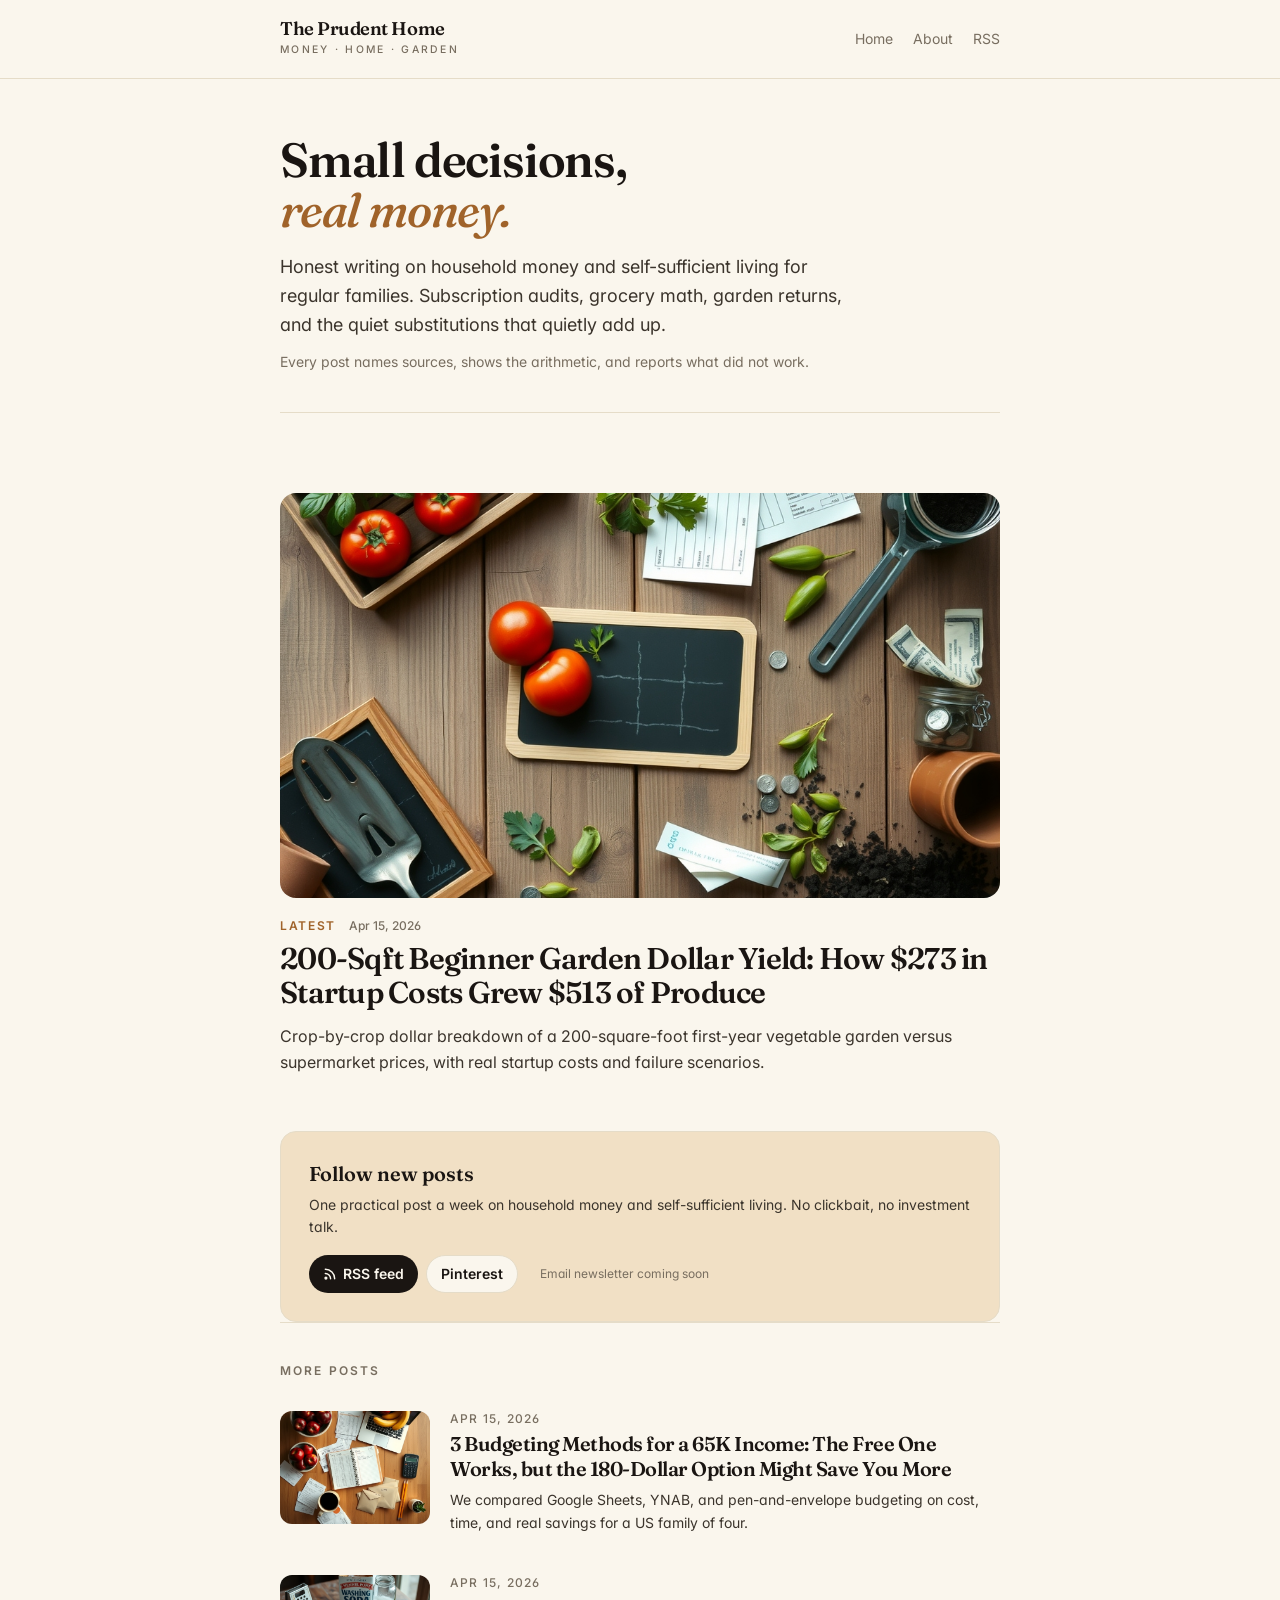
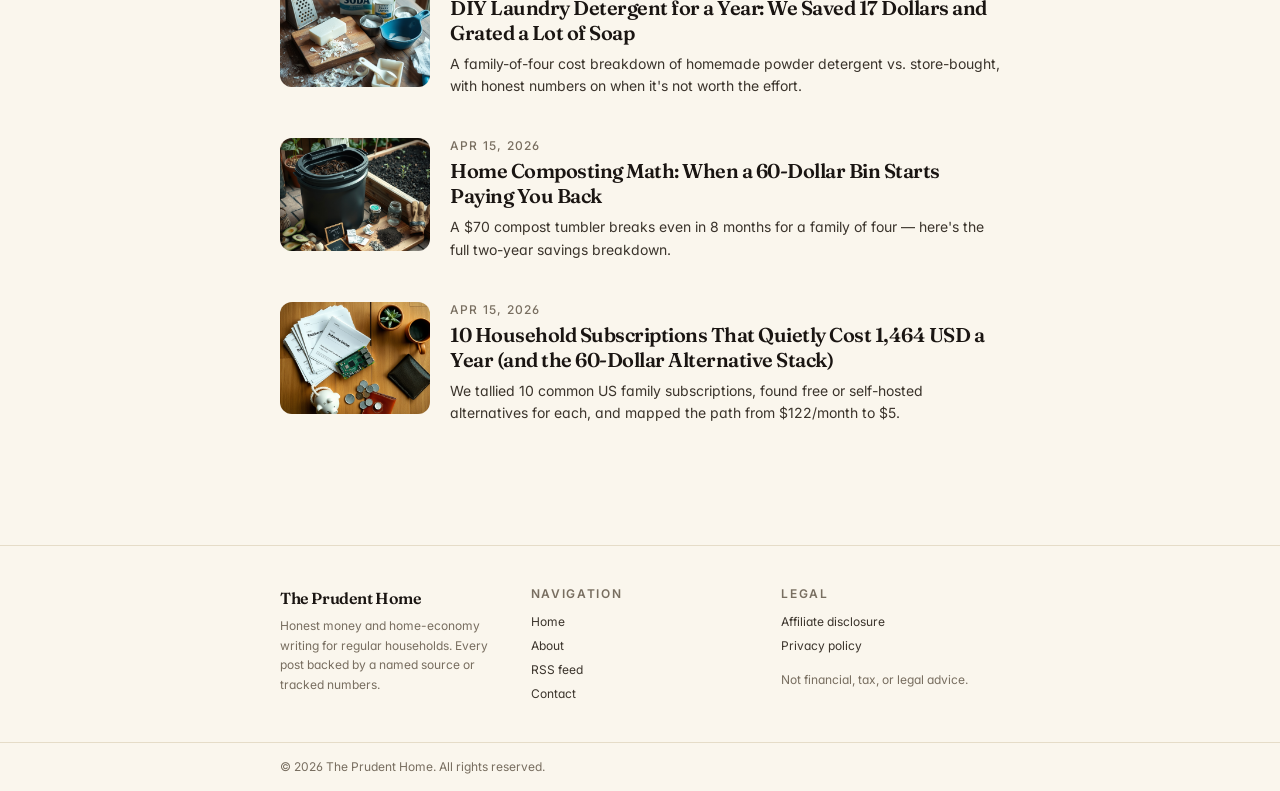
<file: index.html>
<!DOCTYPE html><html lang="en" class="scroll-smooth"> <head><meta charset="utf-8"><meta name="viewport" content="width=device-width, initial-scale=1"><meta name="description" content="Practical money-saving and self-sufficient living for regular households. Real numbers, honest verdicts."><meta property="og:site_name" content="The Prudent Home"><meta property="og:title" content="The Prudent Home — money, home, garden"><meta property="og:description" content="Practical money-saving and self-sufficient living for regular households. Real numbers, honest verdicts."><meta property="og:type" content="website"><meta property="og:url" content="https://theprudenthome.github.io/"><meta name="twitter:card" content="summary_large_image"><meta name="twitter:title" content="The Prudent Home — money, home, garden"><meta name="twitter:description" content="Practical money-saving and self-sufficient living for regular households. Real numbers, honest verdicts."><meta name="p:domain_verify" content="9ee6adf73696bf512517238aac74f80d"><link rel="canonical" href="https://theprudenthome.github.io/"><link rel="alternate" type="application/rss+xml" title="The Prudent Home — money, home, garden" href="/rss.xml"><link rel="preconnect" href="https://fonts.googleapis.com"><link rel="preconnect" href="https://fonts.gstatic.com" crossorigin><link rel="stylesheet" href="https://fonts.googleapis.com/css2?family=Fraunces:opsz,wght@9..144,400;9..144,500;9..144,600;9..144,700&family=Inter:wght@400;500;600;700&display=swap"><title>The Prudent Home — money, home, garden</title><link rel="stylesheet" href="/_astro/BaseLayout.CvvIse53.css"></head> <body class="min-h-screen antialiased"> <header class="border-b border-[color:var(--color-rule)] dark:border-[color:var(--color-rule-dark)]"> <div class="mx-auto max-w-3xl px-5 sm:px-6 py-5 flex items-center justify-between gap-4"> <a href="/" class="group no-underline"> <span class="block font-serif text-[1.15rem] font-semibold tracking-tight leading-none text-[color:var(--color-ink)] dark:text-[color:var(--color-ink-dark)] group-hover:text-[color:var(--color-accent)] transition-colors">
The Prudent Home
</span> <span class="block mt-1 text-[0.65rem] font-medium tracking-[0.22em] uppercase text-[color:var(--color-muted)] dark:text-[color:var(--color-muted-dark)]">
money &middot; home &middot; garden
</span> </a> <nav class="flex items-center gap-5 text-sm text-[color:var(--color-muted)] dark:text-[color:var(--color-muted-dark)]" aria-label="Primary"> <a href="/" class="hover:text-[color:var(--color-accent)] transition-colors no-underline">Home</a> <a href="/about" class="hover:text-[color:var(--color-accent)] transition-colors no-underline">About</a> <a href="/rss.xml" class="hover:text-[color:var(--color-accent)] transition-colors no-underline">RSS</a> </nav> </div> </header> <main class="mx-auto max-w-3xl px-5 sm:px-6 py-10 sm:py-14">  <section class="mb-14 sm:mb-20 border-b border-[color:var(--color-rule)] dark:border-[color:var(--color-rule-dark)] pb-10"> <h1 class="font-serif text-4xl sm:text-5xl font-semibold tracking-tight leading-[1.05] mb-4 text-[color:var(--color-ink)] dark:text-[color:var(--color-ink-dark)]">
Small decisions,<br><em class="italic font-medium text-[color:var(--color-accent)]">real money.</em> </h1> <p class="text-base sm:text-lg text-[color:var(--color-ink-soft)] dark:text-[color:var(--color-muted-dark)] leading-relaxed max-w-xl">
Honest writing on household money and self-sufficient living for regular families.
      Subscription audits, grocery math, garden returns, and the quiet substitutions that quietly add up.
</p> <p class="mt-3 text-sm text-[color:var(--color-muted)] dark:text-[color:var(--color-muted-dark)]">
Every post names sources, shows the arithmetic, and reports what did not work.
</p> </section> <article class="mb-14 group"> <a href="/posts/2026-04-15-200-sqft-home-garden-dollar-yield/" class="block no-underline"> <div class="mb-5 overflow-hidden rounded-2xl aspect-[16/9] bg-[color:var(--color-accent-soft)] dark:bg-[color:var(--color-accent-soft-dark)]"> <img src="/posts-assets/2026-04-15-200-sqft-home-garden-dollar-yield/hero.jpg" alt="" loading="eager" class="w-full h-full object-cover transition-transform duration-700 group-hover:scale-[1.02]"> </div> <p class="mb-2 text-xs font-semibold tracking-[0.14em] uppercase text-[color:var(--color-accent)]">
Latest
<span class="ml-2 text-[color:var(--color-muted)] font-medium tracking-normal normal-case"> Apr 15, 2026 </span> </p> <h2 class="font-serif text-2xl sm:text-3xl font-semibold tracking-tight leading-[1.15] text-[color:var(--color-ink)] dark:text-[color:var(--color-ink-dark)] group-hover:text-[color:var(--color-accent)] transition-colors"> 200-Sqft Beginner Garden Dollar Yield: How $273 in Startup Costs Grew $513 of Produce </h2> <p class="mt-3 text-[color:var(--color-ink-soft)] dark:text-[color:var(--color-muted-dark)] leading-relaxed"> Crop-by-crop dollar breakdown of a 200-square-foot first-year vegetable garden versus supermarket prices, with real startup costs and failure scenarios. </p> </a> </article><aside class="mt-12 rounded-2xl p-6 sm:p-7 bg-[color:var(--color-accent-soft)] dark:bg-[color:var(--color-accent-soft-dark)] border border-[color:var(--color-rule)] dark:border-[color:var(--color-rule-dark)]"> <h3 class="font-serif text-lg sm:text-xl font-semibold text-[color:var(--color-ink)] dark:text-[color:var(--color-ink-dark)] mb-1.5">
Follow new posts
</h3> <p class="text-sm text-[color:var(--color-ink-soft)] dark:text-[color:var(--color-muted-dark)] mb-4 leading-relaxed">
One practical post a week on household money and self-sufficient living. No clickbait, no investment talk.
</p> <div class="flex flex-wrap gap-2"> <a href="/rss.xml" class="inline-flex items-center gap-1.5 px-3.5 py-2 rounded-full bg-[color:var(--color-ink)] dark:bg-[color:var(--color-ink-dark)] text-[color:var(--color-paper)] dark:text-[color:var(--color-paper-dark)] text-sm font-semibold no-underline hover:opacity-90 transition-opacity"> <svg width="14" height="14" viewBox="0 0 24 24" fill="none" stroke="currentColor" stroke-width="2.5" stroke-linecap="round" aria-hidden="true"><path d="M4 11a9 9 0 0 1 9 9M4 4a16 16 0 0 1 16 16"></path><circle cx="5" cy="19" r="1.5" fill="currentColor"></circle></svg>
RSS feed
</a> <a href="https://www.pinterest.com/petit_endo/" rel="noopener" class="inline-flex items-center gap-1.5 px-3.5 py-2 rounded-full bg-[color:var(--color-paper)] dark:bg-[color:var(--color-paper-dark)] border border-[color:var(--color-rule)] dark:border-[color:var(--color-rule-dark)] text-[color:var(--color-ink)] dark:text-[color:var(--color-ink-dark)] text-sm font-semibold no-underline hover:border-[color:var(--color-accent)] transition-colors">
Pinterest
</a> <span class="inline-flex items-center px-3.5 py-2 text-xs text-[color:var(--color-muted)] dark:text-[color:var(--color-muted-dark)]">
Email newsletter coming soon
</span> </div> </aside> <section class="border-t border-[color:var(--color-rule)] dark:border-[color:var(--color-rule-dark)] pt-10"> <h3 class="mb-8 text-xs font-semibold tracking-[0.18em] uppercase text-[color:var(--color-muted)]">More posts</h3> <ul class="space-y-10"> <li> <a href="/posts/2026-04-15-beginner-budget-spreadsheet-vs-ynab-vs-pen/" class="grid sm:grid-cols-[150px_1fr] gap-5 items-start no-underline group"> <div class="overflow-hidden rounded-xl aspect-[4/3] bg-[color:var(--color-accent-soft)] dark:bg-[color:var(--color-accent-soft-dark)]"> <img src="/posts-assets/2026-04-15-beginner-budget-spreadsheet-vs-ynab-vs-pen/hero.jpg" alt="" loading="lazy" class="w-full h-full object-cover transition-transform duration-500 group-hover:scale-[1.04]"> </div> <div> <time class="block text-xs font-medium tracking-[0.1em] uppercase text-[color:var(--color-muted)]" datetime="2026-04-15T00:00:00.000Z"> Apr 15, 2026 </time> <h3 class="mt-1 font-serif text-xl font-semibold leading-tight tracking-tight text-[color:var(--color-ink)] dark:text-[color:var(--color-ink-dark)] group-hover:text-[color:var(--color-accent)] transition-colors"> 3 Budgeting Methods for a 65K Income: The Free One Works, but the 180-Dollar Option Might Save You More </h3> <p class="mt-2 text-sm text-[color:var(--color-ink-soft)] dark:text-[color:var(--color-muted-dark)] leading-relaxed line-clamp-3"> We compared Google Sheets, YNAB, and pen-and-envelope budgeting on cost, time, and real savings for a US family of four. </p> </div> </a> </li><li> <a href="/posts/2026-04-15-diy-laundry-detergent-vs-brand-1yr/" class="grid sm:grid-cols-[150px_1fr] gap-5 items-start no-underline group"> <div class="overflow-hidden rounded-xl aspect-[4/3] bg-[color:var(--color-accent-soft)] dark:bg-[color:var(--color-accent-soft-dark)]"> <img src="/posts-assets/2026-04-15-diy-laundry-detergent-vs-brand-1yr/hero.jpg" alt="" loading="lazy" class="w-full h-full object-cover transition-transform duration-500 group-hover:scale-[1.04]"> </div> <div> <time class="block text-xs font-medium tracking-[0.1em] uppercase text-[color:var(--color-muted)]" datetime="2026-04-15T00:00:00.000Z"> Apr 15, 2026 </time> <h3 class="mt-1 font-serif text-xl font-semibold leading-tight tracking-tight text-[color:var(--color-ink)] dark:text-[color:var(--color-ink-dark)] group-hover:text-[color:var(--color-accent)] transition-colors"> DIY Laundry Detergent for a Year: We Saved 17 Dollars and Grated a Lot of Soap </h3> <p class="mt-2 text-sm text-[color:var(--color-ink-soft)] dark:text-[color:var(--color-muted-dark)] leading-relaxed line-clamp-3"> A family-of-four cost breakdown of homemade powder detergent vs. store-bought, with honest numbers on when it&#39;s not worth the effort. </p> </div> </a> </li><li> <a href="/posts/2026-04-15-home-composting-roi-60-dollar-bin/" class="grid sm:grid-cols-[150px_1fr] gap-5 items-start no-underline group"> <div class="overflow-hidden rounded-xl aspect-[4/3] bg-[color:var(--color-accent-soft)] dark:bg-[color:var(--color-accent-soft-dark)]"> <img src="/posts-assets/2026-04-15-home-composting-roi-60-dollar-bin/hero.jpg" alt="" loading="lazy" class="w-full h-full object-cover transition-transform duration-500 group-hover:scale-[1.04]"> </div> <div> <time class="block text-xs font-medium tracking-[0.1em] uppercase text-[color:var(--color-muted)]" datetime="2026-04-15T00:00:00.000Z"> Apr 15, 2026 </time> <h3 class="mt-1 font-serif text-xl font-semibold leading-tight tracking-tight text-[color:var(--color-ink)] dark:text-[color:var(--color-ink-dark)] group-hover:text-[color:var(--color-accent)] transition-colors"> Home Composting Math: When a 60-Dollar Bin Starts Paying You Back </h3> <p class="mt-2 text-sm text-[color:var(--color-ink-soft)] dark:text-[color:var(--color-muted-dark)] leading-relaxed line-clamp-3"> A $70 compost tumbler breaks even in 8 months for a family of four — here&#39;s the full two-year savings breakdown. </p> </div> </a> </li><li> <a href="/posts/2026-04-15-household-subscription-audit-2026/" class="grid sm:grid-cols-[150px_1fr] gap-5 items-start no-underline group"> <div class="overflow-hidden rounded-xl aspect-[4/3] bg-[color:var(--color-accent-soft)] dark:bg-[color:var(--color-accent-soft-dark)]"> <img src="/posts-assets/2026-04-15-household-subscription-audit-2026/hero.jpg" alt="" loading="lazy" class="w-full h-full object-cover transition-transform duration-500 group-hover:scale-[1.04]"> </div> <div> <time class="block text-xs font-medium tracking-[0.1em] uppercase text-[color:var(--color-muted)]" datetime="2026-04-15T00:00:00.000Z"> Apr 15, 2026 </time> <h3 class="mt-1 font-serif text-xl font-semibold leading-tight tracking-tight text-[color:var(--color-ink)] dark:text-[color:var(--color-ink-dark)] group-hover:text-[color:var(--color-accent)] transition-colors"> 10 Household Subscriptions That Quietly Cost 1,464 USD a Year (and the 60-Dollar Alternative Stack) </h3> <p class="mt-2 text-sm text-[color:var(--color-ink-soft)] dark:text-[color:var(--color-muted-dark)] leading-relaxed line-clamp-3"> We tallied 10 common US family subscriptions, found free or self-hosted alternatives for each, and mapped the path from $122/month to $5. </p> </div> </a> </li> </ul> </section> </main> <footer class="mt-16 border-t border-[color:var(--color-rule)] dark:border-[color:var(--color-rule-dark)]"> <div class="mx-auto max-w-3xl px-5 sm:px-6 py-10 grid gap-8 sm:grid-cols-3 text-sm"> <div class="sm:col-span-1"> <p class="font-serif text-base font-semibold tracking-tight text-[color:var(--color-ink)] dark:text-[color:var(--color-ink-dark)] mb-1.5">
The Prudent Home
</p> <p class="text-xs text-[color:var(--color-muted)] dark:text-[color:var(--color-muted-dark)] leading-relaxed">
Honest money and home-economy writing for regular households. Every post backed by a named source or tracked numbers.
</p> </div> <nav class="text-xs" aria-label="Navigation"> <p class="font-semibold tracking-[0.14em] uppercase text-[color:var(--color-muted)] mb-3">Navigation</p> <ul class="space-y-2"> <li><a href="/" class="text-[color:var(--color-ink-soft)] dark:text-[color:var(--color-muted-dark)] hover:text-[color:var(--color-accent)] no-underline">Home</a></li> <li><a href="/about" class="text-[color:var(--color-ink-soft)] dark:text-[color:var(--color-muted-dark)] hover:text-[color:var(--color-accent)] no-underline">About</a></li> <li><a href="/rss.xml" class="text-[color:var(--color-ink-soft)] dark:text-[color:var(--color-muted-dark)] hover:text-[color:var(--color-accent)] no-underline">RSS feed</a></li> <li><a href="/contact" class="text-[color:var(--color-ink-soft)] dark:text-[color:var(--color-muted-dark)] hover:text-[color:var(--color-accent)] no-underline">Contact</a></li> </ul> </nav> <nav class="text-xs" aria-label="Legal"> <p class="font-semibold tracking-[0.14em] uppercase text-[color:var(--color-muted)] mb-3">Legal</p> <ul class="space-y-2"> <li><a href="/disclosure" class="text-[color:var(--color-ink-soft)] dark:text-[color:var(--color-muted-dark)] hover:text-[color:var(--color-accent)] no-underline">Affiliate disclosure</a></li> <li><a href="/privacy" class="text-[color:var(--color-ink-soft)] dark:text-[color:var(--color-muted-dark)] hover:text-[color:var(--color-accent)] no-underline">Privacy policy</a></li> </ul> <p class="mt-4 text-[color:var(--color-muted)] leading-relaxed">
Not financial, tax, or legal advice.
</p> </nav> </div> <div class="border-t border-[color:var(--color-rule)] dark:border-[color:var(--color-rule-dark)]"> <div class="mx-auto max-w-3xl px-5 sm:px-6 py-4 text-xs text-[color:var(--color-muted)] dark:text-[color:var(--color-muted-dark)]">
&copy; 2026 The Prudent Home. All rights reserved.
</div> </div> </footer>  </body> </html>
</file>
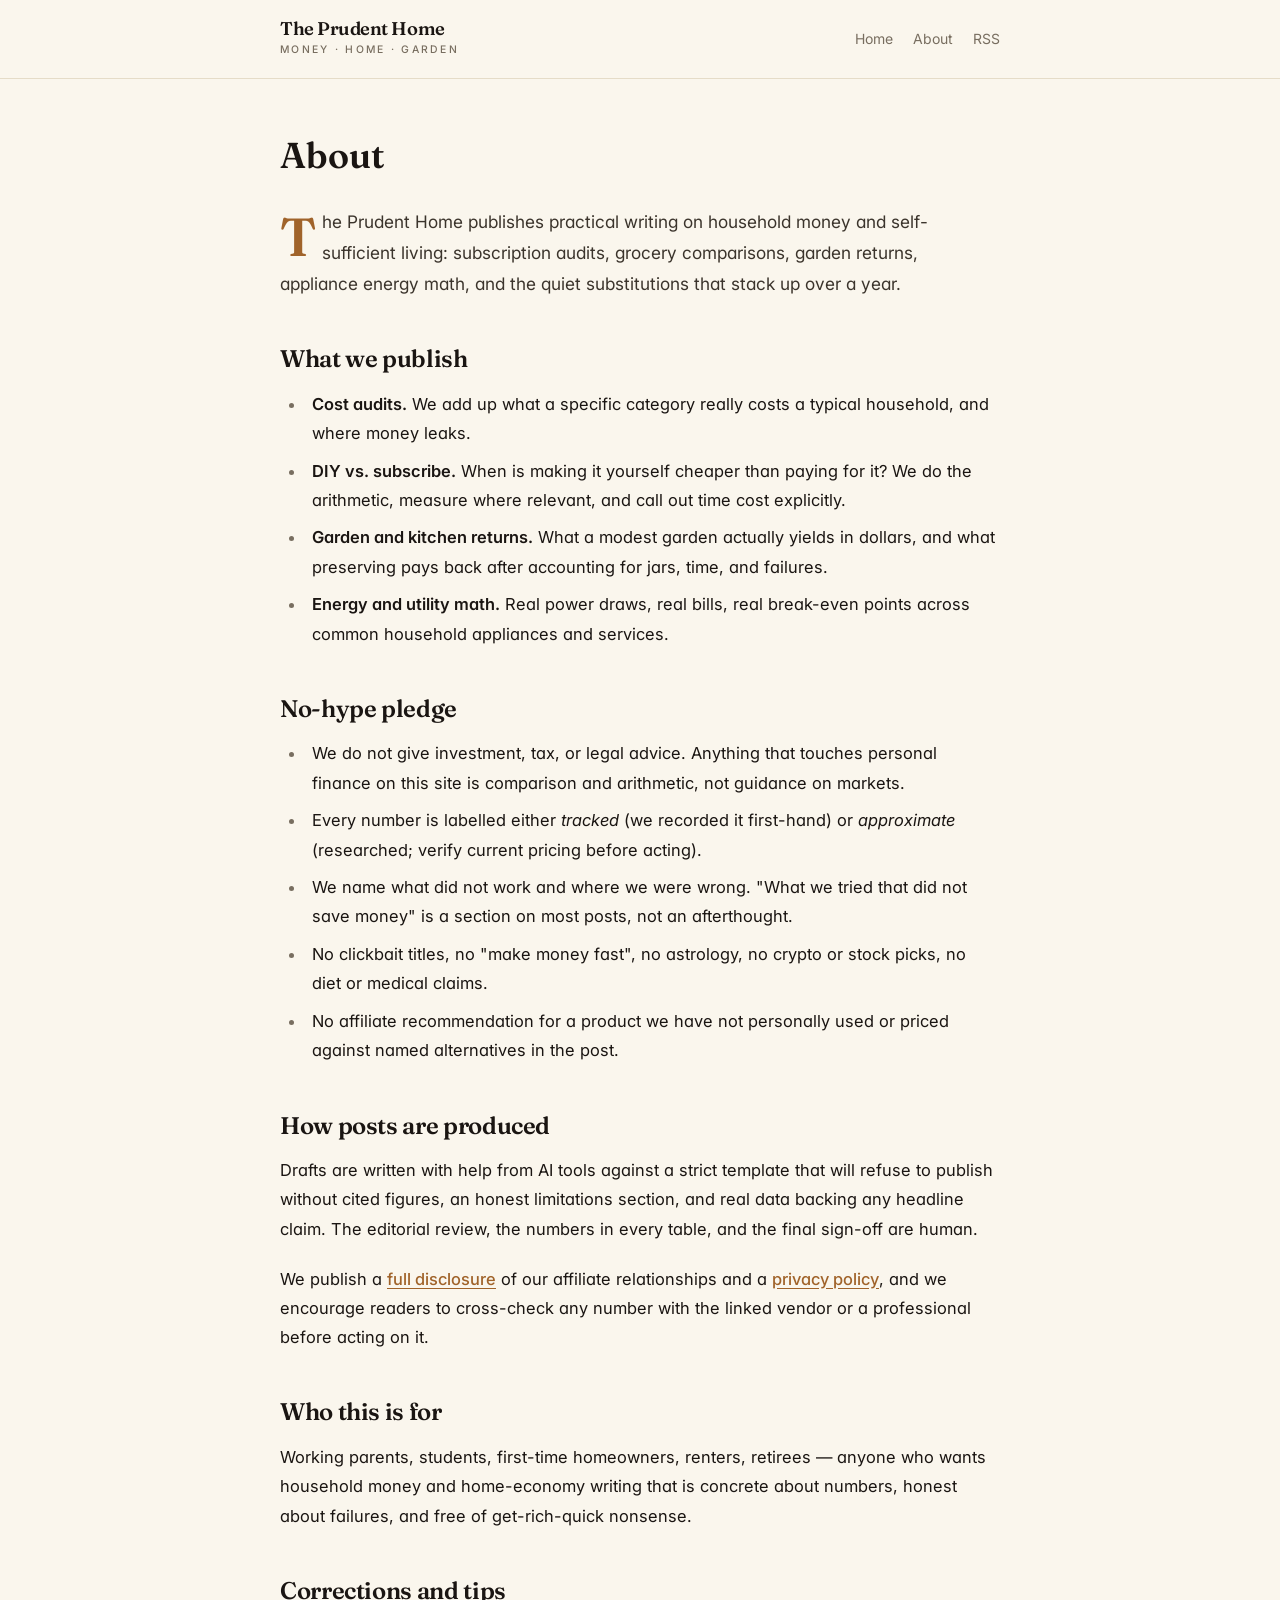
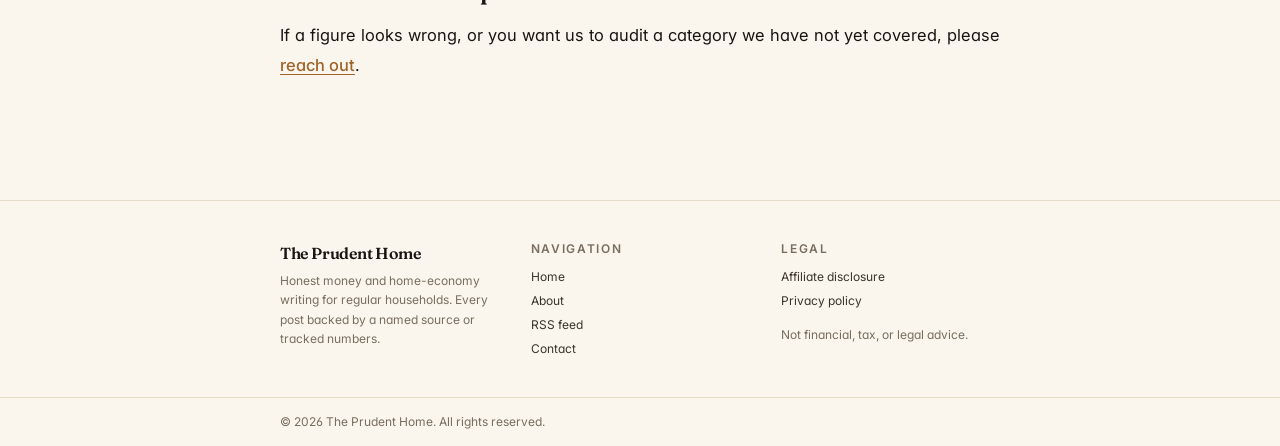
<file: about/index.html>
<!DOCTYPE html><html lang="en" class="scroll-smooth"> <head><meta charset="utf-8"><meta name="viewport" content="width=device-width, initial-scale=1"><meta name="description" content="Who writes The Prudent Home and what we publish."><meta property="og:site_name" content="The Prudent Home"><meta property="og:title" content="About — The Prudent Home"><meta property="og:description" content="Who writes The Prudent Home and what we publish."><meta property="og:type" content="website"><meta property="og:url" content="https://theprudenthome.github.io/about/"><meta name="twitter:card" content="summary_large_image"><meta name="twitter:title" content="About — The Prudent Home"><meta name="twitter:description" content="Who writes The Prudent Home and what we publish."><meta name="p:domain_verify" content="9ee6adf73696bf512517238aac74f80d"><link rel="canonical" href="https://theprudenthome.github.io/about/"><link rel="alternate" type="application/rss+xml" title="About — The Prudent Home" href="/rss.xml"><link rel="preconnect" href="https://fonts.googleapis.com"><link rel="preconnect" href="https://fonts.gstatic.com" crossorigin><link rel="stylesheet" href="https://fonts.googleapis.com/css2?family=Fraunces:opsz,wght@9..144,400;9..144,500;9..144,600;9..144,700&family=Inter:wght@400;500;600;700&display=swap"><title>About — The Prudent Home</title><link rel="stylesheet" href="/_astro/BaseLayout.CvvIse53.css"></head> <body class="min-h-screen antialiased"> <header class="border-b border-[color:var(--color-rule)] dark:border-[color:var(--color-rule-dark)]"> <div class="mx-auto max-w-3xl px-5 sm:px-6 py-5 flex items-center justify-between gap-4"> <a href="/" class="group no-underline"> <span class="block font-serif text-[1.15rem] font-semibold tracking-tight leading-none text-[color:var(--color-ink)] dark:text-[color:var(--color-ink-dark)] group-hover:text-[color:var(--color-accent)] transition-colors">
The Prudent Home
</span> <span class="block mt-1 text-[0.65rem] font-medium tracking-[0.22em] uppercase text-[color:var(--color-muted)] dark:text-[color:var(--color-muted-dark)]">
money &middot; home &middot; garden
</span> </a> <nav class="flex items-center gap-5 text-sm text-[color:var(--color-muted)] dark:text-[color:var(--color-muted-dark)]" aria-label="Primary"> <a href="/" class="hover:text-[color:var(--color-accent)] transition-colors no-underline">Home</a> <a href="/about" class="hover:text-[color:var(--color-accent)] transition-colors no-underline">About</a> <a href="/rss.xml" class="hover:text-[color:var(--color-accent)] transition-colors no-underline">RSS</a> </nav> </div> </header> <main class="mx-auto max-w-3xl px-5 sm:px-6 py-10 sm:py-14">  <article class="prose prose-prudent max-w-none"> <h1 class="font-serif font-semibold">About</h1> <p class="lead">The Prudent Home publishes practical writing on household money and self-sufficient living: subscription audits, grocery comparisons, garden returns, appliance energy math, and the quiet substitutions that stack up over a year.</p> <h2>What we publish</h2> <ul> <li><strong>Cost audits.</strong> We add up what a specific category really costs a typical household, and where money leaks.</li> <li><strong>DIY vs. subscribe.</strong> When is making it yourself cheaper than paying for it? We do the arithmetic, measure where relevant, and call out time cost explicitly.</li> <li><strong>Garden and kitchen returns.</strong> What a modest garden actually yields in dollars, and what preserving pays back after accounting for jars, time, and failures.</li> <li><strong>Energy and utility math.</strong> Real power draws, real bills, real break-even points across common household appliances and services.</li> </ul> <h2>No-hype pledge</h2> <ul> <li>We do not give investment, tax, or legal advice. Anything that touches personal finance on this site is comparison and arithmetic, not guidance on markets.</li> <li>Every number is labelled either <em>tracked</em> (we recorded it first-hand) or <em>approximate</em> (researched; verify current pricing before acting).</li> <li>We name what did not work and where we were wrong. "What we tried that did not save money" is a section on most posts, not an afterthought.</li> <li>No clickbait titles, no "make money fast", no astrology, no crypto or stock picks, no diet or medical claims.</li> <li>No affiliate recommendation for a product we have not personally used or priced against named alternatives in the post.</li> </ul> <h2>How posts are produced</h2> <p>Drafts are written with help from AI tools against a strict template that will refuse to publish without cited figures, an honest limitations section, and real data backing any headline claim. The editorial review, the numbers in every table, and the final sign-off are human.</p> <p>We publish a <a href="/disclosure">full disclosure</a> of our affiliate relationships and a <a href="/privacy">privacy policy</a>, and we encourage readers to cross-check any number with the linked vendor or a professional before acting on it.</p> <h2>Who this is for</h2> <p>Working parents, students, first-time homeowners, renters, retirees — anyone who wants household money and home-economy writing that is concrete about numbers, honest about failures, and free of get-rich-quick nonsense.</p> <h2>Corrections and tips</h2> <p>If a figure looks wrong, or you want us to audit a category we have not yet covered, please <a href="/contact">reach out</a>.</p> </article>  </main> <footer class="mt-16 border-t border-[color:var(--color-rule)] dark:border-[color:var(--color-rule-dark)]"> <div class="mx-auto max-w-3xl px-5 sm:px-6 py-10 grid gap-8 sm:grid-cols-3 text-sm"> <div class="sm:col-span-1"> <p class="font-serif text-base font-semibold tracking-tight text-[color:var(--color-ink)] dark:text-[color:var(--color-ink-dark)] mb-1.5">
The Prudent Home
</p> <p class="text-xs text-[color:var(--color-muted)] dark:text-[color:var(--color-muted-dark)] leading-relaxed">
Honest money and home-economy writing for regular households. Every post backed by a named source or tracked numbers.
</p> </div> <nav class="text-xs" aria-label="Navigation"> <p class="font-semibold tracking-[0.14em] uppercase text-[color:var(--color-muted)] mb-3">Navigation</p> <ul class="space-y-2"> <li><a href="/" class="text-[color:var(--color-ink-soft)] dark:text-[color:var(--color-muted-dark)] hover:text-[color:var(--color-accent)] no-underline">Home</a></li> <li><a href="/about" class="text-[color:var(--color-ink-soft)] dark:text-[color:var(--color-muted-dark)] hover:text-[color:var(--color-accent)] no-underline">About</a></li> <li><a href="/rss.xml" class="text-[color:var(--color-ink-soft)] dark:text-[color:var(--color-muted-dark)] hover:text-[color:var(--color-accent)] no-underline">RSS feed</a></li> <li><a href="/contact" class="text-[color:var(--color-ink-soft)] dark:text-[color:var(--color-muted-dark)] hover:text-[color:var(--color-accent)] no-underline">Contact</a></li> </ul> </nav> <nav class="text-xs" aria-label="Legal"> <p class="font-semibold tracking-[0.14em] uppercase text-[color:var(--color-muted)] mb-3">Legal</p> <ul class="space-y-2"> <li><a href="/disclosure" class="text-[color:var(--color-ink-soft)] dark:text-[color:var(--color-muted-dark)] hover:text-[color:var(--color-accent)] no-underline">Affiliate disclosure</a></li> <li><a href="/privacy" class="text-[color:var(--color-ink-soft)] dark:text-[color:var(--color-muted-dark)] hover:text-[color:var(--color-accent)] no-underline">Privacy policy</a></li> </ul> <p class="mt-4 text-[color:var(--color-muted)] leading-relaxed">
Not financial, tax, or legal advice.
</p> </nav> </div> <div class="border-t border-[color:var(--color-rule)] dark:border-[color:var(--color-rule-dark)]"> <div class="mx-auto max-w-3xl px-5 sm:px-6 py-4 text-xs text-[color:var(--color-muted)] dark:text-[color:var(--color-muted-dark)]">
&copy; 2026 The Prudent Home. All rights reserved.
</div> </div> </footer>  </body> </html>
</file>
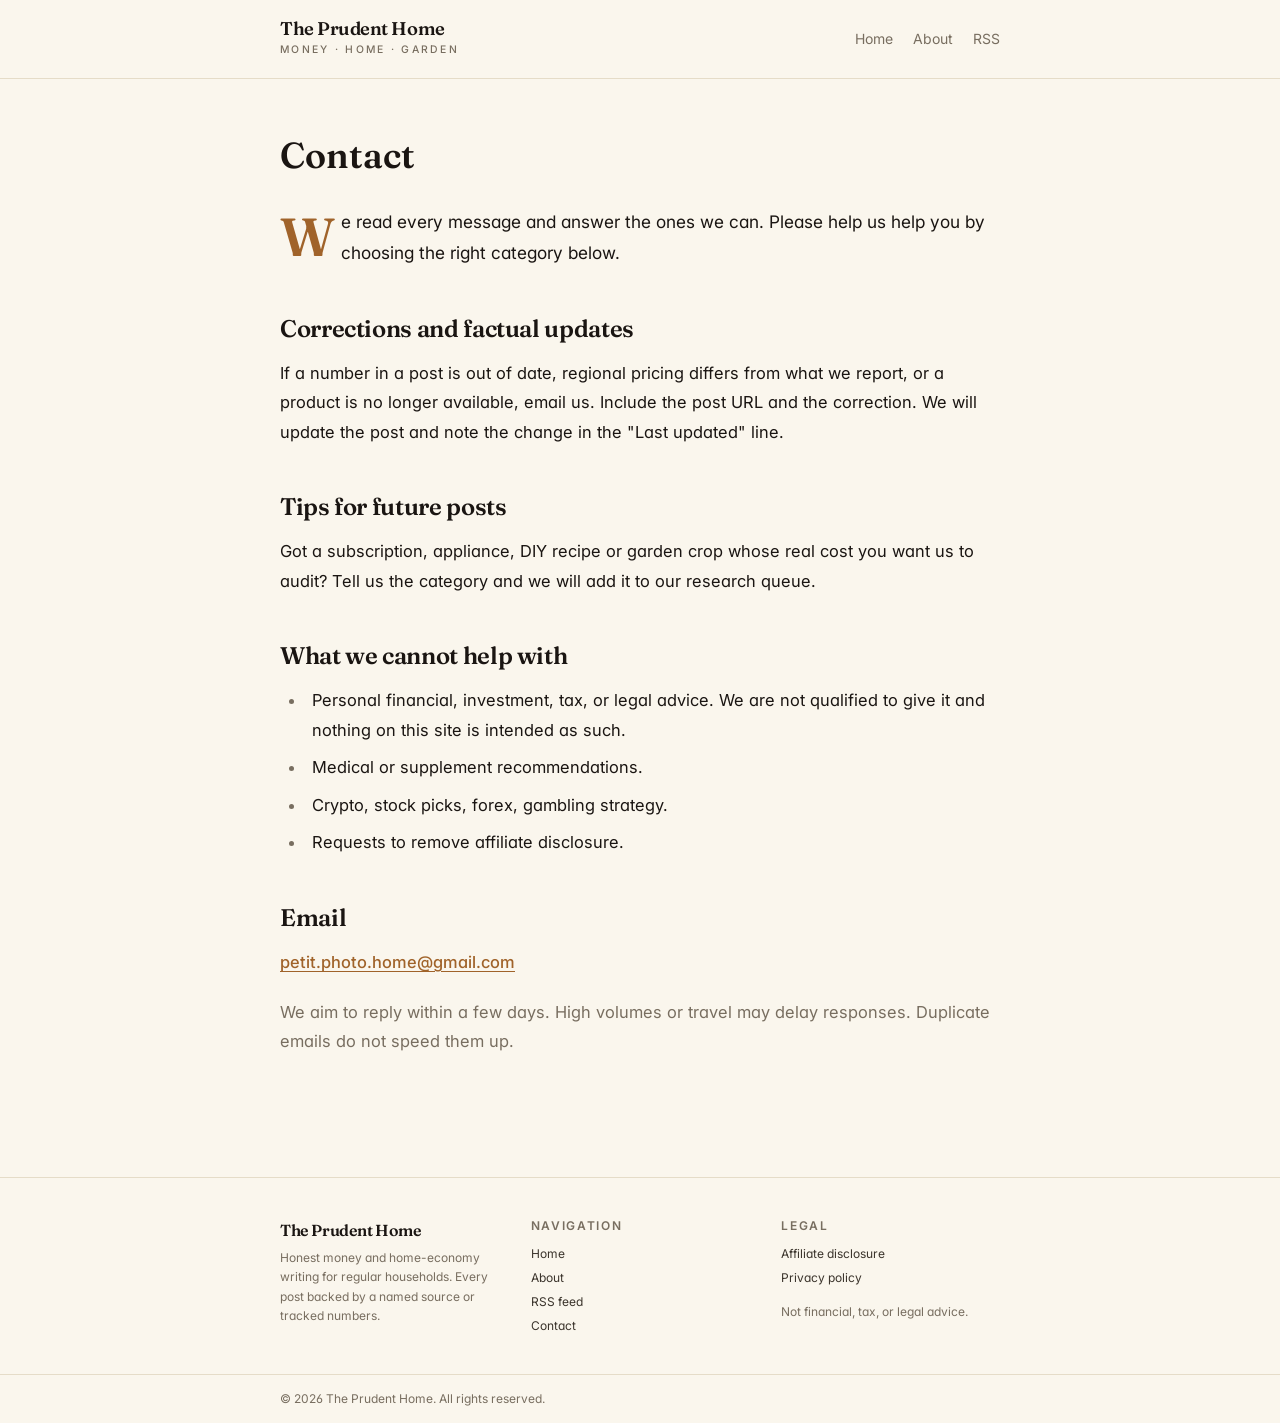
<file: contact/index.html>
<!DOCTYPE html><html lang="en" class="scroll-smooth"> <head><meta charset="utf-8"><meta name="viewport" content="width=device-width, initial-scale=1"><meta name="description" content="Reach The Prudent Home: corrections, tips, or editorial questions."><meta property="og:site_name" content="The Prudent Home"><meta property="og:title" content="Contact — The Prudent Home"><meta property="og:description" content="Reach The Prudent Home: corrections, tips, or editorial questions."><meta property="og:type" content="website"><meta property="og:url" content="https://theprudenthome.github.io/contact/"><meta name="twitter:card" content="summary_large_image"><meta name="twitter:title" content="Contact — The Prudent Home"><meta name="twitter:description" content="Reach The Prudent Home: corrections, tips, or editorial questions."><meta name="p:domain_verify" content="9ee6adf73696bf512517238aac74f80d"><link rel="canonical" href="https://theprudenthome.github.io/contact/"><link rel="alternate" type="application/rss+xml" title="Contact — The Prudent Home" href="/rss.xml"><link rel="preconnect" href="https://fonts.googleapis.com"><link rel="preconnect" href="https://fonts.gstatic.com" crossorigin><link rel="stylesheet" href="https://fonts.googleapis.com/css2?family=Fraunces:opsz,wght@9..144,400;9..144,500;9..144,600;9..144,700&family=Inter:wght@400;500;600;700&display=swap"><title>Contact — The Prudent Home</title><link rel="stylesheet" href="/_astro/BaseLayout.CvvIse53.css"></head> <body class="min-h-screen antialiased"> <header class="border-b border-[color:var(--color-rule)] dark:border-[color:var(--color-rule-dark)]"> <div class="mx-auto max-w-3xl px-5 sm:px-6 py-5 flex items-center justify-between gap-4"> <a href="/" class="group no-underline"> <span class="block font-serif text-[1.15rem] font-semibold tracking-tight leading-none text-[color:var(--color-ink)] dark:text-[color:var(--color-ink-dark)] group-hover:text-[color:var(--color-accent)] transition-colors">
The Prudent Home
</span> <span class="block mt-1 text-[0.65rem] font-medium tracking-[0.22em] uppercase text-[color:var(--color-muted)] dark:text-[color:var(--color-muted-dark)]">
money &middot; home &middot; garden
</span> </a> <nav class="flex items-center gap-5 text-sm text-[color:var(--color-muted)] dark:text-[color:var(--color-muted-dark)]" aria-label="Primary"> <a href="/" class="hover:text-[color:var(--color-accent)] transition-colors no-underline">Home</a> <a href="/about" class="hover:text-[color:var(--color-accent)] transition-colors no-underline">About</a> <a href="/rss.xml" class="hover:text-[color:var(--color-accent)] transition-colors no-underline">RSS</a> </nav> </div> </header> <main class="mx-auto max-w-3xl px-5 sm:px-6 py-10 sm:py-14">  <article class="prose prose-prudent max-w-none"> <h1 class="font-serif font-semibold">Contact</h1> <p>We read every message and answer the ones we can. Please help us help you by choosing the right category below.</p> <h2>Corrections and factual updates</h2> <p>If a number in a post is out of date, regional pricing differs from what we report, or a product is no longer available, email us. Include the post URL and the correction. We will update the post and note the change in the "Last updated" line.</p> <h2>Tips for future posts</h2> <p>Got a subscription, appliance, DIY recipe or garden crop whose real cost you want us to audit? Tell us the category and we will add it to our research queue.</p> <h2>What we cannot help with</h2> <ul> <li>Personal financial, investment, tax, or legal advice. We are not qualified to give it and nothing on this site is intended as such.</li> <li>Medical or supplement recommendations.</li> <li>Crypto, stock picks, forex, gambling strategy.</li> <li>Requests to remove affiliate disclosure.</li> </ul> <h2>Email</h2> <p> <a href="mailto:petit.photo.home@gmail.com?subject=The%20Prudent%20Home%20%E2%80%94%20">petit.photo.home@gmail.com</a> </p> <p class="text-[color:var(--color-muted)] text-sm">We aim to reply within a few days. High volumes or travel may delay responses. Duplicate emails do not speed them up.</p> </article>  </main> <footer class="mt-16 border-t border-[color:var(--color-rule)] dark:border-[color:var(--color-rule-dark)]"> <div class="mx-auto max-w-3xl px-5 sm:px-6 py-10 grid gap-8 sm:grid-cols-3 text-sm"> <div class="sm:col-span-1"> <p class="font-serif text-base font-semibold tracking-tight text-[color:var(--color-ink)] dark:text-[color:var(--color-ink-dark)] mb-1.5">
The Prudent Home
</p> <p class="text-xs text-[color:var(--color-muted)] dark:text-[color:var(--color-muted-dark)] leading-relaxed">
Honest money and home-economy writing for regular households. Every post backed by a named source or tracked numbers.
</p> </div> <nav class="text-xs" aria-label="Navigation"> <p class="font-semibold tracking-[0.14em] uppercase text-[color:var(--color-muted)] mb-3">Navigation</p> <ul class="space-y-2"> <li><a href="/" class="text-[color:var(--color-ink-soft)] dark:text-[color:var(--color-muted-dark)] hover:text-[color:var(--color-accent)] no-underline">Home</a></li> <li><a href="/about" class="text-[color:var(--color-ink-soft)] dark:text-[color:var(--color-muted-dark)] hover:text-[color:var(--color-accent)] no-underline">About</a></li> <li><a href="/rss.xml" class="text-[color:var(--color-ink-soft)] dark:text-[color:var(--color-muted-dark)] hover:text-[color:var(--color-accent)] no-underline">RSS feed</a></li> <li><a href="/contact" class="text-[color:var(--color-ink-soft)] dark:text-[color:var(--color-muted-dark)] hover:text-[color:var(--color-accent)] no-underline">Contact</a></li> </ul> </nav> <nav class="text-xs" aria-label="Legal"> <p class="font-semibold tracking-[0.14em] uppercase text-[color:var(--color-muted)] mb-3">Legal</p> <ul class="space-y-2"> <li><a href="/disclosure" class="text-[color:var(--color-ink-soft)] dark:text-[color:var(--color-muted-dark)] hover:text-[color:var(--color-accent)] no-underline">Affiliate disclosure</a></li> <li><a href="/privacy" class="text-[color:var(--color-ink-soft)] dark:text-[color:var(--color-muted-dark)] hover:text-[color:var(--color-accent)] no-underline">Privacy policy</a></li> </ul> <p class="mt-4 text-[color:var(--color-muted)] leading-relaxed">
Not financial, tax, or legal advice.
</p> </nav> </div> <div class="border-t border-[color:var(--color-rule)] dark:border-[color:var(--color-rule-dark)]"> <div class="mx-auto max-w-3xl px-5 sm:px-6 py-4 text-xs text-[color:var(--color-muted)] dark:text-[color:var(--color-muted-dark)]">
&copy; 2026 The Prudent Home. All rights reserved.
</div> </div> </footer>  </body> </html>
</file>
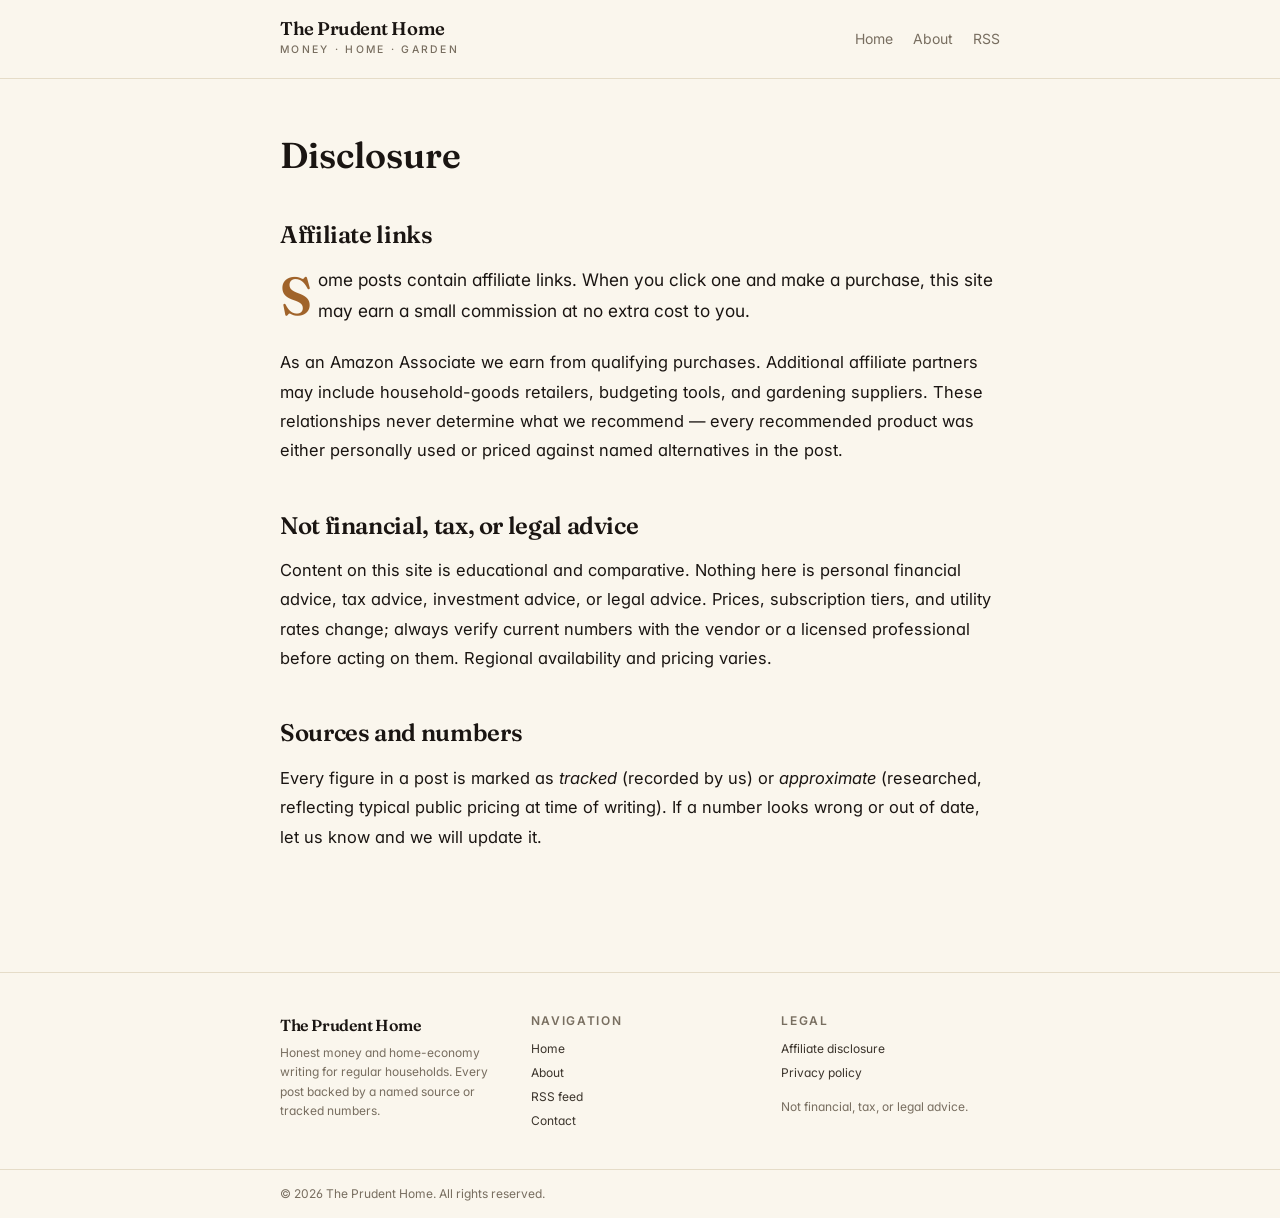
<file: disclosure/index.html>
<!DOCTYPE html><html lang="en" class="scroll-smooth"> <head><meta charset="utf-8"><meta name="viewport" content="width=device-width, initial-scale=1"><meta name="description" content="Practical money-saving and self-sufficient living for regular households. Real numbers, honest verdicts."><meta property="og:site_name" content="The Prudent Home"><meta property="og:title" content="Disclosure — The Prudent Home"><meta property="og:description" content="Practical money-saving and self-sufficient living for regular households. Real numbers, honest verdicts."><meta property="og:type" content="website"><meta property="og:url" content="https://theprudenthome.github.io/disclosure/"><meta name="twitter:card" content="summary_large_image"><meta name="twitter:title" content="Disclosure — The Prudent Home"><meta name="twitter:description" content="Practical money-saving and self-sufficient living for regular households. Real numbers, honest verdicts."><meta name="p:domain_verify" content="9ee6adf73696bf512517238aac74f80d"><link rel="canonical" href="https://theprudenthome.github.io/disclosure/"><link rel="alternate" type="application/rss+xml" title="Disclosure — The Prudent Home" href="/rss.xml"><link rel="preconnect" href="https://fonts.googleapis.com"><link rel="preconnect" href="https://fonts.gstatic.com" crossorigin><link rel="stylesheet" href="https://fonts.googleapis.com/css2?family=Fraunces:opsz,wght@9..144,400;9..144,500;9..144,600;9..144,700&family=Inter:wght@400;500;600;700&display=swap"><title>Disclosure — The Prudent Home</title><link rel="stylesheet" href="/_astro/BaseLayout.CvvIse53.css"></head> <body class="min-h-screen antialiased"> <header class="border-b border-[color:var(--color-rule)] dark:border-[color:var(--color-rule-dark)]"> <div class="mx-auto max-w-3xl px-5 sm:px-6 py-5 flex items-center justify-between gap-4"> <a href="/" class="group no-underline"> <span class="block font-serif text-[1.15rem] font-semibold tracking-tight leading-none text-[color:var(--color-ink)] dark:text-[color:var(--color-ink-dark)] group-hover:text-[color:var(--color-accent)] transition-colors">
The Prudent Home
</span> <span class="block mt-1 text-[0.65rem] font-medium tracking-[0.22em] uppercase text-[color:var(--color-muted)] dark:text-[color:var(--color-muted-dark)]">
money &middot; home &middot; garden
</span> </a> <nav class="flex items-center gap-5 text-sm text-[color:var(--color-muted)] dark:text-[color:var(--color-muted-dark)]" aria-label="Primary"> <a href="/" class="hover:text-[color:var(--color-accent)] transition-colors no-underline">Home</a> <a href="/about" class="hover:text-[color:var(--color-accent)] transition-colors no-underline">About</a> <a href="/rss.xml" class="hover:text-[color:var(--color-accent)] transition-colors no-underline">RSS</a> </nav> </div> </header> <main class="mx-auto max-w-3xl px-5 sm:px-6 py-10 sm:py-14">  <article class="prose prose-prudent max-w-none"> <h1 class="font-serif font-semibold">Disclosure</h1> <h2>Affiliate links</h2> <p>Some posts contain affiliate links. When you click one and make a purchase, this site may earn a small commission at no extra cost to you.</p> <p>As an Amazon Associate we earn from qualifying purchases. Additional affiliate partners may include household-goods retailers, budgeting tools, and gardening suppliers. These relationships never determine what we recommend &mdash; every recommended product was either personally used or priced against named alternatives in the post.</p> <h2>Not financial, tax, or legal advice</h2> <p>Content on this site is educational and comparative. Nothing here is personal financial advice, tax advice, investment advice, or legal advice. Prices, subscription tiers, and utility rates change; always verify current numbers with the vendor or a licensed professional before acting on them. Regional availability and pricing varies.</p> <h2>Sources and numbers</h2> <p>Every figure in a post is marked as <em>tracked</em> (recorded by us) or <em>approximate</em> (researched, reflecting typical public pricing at time of writing). If a number looks wrong or out of date, let us know and we will update it.</p> </article>  </main> <footer class="mt-16 border-t border-[color:var(--color-rule)] dark:border-[color:var(--color-rule-dark)]"> <div class="mx-auto max-w-3xl px-5 sm:px-6 py-10 grid gap-8 sm:grid-cols-3 text-sm"> <div class="sm:col-span-1"> <p class="font-serif text-base font-semibold tracking-tight text-[color:var(--color-ink)] dark:text-[color:var(--color-ink-dark)] mb-1.5">
The Prudent Home
</p> <p class="text-xs text-[color:var(--color-muted)] dark:text-[color:var(--color-muted-dark)] leading-relaxed">
Honest money and home-economy writing for regular households. Every post backed by a named source or tracked numbers.
</p> </div> <nav class="text-xs" aria-label="Navigation"> <p class="font-semibold tracking-[0.14em] uppercase text-[color:var(--color-muted)] mb-3">Navigation</p> <ul class="space-y-2"> <li><a href="/" class="text-[color:var(--color-ink-soft)] dark:text-[color:var(--color-muted-dark)] hover:text-[color:var(--color-accent)] no-underline">Home</a></li> <li><a href="/about" class="text-[color:var(--color-ink-soft)] dark:text-[color:var(--color-muted-dark)] hover:text-[color:var(--color-accent)] no-underline">About</a></li> <li><a href="/rss.xml" class="text-[color:var(--color-ink-soft)] dark:text-[color:var(--color-muted-dark)] hover:text-[color:var(--color-accent)] no-underline">RSS feed</a></li> <li><a href="/contact" class="text-[color:var(--color-ink-soft)] dark:text-[color:var(--color-muted-dark)] hover:text-[color:var(--color-accent)] no-underline">Contact</a></li> </ul> </nav> <nav class="text-xs" aria-label="Legal"> <p class="font-semibold tracking-[0.14em] uppercase text-[color:var(--color-muted)] mb-3">Legal</p> <ul class="space-y-2"> <li><a href="/disclosure" class="text-[color:var(--color-ink-soft)] dark:text-[color:var(--color-muted-dark)] hover:text-[color:var(--color-accent)] no-underline">Affiliate disclosure</a></li> <li><a href="/privacy" class="text-[color:var(--color-ink-soft)] dark:text-[color:var(--color-muted-dark)] hover:text-[color:var(--color-accent)] no-underline">Privacy policy</a></li> </ul> <p class="mt-4 text-[color:var(--color-muted)] leading-relaxed">
Not financial, tax, or legal advice.
</p> </nav> </div> <div class="border-t border-[color:var(--color-rule)] dark:border-[color:var(--color-rule-dark)]"> <div class="mx-auto max-w-3xl px-5 sm:px-6 py-4 text-xs text-[color:var(--color-muted)] dark:text-[color:var(--color-muted-dark)]">
&copy; 2026 The Prudent Home. All rights reserved.
</div> </div> </footer>  </body> </html>
</file>
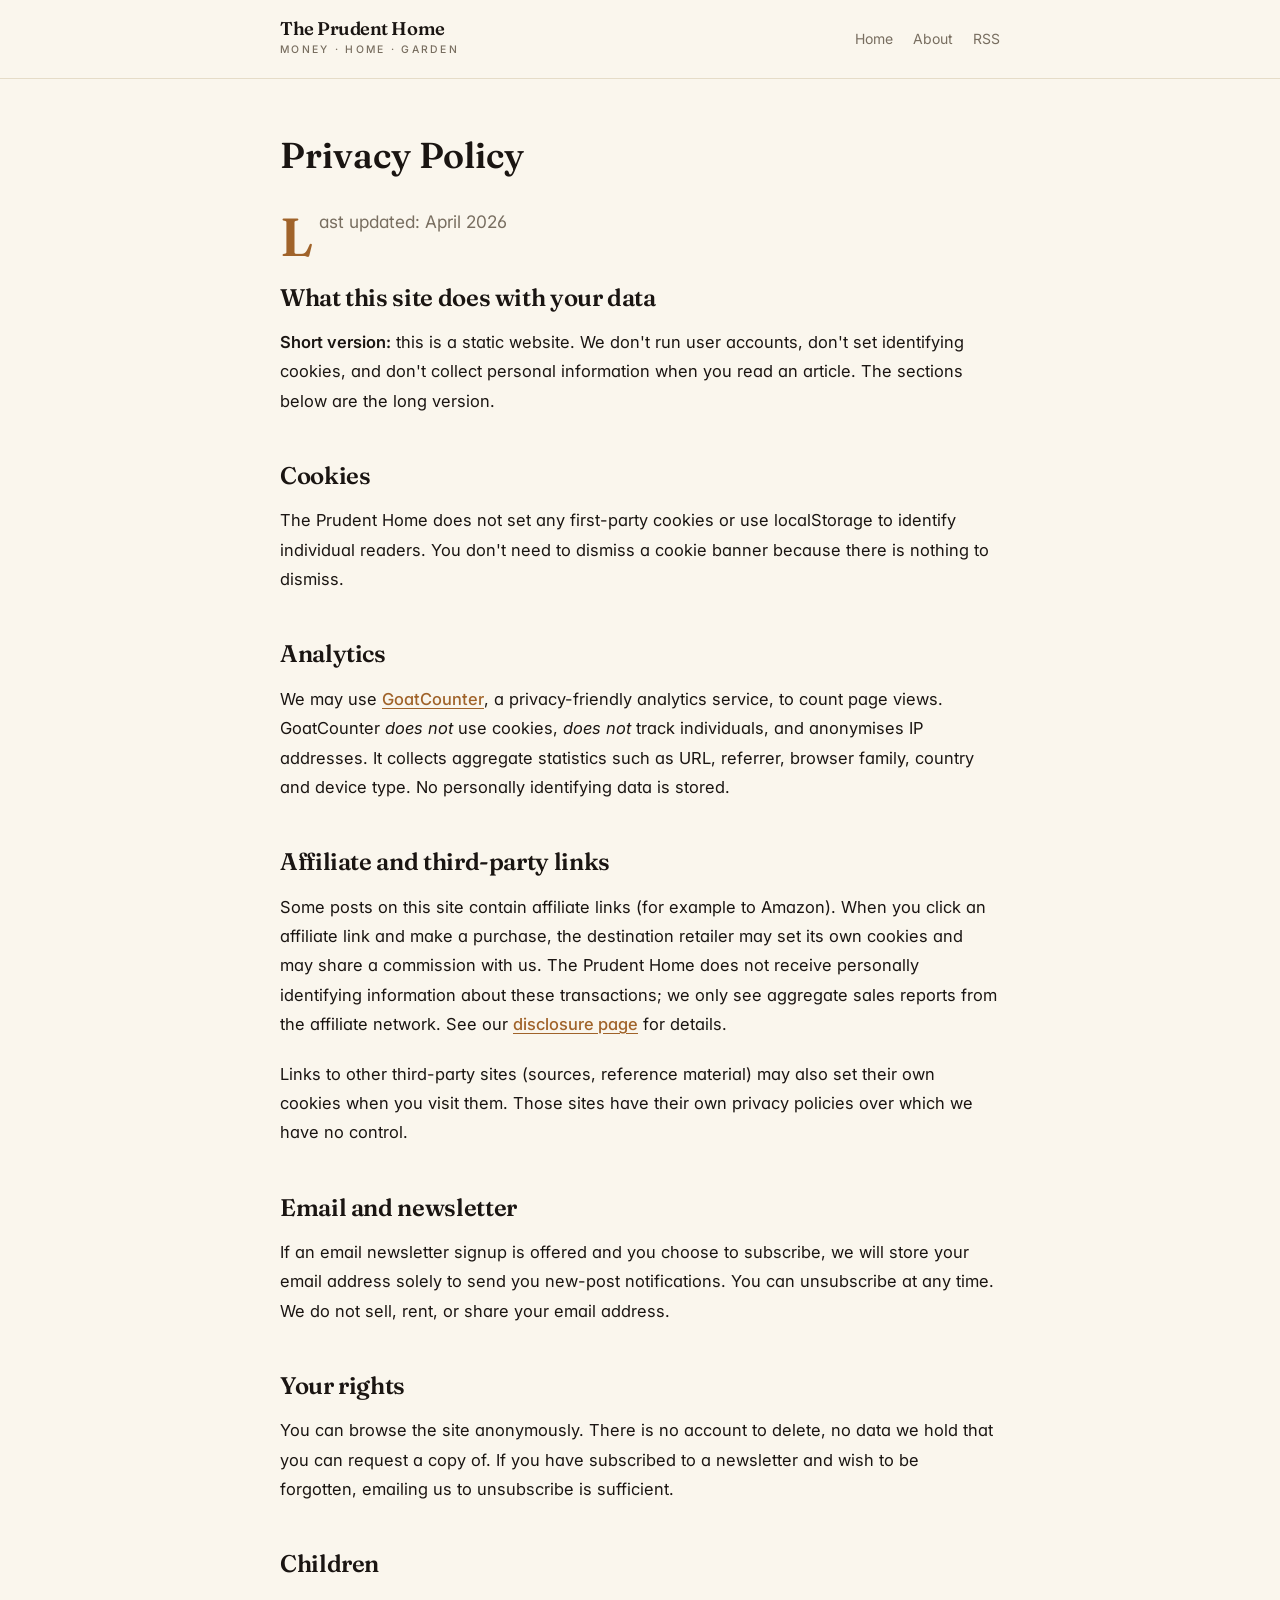
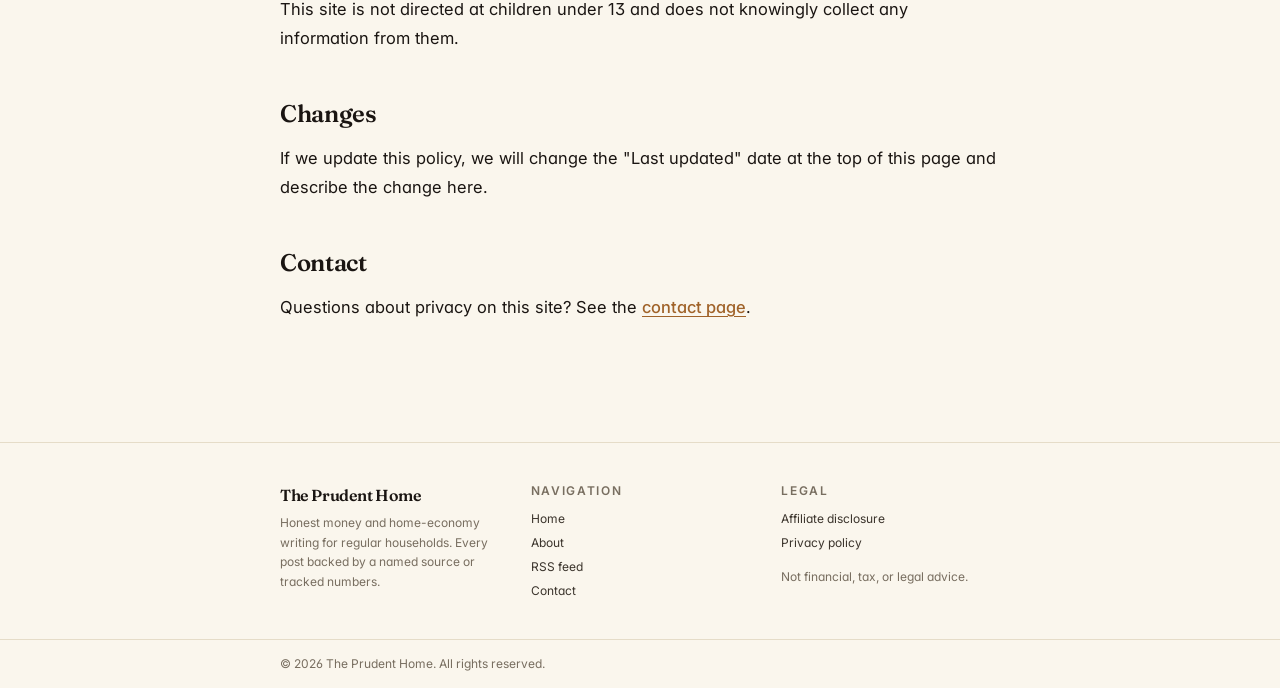
<file: privacy/index.html>
<!DOCTYPE html><html lang="en" class="scroll-smooth"> <head><meta charset="utf-8"><meta name="viewport" content="width=device-width, initial-scale=1"><meta name="description" content="How The Prudent Home handles data, cookies, and analytics."><meta property="og:site_name" content="The Prudent Home"><meta property="og:title" content="Privacy Policy — The Prudent Home"><meta property="og:description" content="How The Prudent Home handles data, cookies, and analytics."><meta property="og:type" content="website"><meta property="og:url" content="https://theprudenthome.github.io/privacy/"><meta name="twitter:card" content="summary_large_image"><meta name="twitter:title" content="Privacy Policy — The Prudent Home"><meta name="twitter:description" content="How The Prudent Home handles data, cookies, and analytics."><meta name="p:domain_verify" content="9ee6adf73696bf512517238aac74f80d"><link rel="canonical" href="https://theprudenthome.github.io/privacy/"><link rel="alternate" type="application/rss+xml" title="Privacy Policy — The Prudent Home" href="/rss.xml"><link rel="preconnect" href="https://fonts.googleapis.com"><link rel="preconnect" href="https://fonts.gstatic.com" crossorigin><link rel="stylesheet" href="https://fonts.googleapis.com/css2?family=Fraunces:opsz,wght@9..144,400;9..144,500;9..144,600;9..144,700&family=Inter:wght@400;500;600;700&display=swap"><title>Privacy Policy — The Prudent Home</title><link rel="stylesheet" href="/_astro/BaseLayout.CvvIse53.css"></head> <body class="min-h-screen antialiased"> <header class="border-b border-[color:var(--color-rule)] dark:border-[color:var(--color-rule-dark)]"> <div class="mx-auto max-w-3xl px-5 sm:px-6 py-5 flex items-center justify-between gap-4"> <a href="/" class="group no-underline"> <span class="block font-serif text-[1.15rem] font-semibold tracking-tight leading-none text-[color:var(--color-ink)] dark:text-[color:var(--color-ink-dark)] group-hover:text-[color:var(--color-accent)] transition-colors">
The Prudent Home
</span> <span class="block mt-1 text-[0.65rem] font-medium tracking-[0.22em] uppercase text-[color:var(--color-muted)] dark:text-[color:var(--color-muted-dark)]">
money &middot; home &middot; garden
</span> </a> <nav class="flex items-center gap-5 text-sm text-[color:var(--color-muted)] dark:text-[color:var(--color-muted-dark)]" aria-label="Primary"> <a href="/" class="hover:text-[color:var(--color-accent)] transition-colors no-underline">Home</a> <a href="/about" class="hover:text-[color:var(--color-accent)] transition-colors no-underline">About</a> <a href="/rss.xml" class="hover:text-[color:var(--color-accent)] transition-colors no-underline">RSS</a> </nav> </div> </header> <main class="mx-auto max-w-3xl px-5 sm:px-6 py-10 sm:py-14">  <article class="prose prose-prudent max-w-none"> <h1 class="font-serif font-semibold">Privacy Policy</h1> <p class="text-[color:var(--color-muted)] text-sm">Last updated: April 2026</p> <h2>What this site does with your data</h2> <p><strong>Short version:</strong> this is a static website. We don't run user accounts, don't set identifying cookies, and don't collect personal information when you read an article. The sections below are the long version.</p> <h2>Cookies</h2> <p>The Prudent Home does not set any first-party cookies or use localStorage to identify individual readers. You don't need to dismiss a cookie banner because there is nothing to dismiss.</p> <h2>Analytics</h2> <p>We may use <a href="https://www.goatcounter.com/" rel="noopener">GoatCounter</a>, a privacy-friendly analytics service, to count page views. GoatCounter <em>does not</em> use cookies, <em>does not</em> track individuals, and anonymises IP addresses. It collects aggregate statistics such as URL, referrer, browser family, country and device type. No personally identifying data is stored.</p> <h2>Affiliate and third-party links</h2> <p>Some posts on this site contain affiliate links (for example to Amazon). When you click an affiliate link and make a purchase, the destination retailer may set its own cookies and may share a commission with us. The Prudent Home does not receive personally identifying information about these transactions; we only see aggregate sales reports from the affiliate network. See our <a href="/disclosure">disclosure page</a> for details.</p> <p>Links to other third-party sites (sources, reference material) may also set their own cookies when you visit them. Those sites have their own privacy policies over which we have no control.</p> <h2>Email and newsletter</h2> <p>If an email newsletter signup is offered and you choose to subscribe, we will store your email address solely to send you new-post notifications. You can unsubscribe at any time. We do not sell, rent, or share your email address.</p> <h2>Your rights</h2> <p>You can browse the site anonymously. There is no account to delete, no data we hold that you can request a copy of. If you have subscribed to a newsletter and wish to be forgotten, emailing us to unsubscribe is sufficient.</p> <h2>Children</h2> <p>This site is not directed at children under 13 and does not knowingly collect any information from them.</p> <h2>Changes</h2> <p>If we update this policy, we will change the "Last updated" date at the top of this page and describe the change here.</p> <h2>Contact</h2> <p>Questions about privacy on this site? See the <a href="/contact">contact page</a>.</p> </article>  </main> <footer class="mt-16 border-t border-[color:var(--color-rule)] dark:border-[color:var(--color-rule-dark)]"> <div class="mx-auto max-w-3xl px-5 sm:px-6 py-10 grid gap-8 sm:grid-cols-3 text-sm"> <div class="sm:col-span-1"> <p class="font-serif text-base font-semibold tracking-tight text-[color:var(--color-ink)] dark:text-[color:var(--color-ink-dark)] mb-1.5">
The Prudent Home
</p> <p class="text-xs text-[color:var(--color-muted)] dark:text-[color:var(--color-muted-dark)] leading-relaxed">
Honest money and home-economy writing for regular households. Every post backed by a named source or tracked numbers.
</p> </div> <nav class="text-xs" aria-label="Navigation"> <p class="font-semibold tracking-[0.14em] uppercase text-[color:var(--color-muted)] mb-3">Navigation</p> <ul class="space-y-2"> <li><a href="/" class="text-[color:var(--color-ink-soft)] dark:text-[color:var(--color-muted-dark)] hover:text-[color:var(--color-accent)] no-underline">Home</a></li> <li><a href="/about" class="text-[color:var(--color-ink-soft)] dark:text-[color:var(--color-muted-dark)] hover:text-[color:var(--color-accent)] no-underline">About</a></li> <li><a href="/rss.xml" class="text-[color:var(--color-ink-soft)] dark:text-[color:var(--color-muted-dark)] hover:text-[color:var(--color-accent)] no-underline">RSS feed</a></li> <li><a href="/contact" class="text-[color:var(--color-ink-soft)] dark:text-[color:var(--color-muted-dark)] hover:text-[color:var(--color-accent)] no-underline">Contact</a></li> </ul> </nav> <nav class="text-xs" aria-label="Legal"> <p class="font-semibold tracking-[0.14em] uppercase text-[color:var(--color-muted)] mb-3">Legal</p> <ul class="space-y-2"> <li><a href="/disclosure" class="text-[color:var(--color-ink-soft)] dark:text-[color:var(--color-muted-dark)] hover:text-[color:var(--color-accent)] no-underline">Affiliate disclosure</a></li> <li><a href="/privacy" class="text-[color:var(--color-ink-soft)] dark:text-[color:var(--color-muted-dark)] hover:text-[color:var(--color-accent)] no-underline">Privacy policy</a></li> </ul> <p class="mt-4 text-[color:var(--color-muted)] leading-relaxed">
Not financial, tax, or legal advice.
</p> </nav> </div> <div class="border-t border-[color:var(--color-rule)] dark:border-[color:var(--color-rule-dark)]"> <div class="mx-auto max-w-3xl px-5 sm:px-6 py-4 text-xs text-[color:var(--color-muted)] dark:text-[color:var(--color-muted-dark)]">
&copy; 2026 The Prudent Home. All rights reserved.
</div> </div> </footer>  </body> </html>
</file>
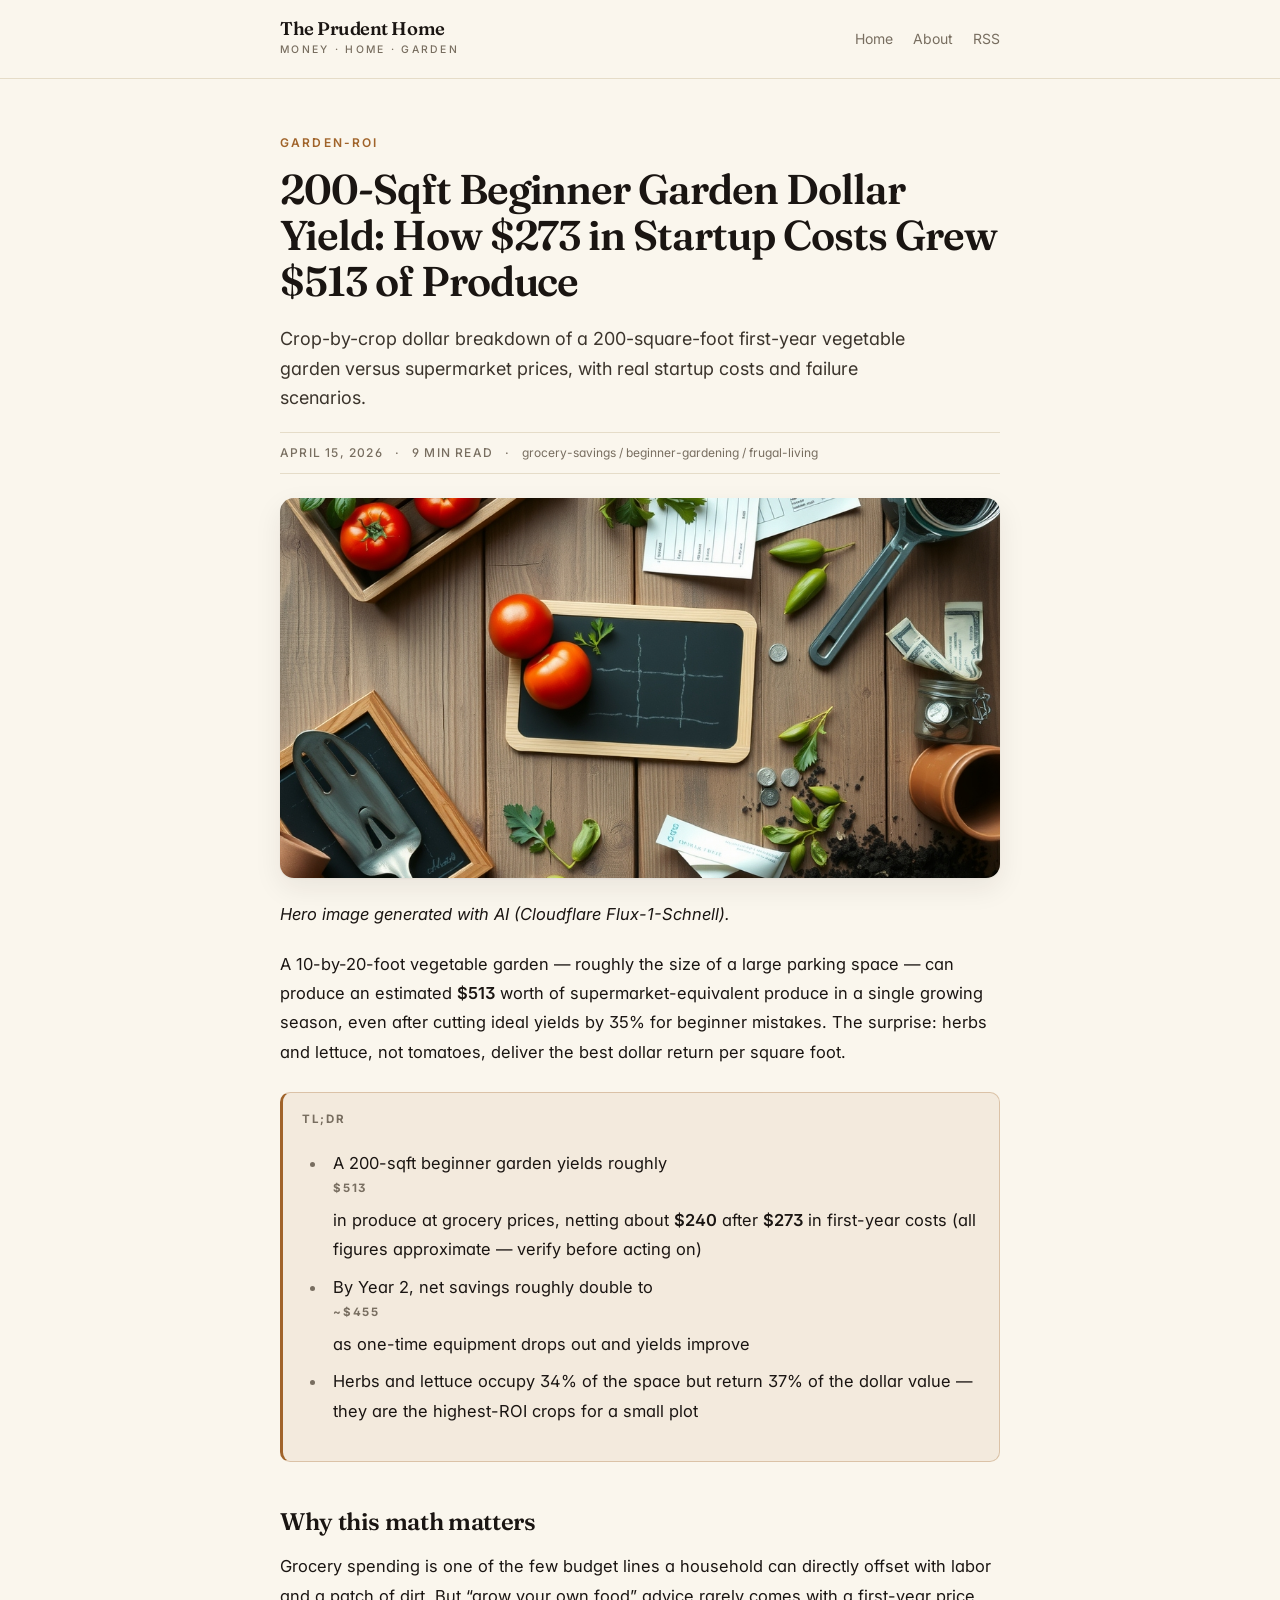
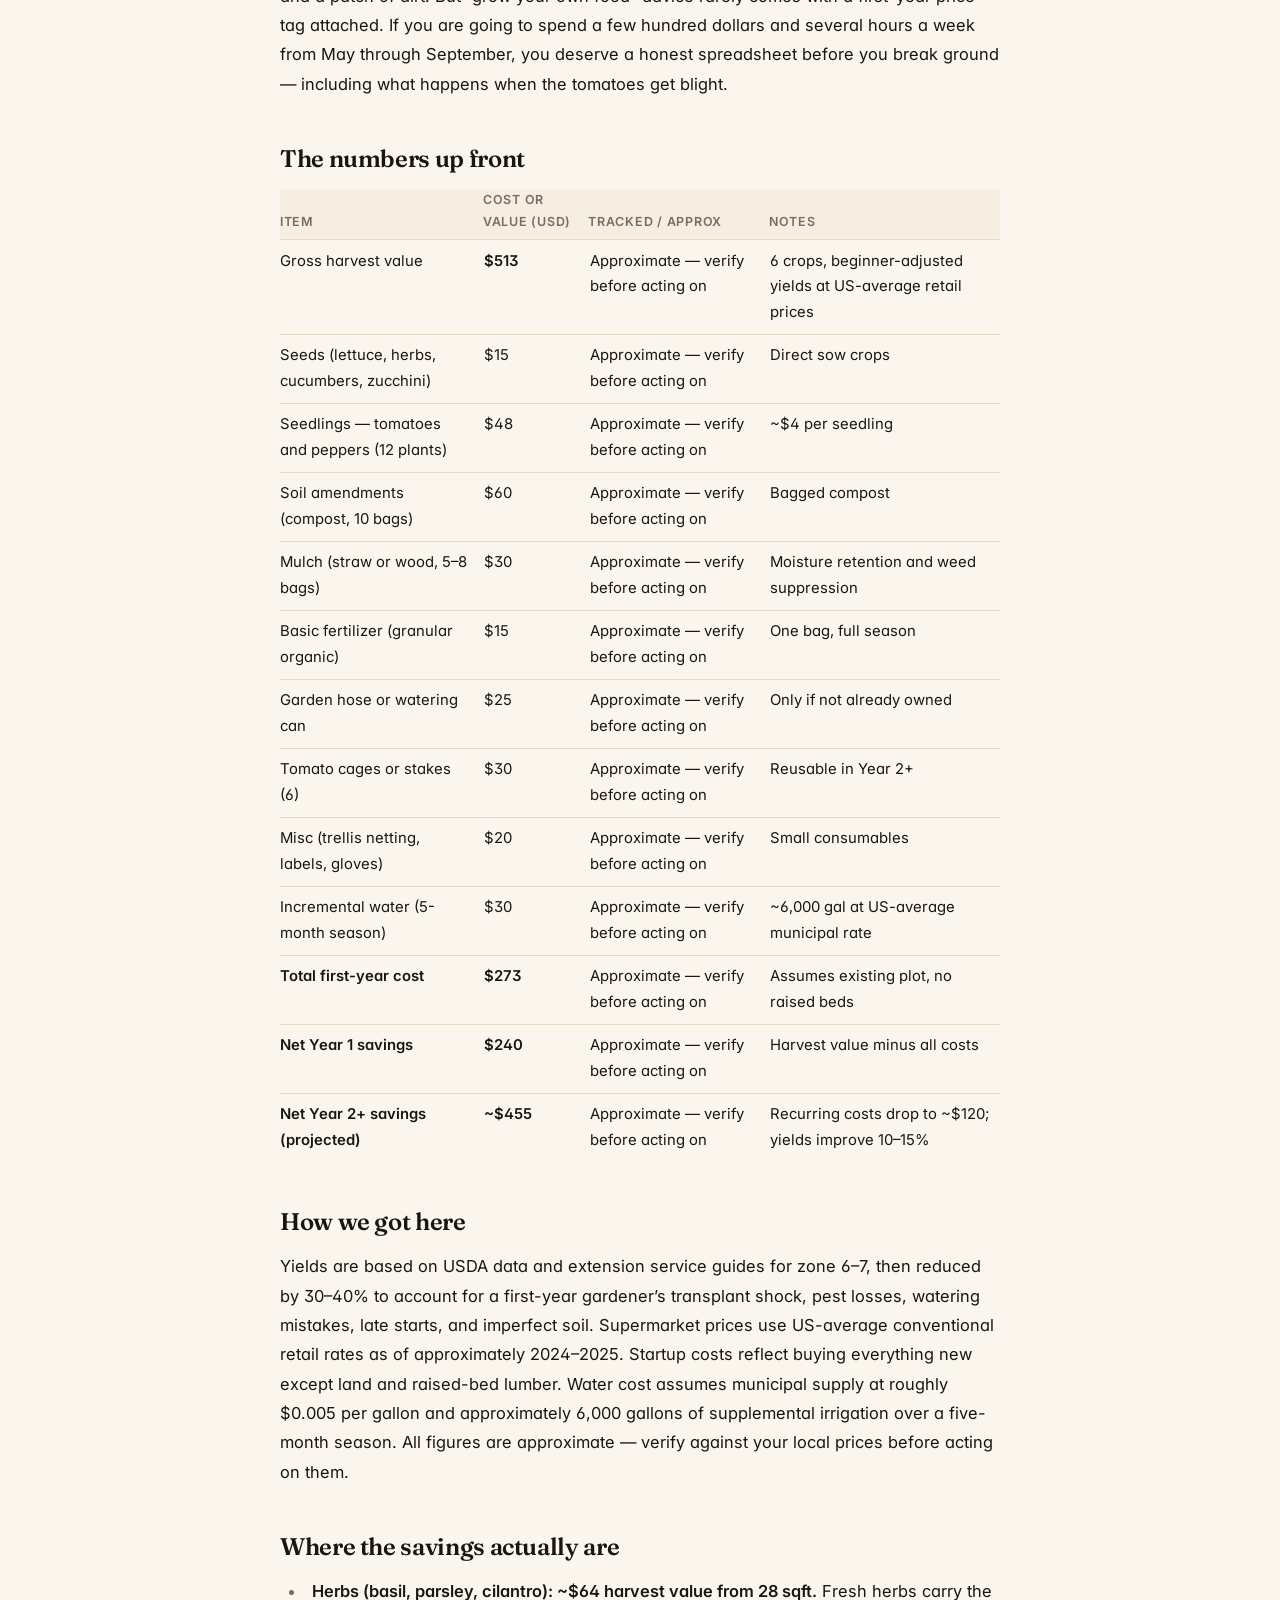
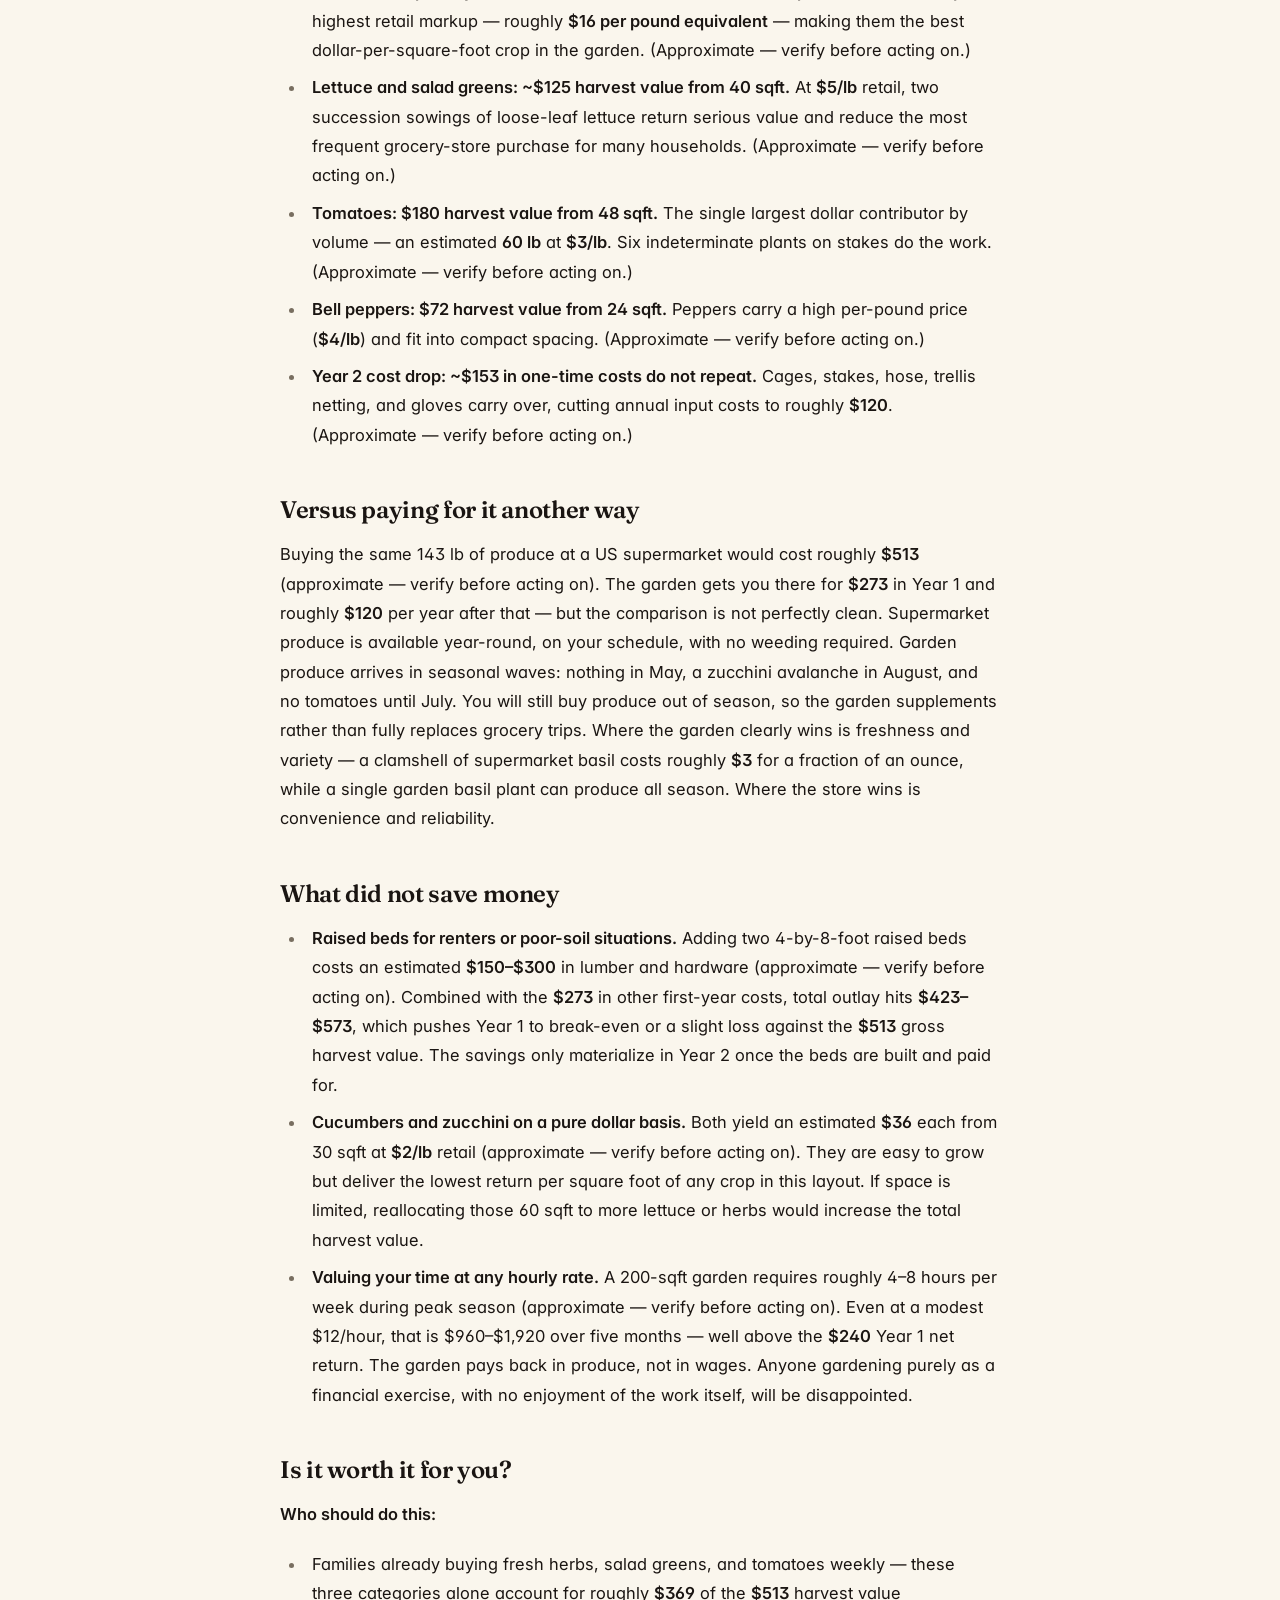
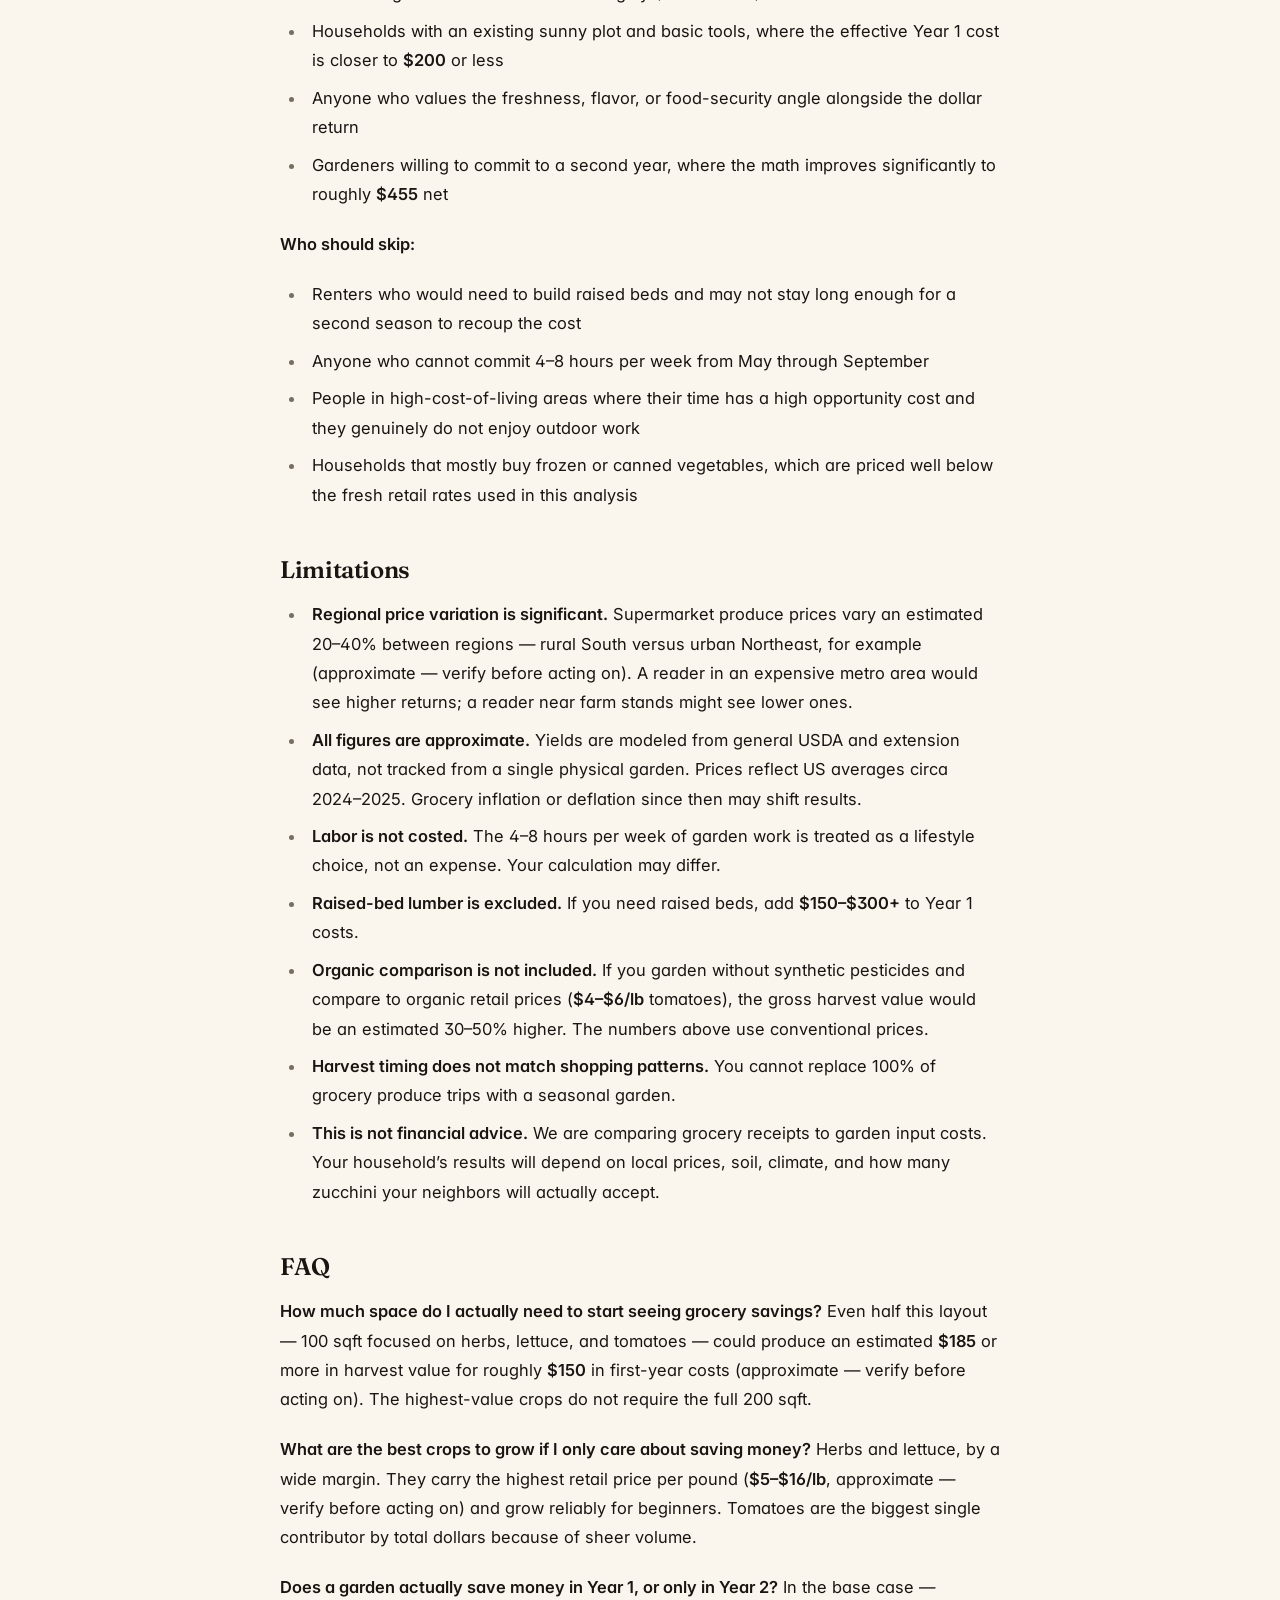
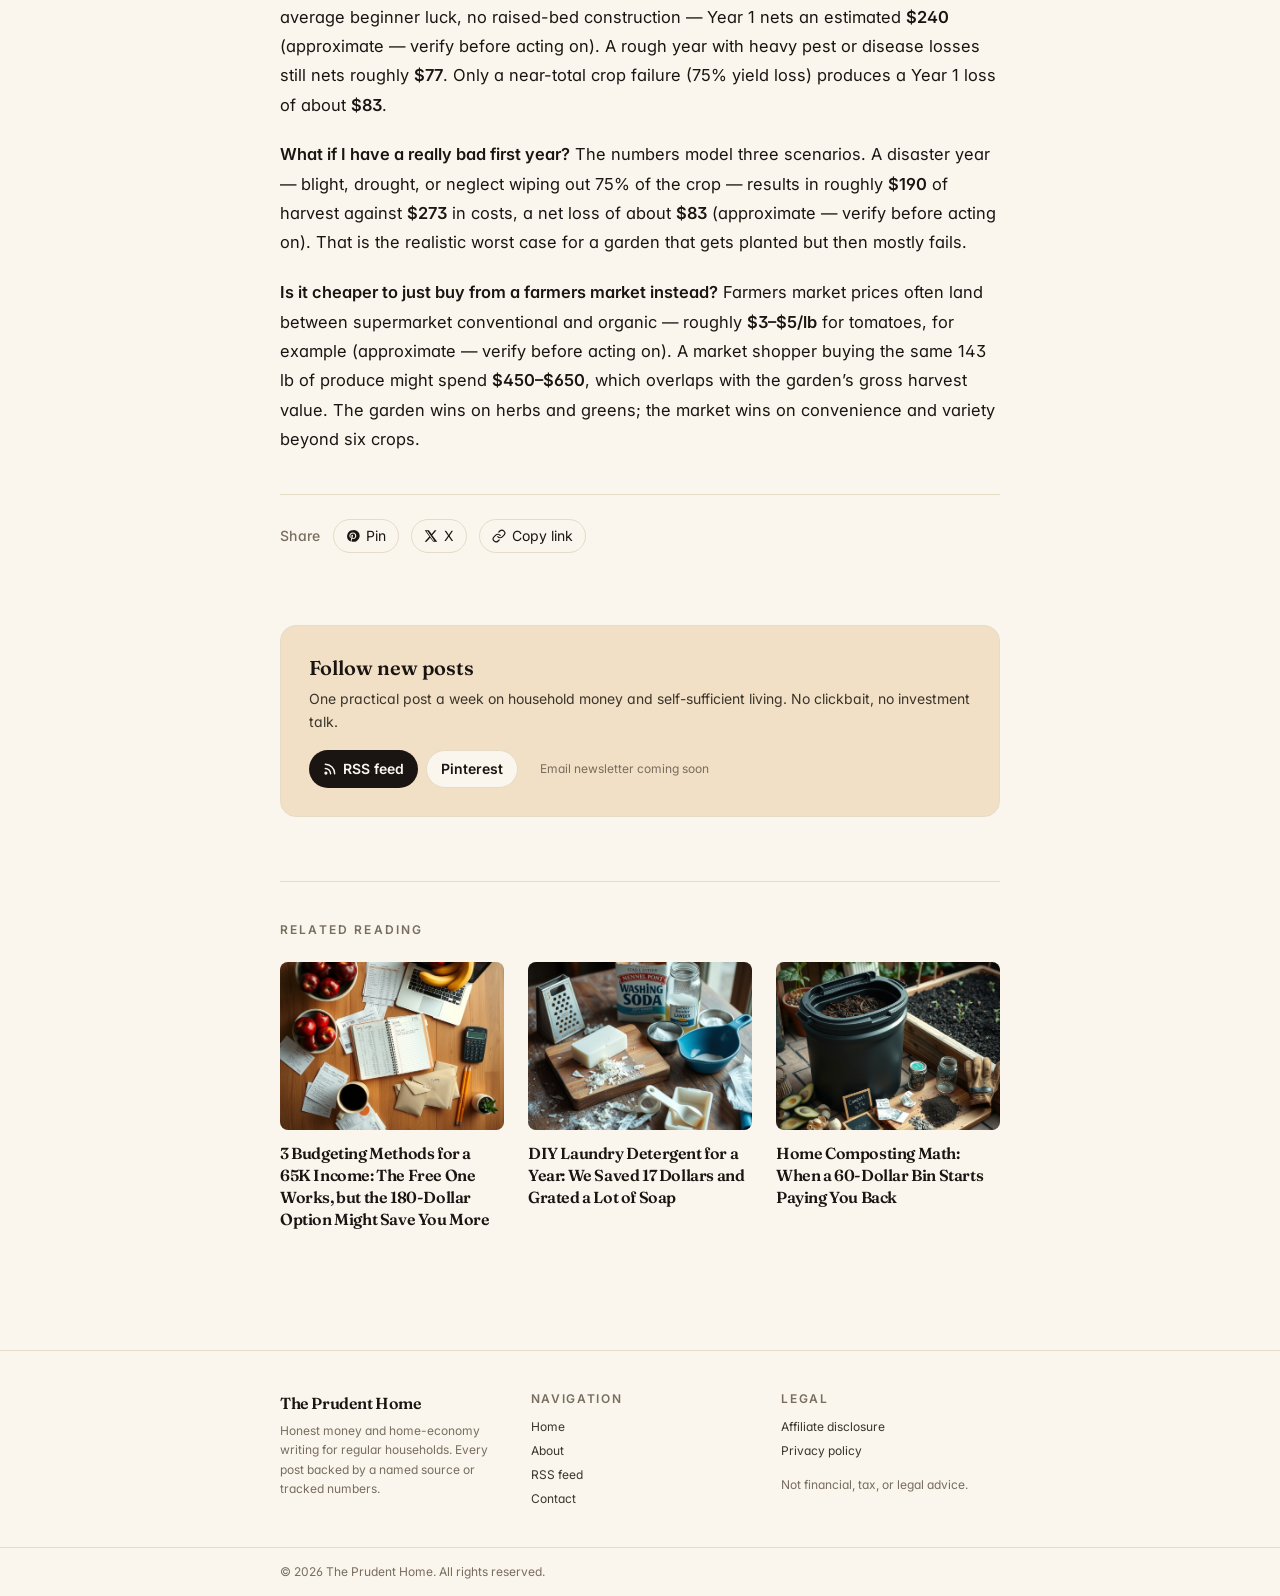
<file: posts/2026-04-15-200-sqft-home-garden-dollar-yield/index.html>
<!DOCTYPE html><html lang="en" class="scroll-smooth"> <head><meta charset="utf-8"><meta name="viewport" content="width=device-width, initial-scale=1"><meta name="description" content="Crop-by-crop dollar breakdown of a 200-square-foot first-year vegetable garden versus supermarket prices, with real startup costs and failure scenarios."><meta property="og:site_name" content="The Prudent Home"><meta property="og:title" content="200-Sqft Beginner Garden Dollar Yield: How $273 in Startup Costs Grew $513 of Produce"><meta property="og:description" content="Crop-by-crop dollar breakdown of a 200-square-foot first-year vegetable garden versus supermarket prices, with real startup costs and failure scenarios."><meta property="og:type" content="article"><meta property="og:url" content="https://theprudenthome.github.io/posts/2026-04-15-200-sqft-home-garden-dollar-yield/"><meta property="og:image" content="https://theprudenthome.github.io/posts-assets/2026-04-15-200-sqft-home-garden-dollar-yield/hero.jpg"><meta property="og:image:width" content="1024"><meta property="og:image:height" content="1024"><meta property="article:published_time" content="2026-04-15T00:00:00.000Z"><meta name="twitter:card" content="summary_large_image"><meta name="twitter:title" content="200-Sqft Beginner Garden Dollar Yield: How $273 in Startup Costs Grew $513 of Produce"><meta name="twitter:description" content="Crop-by-crop dollar breakdown of a 200-square-foot first-year vegetable garden versus supermarket prices, with real startup costs and failure scenarios."><meta name="twitter:image" content="https://theprudenthome.github.io/posts-assets/2026-04-15-200-sqft-home-garden-dollar-yield/hero.jpg"><meta name="p:domain_verify" content="9ee6adf73696bf512517238aac74f80d"><link rel="canonical" href="https://theprudenthome.github.io/posts/2026-04-15-200-sqft-home-garden-dollar-yield/"><link rel="alternate" type="application/rss+xml" title="200-Sqft Beginner Garden Dollar Yield: How $273 in Startup Costs Grew $513 of Produce" href="/rss.xml"><link rel="preconnect" href="https://fonts.googleapis.com"><link rel="preconnect" href="https://fonts.gstatic.com" crossorigin><link rel="stylesheet" href="https://fonts.googleapis.com/css2?family=Fraunces:opsz,wght@9..144,400;9..144,500;9..144,600;9..144,700&family=Inter:wght@400;500;600;700&display=swap"><title>200-Sqft Beginner Garden Dollar Yield: How $273 in Startup Costs Grew $513 of Produce</title><link rel="stylesheet" href="/_astro/BaseLayout.CvvIse53.css"></head> <body class="min-h-screen antialiased"> <header class="border-b border-[color:var(--color-rule)] dark:border-[color:var(--color-rule-dark)]"> <div class="mx-auto max-w-3xl px-5 sm:px-6 py-5 flex items-center justify-between gap-4"> <a href="/" class="group no-underline"> <span class="block font-serif text-[1.15rem] font-semibold tracking-tight leading-none text-[color:var(--color-ink)] dark:text-[color:var(--color-ink-dark)] group-hover:text-[color:var(--color-accent)] transition-colors">
The Prudent Home
</span> <span class="block mt-1 text-[0.65rem] font-medium tracking-[0.22em] uppercase text-[color:var(--color-muted)] dark:text-[color:var(--color-muted-dark)]">
money &middot; home &middot; garden
</span> </a> <nav class="flex items-center gap-5 text-sm text-[color:var(--color-muted)] dark:text-[color:var(--color-muted-dark)]" aria-label="Primary"> <a href="/" class="hover:text-[color:var(--color-accent)] transition-colors no-underline">Home</a> <a href="/about" class="hover:text-[color:var(--color-accent)] transition-colors no-underline">About</a> <a href="/rss.xml" class="hover:text-[color:var(--color-accent)] transition-colors no-underline">RSS</a> </nav> </div> </header> <main class="mx-auto max-w-3xl px-5 sm:px-6 py-10 sm:py-14">  <article class="pb-6"> <p class="mb-4 text-xs font-semibold tracking-[0.18em] uppercase text-[color:var(--color-accent)]"> garden-roi </p> <h1 class="font-serif text-3xl sm:text-[2.6rem] font-semibold leading-[1.1] tracking-tight text-[color:var(--color-ink)] dark:text-[color:var(--color-ink-dark)]"> 200-Sqft Beginner Garden Dollar Yield: How $273 in Startup Costs Grew $513 of Produce </h1> <p class="mt-5 text-lg text-[color:var(--color-ink-soft)] dark:text-[color:var(--color-muted-dark)] leading-relaxed max-w-[60ch]"> Crop-by-crop dollar breakdown of a 200-square-foot first-year vegetable garden versus supermarket prices, with real startup costs and failure scenarios. </p> <div class="mt-5 flex items-center flex-wrap gap-x-3 gap-y-1 text-xs font-medium tracking-[0.1em] uppercase text-[color:var(--color-muted)] dark:text-[color:var(--color-muted-dark)] border-t border-b border-[color:var(--color-rule)] dark:border-[color:var(--color-rule-dark)] py-3 my-6"> <time datetime="2026-04-15T00:00:00.000Z"> April 15, 2026 </time> <span aria-hidden="true">&middot;</span> <span>9 min read</span>  <span aria-hidden="true">&middot;</span> <span class="normal-case tracking-normal font-normal text-[color:var(--color-muted)]"> grocery-savings / beginner-gardening / frugal-living </span>  </div>  <div class="prose prose-prudent max-w-none"> <p><img src="/posts-assets/2026-04-15-200-sqft-home-garden-dollar-yield/hero.jpg" alt="200-Sqft Beginner Garden Dollar Yield: How $273 in Startup Costs Grew $513 of Produce"></p>
<p><em>Hero image generated with AI (Cloudflare Flux-1-Schnell).</em></p>
<p>A 10-by-20-foot vegetable garden — roughly the size of a large parking space — can produce an estimated <strong>$513</strong> worth of supermarket-equivalent produce in a single growing season, even after cutting ideal yields by 35% for beginner mistakes. The surprise: herbs and lettuce, not tomatoes, deliver the best dollar return per square foot.</p>
<div class="tldr"><strong>TL;DR</strong>
<ul>
<li>A 200-sqft beginner garden yields roughly <strong>$513</strong> in produce at grocery prices, netting about <strong>$240</strong> after <strong>$273</strong> in first-year costs (all figures approximate — verify before acting on)</li>
<li>By Year 2, net savings roughly double to <strong>~$455</strong> as one-time equipment drops out and yields improve</li>
<li>Herbs and lettuce occupy 34% of the space but return 37% of the dollar value — they are the highest-ROI crops for a small plot</li>
</ul>
</div>
<h2 id="why-this-math-matters">Why this math matters</h2>
<p>Grocery spending is one of the few budget lines a household can directly offset with labor and a patch of dirt. But “grow your own food” advice rarely comes with a first-year price tag attached. If you are going to spend a few hundred dollars and several hours a week from May through September, you deserve a honest spreadsheet before you break ground — including what happens when the tomatoes get blight.</p>
<h2 id="the-numbers-up-front">The numbers up front</h2>

























































































<table><thead><tr><th>Item</th><th>Cost or Value (USD)</th><th>Tracked / Approx</th><th>Notes</th></tr></thead><tbody><tr><td>Gross harvest value</td><td><strong>$513</strong></td><td>Approximate — verify before acting on</td><td>6 crops, beginner-adjusted yields at US-average retail prices</td></tr><tr><td>Seeds (lettuce, herbs, cucumbers, zucchini)</td><td>$15</td><td>Approximate — verify before acting on</td><td>Direct sow crops</td></tr><tr><td>Seedlings — tomatoes and peppers (12 plants)</td><td>$48</td><td>Approximate — verify before acting on</td><td>~$4 per seedling</td></tr><tr><td>Soil amendments (compost, 10 bags)</td><td>$60</td><td>Approximate — verify before acting on</td><td>Bagged compost</td></tr><tr><td>Mulch (straw or wood, 5–8 bags)</td><td>$30</td><td>Approximate — verify before acting on</td><td>Moisture retention and weed suppression</td></tr><tr><td>Basic fertilizer (granular organic)</td><td>$15</td><td>Approximate — verify before acting on</td><td>One bag, full season</td></tr><tr><td>Garden hose or watering can</td><td>$25</td><td>Approximate — verify before acting on</td><td>Only if not already owned</td></tr><tr><td>Tomato cages or stakes (6)</td><td>$30</td><td>Approximate — verify before acting on</td><td>Reusable in Year 2+</td></tr><tr><td>Misc (trellis netting, labels, gloves)</td><td>$20</td><td>Approximate — verify before acting on</td><td>Small consumables</td></tr><tr><td>Incremental water (5-month season)</td><td>$30</td><td>Approximate — verify before acting on</td><td>~6,000 gal at US-average municipal rate</td></tr><tr><td><strong>Total first-year cost</strong></td><td><strong>$273</strong></td><td>Approximate — verify before acting on</td><td>Assumes existing plot, no raised beds</td></tr><tr><td><strong>Net Year 1 savings</strong></td><td><strong>$240</strong></td><td>Approximate — verify before acting on</td><td>Harvest value minus all costs</td></tr><tr><td><strong>Net Year 2+ savings (projected)</strong></td><td><strong>~$455</strong></td><td>Approximate — verify before acting on</td><td>Recurring costs drop to ~$120; yields improve 10–15%</td></tr></tbody></table>
<h2 id="how-we-got-here">How we got here</h2>
<p>Yields are based on USDA data and extension service guides for zone 6–7, then reduced by 30–40% to account for a first-year gardener’s transplant shock, pest losses, watering mistakes, late starts, and imperfect soil. Supermarket prices use US-average conventional retail rates as of approximately 2024–2025. Startup costs reflect buying everything new except land and raised-bed lumber. Water cost assumes municipal supply at roughly $0.005 per gallon and approximately 6,000 gallons of supplemental irrigation over a five-month season. All figures are approximate — verify against your local prices before acting on them.</p>
<h2 id="where-the-savings-actually-are">Where the savings actually are</h2>
<ul>
<li><strong>Herbs (basil, parsley, cilantro): ~$64 harvest value from 28 sqft.</strong> Fresh herbs carry the highest retail markup — roughly <strong>$16 per pound equivalent</strong> — making them the best dollar-per-square-foot crop in the garden. (Approximate — verify before acting on.)</li>
<li><strong>Lettuce and salad greens: ~$125 harvest value from 40 sqft.</strong> At <strong>$5/lb</strong> retail, two succession sowings of loose-leaf lettuce return serious value and reduce the most frequent grocery-store purchase for many households. (Approximate — verify before acting on.)</li>
<li><strong>Tomatoes: $180 harvest value from 48 sqft.</strong> The single largest dollar contributor by volume — an estimated <strong>60 lb</strong> at <strong>$3/lb</strong>. Six indeterminate plants on stakes do the work. (Approximate — verify before acting on.)</li>
<li><strong>Bell peppers: $72 harvest value from 24 sqft.</strong> Peppers carry a high per-pound price (<strong>$4/lb</strong>) and fit into compact spacing. (Approximate — verify before acting on.)</li>
<li><strong>Year 2 cost drop: ~$153 in one-time costs do not repeat.</strong> Cages, stakes, hose, trellis netting, and gloves carry over, cutting annual input costs to roughly <strong>$120</strong>. (Approximate — verify before acting on.)</li>
</ul>
<h2 id="versus-paying-for-it-another-way">Versus paying for it another way</h2>
<p>Buying the same 143 lb of produce at a US supermarket would cost roughly <strong>$513</strong> (approximate — verify before acting on). The garden gets you there for <strong>$273</strong> in Year 1 and roughly <strong>$120</strong> per year after that — but the comparison is not perfectly clean. Supermarket produce is available year-round, on your schedule, with no weeding required. Garden produce arrives in seasonal waves: nothing in May, a zucchini avalanche in August, and no tomatoes until July. You will still buy produce out of season, so the garden supplements rather than fully replaces grocery trips. Where the garden clearly wins is freshness and variety — a clamshell of supermarket basil costs roughly <strong>$3</strong> for a fraction of an ounce, while a single garden basil plant can produce all season. Where the store wins is convenience and reliability.</p>
<h2 id="what-did-not-save-money">What did not save money</h2>
<ul>
<li><strong>Raised beds for renters or poor-soil situations.</strong> Adding two 4-by-8-foot raised beds costs an estimated <strong>$150–$300</strong> in lumber and hardware (approximate — verify before acting on). Combined with the <strong>$273</strong> in other first-year costs, total outlay hits <strong>$423–$573</strong>, which pushes Year 1 to break-even or a slight loss against the <strong>$513</strong> gross harvest value. The savings only materialize in Year 2 once the beds are built and paid for.</li>
<li><strong>Cucumbers and zucchini on a pure dollar basis.</strong> Both yield an estimated <strong>$36</strong> each from 30 sqft at <strong>$2/lb</strong> retail (approximate — verify before acting on). They are easy to grow but deliver the lowest return per square foot of any crop in this layout. If space is limited, reallocating those 60 sqft to more lettuce or herbs would increase the total harvest value.</li>
<li><strong>Valuing your time at any hourly rate.</strong> A 200-sqft garden requires roughly 4–8 hours per week during peak season (approximate — verify before acting on). Even at a modest $12/hour, that is $960–$1,920 over five months — well above the <strong>$240</strong> Year 1 net return. The garden pays back in produce, not in wages. Anyone gardening purely as a financial exercise, with no enjoyment of the work itself, will be disappointed.</li>
</ul>
<h2 id="is-it-worth-it-for-you">Is it worth it for you?</h2>
<p><strong>Who should do this:</strong></p>
<ul>
<li>Families already buying fresh herbs, salad greens, and tomatoes weekly — these three categories alone account for roughly <strong>$369</strong> of the <strong>$513</strong> harvest value</li>
<li>Households with an existing sunny plot and basic tools, where the effective Year 1 cost is closer to <strong>$200</strong> or less</li>
<li>Anyone who values the freshness, flavor, or food-security angle alongside the dollar return</li>
<li>Gardeners willing to commit to a second year, where the math improves significantly to roughly <strong>$455</strong> net</li>
</ul>
<p><strong>Who should skip:</strong></p>
<ul>
<li>Renters who would need to build raised beds and may not stay long enough for a second season to recoup the cost</li>
<li>Anyone who cannot commit 4–8 hours per week from May through September</li>
<li>People in high-cost-of-living areas where their time has a high opportunity cost and they genuinely do not enjoy outdoor work</li>
<li>Households that mostly buy frozen or canned vegetables, which are priced well below the fresh retail rates used in this analysis</li>
</ul>
<h2 id="limitations">Limitations</h2>
<ul>
<li><strong>Regional price variation is significant.</strong> Supermarket produce prices vary an estimated 20–40% between regions — rural South versus urban Northeast, for example (approximate — verify before acting on). A reader in an expensive metro area would see higher returns; a reader near farm stands might see lower ones.</li>
<li><strong>All figures are approximate.</strong> Yields are modeled from general USDA and extension data, not tracked from a single physical garden. Prices reflect US averages circa 2024–2025. Grocery inflation or deflation since then may shift results.</li>
<li><strong>Labor is not costed.</strong> The 4–8 hours per week of garden work is treated as a lifestyle choice, not an expense. Your calculation may differ.</li>
<li><strong>Raised-bed lumber is excluded.</strong> If you need raised beds, add <strong>$150–$300+</strong> to Year 1 costs.</li>
<li><strong>Organic comparison is not included.</strong> If you garden without synthetic pesticides and compare to organic retail prices (<strong>$4–$6/lb</strong> tomatoes), the gross harvest value would be an estimated 30–50% higher. The numbers above use conventional prices.</li>
<li><strong>Harvest timing does not match shopping patterns.</strong> You cannot replace 100% of grocery produce trips with a seasonal garden.</li>
<li><strong>This is not financial advice.</strong> We are comparing grocery receipts to garden input costs. Your household’s results will depend on local prices, soil, climate, and how many zucchini your neighbors will actually accept.</li>
</ul>
<h2 id="faq">FAQ</h2>
<p><strong>How much space do I actually need to start seeing grocery savings?</strong>
Even half this layout — 100 sqft focused on herbs, lettuce, and tomatoes — could produce an estimated <strong>$185</strong> or more in harvest value for roughly <strong>$150</strong> in first-year costs (approximate — verify before acting on). The highest-value crops do not require the full 200 sqft.</p>
<p><strong>What are the best crops to grow if I only care about saving money?</strong>
Herbs and lettuce, by a wide margin. They carry the highest retail price per pound (<strong>$5–$16/lb</strong>, approximate — verify before acting on) and grow reliably for beginners. Tomatoes are the biggest single contributor by total dollars because of sheer volume.</p>
<p><strong>Does a garden actually save money in Year 1, or only in Year 2?</strong>
In the base case — average beginner luck, no raised-bed construction — Year 1 nets an estimated <strong>$240</strong> (approximate — verify before acting on). A rough year with heavy pest or disease losses still nets roughly <strong>$77</strong>. Only a near-total crop failure (75% yield loss) produces a Year 1 loss of about <strong>$83</strong>.</p>
<p><strong>What if I have a really bad first year?</strong>
The numbers model three scenarios. A disaster year — blight, drought, or neglect wiping out 75% of the crop — results in roughly <strong>$190</strong> of harvest against <strong>$273</strong> in costs, a net loss of about <strong>$83</strong> (approximate — verify before acting on). That is the realistic worst case for a garden that gets planted but then mostly fails.</p>
<p><strong>Is it cheaper to just buy from a farmers market instead?</strong>
Farmers market prices often land between supermarket conventional and organic — roughly <strong>$3–$5/lb</strong> for tomatoes, for example (approximate — verify before acting on). A market shopper buying the same 143 lb of produce might spend <strong>$450–$650</strong>, which overlaps with the garden’s gross harvest value. The garden wins on herbs and greens; the market wins on convenience and variety beyond six crops.</p> </div> <div class="mt-10 pt-6 border-t border-[color:var(--color-rule)] dark:border-[color:var(--color-rule-dark)]"> <div class="flex flex-wrap items-center gap-3 text-sm"> <span class="font-medium tracking-wide text-[color:var(--color-muted)] dark:text-[color:var(--color-muted-dark)]">Share</span> <a href="https://pinterest.com/pin/create/button/?url=https%3A%2F%2Ftheprudenthome.github.io%2Fposts%2F2026-04-15-200-sqft-home-garden-dollar-yield%2F&#38;media=https%3A%2F%2Ftheprudenthome.github.io%2Fposts-assets%2F2026-04-15-200-sqft-home-garden-dollar-yield%2Fhero.jpg&#38;description=Crop-by-crop%20dollar%20breakdown%20of%20a%20200-square-foot%20first-year%20vegetable%20garden%20versus%20supermarket%20prices%2C%20with%20real%20startup%20costs%20and%20failure%20scenarios." target="_blank" rel="noopener" class="inline-flex items-center gap-1.5 px-3 py-1.5 rounded-full bg-[color:var(--color-paper)] dark:bg-[color:var(--color-paper-dark)] border border-[color:var(--color-rule)] dark:border-[color:var(--color-rule-dark)] text-[color:var(--color-ink)] dark:text-[color:var(--color-ink-dark)] no-underline hover:border-[color:var(--color-accent)] transition-colors"> <svg width="14" height="14" viewBox="0 0 24 24" fill="currentColor" aria-hidden="true"><path d="M12 2a10 10 0 0 0-3.64 19.33c-.08-.82-.15-2.07.03-2.96.17-.8 1.08-5.08 1.08-5.08s-.28-.55-.28-1.37c0-1.28.74-2.24 1.67-2.24.79 0 1.17.59 1.17 1.3 0 .79-.5 1.97-.76 3.07-.22.92.46 1.67 1.37 1.67 1.64 0 2.9-1.73 2.9-4.23 0-2.21-1.59-3.76-3.87-3.76-2.64 0-4.19 1.98-4.19 4.03 0 .8.31 1.66.69 2.13.08.09.09.18.07.27-.07.29-.23.93-.26 1.06-.04.17-.13.21-.31.13-1.15-.54-1.87-2.22-1.87-3.57 0-2.91 2.11-5.58 6.09-5.58 3.2 0 5.69 2.28 5.69 5.33 0 3.18-2.01 5.74-4.79 5.74-.93 0-1.81-.48-2.11-1.05l-.57 2.19c-.21.8-.77 1.81-1.14 2.42A10 10 0 1 0 12 2z"></path></svg>
Pin
</a> <a href="https://twitter.com/intent/tweet?text=200-Sqft%20Beginner%20Garden%20Dollar%20Yield%3A%20How%20%24273%20in%20Startup%20Costs%20Grew%20%24513%20of%20Produce&#38;url=https%3A%2F%2Ftheprudenthome.github.io%2Fposts%2F2026-04-15-200-sqft-home-garden-dollar-yield%2F" target="_blank" rel="noopener" class="inline-flex items-center gap-1.5 px-3 py-1.5 rounded-full bg-[color:var(--color-paper)] dark:bg-[color:var(--color-paper-dark)] border border-[color:var(--color-rule)] dark:border-[color:var(--color-rule-dark)] text-[color:var(--color-ink)] dark:text-[color:var(--color-ink-dark)] no-underline hover:border-[color:var(--color-accent)] transition-colors"> <svg width="14" height="14" viewBox="0 0 24 24" fill="currentColor" aria-hidden="true"><path d="M18.244 2H21.5l-7.44 8.501L22.75 22h-6.84l-5.354-6.996L4.4 22H1.144l7.957-9.093L1.25 2h7.022l4.84 6.397L18.244 2zm-2.4 18.097h1.808L6.228 3.8H4.289l11.555 16.297z"></path></svg>
X
</a> <button type="button" data-copy="https://theprudenthome.github.io/posts/2026-04-15-200-sqft-home-garden-dollar-yield/" class="copy-link inline-flex items-center gap-1.5 px-3 py-1.5 rounded-full bg-[color:var(--color-paper)] dark:bg-[color:var(--color-paper-dark)] border border-[color:var(--color-rule)] dark:border-[color:var(--color-rule-dark)] text-[color:var(--color-ink)] dark:text-[color:var(--color-ink-dark)] hover:border-[color:var(--color-accent)] transition-colors cursor-pointer"> <svg width="14" height="14" viewBox="0 0 24 24" fill="none" stroke="currentColor" stroke-width="2" stroke-linecap="round" stroke-linejoin="round" aria-hidden="true"><path d="M10 13a5 5 0 0 0 7.54.54l3-3a5 5 0 0 0-7.07-7.07l-1.72 1.72"></path><path d="M14 11a5 5 0 0 0-7.54-.54l-3 3a5 5 0 0 0 7.07 7.07l1.71-1.71"></path></svg>
Copy link
</button> </div> </div> <script>
  document.querySelectorAll('.copy-link').forEach((btn) => {
    btn.addEventListener('click', async () => {
      const url = btn.getAttribute('data-copy');
      try {
        await navigator.clipboard.writeText(url);
        const original = btn.innerHTML;
        btn.innerHTML = 'Copied';
        setTimeout(() => (btn.innerHTML = original), 1500);
      } catch {}
    });
  });
</script> </article> <aside class="mt-12 rounded-2xl p-6 sm:p-7 bg-[color:var(--color-accent-soft)] dark:bg-[color:var(--color-accent-soft-dark)] border border-[color:var(--color-rule)] dark:border-[color:var(--color-rule-dark)]"> <h3 class="font-serif text-lg sm:text-xl font-semibold text-[color:var(--color-ink)] dark:text-[color:var(--color-ink-dark)] mb-1.5">
Follow new posts
</h3> <p class="text-sm text-[color:var(--color-ink-soft)] dark:text-[color:var(--color-muted-dark)] mb-4 leading-relaxed">
One practical post a week on household money and self-sufficient living. No clickbait, no investment talk.
</p> <div class="flex flex-wrap gap-2"> <a href="/rss.xml" class="inline-flex items-center gap-1.5 px-3.5 py-2 rounded-full bg-[color:var(--color-ink)] dark:bg-[color:var(--color-ink-dark)] text-[color:var(--color-paper)] dark:text-[color:var(--color-paper-dark)] text-sm font-semibold no-underline hover:opacity-90 transition-opacity"> <svg width="14" height="14" viewBox="0 0 24 24" fill="none" stroke="currentColor" stroke-width="2.5" stroke-linecap="round" aria-hidden="true"><path d="M4 11a9 9 0 0 1 9 9M4 4a16 16 0 0 1 16 16"></path><circle cx="5" cy="19" r="1.5" fill="currentColor"></circle></svg>
RSS feed
</a> <a href="https://www.pinterest.com/petit_endo/" rel="noopener" class="inline-flex items-center gap-1.5 px-3.5 py-2 rounded-full bg-[color:var(--color-paper)] dark:bg-[color:var(--color-paper-dark)] border border-[color:var(--color-rule)] dark:border-[color:var(--color-rule-dark)] text-[color:var(--color-ink)] dark:text-[color:var(--color-ink-dark)] text-sm font-semibold no-underline hover:border-[color:var(--color-accent)] transition-colors">
Pinterest
</a> <span class="inline-flex items-center px-3.5 py-2 text-xs text-[color:var(--color-muted)] dark:text-[color:var(--color-muted-dark)]">
Email newsletter coming soon
</span> </div> </aside> <section class="mt-16 pt-10 border-t border-[color:var(--color-rule)] dark:border-[color:var(--color-rule-dark)]"> <h2 class="mb-6 text-xs font-semibold tracking-[0.18em] uppercase text-[color:var(--color-muted)]">Related reading</h2> <ul class="grid sm:grid-cols-3 gap-6"> <li> <a href="/posts/2026-04-15-beginner-budget-spreadsheet-vs-ynab-vs-pen/" class="no-underline group"> <div class="overflow-hidden rounded-lg aspect-[4/3] bg-[color:var(--color-accent-soft)] dark:bg-[color:var(--color-accent-soft-dark)] mb-3"> <img src="/posts-assets/2026-04-15-beginner-budget-spreadsheet-vs-ynab-vs-pen/hero.jpg" alt="" loading="lazy" class="w-full h-full object-cover transition-transform duration-500 group-hover:scale-[1.04]"> </div> <h3 class="font-serif text-base font-semibold leading-snug tracking-tight text-[color:var(--color-ink)] dark:text-[color:var(--color-ink-dark)] group-hover:text-[color:var(--color-accent)] transition-colors"> 3 Budgeting Methods for a 65K Income: The Free One Works, but the 180-Dollar Option Might Save You More </h3> </a> </li><li> <a href="/posts/2026-04-15-diy-laundry-detergent-vs-brand-1yr/" class="no-underline group"> <div class="overflow-hidden rounded-lg aspect-[4/3] bg-[color:var(--color-accent-soft)] dark:bg-[color:var(--color-accent-soft-dark)] mb-3"> <img src="/posts-assets/2026-04-15-diy-laundry-detergent-vs-brand-1yr/hero.jpg" alt="" loading="lazy" class="w-full h-full object-cover transition-transform duration-500 group-hover:scale-[1.04]"> </div> <h3 class="font-serif text-base font-semibold leading-snug tracking-tight text-[color:var(--color-ink)] dark:text-[color:var(--color-ink-dark)] group-hover:text-[color:var(--color-accent)] transition-colors"> DIY Laundry Detergent for a Year: We Saved 17 Dollars and Grated a Lot of Soap </h3> </a> </li><li> <a href="/posts/2026-04-15-home-composting-roi-60-dollar-bin/" class="no-underline group"> <div class="overflow-hidden rounded-lg aspect-[4/3] bg-[color:var(--color-accent-soft)] dark:bg-[color:var(--color-accent-soft-dark)] mb-3"> <img src="/posts-assets/2026-04-15-home-composting-roi-60-dollar-bin/hero.jpg" alt="" loading="lazy" class="w-full h-full object-cover transition-transform duration-500 group-hover:scale-[1.04]"> </div> <h3 class="font-serif text-base font-semibold leading-snug tracking-tight text-[color:var(--color-ink)] dark:text-[color:var(--color-ink-dark)] group-hover:text-[color:var(--color-accent)] transition-colors"> Home Composting Math: When a 60-Dollar Bin Starts Paying You Back </h3> </a> </li> </ul> </section> </main> <footer class="mt-16 border-t border-[color:var(--color-rule)] dark:border-[color:var(--color-rule-dark)]"> <div class="mx-auto max-w-3xl px-5 sm:px-6 py-10 grid gap-8 sm:grid-cols-3 text-sm"> <div class="sm:col-span-1"> <p class="font-serif text-base font-semibold tracking-tight text-[color:var(--color-ink)] dark:text-[color:var(--color-ink-dark)] mb-1.5">
The Prudent Home
</p> <p class="text-xs text-[color:var(--color-muted)] dark:text-[color:var(--color-muted-dark)] leading-relaxed">
Honest money and home-economy writing for regular households. Every post backed by a named source or tracked numbers.
</p> </div> <nav class="text-xs" aria-label="Navigation"> <p class="font-semibold tracking-[0.14em] uppercase text-[color:var(--color-muted)] mb-3">Navigation</p> <ul class="space-y-2"> <li><a href="/" class="text-[color:var(--color-ink-soft)] dark:text-[color:var(--color-muted-dark)] hover:text-[color:var(--color-accent)] no-underline">Home</a></li> <li><a href="/about" class="text-[color:var(--color-ink-soft)] dark:text-[color:var(--color-muted-dark)] hover:text-[color:var(--color-accent)] no-underline">About</a></li> <li><a href="/rss.xml" class="text-[color:var(--color-ink-soft)] dark:text-[color:var(--color-muted-dark)] hover:text-[color:var(--color-accent)] no-underline">RSS feed</a></li> <li><a href="/contact" class="text-[color:var(--color-ink-soft)] dark:text-[color:var(--color-muted-dark)] hover:text-[color:var(--color-accent)] no-underline">Contact</a></li> </ul> </nav> <nav class="text-xs" aria-label="Legal"> <p class="font-semibold tracking-[0.14em] uppercase text-[color:var(--color-muted)] mb-3">Legal</p> <ul class="space-y-2"> <li><a href="/disclosure" class="text-[color:var(--color-ink-soft)] dark:text-[color:var(--color-muted-dark)] hover:text-[color:var(--color-accent)] no-underline">Affiliate disclosure</a></li> <li><a href="/privacy" class="text-[color:var(--color-ink-soft)] dark:text-[color:var(--color-muted-dark)] hover:text-[color:var(--color-accent)] no-underline">Privacy policy</a></li> </ul> <p class="mt-4 text-[color:var(--color-muted)] leading-relaxed">
Not financial, tax, or legal advice.
</p> </nav> </div> <div class="border-t border-[color:var(--color-rule)] dark:border-[color:var(--color-rule-dark)]"> <div class="mx-auto max-w-3xl px-5 sm:px-6 py-4 text-xs text-[color:var(--color-muted)] dark:text-[color:var(--color-muted-dark)]">
&copy; 2026 The Prudent Home. All rights reserved.
</div> </div> </footer>  </body> </html>
</file>
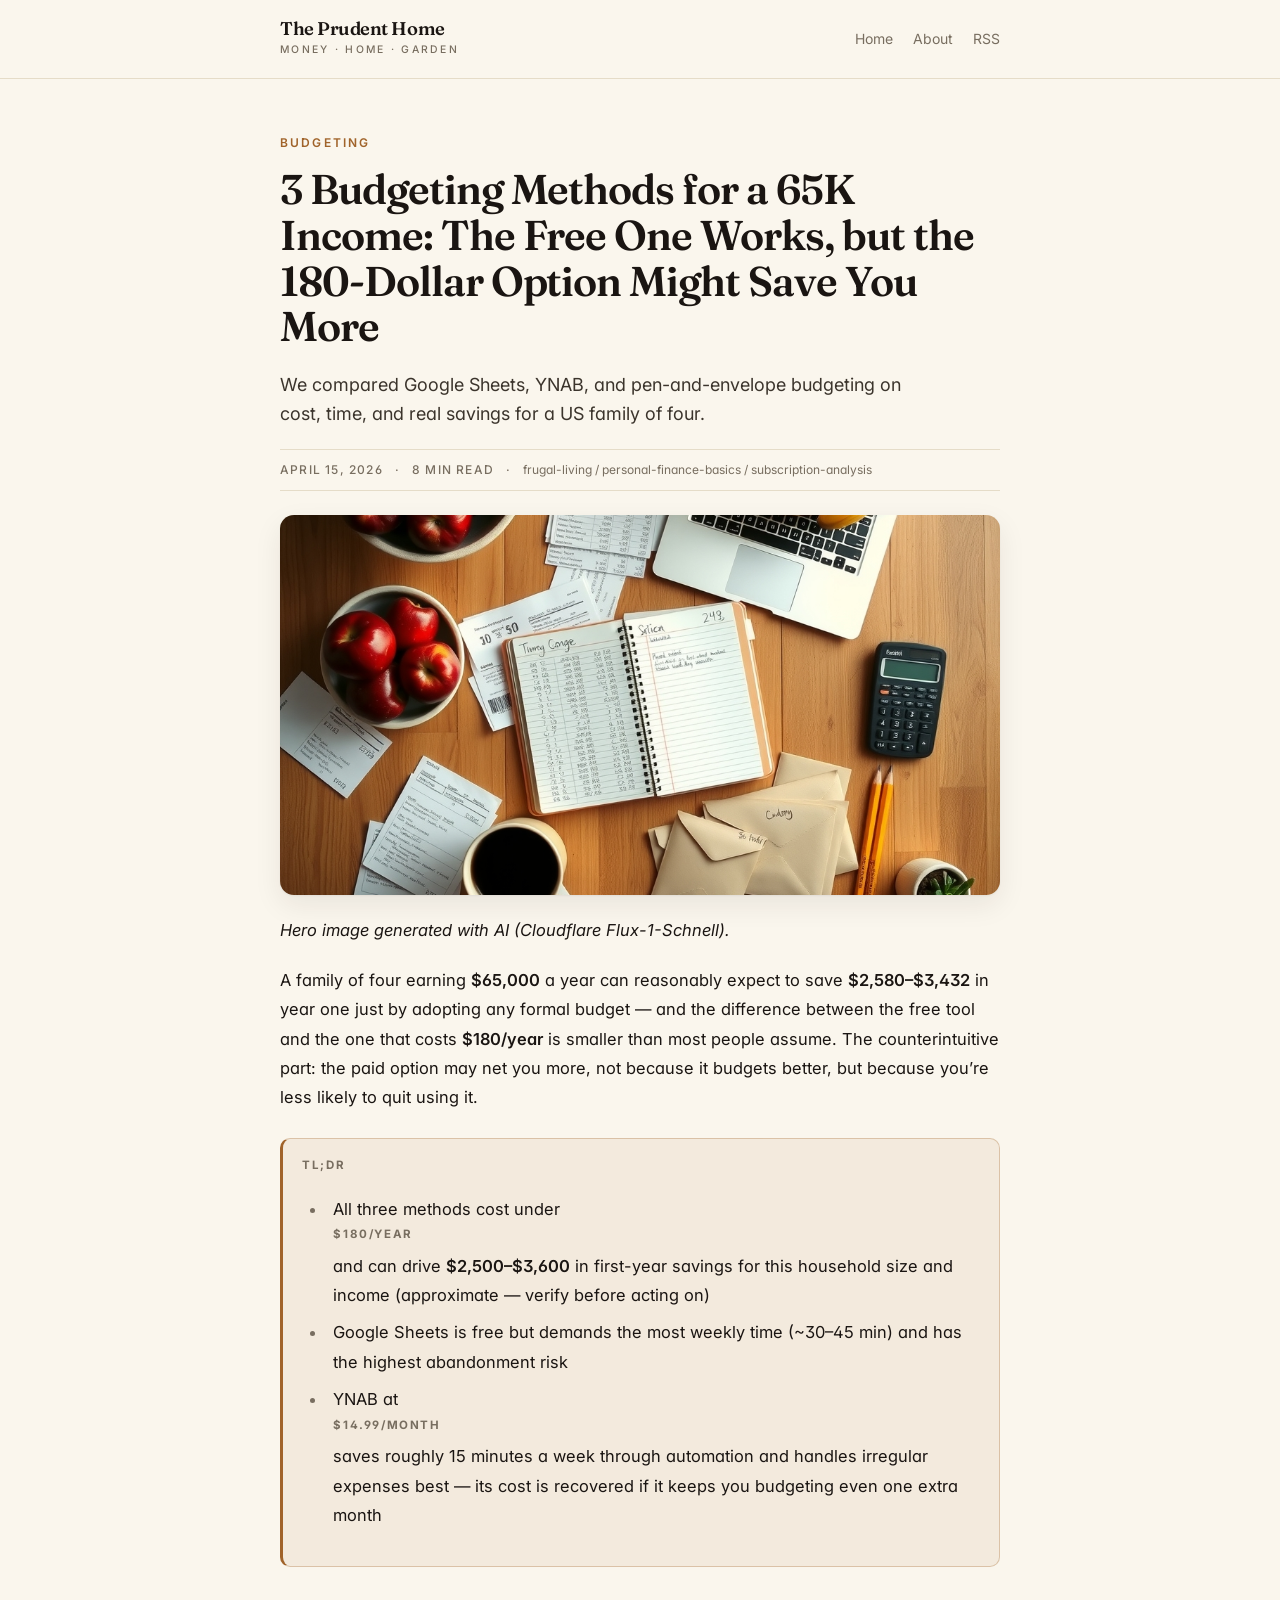
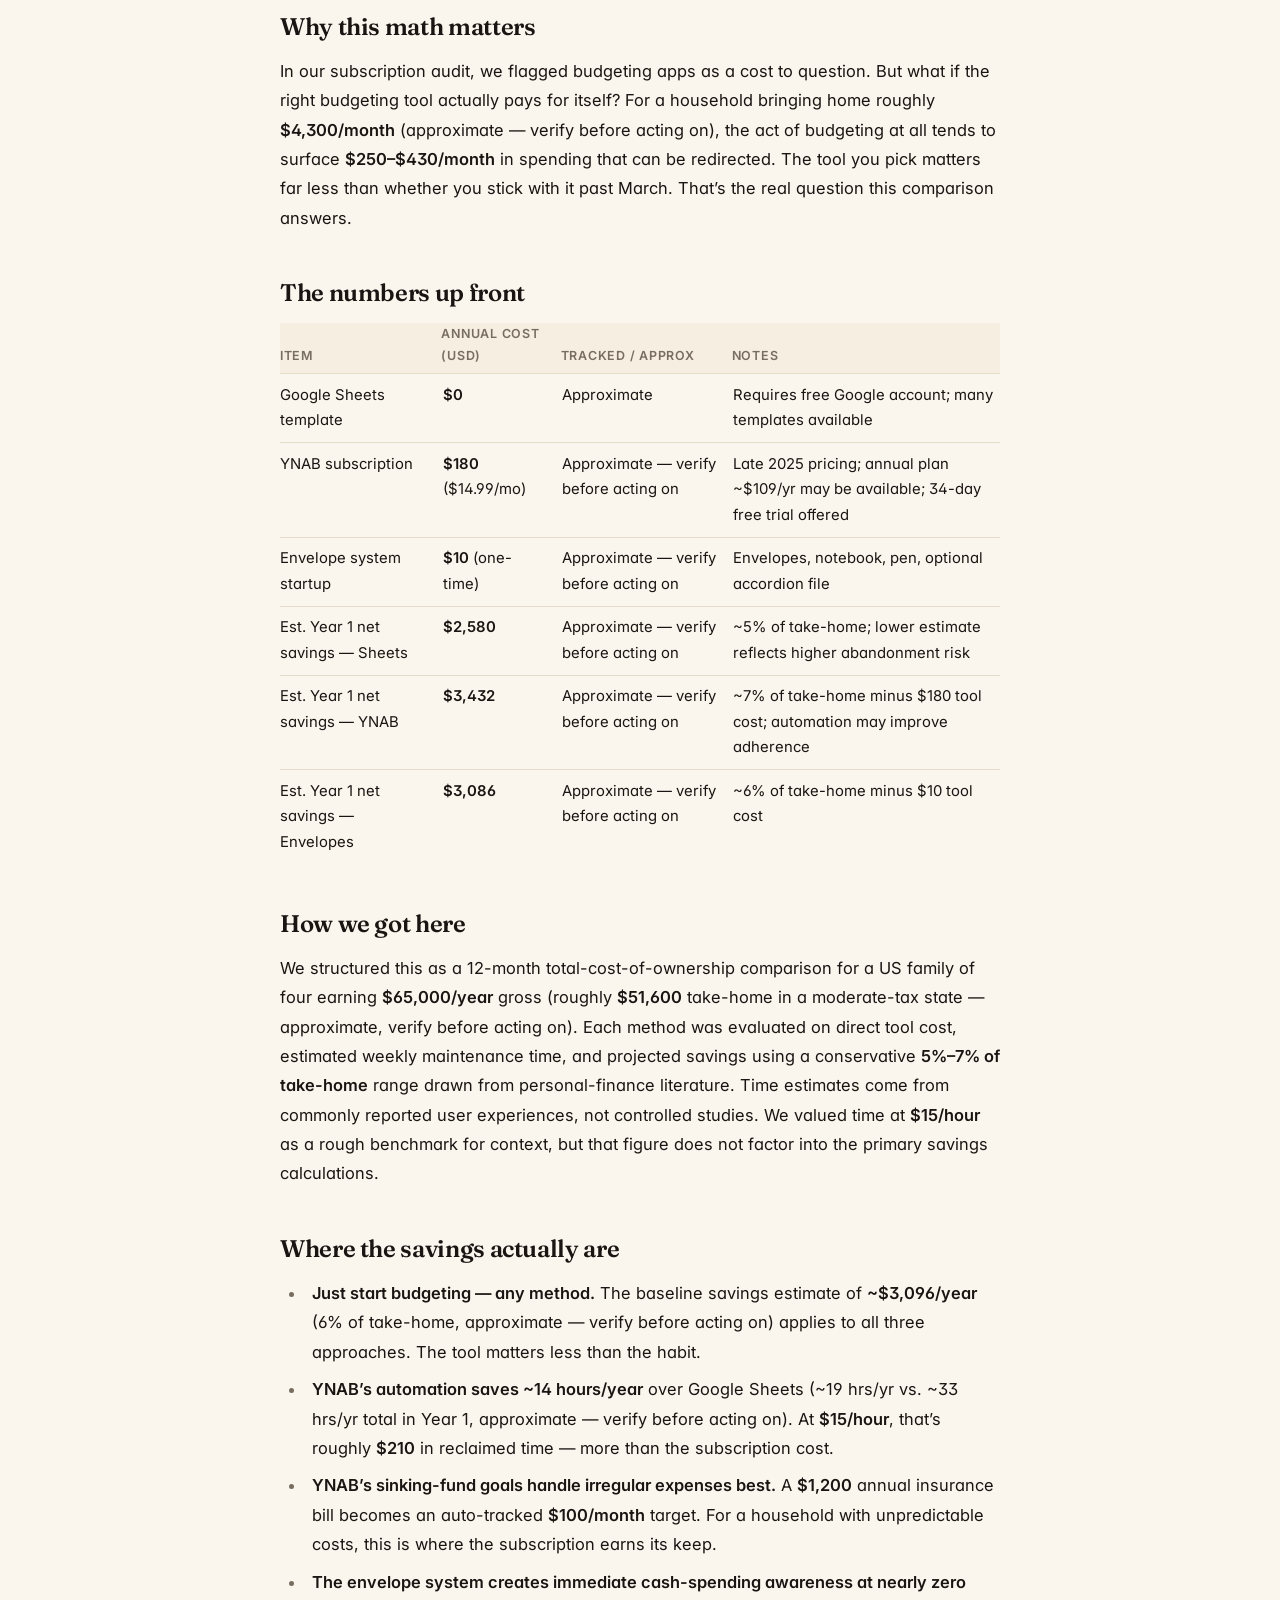
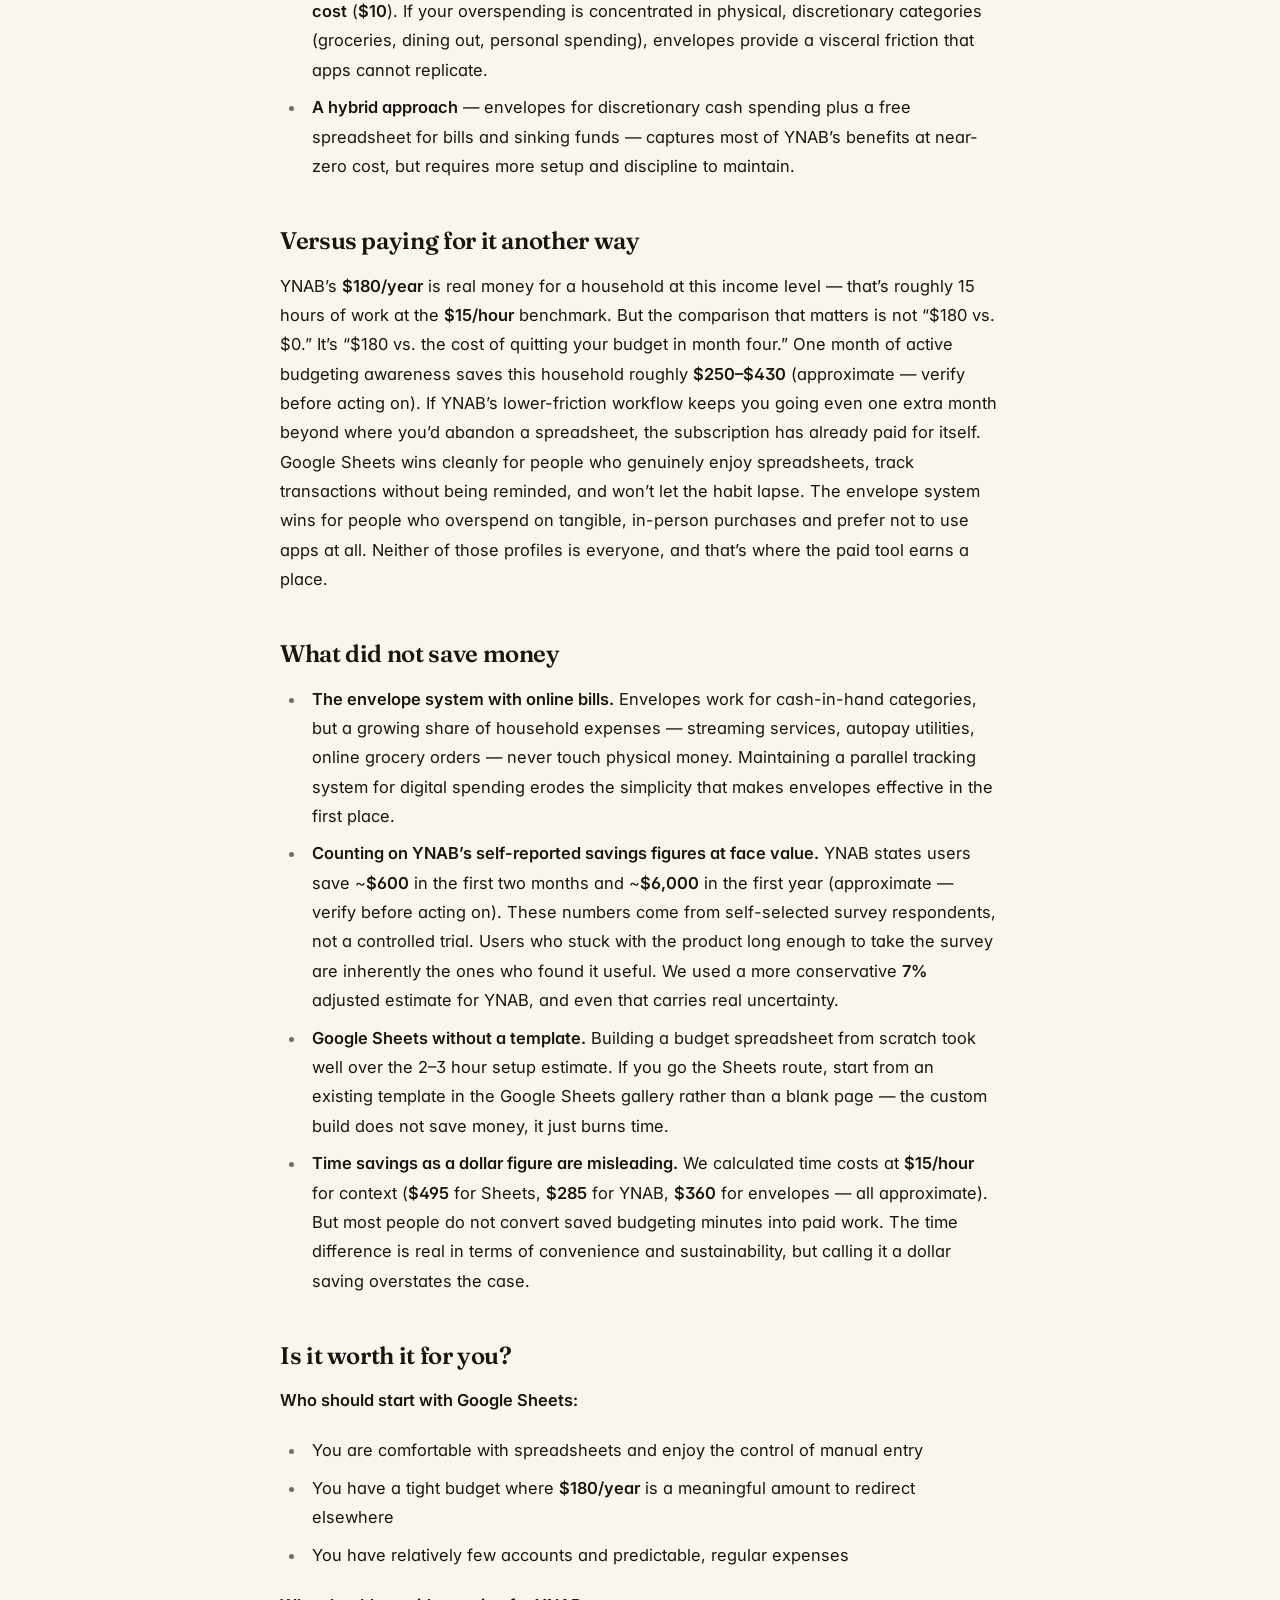
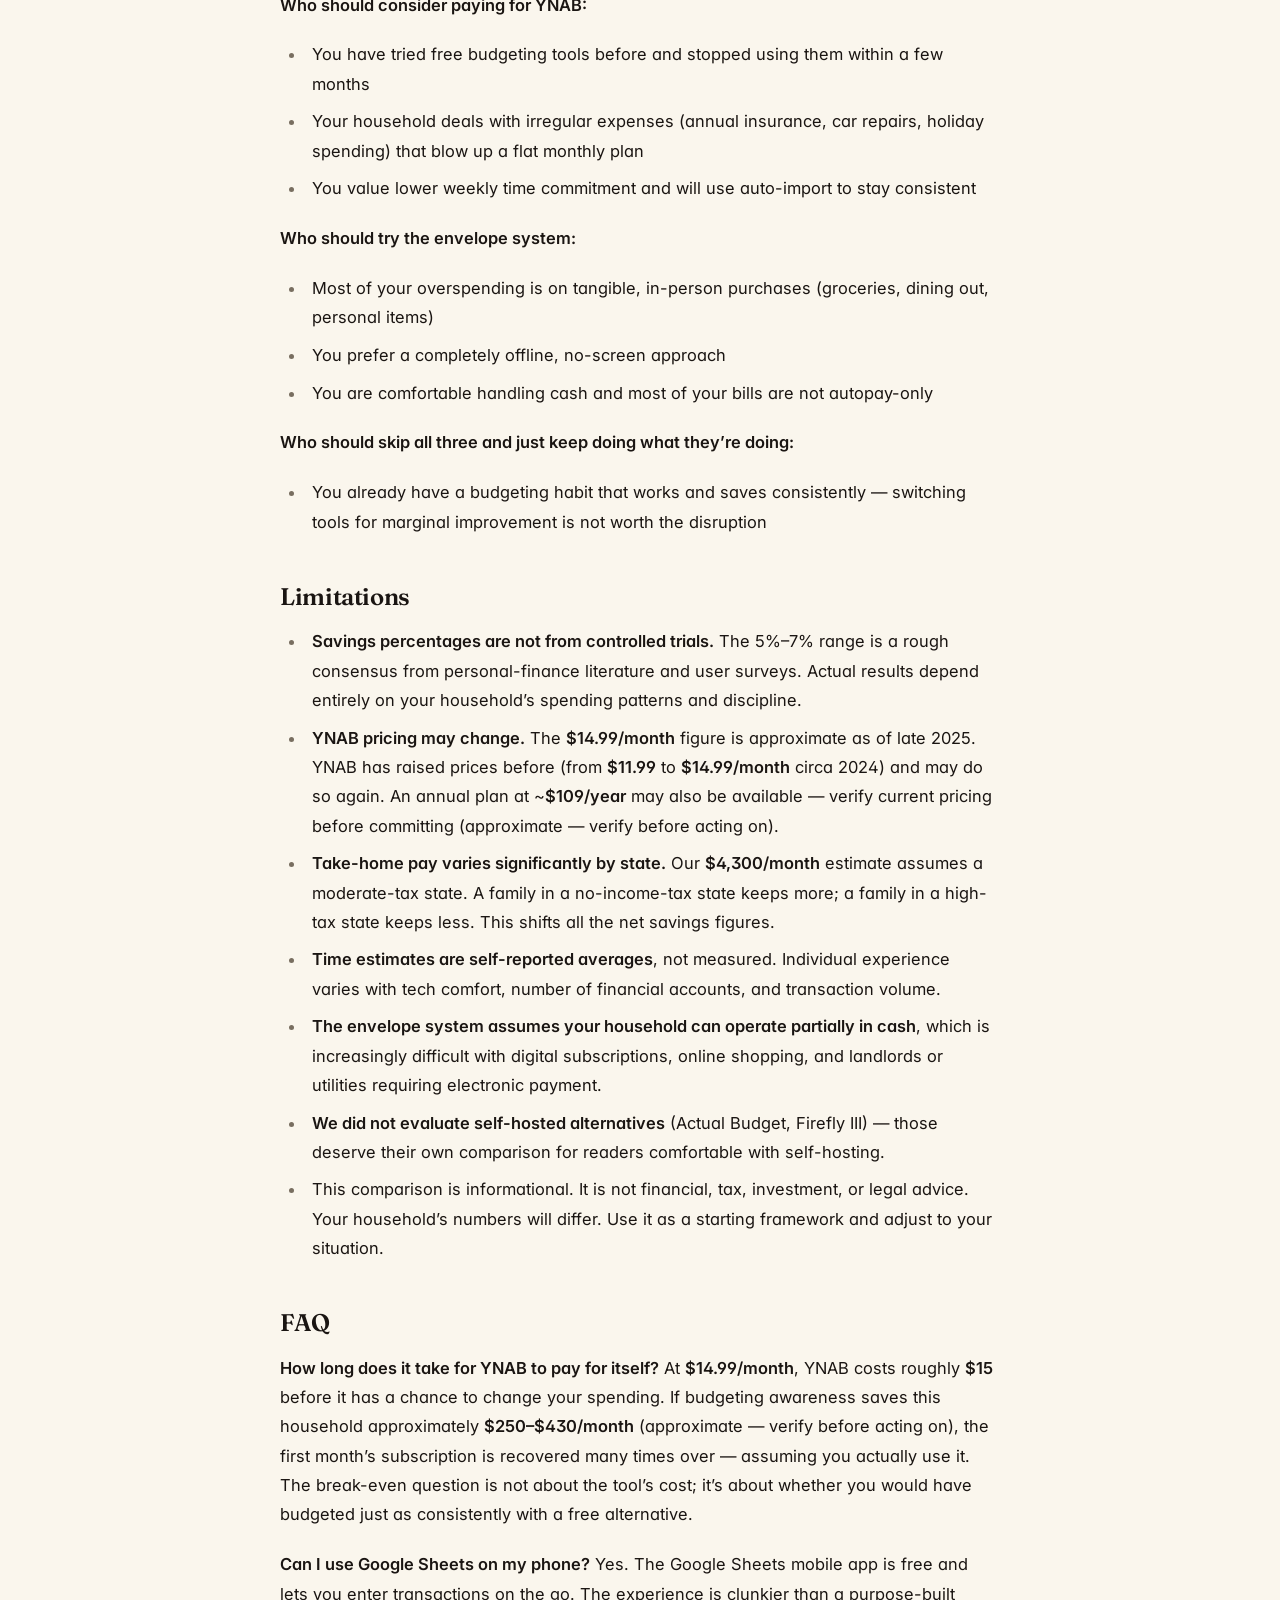
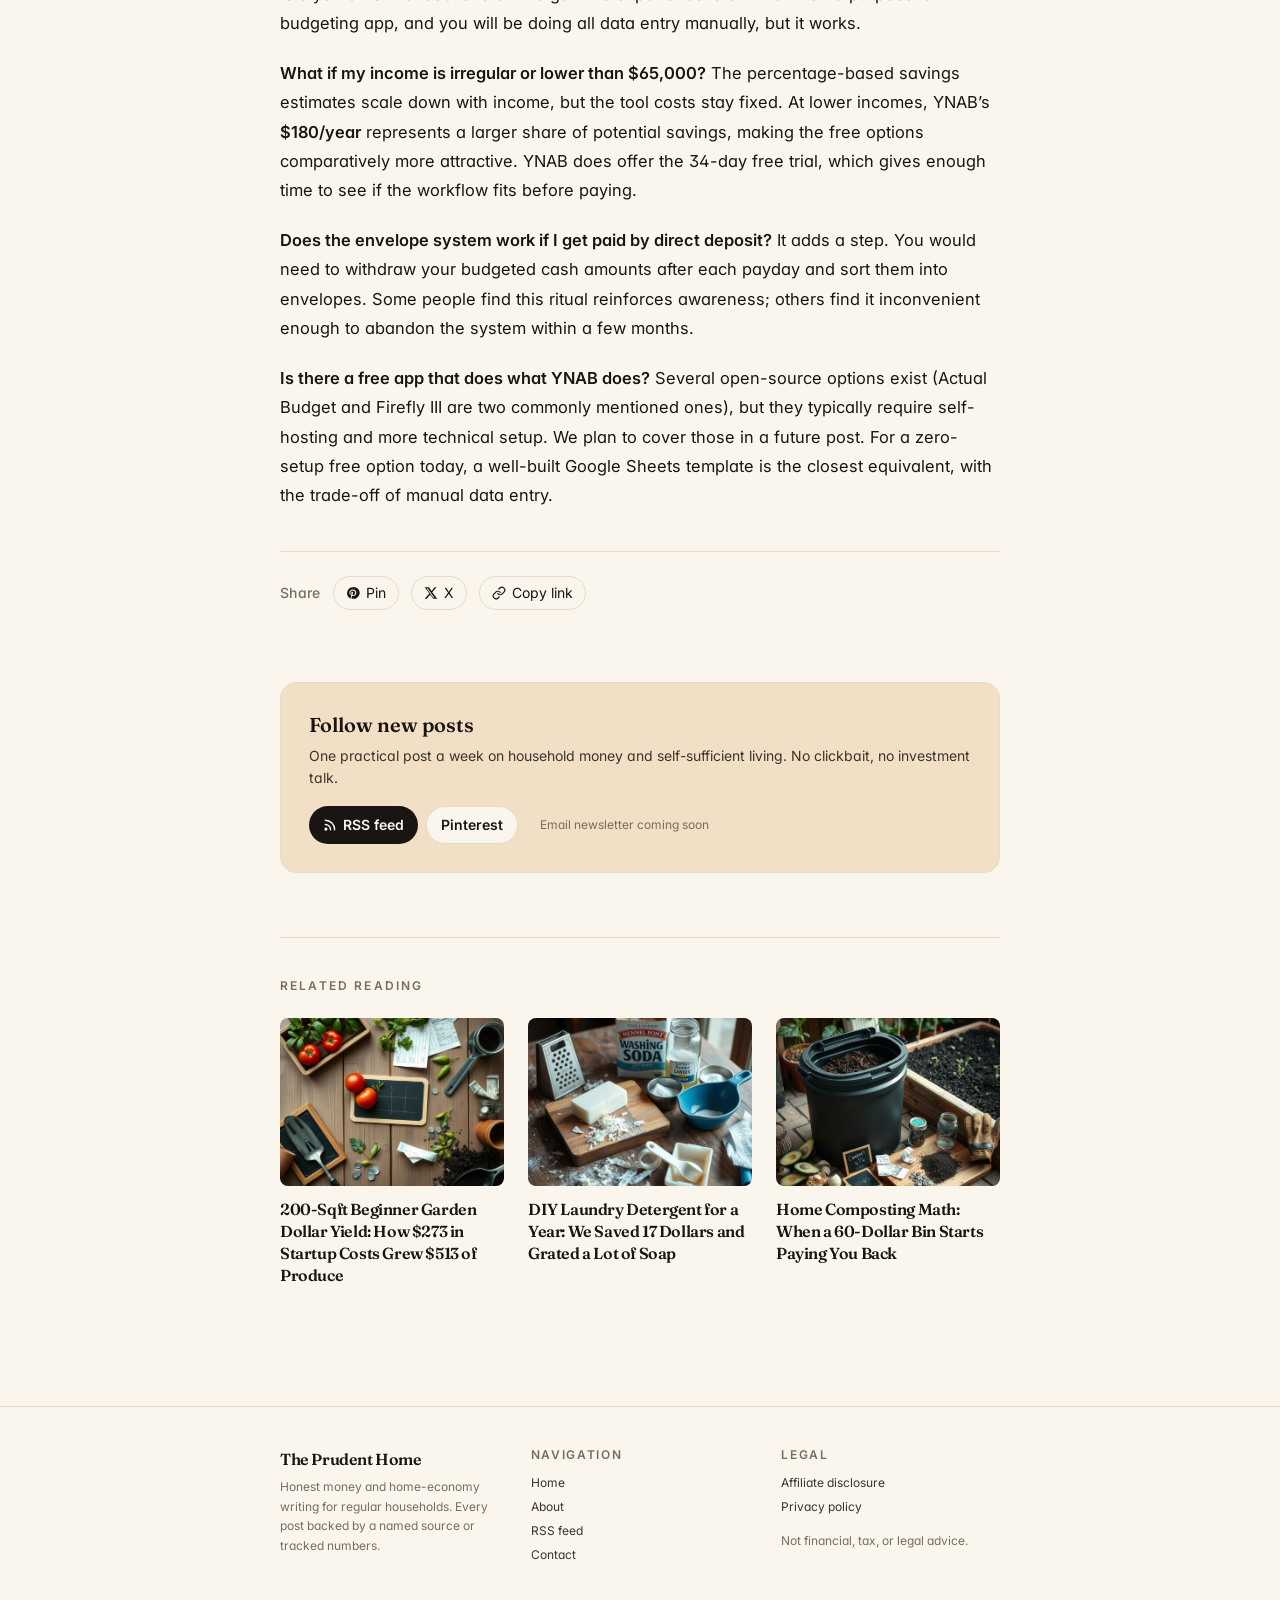
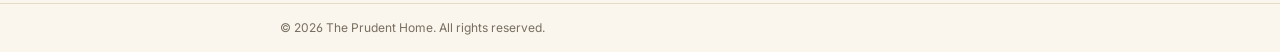
<file: posts/2026-04-15-beginner-budget-spreadsheet-vs-ynab-vs-pen/index.html>
<!DOCTYPE html><html lang="en" class="scroll-smooth"> <head><meta charset="utf-8"><meta name="viewport" content="width=device-width, initial-scale=1"><meta name="description" content="We compared Google Sheets, YNAB, and pen-and-envelope budgeting on cost, time, and real savings for a US family of four."><meta property="og:site_name" content="The Prudent Home"><meta property="og:title" content="3 Budgeting Methods for a 65K Income: The Free One Works, but the 180-Dollar Option Might Save You More"><meta property="og:description" content="We compared Google Sheets, YNAB, and pen-and-envelope budgeting on cost, time, and real savings for a US family of four."><meta property="og:type" content="article"><meta property="og:url" content="https://theprudenthome.github.io/posts/2026-04-15-beginner-budget-spreadsheet-vs-ynab-vs-pen/"><meta property="og:image" content="https://theprudenthome.github.io/posts-assets/2026-04-15-beginner-budget-spreadsheet-vs-ynab-vs-pen/hero.jpg"><meta property="og:image:width" content="1024"><meta property="og:image:height" content="1024"><meta property="article:published_time" content="2026-04-15T00:00:00.000Z"><meta name="twitter:card" content="summary_large_image"><meta name="twitter:title" content="3 Budgeting Methods for a 65K Income: The Free One Works, but the 180-Dollar Option Might Save You More"><meta name="twitter:description" content="We compared Google Sheets, YNAB, and pen-and-envelope budgeting on cost, time, and real savings for a US family of four."><meta name="twitter:image" content="https://theprudenthome.github.io/posts-assets/2026-04-15-beginner-budget-spreadsheet-vs-ynab-vs-pen/hero.jpg"><meta name="p:domain_verify" content="9ee6adf73696bf512517238aac74f80d"><link rel="canonical" href="https://theprudenthome.github.io/posts/2026-04-15-beginner-budget-spreadsheet-vs-ynab-vs-pen/"><link rel="alternate" type="application/rss+xml" title="3 Budgeting Methods for a 65K Income: The Free One Works, but the 180-Dollar Option Might Save You More" href="/rss.xml"><link rel="preconnect" href="https://fonts.googleapis.com"><link rel="preconnect" href="https://fonts.gstatic.com" crossorigin><link rel="stylesheet" href="https://fonts.googleapis.com/css2?family=Fraunces:opsz,wght@9..144,400;9..144,500;9..144,600;9..144,700&family=Inter:wght@400;500;600;700&display=swap"><title>3 Budgeting Methods for a 65K Income: The Free One Works, but the 180-Dollar Option Might Save You More</title><link rel="stylesheet" href="/_astro/BaseLayout.CvvIse53.css"></head> <body class="min-h-screen antialiased"> <header class="border-b border-[color:var(--color-rule)] dark:border-[color:var(--color-rule-dark)]"> <div class="mx-auto max-w-3xl px-5 sm:px-6 py-5 flex items-center justify-between gap-4"> <a href="/" class="group no-underline"> <span class="block font-serif text-[1.15rem] font-semibold tracking-tight leading-none text-[color:var(--color-ink)] dark:text-[color:var(--color-ink-dark)] group-hover:text-[color:var(--color-accent)] transition-colors">
The Prudent Home
</span> <span class="block mt-1 text-[0.65rem] font-medium tracking-[0.22em] uppercase text-[color:var(--color-muted)] dark:text-[color:var(--color-muted-dark)]">
money &middot; home &middot; garden
</span> </a> <nav class="flex items-center gap-5 text-sm text-[color:var(--color-muted)] dark:text-[color:var(--color-muted-dark)]" aria-label="Primary"> <a href="/" class="hover:text-[color:var(--color-accent)] transition-colors no-underline">Home</a> <a href="/about" class="hover:text-[color:var(--color-accent)] transition-colors no-underline">About</a> <a href="/rss.xml" class="hover:text-[color:var(--color-accent)] transition-colors no-underline">RSS</a> </nav> </div> </header> <main class="mx-auto max-w-3xl px-5 sm:px-6 py-10 sm:py-14">  <article class="pb-6"> <p class="mb-4 text-xs font-semibold tracking-[0.18em] uppercase text-[color:var(--color-accent)]"> budgeting </p> <h1 class="font-serif text-3xl sm:text-[2.6rem] font-semibold leading-[1.1] tracking-tight text-[color:var(--color-ink)] dark:text-[color:var(--color-ink-dark)]"> 3 Budgeting Methods for a 65K Income: The Free One Works, but the 180-Dollar Option Might Save You More </h1> <p class="mt-5 text-lg text-[color:var(--color-ink-soft)] dark:text-[color:var(--color-muted-dark)] leading-relaxed max-w-[60ch]"> We compared Google Sheets, YNAB, and pen-and-envelope budgeting on cost, time, and real savings for a US family of four. </p> <div class="mt-5 flex items-center flex-wrap gap-x-3 gap-y-1 text-xs font-medium tracking-[0.1em] uppercase text-[color:var(--color-muted)] dark:text-[color:var(--color-muted-dark)] border-t border-b border-[color:var(--color-rule)] dark:border-[color:var(--color-rule-dark)] py-3 my-6"> <time datetime="2026-04-15T00:00:00.000Z"> April 15, 2026 </time> <span aria-hidden="true">&middot;</span> <span>8 min read</span>  <span aria-hidden="true">&middot;</span> <span class="normal-case tracking-normal font-normal text-[color:var(--color-muted)]"> frugal-living / personal-finance-basics / subscription-analysis </span>  </div>  <div class="prose prose-prudent max-w-none"> <p><img src="/posts-assets/2026-04-15-beginner-budget-spreadsheet-vs-ynab-vs-pen/hero.jpg" alt="3 Budgeting Methods for a 65K Income: The Free One Works, but the 180-Dollar Option Might Save You More"></p>
<p><em>Hero image generated with AI (Cloudflare Flux-1-Schnell).</em></p>
<p>A family of four earning <strong>$65,000</strong> a year can reasonably expect to save <strong>$2,580–$3,432</strong> in year one just by adopting any formal budget — and the difference between the free tool and the one that costs <strong>$180/year</strong> is smaller than most people assume. The counterintuitive part: the paid option may net you more, not because it budgets better, but because you’re less likely to quit using it.</p>
<div class="tldr"><strong>TL;DR</strong>
<ul>
<li>All three methods cost under <strong>$180/year</strong> and can drive <strong>$2,500–$3,600</strong> in first-year savings for this household size and income (approximate — verify before acting on)</li>
<li>Google Sheets is free but demands the most weekly time (~30–45 min) and has the highest abandonment risk</li>
<li>YNAB at <strong>$14.99/month</strong> saves roughly 15 minutes a week through automation and handles irregular expenses best — its cost is recovered if it keeps you budgeting even one extra month</li>
</ul>
</div>
<h2 id="why-this-math-matters">Why this math matters</h2>
<p>In our subscription audit, we flagged budgeting apps as a cost to question. But what if the right budgeting tool actually pays for itself? For a household bringing home roughly <strong>$4,300/month</strong> (approximate — verify before acting on), the act of budgeting at all tends to surface <strong>$250–$430/month</strong> in spending that can be redirected. The tool you pick matters far less than whether you stick with it past March. That’s the real question this comparison answers.</p>
<h2 id="the-numbers-up-front">The numbers up front</h2>















































<table><thead><tr><th>Item</th><th>Annual Cost (USD)</th><th>Tracked / Approx</th><th>Notes</th></tr></thead><tbody><tr><td>Google Sheets template</td><td><strong>$0</strong></td><td>Approximate</td><td>Requires free Google account; many templates available</td></tr><tr><td>YNAB subscription</td><td><strong>$180</strong> ($14.99/mo)</td><td>Approximate — verify before acting on</td><td>Late 2025 pricing; annual plan ~$109/yr may be available; 34-day free trial offered</td></tr><tr><td>Envelope system startup</td><td><strong>$10</strong> (one-time)</td><td>Approximate — verify before acting on</td><td>Envelopes, notebook, pen, optional accordion file</td></tr><tr><td>Est. Year 1 net savings — Sheets</td><td><strong>$2,580</strong></td><td>Approximate — verify before acting on</td><td>~5% of take-home; lower estimate reflects higher abandonment risk</td></tr><tr><td>Est. Year 1 net savings — YNAB</td><td><strong>$3,432</strong></td><td>Approximate — verify before acting on</td><td>~7% of take-home minus $180 tool cost; automation may improve adherence</td></tr><tr><td>Est. Year 1 net savings — Envelopes</td><td><strong>$3,086</strong></td><td>Approximate — verify before acting on</td><td>~6% of take-home minus $10 tool cost</td></tr></tbody></table>
<h2 id="how-we-got-here">How we got here</h2>
<p>We structured this as a 12-month total-cost-of-ownership comparison for a US family of four earning <strong>$65,000/year</strong> gross (roughly <strong>$51,600</strong> take-home in a moderate-tax state — approximate, verify before acting on). Each method was evaluated on direct tool cost, estimated weekly maintenance time, and projected savings using a conservative <strong>5%–7% of take-home</strong> range drawn from personal-finance literature. Time estimates come from commonly reported user experiences, not controlled studies. We valued time at <strong>$15/hour</strong> as a rough benchmark for context, but that figure does not factor into the primary savings calculations.</p>
<h2 id="where-the-savings-actually-are">Where the savings actually are</h2>
<ul>
<li><strong>Just start budgeting — any method.</strong> The baseline savings estimate of <strong>~$3,096/year</strong> (6% of take-home, approximate — verify before acting on) applies to all three approaches. The tool matters less than the habit.</li>
<li><strong>YNAB’s automation saves ~14 hours/year</strong> over Google Sheets (~19 hrs/yr vs. ~33 hrs/yr total in Year 1, approximate — verify before acting on). At <strong>$15/hour</strong>, that’s roughly <strong>$210</strong> in reclaimed time — more than the subscription cost.</li>
<li><strong>YNAB’s sinking-fund goals handle irregular expenses best.</strong> A <strong>$1,200</strong> annual insurance bill becomes an auto-tracked <strong>$100/month</strong> target. For a household with unpredictable costs, this is where the subscription earns its keep.</li>
<li><strong>The envelope system creates immediate cash-spending awareness at nearly zero cost</strong> (<strong>$10</strong>). If your overspending is concentrated in physical, discretionary categories (groceries, dining out, personal spending), envelopes provide a visceral friction that apps cannot replicate.</li>
<li><strong>A hybrid approach</strong> — envelopes for discretionary cash spending plus a free spreadsheet for bills and sinking funds — captures most of YNAB’s benefits at near-zero cost, but requires more setup and discipline to maintain.</li>
</ul>
<h2 id="versus-paying-for-it-another-way">Versus paying for it another way</h2>
<p>YNAB’s <strong>$180/year</strong> is real money for a household at this income level — that’s roughly 15 hours of work at the <strong>$15/hour</strong> benchmark. But the comparison that matters is not “$180 vs. $0.” It’s “$180 vs. the cost of quitting your budget in month four.” One month of active budgeting awareness saves this household roughly <strong>$250–$430</strong> (approximate — verify before acting on). If YNAB’s lower-friction workflow keeps you going even one extra month beyond where you’d abandon a spreadsheet, the subscription has already paid for itself. Google Sheets wins cleanly for people who genuinely enjoy spreadsheets, track transactions without being reminded, and won’t let the habit lapse. The envelope system wins for people who overspend on tangible, in-person purchases and prefer not to use apps at all. Neither of those profiles is everyone, and that’s where the paid tool earns a place.</p>
<h2 id="what-did-not-save-money">What did not save money</h2>
<ul>
<li><strong>The envelope system with online bills.</strong> Envelopes work for cash-in-hand categories, but a growing share of household expenses — streaming services, autopay utilities, online grocery orders — never touch physical money. Maintaining a parallel tracking system for digital spending erodes the simplicity that makes envelopes effective in the first place.</li>
<li><strong>Counting on YNAB’s self-reported savings figures at face value.</strong> YNAB states users save ~<strong>$600</strong> in the first two months and ~<strong>$6,000</strong> in the first year (approximate — verify before acting on). These numbers come from self-selected survey respondents, not a controlled trial. Users who stuck with the product long enough to take the survey are inherently the ones who found it useful. We used a more conservative <strong>7%</strong> adjusted estimate for YNAB, and even that carries real uncertainty.</li>
<li><strong>Google Sheets without a template.</strong> Building a budget spreadsheet from scratch took well over the 2–3 hour setup estimate. If you go the Sheets route, start from an existing template in the Google Sheets gallery rather than a blank page — the custom build does not save money, it just burns time.</li>
<li><strong>Time savings as a dollar figure are misleading.</strong> We calculated time costs at <strong>$15/hour</strong> for context (<strong>$495</strong> for Sheets, <strong>$285</strong> for YNAB, <strong>$360</strong> for envelopes — all approximate). But most people do not convert saved budgeting minutes into paid work. The time difference is real in terms of convenience and sustainability, but calling it a dollar saving overstates the case.</li>
</ul>
<h2 id="is-it-worth-it-for-you">Is it worth it for you?</h2>
<p><strong>Who should start with Google Sheets:</strong></p>
<ul>
<li>You are comfortable with spreadsheets and enjoy the control of manual entry</li>
<li>You have a tight budget where <strong>$180/year</strong> is a meaningful amount to redirect elsewhere</li>
<li>You have relatively few accounts and predictable, regular expenses</li>
</ul>
<p><strong>Who should consider paying for YNAB:</strong></p>
<ul>
<li>You have tried free budgeting tools before and stopped using them within a few months</li>
<li>Your household deals with irregular expenses (annual insurance, car repairs, holiday spending) that blow up a flat monthly plan</li>
<li>You value lower weekly time commitment and will use auto-import to stay consistent</li>
</ul>
<p><strong>Who should try the envelope system:</strong></p>
<ul>
<li>Most of your overspending is on tangible, in-person purchases (groceries, dining out, personal items)</li>
<li>You prefer a completely offline, no-screen approach</li>
<li>You are comfortable handling cash and most of your bills are not autopay-only</li>
</ul>
<p><strong>Who should skip all three and just keep doing what they’re doing:</strong></p>
<ul>
<li>You already have a budgeting habit that works and saves consistently — switching tools for marginal improvement is not worth the disruption</li>
</ul>
<h2 id="limitations">Limitations</h2>
<ul>
<li><strong>Savings percentages are not from controlled trials.</strong> The 5%–7% range is a rough consensus from personal-finance literature and user surveys. Actual results depend entirely on your household’s spending patterns and discipline.</li>
<li><strong>YNAB pricing may change.</strong> The <strong>$14.99/month</strong> figure is approximate as of late 2025. YNAB has raised prices before (from <strong>$11.99</strong> to <strong>$14.99/month</strong> circa 2024) and may do so again. An annual plan at ~<strong>$109/year</strong> may also be available — verify current pricing before committing (approximate — verify before acting on).</li>
<li><strong>Take-home pay varies significantly by state.</strong> Our <strong>$4,300/month</strong> estimate assumes a moderate-tax state. A family in a no-income-tax state keeps more; a family in a high-tax state keeps less. This shifts all the net savings figures.</li>
<li><strong>Time estimates are self-reported averages</strong>, not measured. Individual experience varies with tech comfort, number of financial accounts, and transaction volume.</li>
<li><strong>The envelope system assumes your household can operate partially in cash</strong>, which is increasingly difficult with digital subscriptions, online shopping, and landlords or utilities requiring electronic payment.</li>
<li><strong>We did not evaluate self-hosted alternatives</strong> (Actual Budget, Firefly III) — those deserve their own comparison for readers comfortable with self-hosting.</li>
<li>This comparison is informational. It is not financial, tax, investment, or legal advice. Your household’s numbers will differ. Use it as a starting framework and adjust to your situation.</li>
</ul>
<h2 id="faq">FAQ</h2>
<p><strong>How long does it take for YNAB to pay for itself?</strong>
At <strong>$14.99/month</strong>, YNAB costs roughly <strong>$15</strong> before it has a chance to change your spending. If budgeting awareness saves this household approximately <strong>$250–$430/month</strong> (approximate — verify before acting on), the first month’s subscription is recovered many times over — assuming you actually use it. The break-even question is not about the tool’s cost; it’s about whether you would have budgeted just as consistently with a free alternative.</p>
<p><strong>Can I use Google Sheets on my phone?</strong>
Yes. The Google Sheets mobile app is free and lets you enter transactions on the go. The experience is clunkier than a purpose-built budgeting app, and you will be doing all data entry manually, but it works.</p>
<p><strong>What if my income is irregular or lower than $65,000?</strong>
The percentage-based savings estimates scale down with income, but the tool costs stay fixed. At lower incomes, YNAB’s <strong>$180/year</strong> represents a larger share of potential savings, making the free options comparatively more attractive. YNAB does offer the 34-day free trial, which gives enough time to see if the workflow fits before paying.</p>
<p><strong>Does the envelope system work if I get paid by direct deposit?</strong>
It adds a step. You would need to withdraw your budgeted cash amounts after each payday and sort them into envelopes. Some people find this ritual reinforces awareness; others find it inconvenient enough to abandon the system within a few months.</p>
<p><strong>Is there a free app that does what YNAB does?</strong>
Several open-source options exist (Actual Budget and Firefly III are two commonly mentioned ones), but they typically require self-hosting and more technical setup. We plan to cover those in a future post. For a zero-setup free option today, a well-built Google Sheets template is the closest equivalent, with the trade-off of manual data entry.</p> </div> <div class="mt-10 pt-6 border-t border-[color:var(--color-rule)] dark:border-[color:var(--color-rule-dark)]"> <div class="flex flex-wrap items-center gap-3 text-sm"> <span class="font-medium tracking-wide text-[color:var(--color-muted)] dark:text-[color:var(--color-muted-dark)]">Share</span> <a href="https://pinterest.com/pin/create/button/?url=https%3A%2F%2Ftheprudenthome.github.io%2Fposts%2F2026-04-15-beginner-budget-spreadsheet-vs-ynab-vs-pen%2F&#38;media=https%3A%2F%2Ftheprudenthome.github.io%2Fposts-assets%2F2026-04-15-beginner-budget-spreadsheet-vs-ynab-vs-pen%2Fhero.jpg&#38;description=We%20compared%20Google%20Sheets%2C%20YNAB%2C%20and%20pen-and-envelope%20budgeting%20on%20cost%2C%20time%2C%20and%20real%20savings%20for%20a%20US%20family%20of%20four." target="_blank" rel="noopener" class="inline-flex items-center gap-1.5 px-3 py-1.5 rounded-full bg-[color:var(--color-paper)] dark:bg-[color:var(--color-paper-dark)] border border-[color:var(--color-rule)] dark:border-[color:var(--color-rule-dark)] text-[color:var(--color-ink)] dark:text-[color:var(--color-ink-dark)] no-underline hover:border-[color:var(--color-accent)] transition-colors"> <svg width="14" height="14" viewBox="0 0 24 24" fill="currentColor" aria-hidden="true"><path d="M12 2a10 10 0 0 0-3.64 19.33c-.08-.82-.15-2.07.03-2.96.17-.8 1.08-5.08 1.08-5.08s-.28-.55-.28-1.37c0-1.28.74-2.24 1.67-2.24.79 0 1.17.59 1.17 1.3 0 .79-.5 1.97-.76 3.07-.22.92.46 1.67 1.37 1.67 1.64 0 2.9-1.73 2.9-4.23 0-2.21-1.59-3.76-3.87-3.76-2.64 0-4.19 1.98-4.19 4.03 0 .8.31 1.66.69 2.13.08.09.09.18.07.27-.07.29-.23.93-.26 1.06-.04.17-.13.21-.31.13-1.15-.54-1.87-2.22-1.87-3.57 0-2.91 2.11-5.58 6.09-5.58 3.2 0 5.69 2.28 5.69 5.33 0 3.18-2.01 5.74-4.79 5.74-.93 0-1.81-.48-2.11-1.05l-.57 2.19c-.21.8-.77 1.81-1.14 2.42A10 10 0 1 0 12 2z"></path></svg>
Pin
</a> <a href="https://twitter.com/intent/tweet?text=3%20Budgeting%20Methods%20for%20a%2065K%20Income%3A%20The%20Free%20One%20Works%2C%20but%20the%20180-Dollar%20Option%20Might%20Save%20You%20More&#38;url=https%3A%2F%2Ftheprudenthome.github.io%2Fposts%2F2026-04-15-beginner-budget-spreadsheet-vs-ynab-vs-pen%2F" target="_blank" rel="noopener" class="inline-flex items-center gap-1.5 px-3 py-1.5 rounded-full bg-[color:var(--color-paper)] dark:bg-[color:var(--color-paper-dark)] border border-[color:var(--color-rule)] dark:border-[color:var(--color-rule-dark)] text-[color:var(--color-ink)] dark:text-[color:var(--color-ink-dark)] no-underline hover:border-[color:var(--color-accent)] transition-colors"> <svg width="14" height="14" viewBox="0 0 24 24" fill="currentColor" aria-hidden="true"><path d="M18.244 2H21.5l-7.44 8.501L22.75 22h-6.84l-5.354-6.996L4.4 22H1.144l7.957-9.093L1.25 2h7.022l4.84 6.397L18.244 2zm-2.4 18.097h1.808L6.228 3.8H4.289l11.555 16.297z"></path></svg>
X
</a> <button type="button" data-copy="https://theprudenthome.github.io/posts/2026-04-15-beginner-budget-spreadsheet-vs-ynab-vs-pen/" class="copy-link inline-flex items-center gap-1.5 px-3 py-1.5 rounded-full bg-[color:var(--color-paper)] dark:bg-[color:var(--color-paper-dark)] border border-[color:var(--color-rule)] dark:border-[color:var(--color-rule-dark)] text-[color:var(--color-ink)] dark:text-[color:var(--color-ink-dark)] hover:border-[color:var(--color-accent)] transition-colors cursor-pointer"> <svg width="14" height="14" viewBox="0 0 24 24" fill="none" stroke="currentColor" stroke-width="2" stroke-linecap="round" stroke-linejoin="round" aria-hidden="true"><path d="M10 13a5 5 0 0 0 7.54.54l3-3a5 5 0 0 0-7.07-7.07l-1.72 1.72"></path><path d="M14 11a5 5 0 0 0-7.54-.54l-3 3a5 5 0 0 0 7.07 7.07l1.71-1.71"></path></svg>
Copy link
</button> </div> </div> <script>
  document.querySelectorAll('.copy-link').forEach((btn) => {
    btn.addEventListener('click', async () => {
      const url = btn.getAttribute('data-copy');
      try {
        await navigator.clipboard.writeText(url);
        const original = btn.innerHTML;
        btn.innerHTML = 'Copied';
        setTimeout(() => (btn.innerHTML = original), 1500);
      } catch {}
    });
  });
</script> </article> <aside class="mt-12 rounded-2xl p-6 sm:p-7 bg-[color:var(--color-accent-soft)] dark:bg-[color:var(--color-accent-soft-dark)] border border-[color:var(--color-rule)] dark:border-[color:var(--color-rule-dark)]"> <h3 class="font-serif text-lg sm:text-xl font-semibold text-[color:var(--color-ink)] dark:text-[color:var(--color-ink-dark)] mb-1.5">
Follow new posts
</h3> <p class="text-sm text-[color:var(--color-ink-soft)] dark:text-[color:var(--color-muted-dark)] mb-4 leading-relaxed">
One practical post a week on household money and self-sufficient living. No clickbait, no investment talk.
</p> <div class="flex flex-wrap gap-2"> <a href="/rss.xml" class="inline-flex items-center gap-1.5 px-3.5 py-2 rounded-full bg-[color:var(--color-ink)] dark:bg-[color:var(--color-ink-dark)] text-[color:var(--color-paper)] dark:text-[color:var(--color-paper-dark)] text-sm font-semibold no-underline hover:opacity-90 transition-opacity"> <svg width="14" height="14" viewBox="0 0 24 24" fill="none" stroke="currentColor" stroke-width="2.5" stroke-linecap="round" aria-hidden="true"><path d="M4 11a9 9 0 0 1 9 9M4 4a16 16 0 0 1 16 16"></path><circle cx="5" cy="19" r="1.5" fill="currentColor"></circle></svg>
RSS feed
</a> <a href="https://www.pinterest.com/petit_endo/" rel="noopener" class="inline-flex items-center gap-1.5 px-3.5 py-2 rounded-full bg-[color:var(--color-paper)] dark:bg-[color:var(--color-paper-dark)] border border-[color:var(--color-rule)] dark:border-[color:var(--color-rule-dark)] text-[color:var(--color-ink)] dark:text-[color:var(--color-ink-dark)] text-sm font-semibold no-underline hover:border-[color:var(--color-accent)] transition-colors">
Pinterest
</a> <span class="inline-flex items-center px-3.5 py-2 text-xs text-[color:var(--color-muted)] dark:text-[color:var(--color-muted-dark)]">
Email newsletter coming soon
</span> </div> </aside> <section class="mt-16 pt-10 border-t border-[color:var(--color-rule)] dark:border-[color:var(--color-rule-dark)]"> <h2 class="mb-6 text-xs font-semibold tracking-[0.18em] uppercase text-[color:var(--color-muted)]">Related reading</h2> <ul class="grid sm:grid-cols-3 gap-6"> <li> <a href="/posts/2026-04-15-200-sqft-home-garden-dollar-yield/" class="no-underline group"> <div class="overflow-hidden rounded-lg aspect-[4/3] bg-[color:var(--color-accent-soft)] dark:bg-[color:var(--color-accent-soft-dark)] mb-3"> <img src="/posts-assets/2026-04-15-200-sqft-home-garden-dollar-yield/hero.jpg" alt="" loading="lazy" class="w-full h-full object-cover transition-transform duration-500 group-hover:scale-[1.04]"> </div> <h3 class="font-serif text-base font-semibold leading-snug tracking-tight text-[color:var(--color-ink)] dark:text-[color:var(--color-ink-dark)] group-hover:text-[color:var(--color-accent)] transition-colors"> 200-Sqft Beginner Garden Dollar Yield: How $273 in Startup Costs Grew $513 of Produce </h3> </a> </li><li> <a href="/posts/2026-04-15-diy-laundry-detergent-vs-brand-1yr/" class="no-underline group"> <div class="overflow-hidden rounded-lg aspect-[4/3] bg-[color:var(--color-accent-soft)] dark:bg-[color:var(--color-accent-soft-dark)] mb-3"> <img src="/posts-assets/2026-04-15-diy-laundry-detergent-vs-brand-1yr/hero.jpg" alt="" loading="lazy" class="w-full h-full object-cover transition-transform duration-500 group-hover:scale-[1.04]"> </div> <h3 class="font-serif text-base font-semibold leading-snug tracking-tight text-[color:var(--color-ink)] dark:text-[color:var(--color-ink-dark)] group-hover:text-[color:var(--color-accent)] transition-colors"> DIY Laundry Detergent for a Year: We Saved 17 Dollars and Grated a Lot of Soap </h3> </a> </li><li> <a href="/posts/2026-04-15-home-composting-roi-60-dollar-bin/" class="no-underline group"> <div class="overflow-hidden rounded-lg aspect-[4/3] bg-[color:var(--color-accent-soft)] dark:bg-[color:var(--color-accent-soft-dark)] mb-3"> <img src="/posts-assets/2026-04-15-home-composting-roi-60-dollar-bin/hero.jpg" alt="" loading="lazy" class="w-full h-full object-cover transition-transform duration-500 group-hover:scale-[1.04]"> </div> <h3 class="font-serif text-base font-semibold leading-snug tracking-tight text-[color:var(--color-ink)] dark:text-[color:var(--color-ink-dark)] group-hover:text-[color:var(--color-accent)] transition-colors"> Home Composting Math: When a 60-Dollar Bin Starts Paying You Back </h3> </a> </li> </ul> </section> </main> <footer class="mt-16 border-t border-[color:var(--color-rule)] dark:border-[color:var(--color-rule-dark)]"> <div class="mx-auto max-w-3xl px-5 sm:px-6 py-10 grid gap-8 sm:grid-cols-3 text-sm"> <div class="sm:col-span-1"> <p class="font-serif text-base font-semibold tracking-tight text-[color:var(--color-ink)] dark:text-[color:var(--color-ink-dark)] mb-1.5">
The Prudent Home
</p> <p class="text-xs text-[color:var(--color-muted)] dark:text-[color:var(--color-muted-dark)] leading-relaxed">
Honest money and home-economy writing for regular households. Every post backed by a named source or tracked numbers.
</p> </div> <nav class="text-xs" aria-label="Navigation"> <p class="font-semibold tracking-[0.14em] uppercase text-[color:var(--color-muted)] mb-3">Navigation</p> <ul class="space-y-2"> <li><a href="/" class="text-[color:var(--color-ink-soft)] dark:text-[color:var(--color-muted-dark)] hover:text-[color:var(--color-accent)] no-underline">Home</a></li> <li><a href="/about" class="text-[color:var(--color-ink-soft)] dark:text-[color:var(--color-muted-dark)] hover:text-[color:var(--color-accent)] no-underline">About</a></li> <li><a href="/rss.xml" class="text-[color:var(--color-ink-soft)] dark:text-[color:var(--color-muted-dark)] hover:text-[color:var(--color-accent)] no-underline">RSS feed</a></li> <li><a href="/contact" class="text-[color:var(--color-ink-soft)] dark:text-[color:var(--color-muted-dark)] hover:text-[color:var(--color-accent)] no-underline">Contact</a></li> </ul> </nav> <nav class="text-xs" aria-label="Legal"> <p class="font-semibold tracking-[0.14em] uppercase text-[color:var(--color-muted)] mb-3">Legal</p> <ul class="space-y-2"> <li><a href="/disclosure" class="text-[color:var(--color-ink-soft)] dark:text-[color:var(--color-muted-dark)] hover:text-[color:var(--color-accent)] no-underline">Affiliate disclosure</a></li> <li><a href="/privacy" class="text-[color:var(--color-ink-soft)] dark:text-[color:var(--color-muted-dark)] hover:text-[color:var(--color-accent)] no-underline">Privacy policy</a></li> </ul> <p class="mt-4 text-[color:var(--color-muted)] leading-relaxed">
Not financial, tax, or legal advice.
</p> </nav> </div> <div class="border-t border-[color:var(--color-rule)] dark:border-[color:var(--color-rule-dark)]"> <div class="mx-auto max-w-3xl px-5 sm:px-6 py-4 text-xs text-[color:var(--color-muted)] dark:text-[color:var(--color-muted-dark)]">
&copy; 2026 The Prudent Home. All rights reserved.
</div> </div> </footer>  </body> </html>
</file>
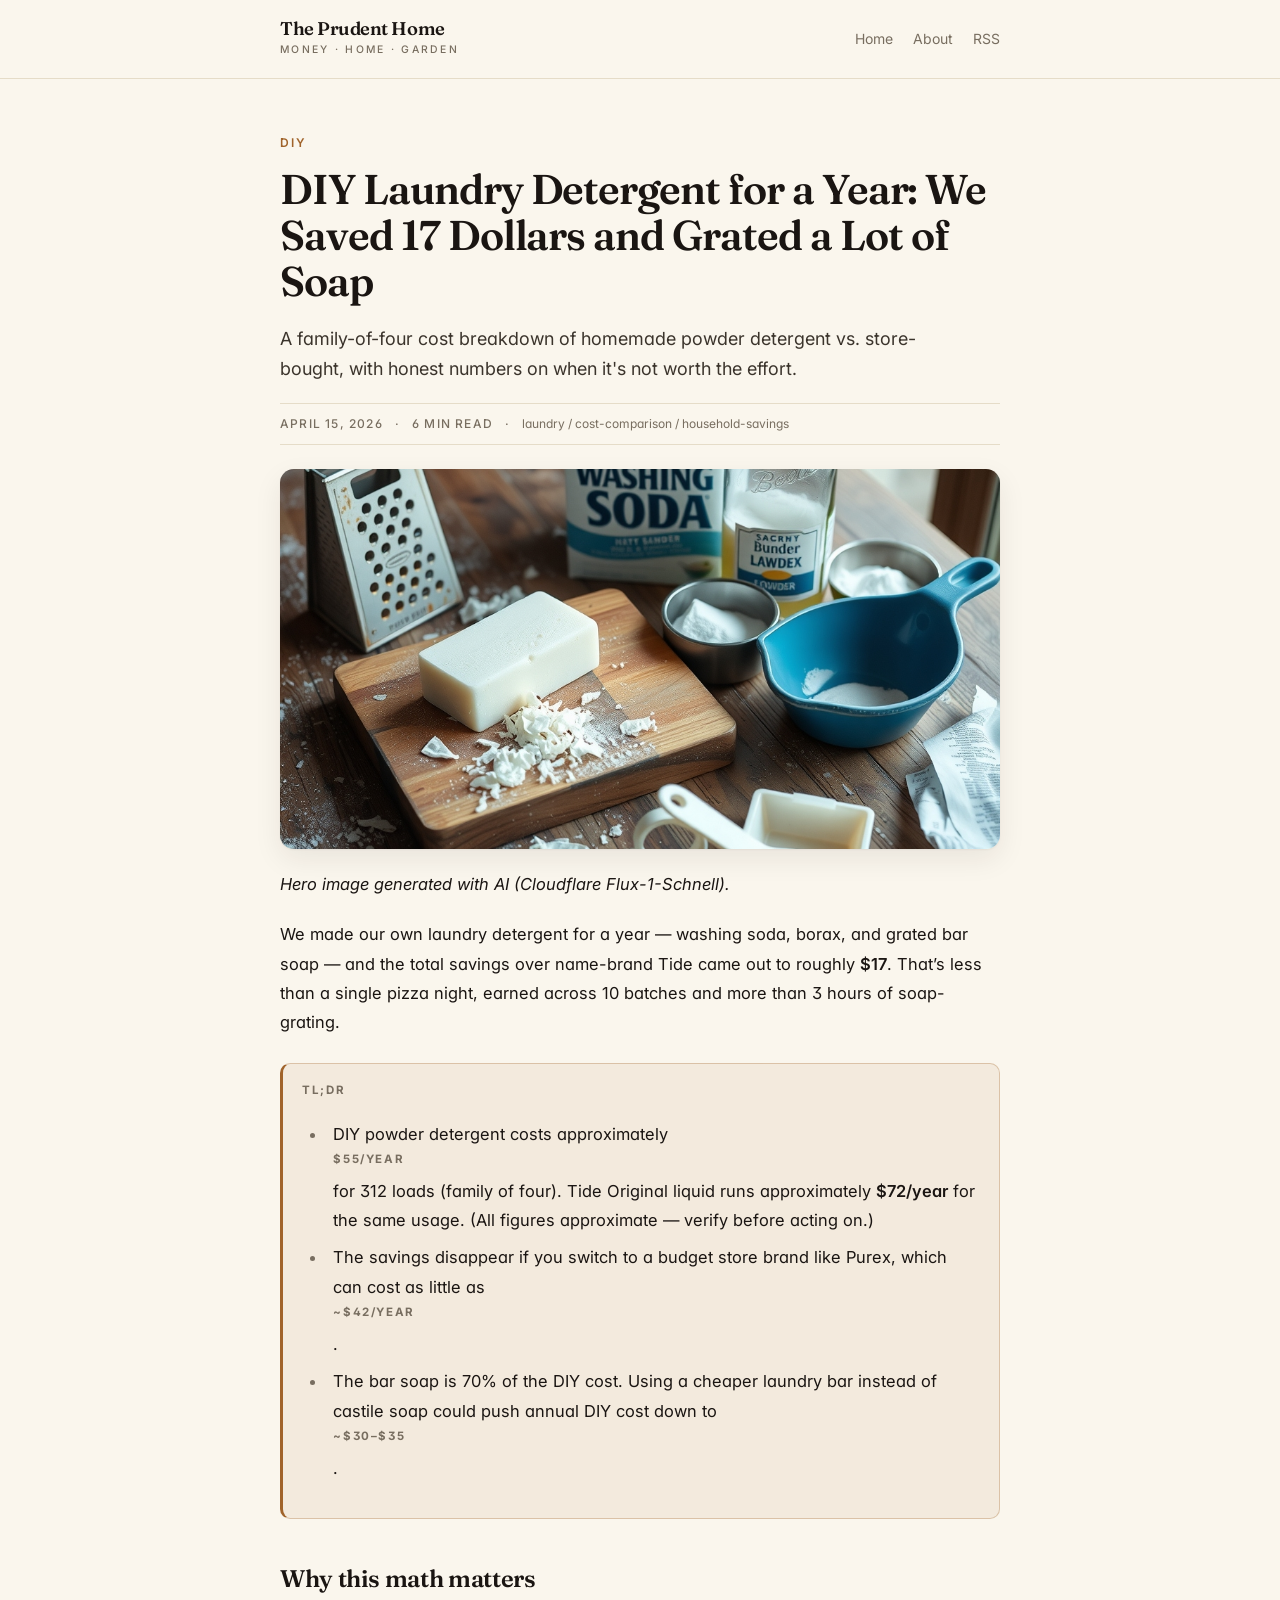
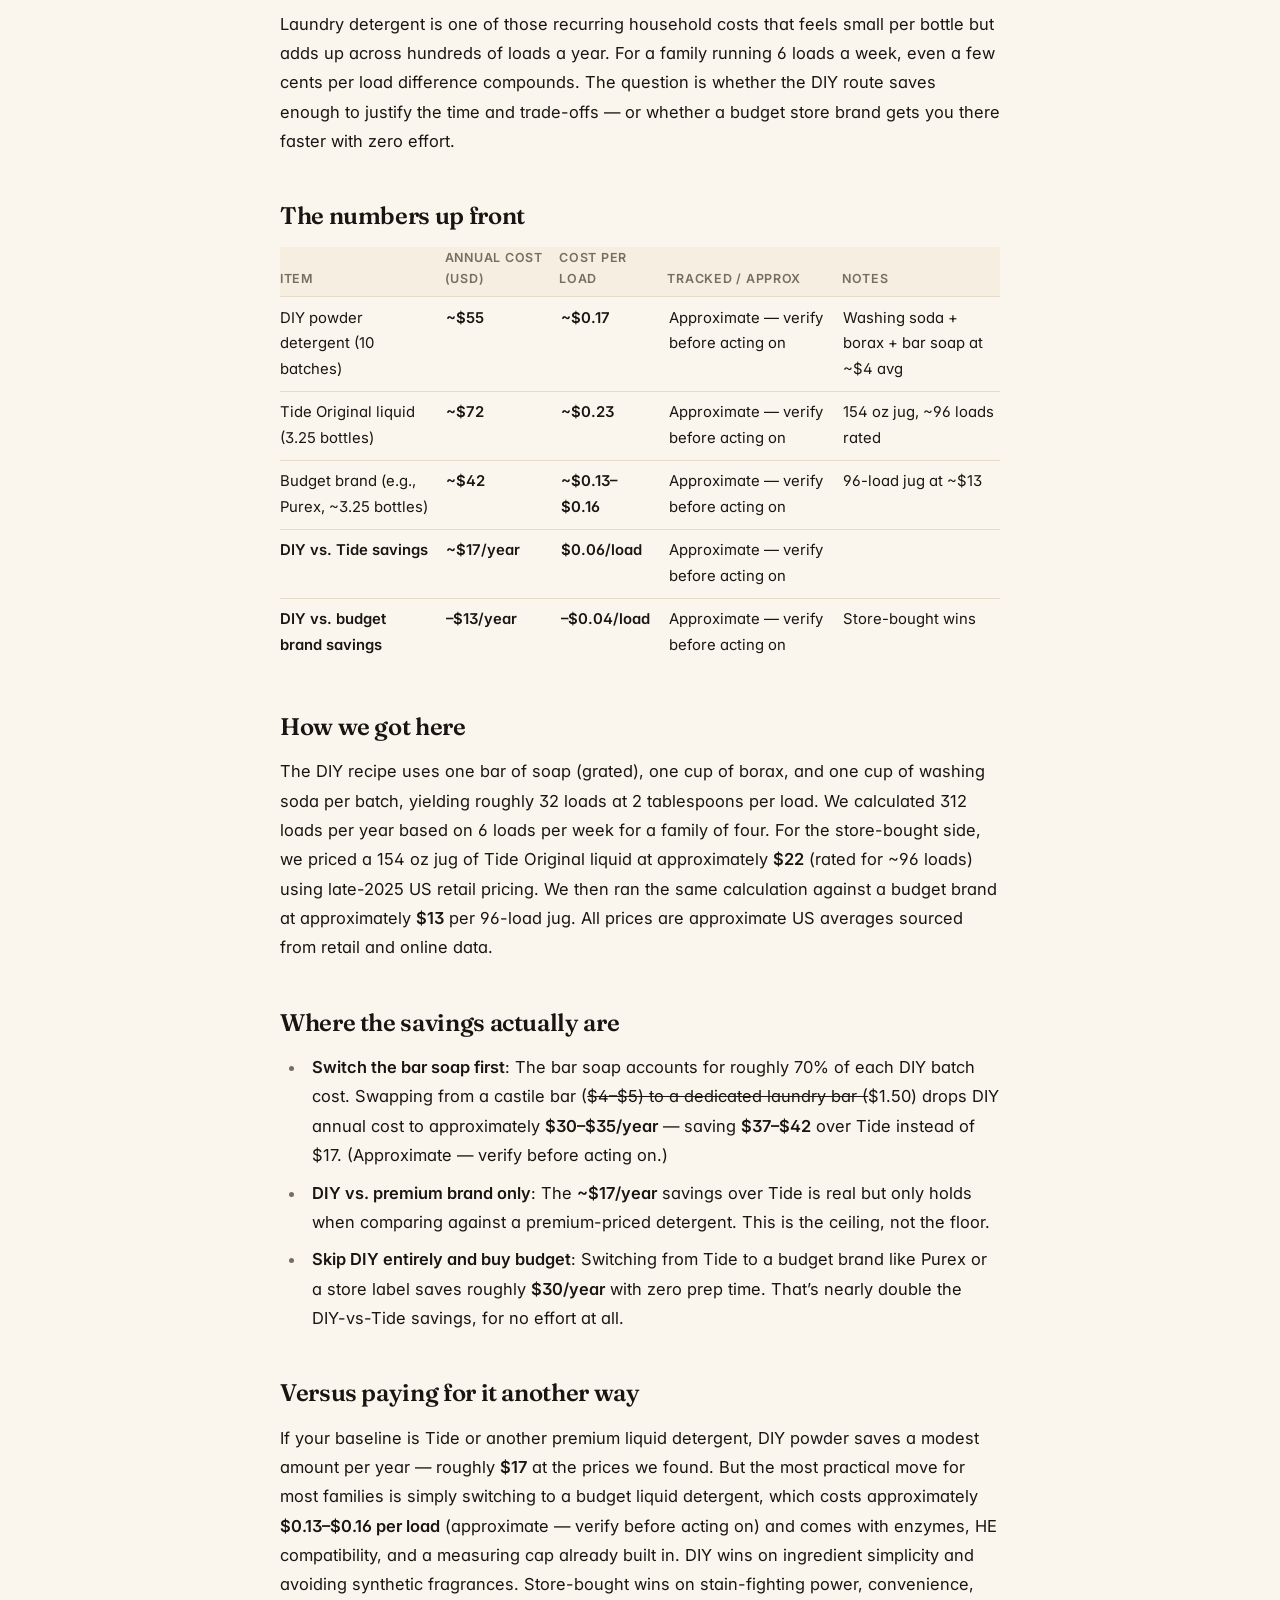
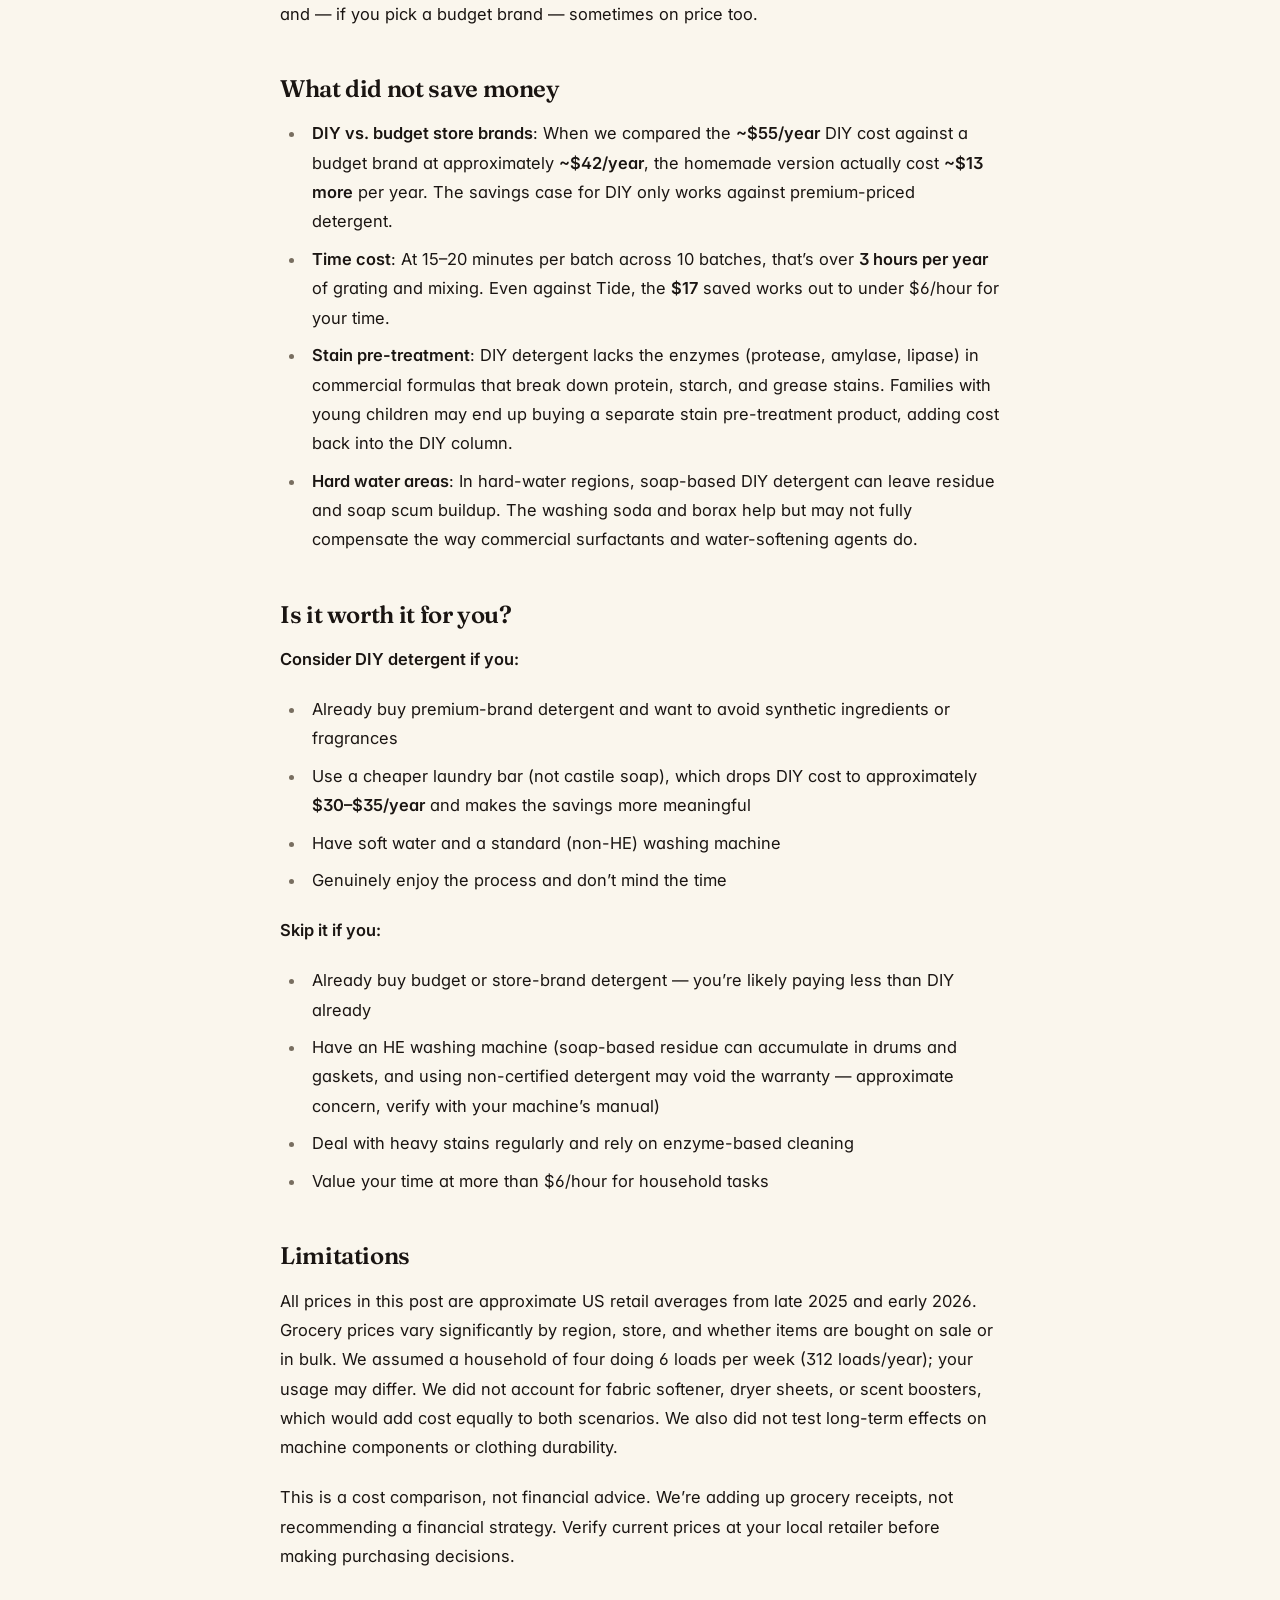
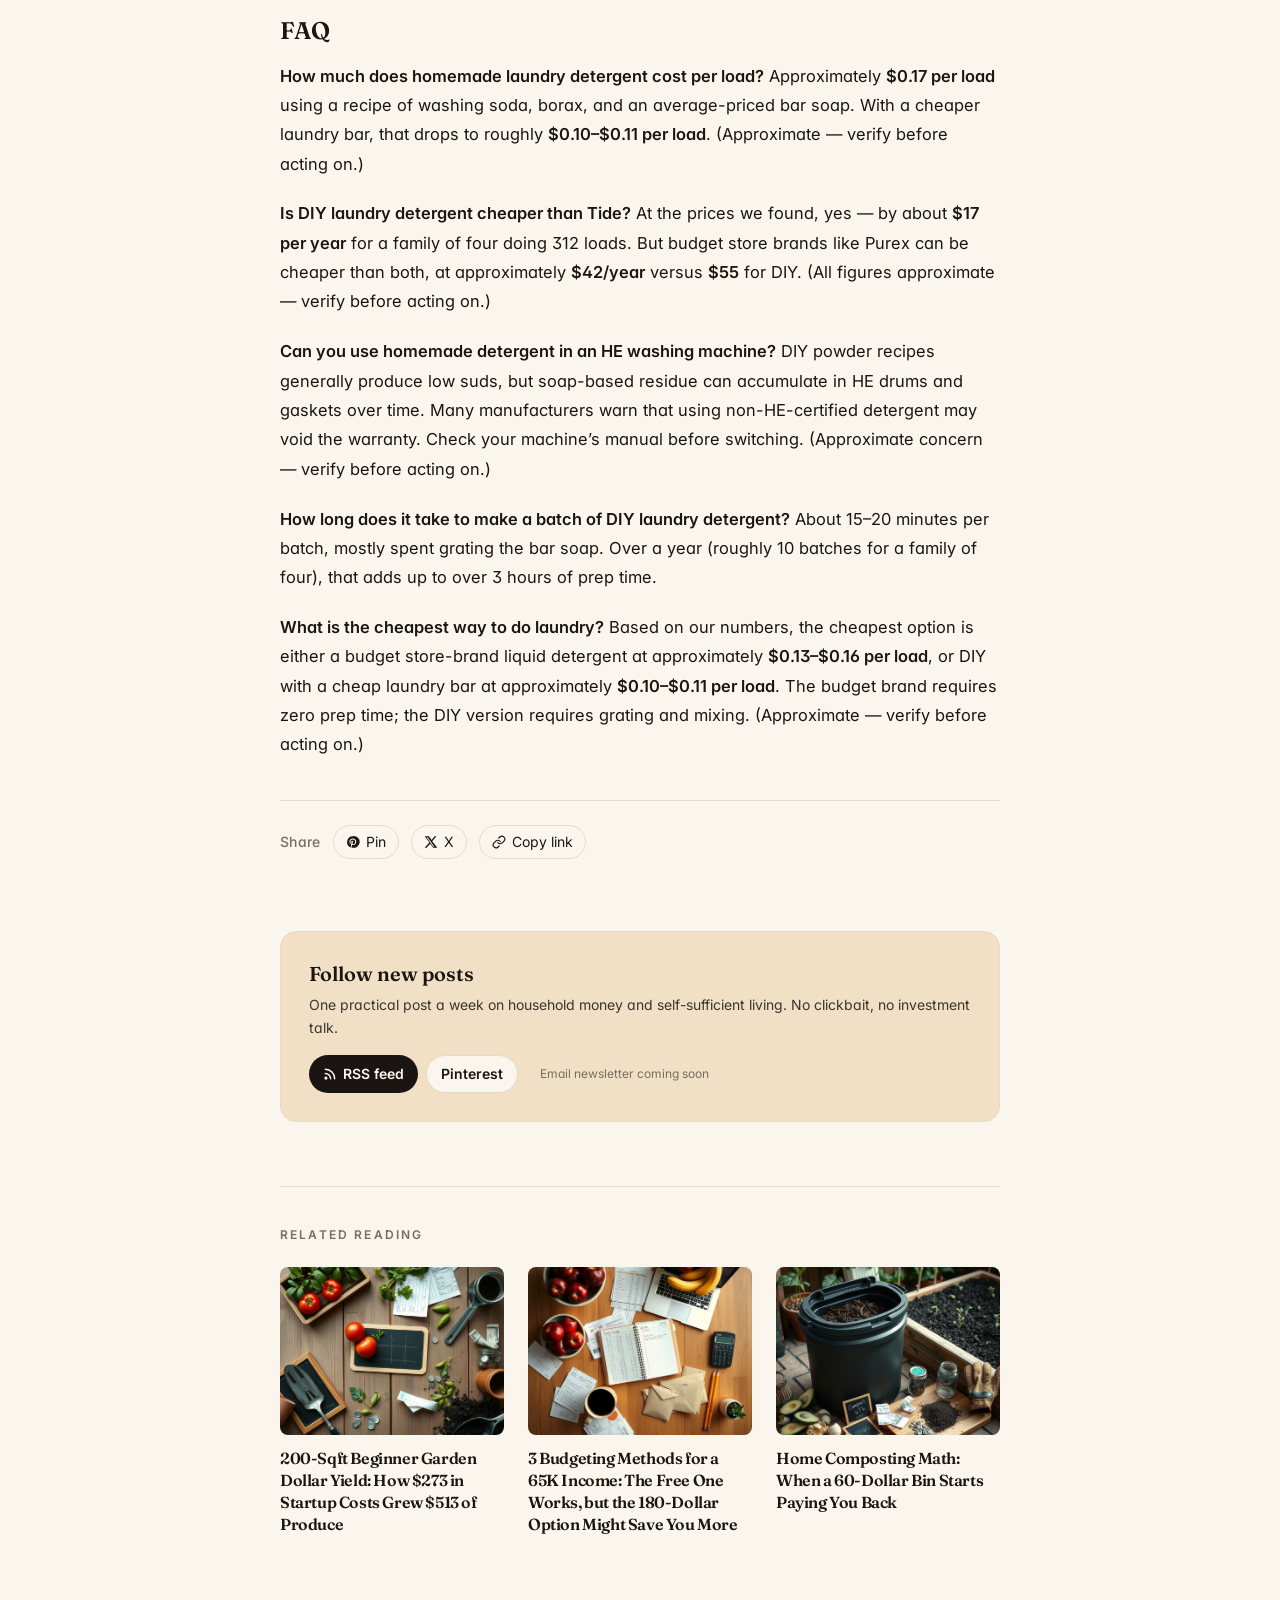
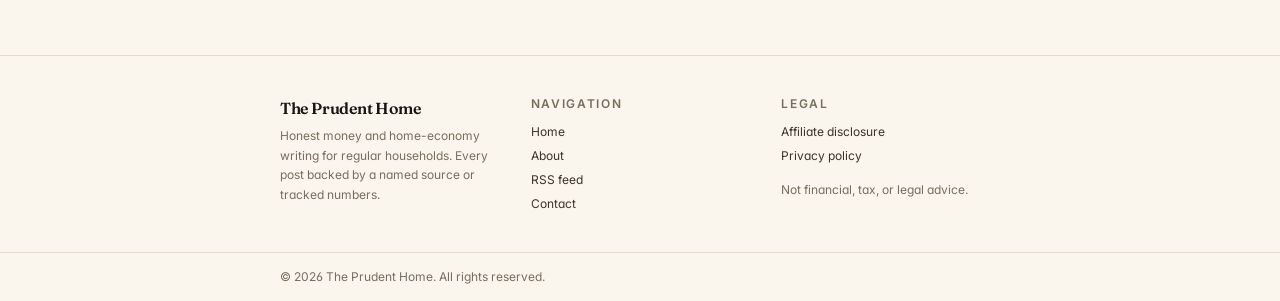
<file: posts/2026-04-15-diy-laundry-detergent-vs-brand-1yr/index.html>
<!DOCTYPE html><html lang="en" class="scroll-smooth"> <head><meta charset="utf-8"><meta name="viewport" content="width=device-width, initial-scale=1"><meta name="description" content="A family-of-four cost breakdown of homemade powder detergent vs. store-bought, with honest numbers on when it's not worth the effort."><meta property="og:site_name" content="The Prudent Home"><meta property="og:title" content="DIY Laundry Detergent for a Year: We Saved 17 Dollars and Grated a Lot of Soap"><meta property="og:description" content="A family-of-four cost breakdown of homemade powder detergent vs. store-bought, with honest numbers on when it's not worth the effort."><meta property="og:type" content="article"><meta property="og:url" content="https://theprudenthome.github.io/posts/2026-04-15-diy-laundry-detergent-vs-brand-1yr/"><meta property="og:image" content="https://theprudenthome.github.io/posts-assets/2026-04-15-diy-laundry-detergent-vs-brand-1yr/hero.jpg"><meta property="og:image:width" content="1024"><meta property="og:image:height" content="1024"><meta property="article:published_time" content="2026-04-15T00:00:00.000Z"><meta name="twitter:card" content="summary_large_image"><meta name="twitter:title" content="DIY Laundry Detergent for a Year: We Saved 17 Dollars and Grated a Lot of Soap"><meta name="twitter:description" content="A family-of-four cost breakdown of homemade powder detergent vs. store-bought, with honest numbers on when it's not worth the effort."><meta name="twitter:image" content="https://theprudenthome.github.io/posts-assets/2026-04-15-diy-laundry-detergent-vs-brand-1yr/hero.jpg"><meta name="p:domain_verify" content="9ee6adf73696bf512517238aac74f80d"><link rel="canonical" href="https://theprudenthome.github.io/posts/2026-04-15-diy-laundry-detergent-vs-brand-1yr/"><link rel="alternate" type="application/rss+xml" title="DIY Laundry Detergent for a Year: We Saved 17 Dollars and Grated a Lot of Soap" href="/rss.xml"><link rel="preconnect" href="https://fonts.googleapis.com"><link rel="preconnect" href="https://fonts.gstatic.com" crossorigin><link rel="stylesheet" href="https://fonts.googleapis.com/css2?family=Fraunces:opsz,wght@9..144,400;9..144,500;9..144,600;9..144,700&family=Inter:wght@400;500;600;700&display=swap"><title>DIY Laundry Detergent for a Year: We Saved 17 Dollars and Grated a Lot of Soap</title><link rel="stylesheet" href="/_astro/BaseLayout.CvvIse53.css"></head> <body class="min-h-screen antialiased"> <header class="border-b border-[color:var(--color-rule)] dark:border-[color:var(--color-rule-dark)]"> <div class="mx-auto max-w-3xl px-5 sm:px-6 py-5 flex items-center justify-between gap-4"> <a href="/" class="group no-underline"> <span class="block font-serif text-[1.15rem] font-semibold tracking-tight leading-none text-[color:var(--color-ink)] dark:text-[color:var(--color-ink-dark)] group-hover:text-[color:var(--color-accent)] transition-colors">
The Prudent Home
</span> <span class="block mt-1 text-[0.65rem] font-medium tracking-[0.22em] uppercase text-[color:var(--color-muted)] dark:text-[color:var(--color-muted-dark)]">
money &middot; home &middot; garden
</span> </a> <nav class="flex items-center gap-5 text-sm text-[color:var(--color-muted)] dark:text-[color:var(--color-muted-dark)]" aria-label="Primary"> <a href="/" class="hover:text-[color:var(--color-accent)] transition-colors no-underline">Home</a> <a href="/about" class="hover:text-[color:var(--color-accent)] transition-colors no-underline">About</a> <a href="/rss.xml" class="hover:text-[color:var(--color-accent)] transition-colors no-underline">RSS</a> </nav> </div> </header> <main class="mx-auto max-w-3xl px-5 sm:px-6 py-10 sm:py-14">  <article class="pb-6"> <p class="mb-4 text-xs font-semibold tracking-[0.18em] uppercase text-[color:var(--color-accent)]"> diy </p> <h1 class="font-serif text-3xl sm:text-[2.6rem] font-semibold leading-[1.1] tracking-tight text-[color:var(--color-ink)] dark:text-[color:var(--color-ink-dark)]"> DIY Laundry Detergent for a Year: We Saved 17 Dollars and Grated a Lot of Soap </h1> <p class="mt-5 text-lg text-[color:var(--color-ink-soft)] dark:text-[color:var(--color-muted-dark)] leading-relaxed max-w-[60ch]"> A family-of-four cost breakdown of homemade powder detergent vs. store-bought, with honest numbers on when it&#39;s not worth the effort. </p> <div class="mt-5 flex items-center flex-wrap gap-x-3 gap-y-1 text-xs font-medium tracking-[0.1em] uppercase text-[color:var(--color-muted)] dark:text-[color:var(--color-muted-dark)] border-t border-b border-[color:var(--color-rule)] dark:border-[color:var(--color-rule-dark)] py-3 my-6"> <time datetime="2026-04-15T00:00:00.000Z"> April 15, 2026 </time> <span aria-hidden="true">&middot;</span> <span>6 min read</span>  <span aria-hidden="true">&middot;</span> <span class="normal-case tracking-normal font-normal text-[color:var(--color-muted)]"> laundry / cost-comparison / household-savings </span>  </div>  <div class="prose prose-prudent max-w-none"> <p><img src="/posts-assets/2026-04-15-diy-laundry-detergent-vs-brand-1yr/hero.jpg" alt="DIY Laundry Detergent for a Year: We Saved 17 Dollars and Grated a Lot of Soap"></p>
<p><em>Hero image generated with AI (Cloudflare Flux-1-Schnell).</em></p>
<p>We made our own laundry detergent for a year — washing soda, borax, and grated bar soap — and the total savings over name-brand Tide came out to roughly <strong>$17</strong>. That’s less than a single pizza night, earned across 10 batches and more than 3 hours of soap-grating.</p>
<div class="tldr"><strong>TL;DR</strong>
<ul>
<li>DIY powder detergent costs approximately <strong>$55/year</strong> for 312 loads (family of four). Tide Original liquid runs approximately <strong>$72/year</strong> for the same usage. (All figures approximate — verify before acting on.)</li>
<li>The savings disappear if you switch to a budget store brand like Purex, which can cost as little as <strong>~$42/year</strong>.</li>
<li>The bar soap is 70% of the DIY cost. Using a cheaper laundry bar instead of castile soap could push annual DIY cost down to <strong>~$30–$35</strong>.</li>
</ul>
</div>
<h2 id="why-this-math-matters">Why this math matters</h2>
<p>Laundry detergent is one of those recurring household costs that feels small per bottle but adds up across hundreds of loads a year. For a family running 6 loads a week, even a few cents per load difference compounds. The question is whether the DIY route saves enough to justify the time and trade-offs — or whether a budget store brand gets you there faster with zero effort.</p>
<h2 id="the-numbers-up-front">The numbers up front</h2>















































<table><thead><tr><th>Item</th><th>Annual cost (USD)</th><th>Cost per load</th><th>Tracked / Approx</th><th>Notes</th></tr></thead><tbody><tr><td>DIY powder detergent (10 batches)</td><td><strong>~$55</strong></td><td><strong>~$0.17</strong></td><td>Approximate — verify before acting on</td><td>Washing soda + borax + bar soap at ~$4 avg</td></tr><tr><td>Tide Original liquid (3.25 bottles)</td><td><strong>~$72</strong></td><td><strong>~$0.23</strong></td><td>Approximate — verify before acting on</td><td>154 oz jug, ~96 loads rated</td></tr><tr><td>Budget brand (e.g., Purex, ~3.25 bottles)</td><td><strong>~$42</strong></td><td><strong>~$0.13–$0.16</strong></td><td>Approximate — verify before acting on</td><td>96-load jug at ~$13</td></tr><tr><td><strong>DIY vs. Tide savings</strong></td><td><strong>~$17/year</strong></td><td><strong>$0.06/load</strong></td><td>Approximate — verify before acting on</td><td></td></tr><tr><td><strong>DIY vs. budget brand savings</strong></td><td><strong>–$13/year</strong></td><td><strong>–$0.04/load</strong></td><td>Approximate — verify before acting on</td><td>Store-bought wins</td></tr></tbody></table>
<h2 id="how-we-got-here">How we got here</h2>
<p>The DIY recipe uses one bar of soap (grated), one cup of borax, and one cup of washing soda per batch, yielding roughly 32 loads at 2 tablespoons per load. We calculated 312 loads per year based on 6 loads per week for a family of four. For the store-bought side, we priced a 154 oz jug of Tide Original liquid at approximately <strong>$22</strong> (rated for ~96 loads) using late-2025 US retail pricing. We then ran the same calculation against a budget brand at approximately <strong>$13</strong> per 96-load jug. All prices are approximate US averages sourced from retail and online data.</p>
<h2 id="where-the-savings-actually-are">Where the savings actually are</h2>
<ul>
<li><strong>Switch the bar soap first</strong>: The bar soap accounts for roughly 70% of each DIY batch cost. Swapping from a castile bar (<del>$4–$5) to a dedicated laundry bar (</del>$1.50) drops DIY annual cost to approximately <strong>$30–$35/year</strong> — saving <strong>$37–$42</strong> over Tide instead of $17. (Approximate — verify before acting on.)</li>
<li><strong>DIY vs. premium brand only</strong>: The <strong>~$17/year</strong> savings over Tide is real but only holds when comparing against a premium-priced detergent. This is the ceiling, not the floor.</li>
<li><strong>Skip DIY entirely and buy budget</strong>: Switching from Tide to a budget brand like Purex or a store label saves roughly <strong>$30/year</strong> with zero prep time. That’s nearly double the DIY-vs-Tide savings, for no effort at all.</li>
</ul>
<h2 id="versus-paying-for-it-another-way">Versus paying for it another way</h2>
<p>If your baseline is Tide or another premium liquid detergent, DIY powder saves a modest amount per year — roughly <strong>$17</strong> at the prices we found. But the most practical move for most families is simply switching to a budget liquid detergent, which costs approximately <strong>$0.13–$0.16 per load</strong> (approximate — verify before acting on) and comes with enzymes, HE compatibility, and a measuring cap already built in. DIY wins on ingredient simplicity and avoiding synthetic fragrances. Store-bought wins on stain-fighting power, convenience, and — if you pick a budget brand — sometimes on price too.</p>
<h2 id="what-did-not-save-money">What did not save money</h2>
<ul>
<li><strong>DIY vs. budget store brands</strong>: When we compared the <strong>~$55/year</strong> DIY cost against a budget brand at approximately <strong>~$42/year</strong>, the homemade version actually cost <strong>~$13 more</strong> per year. The savings case for DIY only works against premium-priced detergent.</li>
<li><strong>Time cost</strong>: At 15–20 minutes per batch across 10 batches, that’s over <strong>3 hours per year</strong> of grating and mixing. Even against Tide, the <strong>$17</strong> saved works out to under $6/hour for your time.</li>
<li><strong>Stain pre-treatment</strong>: DIY detergent lacks the enzymes (protease, amylase, lipase) in commercial formulas that break down protein, starch, and grease stains. Families with young children may end up buying a separate stain pre-treatment product, adding cost back into the DIY column.</li>
<li><strong>Hard water areas</strong>: In hard-water regions, soap-based DIY detergent can leave residue and soap scum buildup. The washing soda and borax help but may not fully compensate the way commercial surfactants and water-softening agents do.</li>
</ul>
<h2 id="is-it-worth-it-for-you">Is it worth it for you?</h2>
<p><strong>Consider DIY detergent if you:</strong></p>
<ul>
<li>Already buy premium-brand detergent and want to avoid synthetic ingredients or fragrances</li>
<li>Use a cheaper laundry bar (not castile soap), which drops DIY cost to approximately <strong>$30–$35/year</strong> and makes the savings more meaningful</li>
<li>Have soft water and a standard (non-HE) washing machine</li>
<li>Genuinely enjoy the process and don’t mind the time</li>
</ul>
<p><strong>Skip it if you:</strong></p>
<ul>
<li>Already buy budget or store-brand detergent — you’re likely paying less than DIY already</li>
<li>Have an HE washing machine (soap-based residue can accumulate in drums and gaskets, and using non-certified detergent may void the warranty — approximate concern, verify with your machine’s manual)</li>
<li>Deal with heavy stains regularly and rely on enzyme-based cleaning</li>
<li>Value your time at more than $6/hour for household tasks</li>
</ul>
<h2 id="limitations">Limitations</h2>
<p>All prices in this post are approximate US retail averages from late 2025 and early 2026. Grocery prices vary significantly by region, store, and whether items are bought on sale or in bulk. We assumed a household of four doing 6 loads per week (312 loads/year); your usage may differ. We did not account for fabric softener, dryer sheets, or scent boosters, which would add cost equally to both scenarios. We also did not test long-term effects on machine components or clothing durability.</p>
<p>This is a cost comparison, not financial advice. We’re adding up grocery receipts, not recommending a financial strategy. Verify current prices at your local retailer before making purchasing decisions.</p>
<h2 id="faq">FAQ</h2>
<p><strong>How much does homemade laundry detergent cost per load?</strong>
Approximately <strong>$0.17 per load</strong> using a recipe of washing soda, borax, and an average-priced bar soap. With a cheaper laundry bar, that drops to roughly <strong>$0.10–$0.11 per load</strong>. (Approximate — verify before acting on.)</p>
<p><strong>Is DIY laundry detergent cheaper than Tide?</strong>
At the prices we found, yes — by about <strong>$17 per year</strong> for a family of four doing 312 loads. But budget store brands like Purex can be cheaper than both, at approximately <strong>$42/year</strong> versus <strong>$55</strong> for DIY. (All figures approximate — verify before acting on.)</p>
<p><strong>Can you use homemade detergent in an HE washing machine?</strong>
DIY powder recipes generally produce low suds, but soap-based residue can accumulate in HE drums and gaskets over time. Many manufacturers warn that using non-HE-certified detergent may void the warranty. Check your machine’s manual before switching. (Approximate concern — verify before acting on.)</p>
<p><strong>How long does it take to make a batch of DIY laundry detergent?</strong>
About 15–20 minutes per batch, mostly spent grating the bar soap. Over a year (roughly 10 batches for a family of four), that adds up to over 3 hours of prep time.</p>
<p><strong>What is the cheapest way to do laundry?</strong>
Based on our numbers, the cheapest option is either a budget store-brand liquid detergent at approximately <strong>$0.13–$0.16 per load</strong>, or DIY with a cheap laundry bar at approximately <strong>$0.10–$0.11 per load</strong>. The budget brand requires zero prep time; the DIY version requires grating and mixing. (Approximate — verify before acting on.)</p> </div> <div class="mt-10 pt-6 border-t border-[color:var(--color-rule)] dark:border-[color:var(--color-rule-dark)]"> <div class="flex flex-wrap items-center gap-3 text-sm"> <span class="font-medium tracking-wide text-[color:var(--color-muted)] dark:text-[color:var(--color-muted-dark)]">Share</span> <a href="https://pinterest.com/pin/create/button/?url=https%3A%2F%2Ftheprudenthome.github.io%2Fposts%2F2026-04-15-diy-laundry-detergent-vs-brand-1yr%2F&#38;media=https%3A%2F%2Ftheprudenthome.github.io%2Fposts-assets%2F2026-04-15-diy-laundry-detergent-vs-brand-1yr%2Fhero.jpg&#38;description=A%20family-of-four%20cost%20breakdown%20of%20homemade%20powder%20detergent%20vs.%20store-bought%2C%20with%20honest%20numbers%20on%20when%20it's%20not%20worth%20the%20effort." target="_blank" rel="noopener" class="inline-flex items-center gap-1.5 px-3 py-1.5 rounded-full bg-[color:var(--color-paper)] dark:bg-[color:var(--color-paper-dark)] border border-[color:var(--color-rule)] dark:border-[color:var(--color-rule-dark)] text-[color:var(--color-ink)] dark:text-[color:var(--color-ink-dark)] no-underline hover:border-[color:var(--color-accent)] transition-colors"> <svg width="14" height="14" viewBox="0 0 24 24" fill="currentColor" aria-hidden="true"><path d="M12 2a10 10 0 0 0-3.64 19.33c-.08-.82-.15-2.07.03-2.96.17-.8 1.08-5.08 1.08-5.08s-.28-.55-.28-1.37c0-1.28.74-2.24 1.67-2.24.79 0 1.17.59 1.17 1.3 0 .79-.5 1.97-.76 3.07-.22.92.46 1.67 1.37 1.67 1.64 0 2.9-1.73 2.9-4.23 0-2.21-1.59-3.76-3.87-3.76-2.64 0-4.19 1.98-4.19 4.03 0 .8.31 1.66.69 2.13.08.09.09.18.07.27-.07.29-.23.93-.26 1.06-.04.17-.13.21-.31.13-1.15-.54-1.87-2.22-1.87-3.57 0-2.91 2.11-5.58 6.09-5.58 3.2 0 5.69 2.28 5.69 5.33 0 3.18-2.01 5.74-4.79 5.74-.93 0-1.81-.48-2.11-1.05l-.57 2.19c-.21.8-.77 1.81-1.14 2.42A10 10 0 1 0 12 2z"></path></svg>
Pin
</a> <a href="https://twitter.com/intent/tweet?text=DIY%20Laundry%20Detergent%20for%20a%20Year%3A%20We%20Saved%2017%20Dollars%20and%20Grated%20a%20Lot%20of%20Soap&#38;url=https%3A%2F%2Ftheprudenthome.github.io%2Fposts%2F2026-04-15-diy-laundry-detergent-vs-brand-1yr%2F" target="_blank" rel="noopener" class="inline-flex items-center gap-1.5 px-3 py-1.5 rounded-full bg-[color:var(--color-paper)] dark:bg-[color:var(--color-paper-dark)] border border-[color:var(--color-rule)] dark:border-[color:var(--color-rule-dark)] text-[color:var(--color-ink)] dark:text-[color:var(--color-ink-dark)] no-underline hover:border-[color:var(--color-accent)] transition-colors"> <svg width="14" height="14" viewBox="0 0 24 24" fill="currentColor" aria-hidden="true"><path d="M18.244 2H21.5l-7.44 8.501L22.75 22h-6.84l-5.354-6.996L4.4 22H1.144l7.957-9.093L1.25 2h7.022l4.84 6.397L18.244 2zm-2.4 18.097h1.808L6.228 3.8H4.289l11.555 16.297z"></path></svg>
X
</a> <button type="button" data-copy="https://theprudenthome.github.io/posts/2026-04-15-diy-laundry-detergent-vs-brand-1yr/" class="copy-link inline-flex items-center gap-1.5 px-3 py-1.5 rounded-full bg-[color:var(--color-paper)] dark:bg-[color:var(--color-paper-dark)] border border-[color:var(--color-rule)] dark:border-[color:var(--color-rule-dark)] text-[color:var(--color-ink)] dark:text-[color:var(--color-ink-dark)] hover:border-[color:var(--color-accent)] transition-colors cursor-pointer"> <svg width="14" height="14" viewBox="0 0 24 24" fill="none" stroke="currentColor" stroke-width="2" stroke-linecap="round" stroke-linejoin="round" aria-hidden="true"><path d="M10 13a5 5 0 0 0 7.54.54l3-3a5 5 0 0 0-7.07-7.07l-1.72 1.72"></path><path d="M14 11a5 5 0 0 0-7.54-.54l-3 3a5 5 0 0 0 7.07 7.07l1.71-1.71"></path></svg>
Copy link
</button> </div> </div> <script>
  document.querySelectorAll('.copy-link').forEach((btn) => {
    btn.addEventListener('click', async () => {
      const url = btn.getAttribute('data-copy');
      try {
        await navigator.clipboard.writeText(url);
        const original = btn.innerHTML;
        btn.innerHTML = 'Copied';
        setTimeout(() => (btn.innerHTML = original), 1500);
      } catch {}
    });
  });
</script> </article> <aside class="mt-12 rounded-2xl p-6 sm:p-7 bg-[color:var(--color-accent-soft)] dark:bg-[color:var(--color-accent-soft-dark)] border border-[color:var(--color-rule)] dark:border-[color:var(--color-rule-dark)]"> <h3 class="font-serif text-lg sm:text-xl font-semibold text-[color:var(--color-ink)] dark:text-[color:var(--color-ink-dark)] mb-1.5">
Follow new posts
</h3> <p class="text-sm text-[color:var(--color-ink-soft)] dark:text-[color:var(--color-muted-dark)] mb-4 leading-relaxed">
One practical post a week on household money and self-sufficient living. No clickbait, no investment talk.
</p> <div class="flex flex-wrap gap-2"> <a href="/rss.xml" class="inline-flex items-center gap-1.5 px-3.5 py-2 rounded-full bg-[color:var(--color-ink)] dark:bg-[color:var(--color-ink-dark)] text-[color:var(--color-paper)] dark:text-[color:var(--color-paper-dark)] text-sm font-semibold no-underline hover:opacity-90 transition-opacity"> <svg width="14" height="14" viewBox="0 0 24 24" fill="none" stroke="currentColor" stroke-width="2.5" stroke-linecap="round" aria-hidden="true"><path d="M4 11a9 9 0 0 1 9 9M4 4a16 16 0 0 1 16 16"></path><circle cx="5" cy="19" r="1.5" fill="currentColor"></circle></svg>
RSS feed
</a> <a href="https://www.pinterest.com/petit_endo/" rel="noopener" class="inline-flex items-center gap-1.5 px-3.5 py-2 rounded-full bg-[color:var(--color-paper)] dark:bg-[color:var(--color-paper-dark)] border border-[color:var(--color-rule)] dark:border-[color:var(--color-rule-dark)] text-[color:var(--color-ink)] dark:text-[color:var(--color-ink-dark)] text-sm font-semibold no-underline hover:border-[color:var(--color-accent)] transition-colors">
Pinterest
</a> <span class="inline-flex items-center px-3.5 py-2 text-xs text-[color:var(--color-muted)] dark:text-[color:var(--color-muted-dark)]">
Email newsletter coming soon
</span> </div> </aside> <section class="mt-16 pt-10 border-t border-[color:var(--color-rule)] dark:border-[color:var(--color-rule-dark)]"> <h2 class="mb-6 text-xs font-semibold tracking-[0.18em] uppercase text-[color:var(--color-muted)]">Related reading</h2> <ul class="grid sm:grid-cols-3 gap-6"> <li> <a href="/posts/2026-04-15-200-sqft-home-garden-dollar-yield/" class="no-underline group"> <div class="overflow-hidden rounded-lg aspect-[4/3] bg-[color:var(--color-accent-soft)] dark:bg-[color:var(--color-accent-soft-dark)] mb-3"> <img src="/posts-assets/2026-04-15-200-sqft-home-garden-dollar-yield/hero.jpg" alt="" loading="lazy" class="w-full h-full object-cover transition-transform duration-500 group-hover:scale-[1.04]"> </div> <h3 class="font-serif text-base font-semibold leading-snug tracking-tight text-[color:var(--color-ink)] dark:text-[color:var(--color-ink-dark)] group-hover:text-[color:var(--color-accent)] transition-colors"> 200-Sqft Beginner Garden Dollar Yield: How $273 in Startup Costs Grew $513 of Produce </h3> </a> </li><li> <a href="/posts/2026-04-15-beginner-budget-spreadsheet-vs-ynab-vs-pen/" class="no-underline group"> <div class="overflow-hidden rounded-lg aspect-[4/3] bg-[color:var(--color-accent-soft)] dark:bg-[color:var(--color-accent-soft-dark)] mb-3"> <img src="/posts-assets/2026-04-15-beginner-budget-spreadsheet-vs-ynab-vs-pen/hero.jpg" alt="" loading="lazy" class="w-full h-full object-cover transition-transform duration-500 group-hover:scale-[1.04]"> </div> <h3 class="font-serif text-base font-semibold leading-snug tracking-tight text-[color:var(--color-ink)] dark:text-[color:var(--color-ink-dark)] group-hover:text-[color:var(--color-accent)] transition-colors"> 3 Budgeting Methods for a 65K Income: The Free One Works, but the 180-Dollar Option Might Save You More </h3> </a> </li><li> <a href="/posts/2026-04-15-home-composting-roi-60-dollar-bin/" class="no-underline group"> <div class="overflow-hidden rounded-lg aspect-[4/3] bg-[color:var(--color-accent-soft)] dark:bg-[color:var(--color-accent-soft-dark)] mb-3"> <img src="/posts-assets/2026-04-15-home-composting-roi-60-dollar-bin/hero.jpg" alt="" loading="lazy" class="w-full h-full object-cover transition-transform duration-500 group-hover:scale-[1.04]"> </div> <h3 class="font-serif text-base font-semibold leading-snug tracking-tight text-[color:var(--color-ink)] dark:text-[color:var(--color-ink-dark)] group-hover:text-[color:var(--color-accent)] transition-colors"> Home Composting Math: When a 60-Dollar Bin Starts Paying You Back </h3> </a> </li> </ul> </section> </main> <footer class="mt-16 border-t border-[color:var(--color-rule)] dark:border-[color:var(--color-rule-dark)]"> <div class="mx-auto max-w-3xl px-5 sm:px-6 py-10 grid gap-8 sm:grid-cols-3 text-sm"> <div class="sm:col-span-1"> <p class="font-serif text-base font-semibold tracking-tight text-[color:var(--color-ink)] dark:text-[color:var(--color-ink-dark)] mb-1.5">
The Prudent Home
</p> <p class="text-xs text-[color:var(--color-muted)] dark:text-[color:var(--color-muted-dark)] leading-relaxed">
Honest money and home-economy writing for regular households. Every post backed by a named source or tracked numbers.
</p> </div> <nav class="text-xs" aria-label="Navigation"> <p class="font-semibold tracking-[0.14em] uppercase text-[color:var(--color-muted)] mb-3">Navigation</p> <ul class="space-y-2"> <li><a href="/" class="text-[color:var(--color-ink-soft)] dark:text-[color:var(--color-muted-dark)] hover:text-[color:var(--color-accent)] no-underline">Home</a></li> <li><a href="/about" class="text-[color:var(--color-ink-soft)] dark:text-[color:var(--color-muted-dark)] hover:text-[color:var(--color-accent)] no-underline">About</a></li> <li><a href="/rss.xml" class="text-[color:var(--color-ink-soft)] dark:text-[color:var(--color-muted-dark)] hover:text-[color:var(--color-accent)] no-underline">RSS feed</a></li> <li><a href="/contact" class="text-[color:var(--color-ink-soft)] dark:text-[color:var(--color-muted-dark)] hover:text-[color:var(--color-accent)] no-underline">Contact</a></li> </ul> </nav> <nav class="text-xs" aria-label="Legal"> <p class="font-semibold tracking-[0.14em] uppercase text-[color:var(--color-muted)] mb-3">Legal</p> <ul class="space-y-2"> <li><a href="/disclosure" class="text-[color:var(--color-ink-soft)] dark:text-[color:var(--color-muted-dark)] hover:text-[color:var(--color-accent)] no-underline">Affiliate disclosure</a></li> <li><a href="/privacy" class="text-[color:var(--color-ink-soft)] dark:text-[color:var(--color-muted-dark)] hover:text-[color:var(--color-accent)] no-underline">Privacy policy</a></li> </ul> <p class="mt-4 text-[color:var(--color-muted)] leading-relaxed">
Not financial, tax, or legal advice.
</p> </nav> </div> <div class="border-t border-[color:var(--color-rule)] dark:border-[color:var(--color-rule-dark)]"> <div class="mx-auto max-w-3xl px-5 sm:px-6 py-4 text-xs text-[color:var(--color-muted)] dark:text-[color:var(--color-muted-dark)]">
&copy; 2026 The Prudent Home. All rights reserved.
</div> </div> </footer>  </body> </html>
</file>
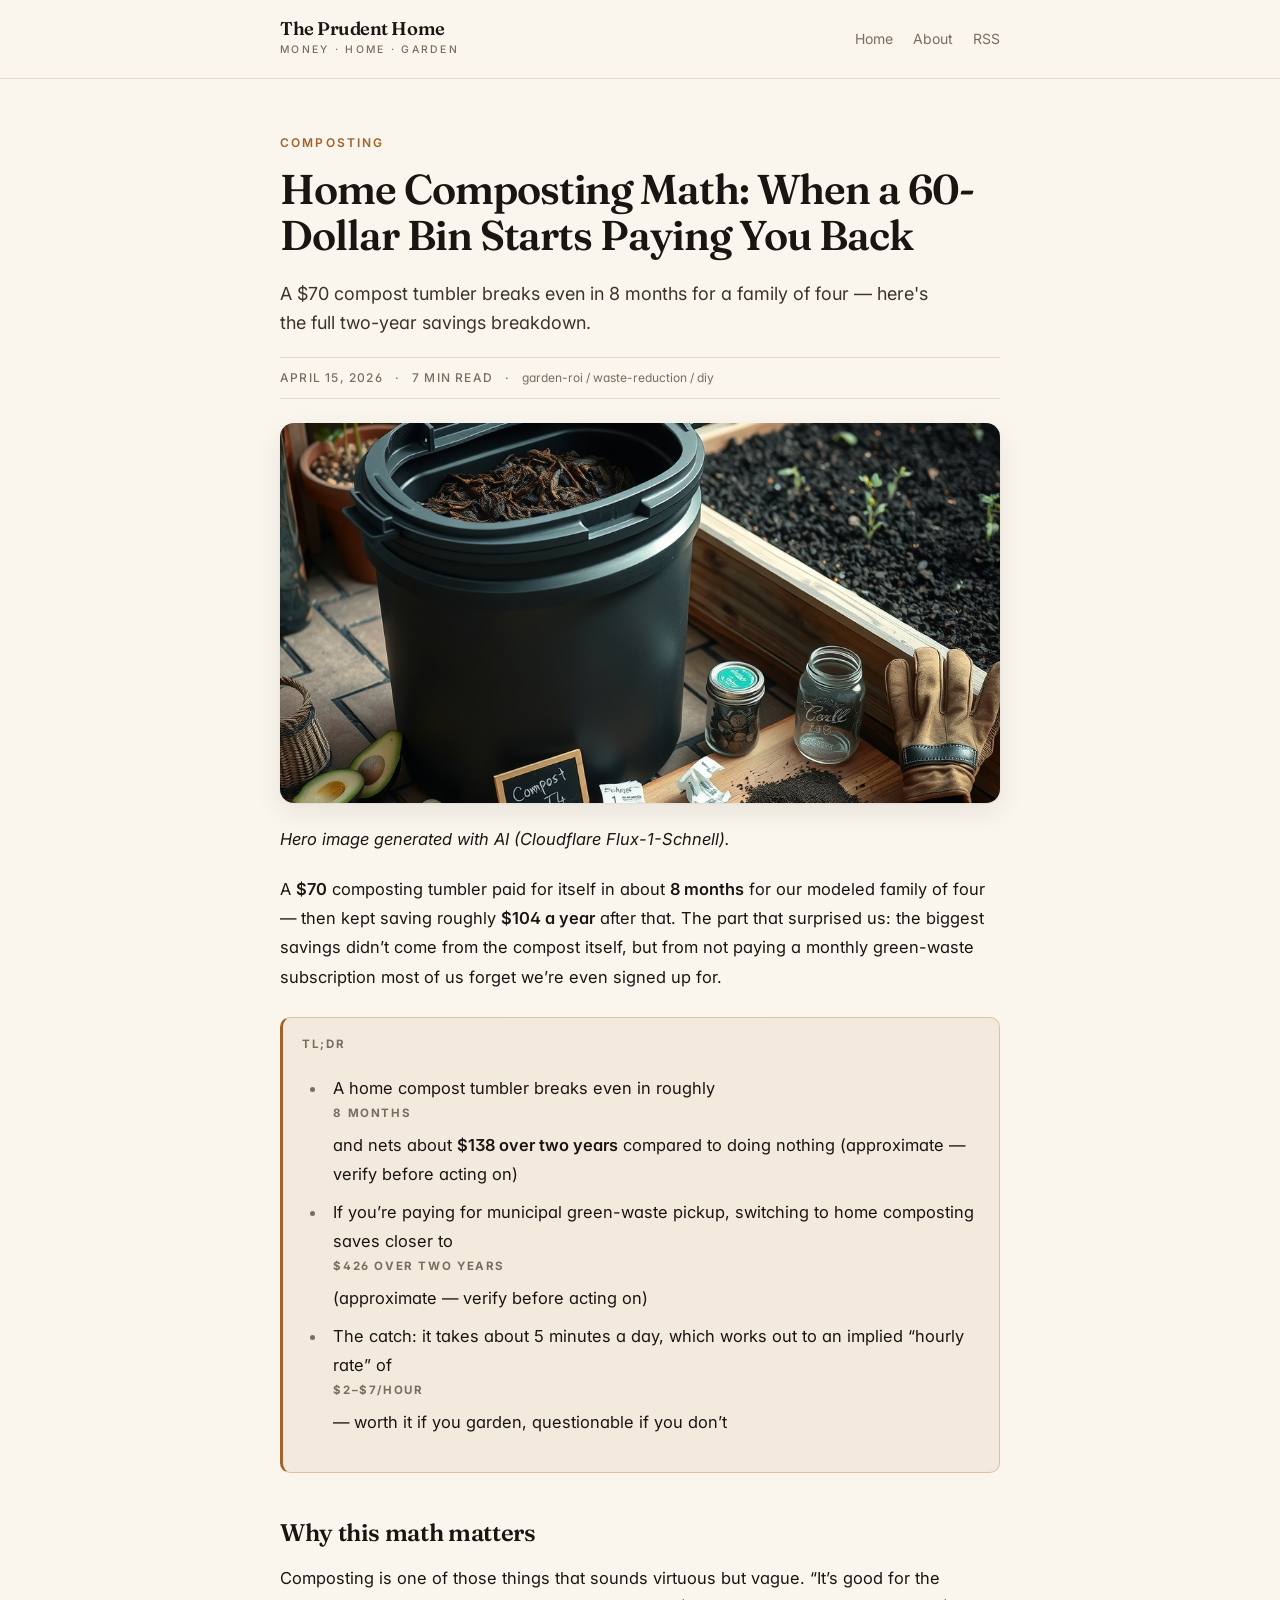
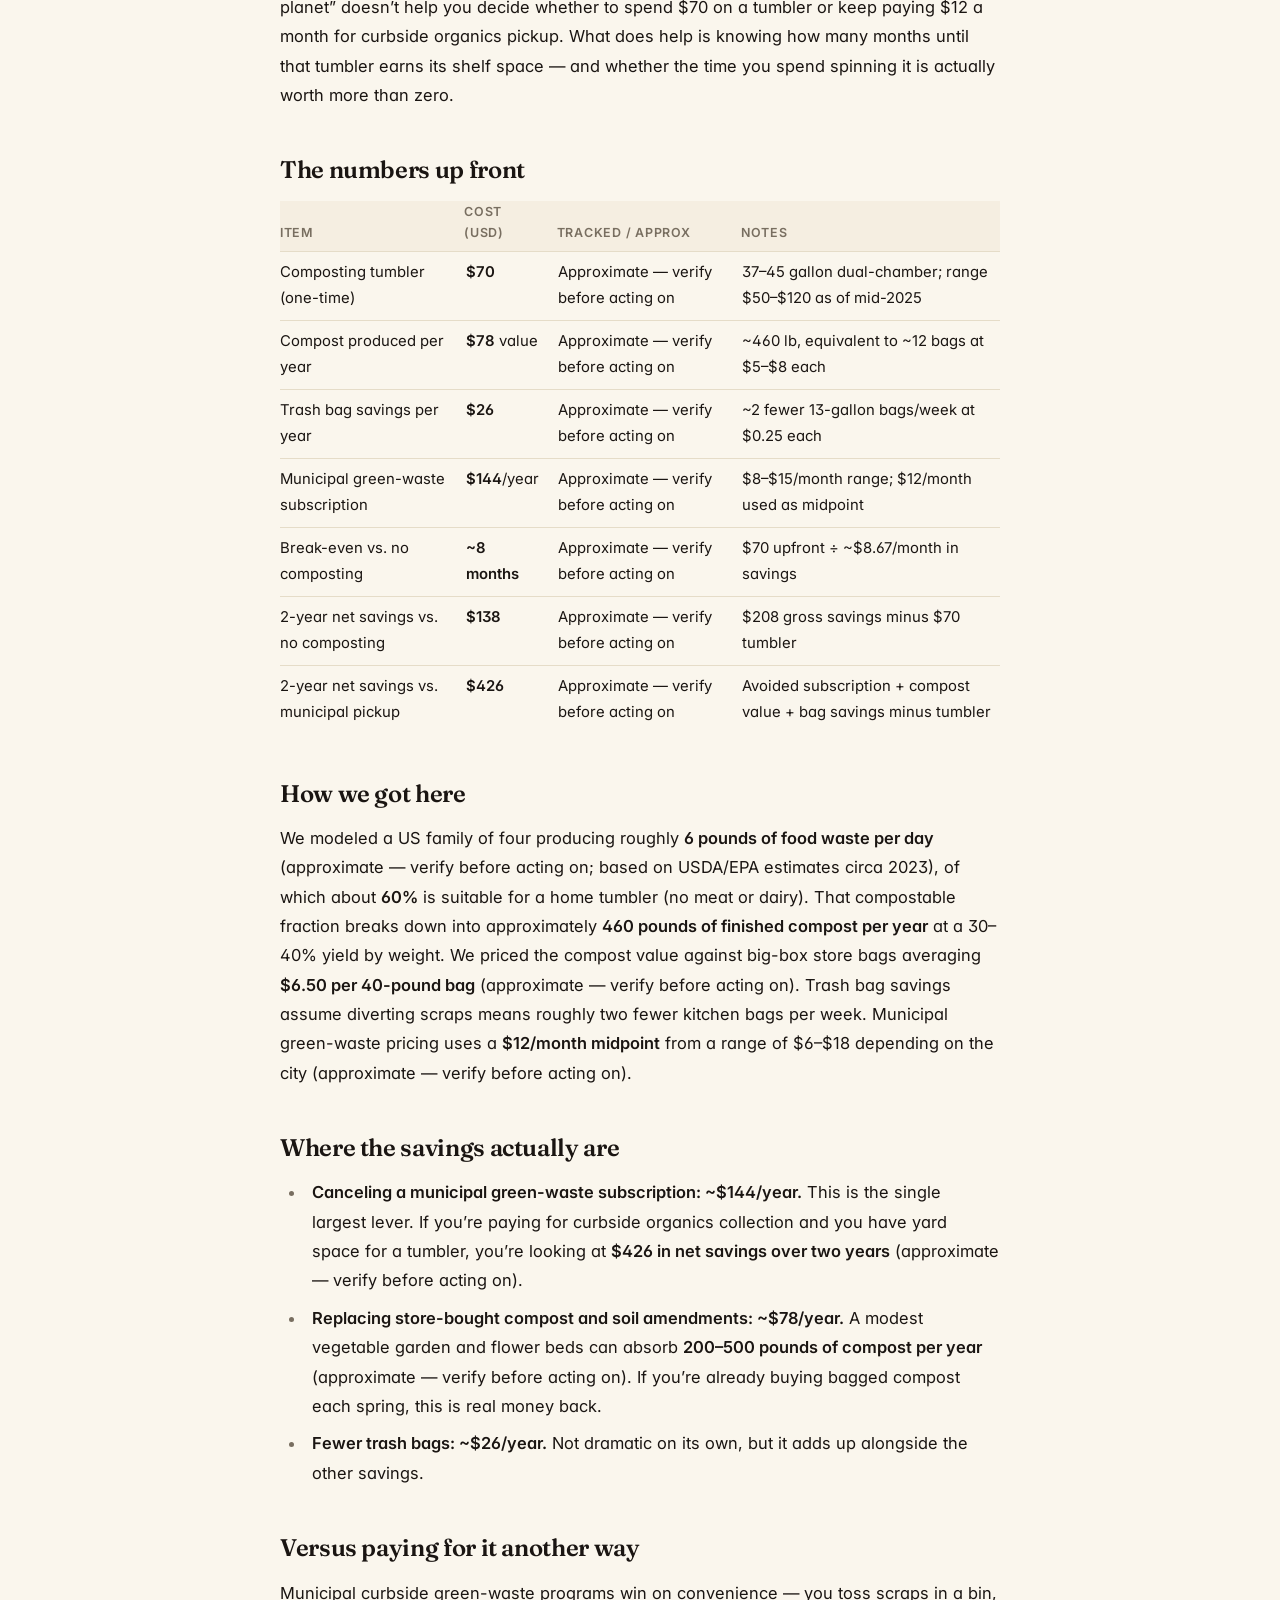
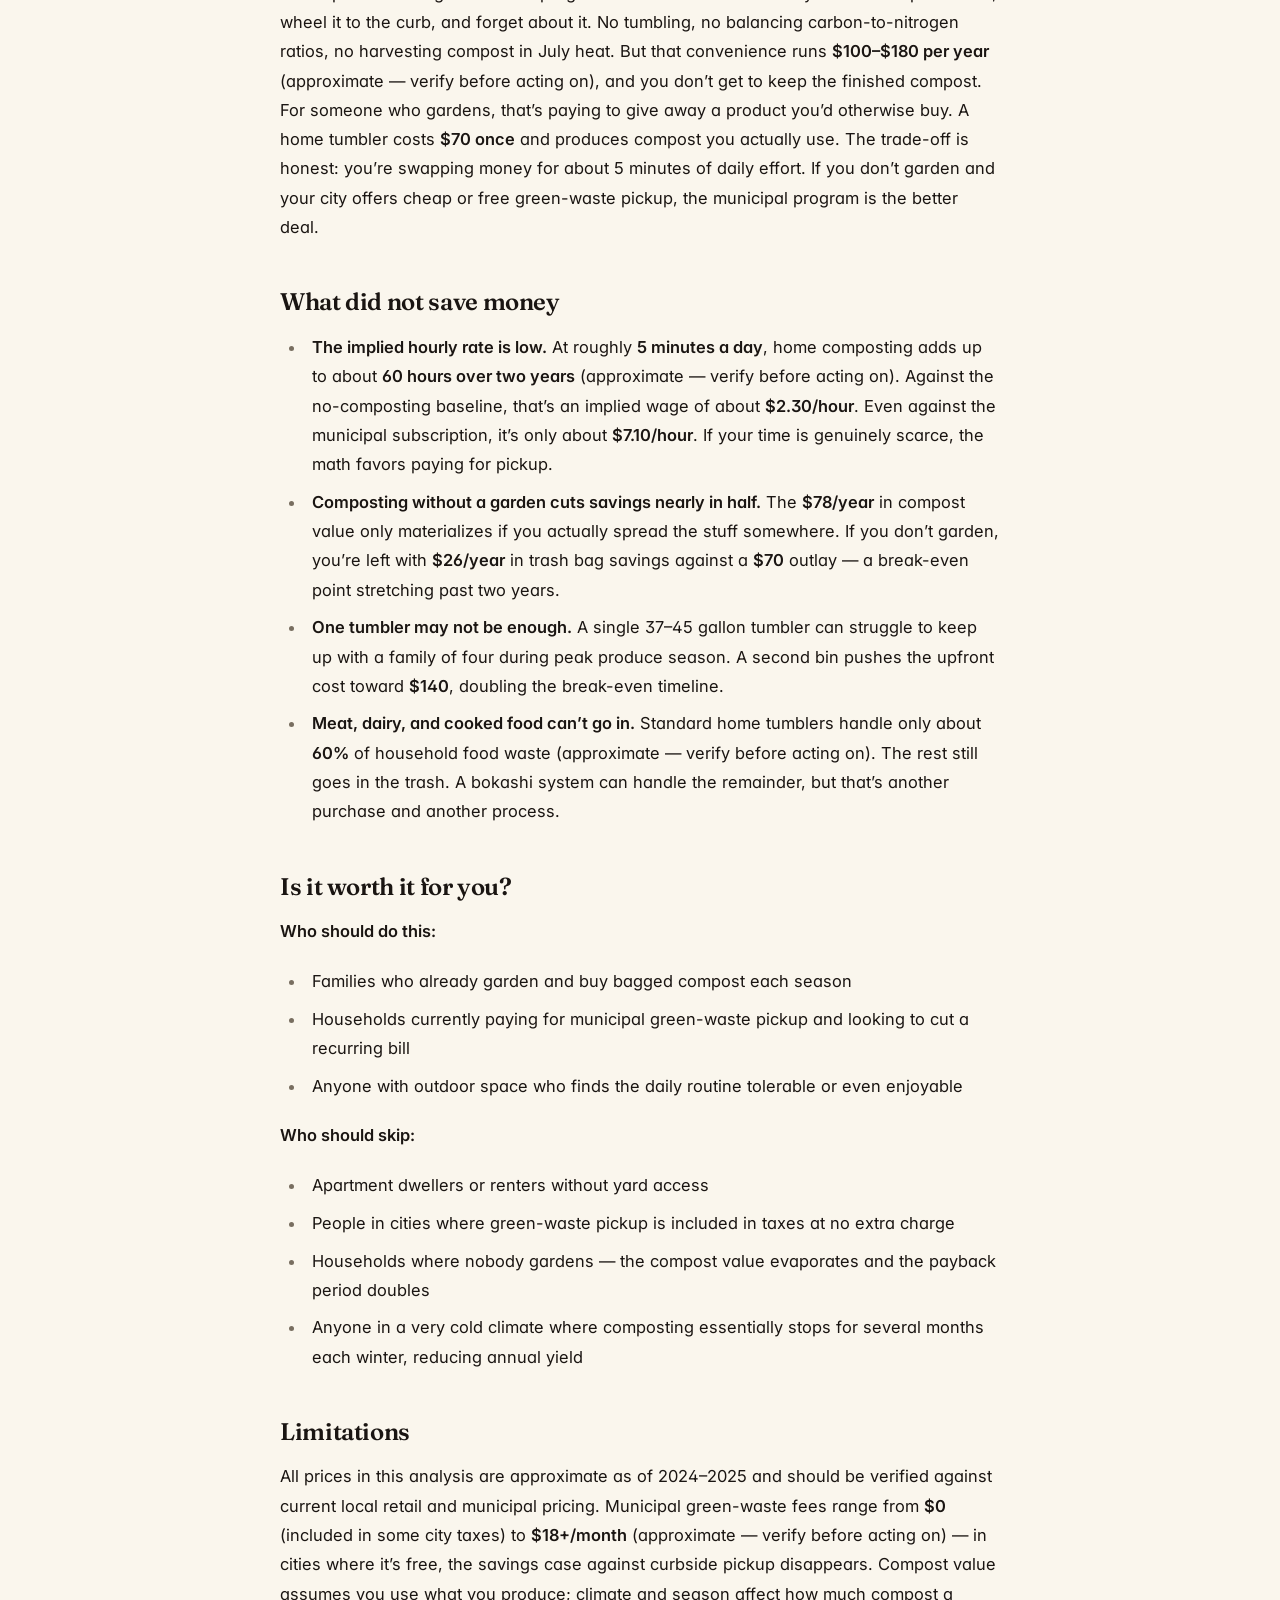
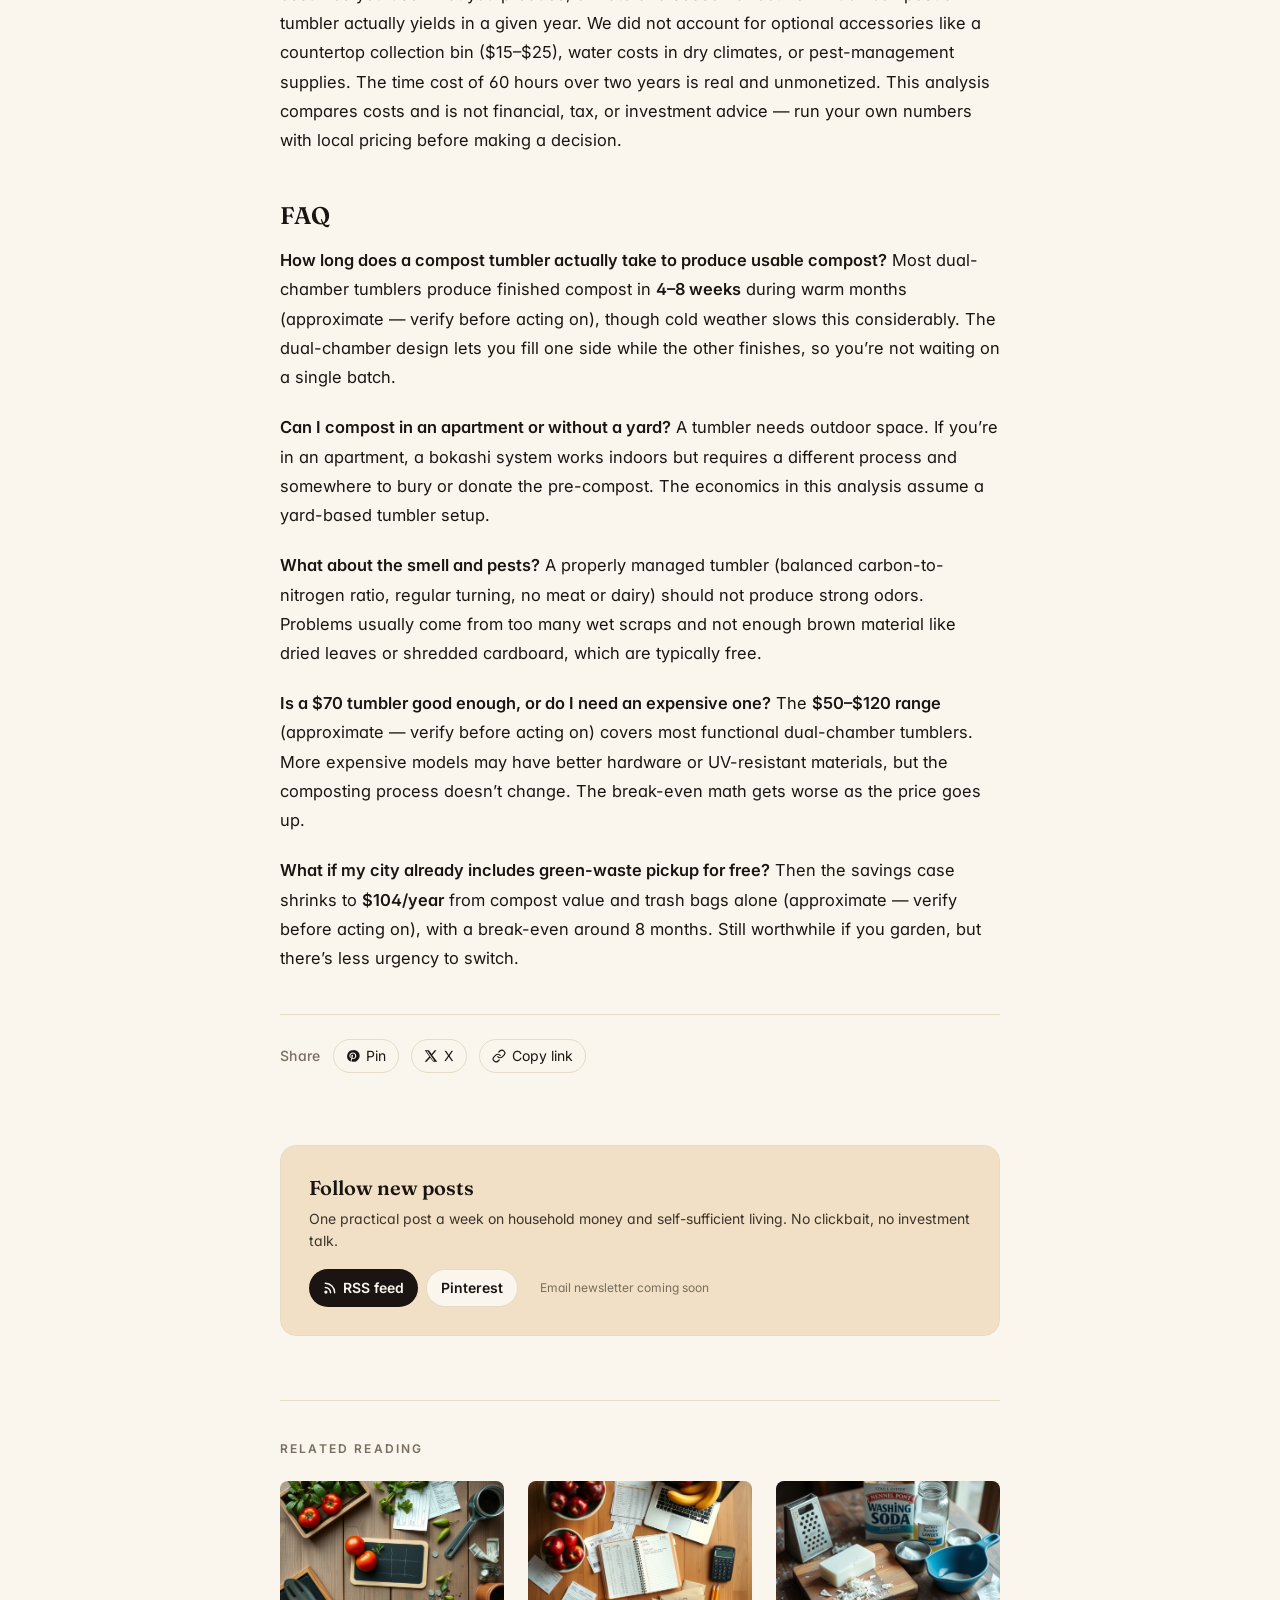
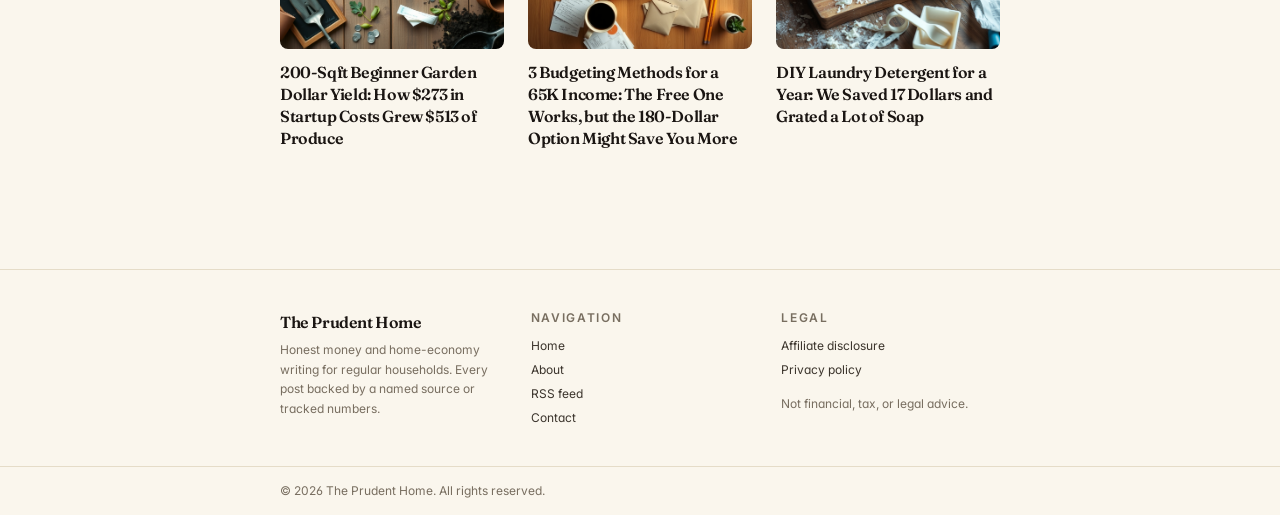
<file: posts/2026-04-15-home-composting-roi-60-dollar-bin/index.html>
<!DOCTYPE html><html lang="en" class="scroll-smooth"> <head><meta charset="utf-8"><meta name="viewport" content="width=device-width, initial-scale=1"><meta name="description" content="A $70 compost tumbler breaks even in 8 months for a family of four — here's the full two-year savings breakdown."><meta property="og:site_name" content="The Prudent Home"><meta property="og:title" content="Home Composting Math: When a 60-Dollar Bin Starts Paying You Back"><meta property="og:description" content="A $70 compost tumbler breaks even in 8 months for a family of four — here's the full two-year savings breakdown."><meta property="og:type" content="article"><meta property="og:url" content="https://theprudenthome.github.io/posts/2026-04-15-home-composting-roi-60-dollar-bin/"><meta property="og:image" content="https://theprudenthome.github.io/posts-assets/2026-04-15-home-composting-roi-60-dollar-bin/hero.jpg"><meta property="og:image:width" content="1024"><meta property="og:image:height" content="1024"><meta property="article:published_time" content="2026-04-15T00:00:00.000Z"><meta name="twitter:card" content="summary_large_image"><meta name="twitter:title" content="Home Composting Math: When a 60-Dollar Bin Starts Paying You Back"><meta name="twitter:description" content="A $70 compost tumbler breaks even in 8 months for a family of four — here's the full two-year savings breakdown."><meta name="twitter:image" content="https://theprudenthome.github.io/posts-assets/2026-04-15-home-composting-roi-60-dollar-bin/hero.jpg"><meta name="p:domain_verify" content="9ee6adf73696bf512517238aac74f80d"><link rel="canonical" href="https://theprudenthome.github.io/posts/2026-04-15-home-composting-roi-60-dollar-bin/"><link rel="alternate" type="application/rss+xml" title="Home Composting Math: When a 60-Dollar Bin Starts Paying You Back" href="/rss.xml"><link rel="preconnect" href="https://fonts.googleapis.com"><link rel="preconnect" href="https://fonts.gstatic.com" crossorigin><link rel="stylesheet" href="https://fonts.googleapis.com/css2?family=Fraunces:opsz,wght@9..144,400;9..144,500;9..144,600;9..144,700&family=Inter:wght@400;500;600;700&display=swap"><title>Home Composting Math: When a 60-Dollar Bin Starts Paying You Back</title><link rel="stylesheet" href="/_astro/BaseLayout.CvvIse53.css"></head> <body class="min-h-screen antialiased"> <header class="border-b border-[color:var(--color-rule)] dark:border-[color:var(--color-rule-dark)]"> <div class="mx-auto max-w-3xl px-5 sm:px-6 py-5 flex items-center justify-between gap-4"> <a href="/" class="group no-underline"> <span class="block font-serif text-[1.15rem] font-semibold tracking-tight leading-none text-[color:var(--color-ink)] dark:text-[color:var(--color-ink-dark)] group-hover:text-[color:var(--color-accent)] transition-colors">
The Prudent Home
</span> <span class="block mt-1 text-[0.65rem] font-medium tracking-[0.22em] uppercase text-[color:var(--color-muted)] dark:text-[color:var(--color-muted-dark)]">
money &middot; home &middot; garden
</span> </a> <nav class="flex items-center gap-5 text-sm text-[color:var(--color-muted)] dark:text-[color:var(--color-muted-dark)]" aria-label="Primary"> <a href="/" class="hover:text-[color:var(--color-accent)] transition-colors no-underline">Home</a> <a href="/about" class="hover:text-[color:var(--color-accent)] transition-colors no-underline">About</a> <a href="/rss.xml" class="hover:text-[color:var(--color-accent)] transition-colors no-underline">RSS</a> </nav> </div> </header> <main class="mx-auto max-w-3xl px-5 sm:px-6 py-10 sm:py-14">  <article class="pb-6"> <p class="mb-4 text-xs font-semibold tracking-[0.18em] uppercase text-[color:var(--color-accent)]"> composting </p> <h1 class="font-serif text-3xl sm:text-[2.6rem] font-semibold leading-[1.1] tracking-tight text-[color:var(--color-ink)] dark:text-[color:var(--color-ink-dark)]"> Home Composting Math: When a 60-Dollar Bin Starts Paying You Back </h1> <p class="mt-5 text-lg text-[color:var(--color-ink-soft)] dark:text-[color:var(--color-muted-dark)] leading-relaxed max-w-[60ch]"> A $70 compost tumbler breaks even in 8 months for a family of four — here&#39;s the full two-year savings breakdown. </p> <div class="mt-5 flex items-center flex-wrap gap-x-3 gap-y-1 text-xs font-medium tracking-[0.1em] uppercase text-[color:var(--color-muted)] dark:text-[color:var(--color-muted-dark)] border-t border-b border-[color:var(--color-rule)] dark:border-[color:var(--color-rule-dark)] py-3 my-6"> <time datetime="2026-04-15T00:00:00.000Z"> April 15, 2026 </time> <span aria-hidden="true">&middot;</span> <span>7 min read</span>  <span aria-hidden="true">&middot;</span> <span class="normal-case tracking-normal font-normal text-[color:var(--color-muted)]"> garden-roi / waste-reduction / diy </span>  </div>  <div class="prose prose-prudent max-w-none"> <p><img src="/posts-assets/2026-04-15-home-composting-roi-60-dollar-bin/hero.jpg" alt="Home Composting Math: When a 60-Dollar Bin Starts Paying You Back"></p>
<p><em>Hero image generated with AI (Cloudflare Flux-1-Schnell).</em></p>
<p>A <strong>$70</strong> composting tumbler paid for itself in about <strong>8 months</strong> for our modeled family of four — then kept saving roughly <strong>$104 a year</strong> after that. The part that surprised us: the biggest savings didn’t come from the compost itself, but from not paying a monthly green-waste subscription most of us forget we’re even signed up for.</p>
<div class="tldr"><strong>TL;DR</strong>
<ul>
<li>A home compost tumbler breaks even in roughly <strong>8 months</strong> and nets about <strong>$138 over two years</strong> compared to doing nothing (approximate — verify before acting on)</li>
<li>If you’re paying for municipal green-waste pickup, switching to home composting saves closer to <strong>$426 over two years</strong> (approximate — verify before acting on)</li>
<li>The catch: it takes about 5 minutes a day, which works out to an implied “hourly rate” of <strong>$2–$7/hour</strong> — worth it if you garden, questionable if you don’t</li>
</ul>
</div>
<h2 id="why-this-math-matters">Why this math matters</h2>
<p>Composting is one of those things that sounds virtuous but vague. “It’s good for the planet” doesn’t help you decide whether to spend $70 on a tumbler or keep paying $12 a month for curbside organics pickup. What does help is knowing how many months until that tumbler earns its shelf space — and whether the time you spend spinning it is actually worth more than zero.</p>
<h2 id="the-numbers-up-front">The numbers up front</h2>





















































<table><thead><tr><th>Item</th><th>Cost (USD)</th><th>Tracked / Approx</th><th>Notes</th></tr></thead><tbody><tr><td>Composting tumbler (one-time)</td><td><strong>$70</strong></td><td>Approximate — verify before acting on</td><td>37–45 gallon dual-chamber; range $50–$120 as of mid-2025</td></tr><tr><td>Compost produced per year</td><td><strong>$78</strong> value</td><td>Approximate — verify before acting on</td><td>~460 lb, equivalent to ~12 bags at $5–$8 each</td></tr><tr><td>Trash bag savings per year</td><td><strong>$26</strong></td><td>Approximate — verify before acting on</td><td>~2 fewer 13-gallon bags/week at $0.25 each</td></tr><tr><td>Municipal green-waste subscription</td><td><strong>$144</strong>/year</td><td>Approximate — verify before acting on</td><td>$8–$15/month range; $12/month used as midpoint</td></tr><tr><td>Break-even vs. no composting</td><td><strong>~8 months</strong></td><td>Approximate — verify before acting on</td><td>$70 upfront ÷ ~$8.67/month in savings</td></tr><tr><td>2-year net savings vs. no composting</td><td><strong>$138</strong></td><td>Approximate — verify before acting on</td><td>$208 gross savings minus $70 tumbler</td></tr><tr><td>2-year net savings vs. municipal pickup</td><td><strong>$426</strong></td><td>Approximate — verify before acting on</td><td>Avoided subscription + compost value + bag savings minus tumbler</td></tr></tbody></table>
<h2 id="how-we-got-here">How we got here</h2>
<p>We modeled a US family of four producing roughly <strong>6 pounds of food waste per day</strong> (approximate — verify before acting on; based on USDA/EPA estimates circa 2023), of which about <strong>60%</strong> is suitable for a home tumbler (no meat or dairy). That compostable fraction breaks down into approximately <strong>460 pounds of finished compost per year</strong> at a 30–40% yield by weight. We priced the compost value against big-box store bags averaging <strong>$6.50 per 40-pound bag</strong> (approximate — verify before acting on). Trash bag savings assume diverting scraps means roughly two fewer kitchen bags per week. Municipal green-waste pricing uses a <strong>$12/month midpoint</strong> from a range of $6–$18 depending on the city (approximate — verify before acting on).</p>
<h2 id="where-the-savings-actually-are">Where the savings actually are</h2>
<ul>
<li><strong>Canceling a municipal green-waste subscription: ~$144/year.</strong> This is the single largest lever. If you’re paying for curbside organics collection and you have yard space for a tumbler, you’re looking at <strong>$426 in net savings over two years</strong> (approximate — verify before acting on).</li>
<li><strong>Replacing store-bought compost and soil amendments: ~$78/year.</strong> A modest vegetable garden and flower beds can absorb <strong>200–500 pounds of compost per year</strong> (approximate — verify before acting on). If you’re already buying bagged compost each spring, this is real money back.</li>
<li><strong>Fewer trash bags: ~$26/year.</strong> Not dramatic on its own, but it adds up alongside the other savings.</li>
</ul>
<h2 id="versus-paying-for-it-another-way">Versus paying for it another way</h2>
<p>Municipal curbside green-waste programs win on convenience — you toss scraps in a bin, wheel it to the curb, and forget about it. No tumbling, no balancing carbon-to-nitrogen ratios, no harvesting compost in July heat. But that convenience runs <strong>$100–$180 per year</strong> (approximate — verify before acting on), and you don’t get to keep the finished compost. For someone who gardens, that’s paying to give away a product you’d otherwise buy. A home tumbler costs <strong>$70 once</strong> and produces compost you actually use. The trade-off is honest: you’re swapping money for about 5 minutes of daily effort. If you don’t garden and your city offers cheap or free green-waste pickup, the municipal program is the better deal.</p>
<h2 id="what-did-not-save-money">What did not save money</h2>
<ul>
<li><strong>The implied hourly rate is low.</strong> At roughly <strong>5 minutes a day</strong>, home composting adds up to about <strong>60 hours over two years</strong> (approximate — verify before acting on). Against the no-composting baseline, that’s an implied wage of about <strong>$2.30/hour</strong>. Even against the municipal subscription, it’s only about <strong>$7.10/hour</strong>. If your time is genuinely scarce, the math favors paying for pickup.</li>
<li><strong>Composting without a garden cuts savings nearly in half.</strong> The <strong>$78/year</strong> in compost value only materializes if you actually spread the stuff somewhere. If you don’t garden, you’re left with <strong>$26/year</strong> in trash bag savings against a <strong>$70</strong> outlay — a break-even point stretching past two years.</li>
<li><strong>One tumbler may not be enough.</strong> A single 37–45 gallon tumbler can struggle to keep up with a family of four during peak produce season. A second bin pushes the upfront cost toward <strong>$140</strong>, doubling the break-even timeline.</li>
<li><strong>Meat, dairy, and cooked food can’t go in.</strong> Standard home tumblers handle only about <strong>60%</strong> of household food waste (approximate — verify before acting on). The rest still goes in the trash. A bokashi system can handle the remainder, but that’s another purchase and another process.</li>
</ul>
<h2 id="is-it-worth-it-for-you">Is it worth it for you?</h2>
<p><strong>Who should do this:</strong></p>
<ul>
<li>Families who already garden and buy bagged compost each season</li>
<li>Households currently paying for municipal green-waste pickup and looking to cut a recurring bill</li>
<li>Anyone with outdoor space who finds the daily routine tolerable or even enjoyable</li>
</ul>
<p><strong>Who should skip:</strong></p>
<ul>
<li>Apartment dwellers or renters without yard access</li>
<li>People in cities where green-waste pickup is included in taxes at no extra charge</li>
<li>Households where nobody gardens — the compost value evaporates and the payback period doubles</li>
<li>Anyone in a very cold climate where composting essentially stops for several months each winter, reducing annual yield</li>
</ul>
<h2 id="limitations">Limitations</h2>
<p>All prices in this analysis are approximate as of 2024–2025 and should be verified against current local retail and municipal pricing. Municipal green-waste fees range from <strong>$0</strong> (included in some city taxes) to <strong>$18+/month</strong> (approximate — verify before acting on) — in cities where it’s free, the savings case against curbside pickup disappears. Compost value assumes you use what you produce; climate and season affect how much compost a tumbler actually yields in a given year. We did not account for optional accessories like a countertop collection bin ($15–$25), water costs in dry climates, or pest-management supplies. The time cost of 60 hours over two years is real and unmonetized. This analysis compares costs and is not financial, tax, or investment advice — run your own numbers with local pricing before making a decision.</p>
<h2 id="faq">FAQ</h2>
<p><strong>How long does a compost tumbler actually take to produce usable compost?</strong>
Most dual-chamber tumblers produce finished compost in <strong>4–8 weeks</strong> during warm months (approximate — verify before acting on), though cold weather slows this considerably. The dual-chamber design lets you fill one side while the other finishes, so you’re not waiting on a single batch.</p>
<p><strong>Can I compost in an apartment or without a yard?</strong>
A tumbler needs outdoor space. If you’re in an apartment, a bokashi system works indoors but requires a different process and somewhere to bury or donate the pre-compost. The economics in this analysis assume a yard-based tumbler setup.</p>
<p><strong>What about the smell and pests?</strong>
A properly managed tumbler (balanced carbon-to-nitrogen ratio, regular turning, no meat or dairy) should not produce strong odors. Problems usually come from too many wet scraps and not enough brown material like dried leaves or shredded cardboard, which are typically free.</p>
<p><strong>Is a $70 tumbler good enough, or do I need an expensive one?</strong>
The <strong>$50–$120 range</strong> (approximate — verify before acting on) covers most functional dual-chamber tumblers. More expensive models may have better hardware or UV-resistant materials, but the composting process doesn’t change. The break-even math gets worse as the price goes up.</p>
<p><strong>What if my city already includes green-waste pickup for free?</strong>
Then the savings case shrinks to <strong>$104/year</strong> from compost value and trash bags alone (approximate — verify before acting on), with a break-even around 8 months. Still worthwhile if you garden, but there’s less urgency to switch.</p> </div> <div class="mt-10 pt-6 border-t border-[color:var(--color-rule)] dark:border-[color:var(--color-rule-dark)]"> <div class="flex flex-wrap items-center gap-3 text-sm"> <span class="font-medium tracking-wide text-[color:var(--color-muted)] dark:text-[color:var(--color-muted-dark)]">Share</span> <a href="https://pinterest.com/pin/create/button/?url=https%3A%2F%2Ftheprudenthome.github.io%2Fposts%2F2026-04-15-home-composting-roi-60-dollar-bin%2F&#38;media=https%3A%2F%2Ftheprudenthome.github.io%2Fposts-assets%2F2026-04-15-home-composting-roi-60-dollar-bin%2Fhero.jpg&#38;description=A%20%2470%20compost%20tumbler%20breaks%20even%20in%208%20months%20for%20a%20family%20of%20four%20%E2%80%94%20here's%20the%20full%20two-year%20savings%20breakdown." target="_blank" rel="noopener" class="inline-flex items-center gap-1.5 px-3 py-1.5 rounded-full bg-[color:var(--color-paper)] dark:bg-[color:var(--color-paper-dark)] border border-[color:var(--color-rule)] dark:border-[color:var(--color-rule-dark)] text-[color:var(--color-ink)] dark:text-[color:var(--color-ink-dark)] no-underline hover:border-[color:var(--color-accent)] transition-colors"> <svg width="14" height="14" viewBox="0 0 24 24" fill="currentColor" aria-hidden="true"><path d="M12 2a10 10 0 0 0-3.64 19.33c-.08-.82-.15-2.07.03-2.96.17-.8 1.08-5.08 1.08-5.08s-.28-.55-.28-1.37c0-1.28.74-2.24 1.67-2.24.79 0 1.17.59 1.17 1.3 0 .79-.5 1.97-.76 3.07-.22.92.46 1.67 1.37 1.67 1.64 0 2.9-1.73 2.9-4.23 0-2.21-1.59-3.76-3.87-3.76-2.64 0-4.19 1.98-4.19 4.03 0 .8.31 1.66.69 2.13.08.09.09.18.07.27-.07.29-.23.93-.26 1.06-.04.17-.13.21-.31.13-1.15-.54-1.87-2.22-1.87-3.57 0-2.91 2.11-5.58 6.09-5.58 3.2 0 5.69 2.28 5.69 5.33 0 3.18-2.01 5.74-4.79 5.74-.93 0-1.81-.48-2.11-1.05l-.57 2.19c-.21.8-.77 1.81-1.14 2.42A10 10 0 1 0 12 2z"></path></svg>
Pin
</a> <a href="https://twitter.com/intent/tweet?text=Home%20Composting%20Math%3A%20When%20a%2060-Dollar%20Bin%20Starts%20Paying%20You%20Back&#38;url=https%3A%2F%2Ftheprudenthome.github.io%2Fposts%2F2026-04-15-home-composting-roi-60-dollar-bin%2F" target="_blank" rel="noopener" class="inline-flex items-center gap-1.5 px-3 py-1.5 rounded-full bg-[color:var(--color-paper)] dark:bg-[color:var(--color-paper-dark)] border border-[color:var(--color-rule)] dark:border-[color:var(--color-rule-dark)] text-[color:var(--color-ink)] dark:text-[color:var(--color-ink-dark)] no-underline hover:border-[color:var(--color-accent)] transition-colors"> <svg width="14" height="14" viewBox="0 0 24 24" fill="currentColor" aria-hidden="true"><path d="M18.244 2H21.5l-7.44 8.501L22.75 22h-6.84l-5.354-6.996L4.4 22H1.144l7.957-9.093L1.25 2h7.022l4.84 6.397L18.244 2zm-2.4 18.097h1.808L6.228 3.8H4.289l11.555 16.297z"></path></svg>
X
</a> <button type="button" data-copy="https://theprudenthome.github.io/posts/2026-04-15-home-composting-roi-60-dollar-bin/" class="copy-link inline-flex items-center gap-1.5 px-3 py-1.5 rounded-full bg-[color:var(--color-paper)] dark:bg-[color:var(--color-paper-dark)] border border-[color:var(--color-rule)] dark:border-[color:var(--color-rule-dark)] text-[color:var(--color-ink)] dark:text-[color:var(--color-ink-dark)] hover:border-[color:var(--color-accent)] transition-colors cursor-pointer"> <svg width="14" height="14" viewBox="0 0 24 24" fill="none" stroke="currentColor" stroke-width="2" stroke-linecap="round" stroke-linejoin="round" aria-hidden="true"><path d="M10 13a5 5 0 0 0 7.54.54l3-3a5 5 0 0 0-7.07-7.07l-1.72 1.72"></path><path d="M14 11a5 5 0 0 0-7.54-.54l-3 3a5 5 0 0 0 7.07 7.07l1.71-1.71"></path></svg>
Copy link
</button> </div> </div> <script>
  document.querySelectorAll('.copy-link').forEach((btn) => {
    btn.addEventListener('click', async () => {
      const url = btn.getAttribute('data-copy');
      try {
        await navigator.clipboard.writeText(url);
        const original = btn.innerHTML;
        btn.innerHTML = 'Copied';
        setTimeout(() => (btn.innerHTML = original), 1500);
      } catch {}
    });
  });
</script> </article> <aside class="mt-12 rounded-2xl p-6 sm:p-7 bg-[color:var(--color-accent-soft)] dark:bg-[color:var(--color-accent-soft-dark)] border border-[color:var(--color-rule)] dark:border-[color:var(--color-rule-dark)]"> <h3 class="font-serif text-lg sm:text-xl font-semibold text-[color:var(--color-ink)] dark:text-[color:var(--color-ink-dark)] mb-1.5">
Follow new posts
</h3> <p class="text-sm text-[color:var(--color-ink-soft)] dark:text-[color:var(--color-muted-dark)] mb-4 leading-relaxed">
One practical post a week on household money and self-sufficient living. No clickbait, no investment talk.
</p> <div class="flex flex-wrap gap-2"> <a href="/rss.xml" class="inline-flex items-center gap-1.5 px-3.5 py-2 rounded-full bg-[color:var(--color-ink)] dark:bg-[color:var(--color-ink-dark)] text-[color:var(--color-paper)] dark:text-[color:var(--color-paper-dark)] text-sm font-semibold no-underline hover:opacity-90 transition-opacity"> <svg width="14" height="14" viewBox="0 0 24 24" fill="none" stroke="currentColor" stroke-width="2.5" stroke-linecap="round" aria-hidden="true"><path d="M4 11a9 9 0 0 1 9 9M4 4a16 16 0 0 1 16 16"></path><circle cx="5" cy="19" r="1.5" fill="currentColor"></circle></svg>
RSS feed
</a> <a href="https://www.pinterest.com/petit_endo/" rel="noopener" class="inline-flex items-center gap-1.5 px-3.5 py-2 rounded-full bg-[color:var(--color-paper)] dark:bg-[color:var(--color-paper-dark)] border border-[color:var(--color-rule)] dark:border-[color:var(--color-rule-dark)] text-[color:var(--color-ink)] dark:text-[color:var(--color-ink-dark)] text-sm font-semibold no-underline hover:border-[color:var(--color-accent)] transition-colors">
Pinterest
</a> <span class="inline-flex items-center px-3.5 py-2 text-xs text-[color:var(--color-muted)] dark:text-[color:var(--color-muted-dark)]">
Email newsletter coming soon
</span> </div> </aside> <section class="mt-16 pt-10 border-t border-[color:var(--color-rule)] dark:border-[color:var(--color-rule-dark)]"> <h2 class="mb-6 text-xs font-semibold tracking-[0.18em] uppercase text-[color:var(--color-muted)]">Related reading</h2> <ul class="grid sm:grid-cols-3 gap-6"> <li> <a href="/posts/2026-04-15-200-sqft-home-garden-dollar-yield/" class="no-underline group"> <div class="overflow-hidden rounded-lg aspect-[4/3] bg-[color:var(--color-accent-soft)] dark:bg-[color:var(--color-accent-soft-dark)] mb-3"> <img src="/posts-assets/2026-04-15-200-sqft-home-garden-dollar-yield/hero.jpg" alt="" loading="lazy" class="w-full h-full object-cover transition-transform duration-500 group-hover:scale-[1.04]"> </div> <h3 class="font-serif text-base font-semibold leading-snug tracking-tight text-[color:var(--color-ink)] dark:text-[color:var(--color-ink-dark)] group-hover:text-[color:var(--color-accent)] transition-colors"> 200-Sqft Beginner Garden Dollar Yield: How $273 in Startup Costs Grew $513 of Produce </h3> </a> </li><li> <a href="/posts/2026-04-15-beginner-budget-spreadsheet-vs-ynab-vs-pen/" class="no-underline group"> <div class="overflow-hidden rounded-lg aspect-[4/3] bg-[color:var(--color-accent-soft)] dark:bg-[color:var(--color-accent-soft-dark)] mb-3"> <img src="/posts-assets/2026-04-15-beginner-budget-spreadsheet-vs-ynab-vs-pen/hero.jpg" alt="" loading="lazy" class="w-full h-full object-cover transition-transform duration-500 group-hover:scale-[1.04]"> </div> <h3 class="font-serif text-base font-semibold leading-snug tracking-tight text-[color:var(--color-ink)] dark:text-[color:var(--color-ink-dark)] group-hover:text-[color:var(--color-accent)] transition-colors"> 3 Budgeting Methods for a 65K Income: The Free One Works, but the 180-Dollar Option Might Save You More </h3> </a> </li><li> <a href="/posts/2026-04-15-diy-laundry-detergent-vs-brand-1yr/" class="no-underline group"> <div class="overflow-hidden rounded-lg aspect-[4/3] bg-[color:var(--color-accent-soft)] dark:bg-[color:var(--color-accent-soft-dark)] mb-3"> <img src="/posts-assets/2026-04-15-diy-laundry-detergent-vs-brand-1yr/hero.jpg" alt="" loading="lazy" class="w-full h-full object-cover transition-transform duration-500 group-hover:scale-[1.04]"> </div> <h3 class="font-serif text-base font-semibold leading-snug tracking-tight text-[color:var(--color-ink)] dark:text-[color:var(--color-ink-dark)] group-hover:text-[color:var(--color-accent)] transition-colors"> DIY Laundry Detergent for a Year: We Saved 17 Dollars and Grated a Lot of Soap </h3> </a> </li> </ul> </section> </main> <footer class="mt-16 border-t border-[color:var(--color-rule)] dark:border-[color:var(--color-rule-dark)]"> <div class="mx-auto max-w-3xl px-5 sm:px-6 py-10 grid gap-8 sm:grid-cols-3 text-sm"> <div class="sm:col-span-1"> <p class="font-serif text-base font-semibold tracking-tight text-[color:var(--color-ink)] dark:text-[color:var(--color-ink-dark)] mb-1.5">
The Prudent Home
</p> <p class="text-xs text-[color:var(--color-muted)] dark:text-[color:var(--color-muted-dark)] leading-relaxed">
Honest money and home-economy writing for regular households. Every post backed by a named source or tracked numbers.
</p> </div> <nav class="text-xs" aria-label="Navigation"> <p class="font-semibold tracking-[0.14em] uppercase text-[color:var(--color-muted)] mb-3">Navigation</p> <ul class="space-y-2"> <li><a href="/" class="text-[color:var(--color-ink-soft)] dark:text-[color:var(--color-muted-dark)] hover:text-[color:var(--color-accent)] no-underline">Home</a></li> <li><a href="/about" class="text-[color:var(--color-ink-soft)] dark:text-[color:var(--color-muted-dark)] hover:text-[color:var(--color-accent)] no-underline">About</a></li> <li><a href="/rss.xml" class="text-[color:var(--color-ink-soft)] dark:text-[color:var(--color-muted-dark)] hover:text-[color:var(--color-accent)] no-underline">RSS feed</a></li> <li><a href="/contact" class="text-[color:var(--color-ink-soft)] dark:text-[color:var(--color-muted-dark)] hover:text-[color:var(--color-accent)] no-underline">Contact</a></li> </ul> </nav> <nav class="text-xs" aria-label="Legal"> <p class="font-semibold tracking-[0.14em] uppercase text-[color:var(--color-muted)] mb-3">Legal</p> <ul class="space-y-2"> <li><a href="/disclosure" class="text-[color:var(--color-ink-soft)] dark:text-[color:var(--color-muted-dark)] hover:text-[color:var(--color-accent)] no-underline">Affiliate disclosure</a></li> <li><a href="/privacy" class="text-[color:var(--color-ink-soft)] dark:text-[color:var(--color-muted-dark)] hover:text-[color:var(--color-accent)] no-underline">Privacy policy</a></li> </ul> <p class="mt-4 text-[color:var(--color-muted)] leading-relaxed">
Not financial, tax, or legal advice.
</p> </nav> </div> <div class="border-t border-[color:var(--color-rule)] dark:border-[color:var(--color-rule-dark)]"> <div class="mx-auto max-w-3xl px-5 sm:px-6 py-4 text-xs text-[color:var(--color-muted)] dark:text-[color:var(--color-muted-dark)]">
&copy; 2026 The Prudent Home. All rights reserved.
</div> </div> </footer>  </body> </html>
</file>
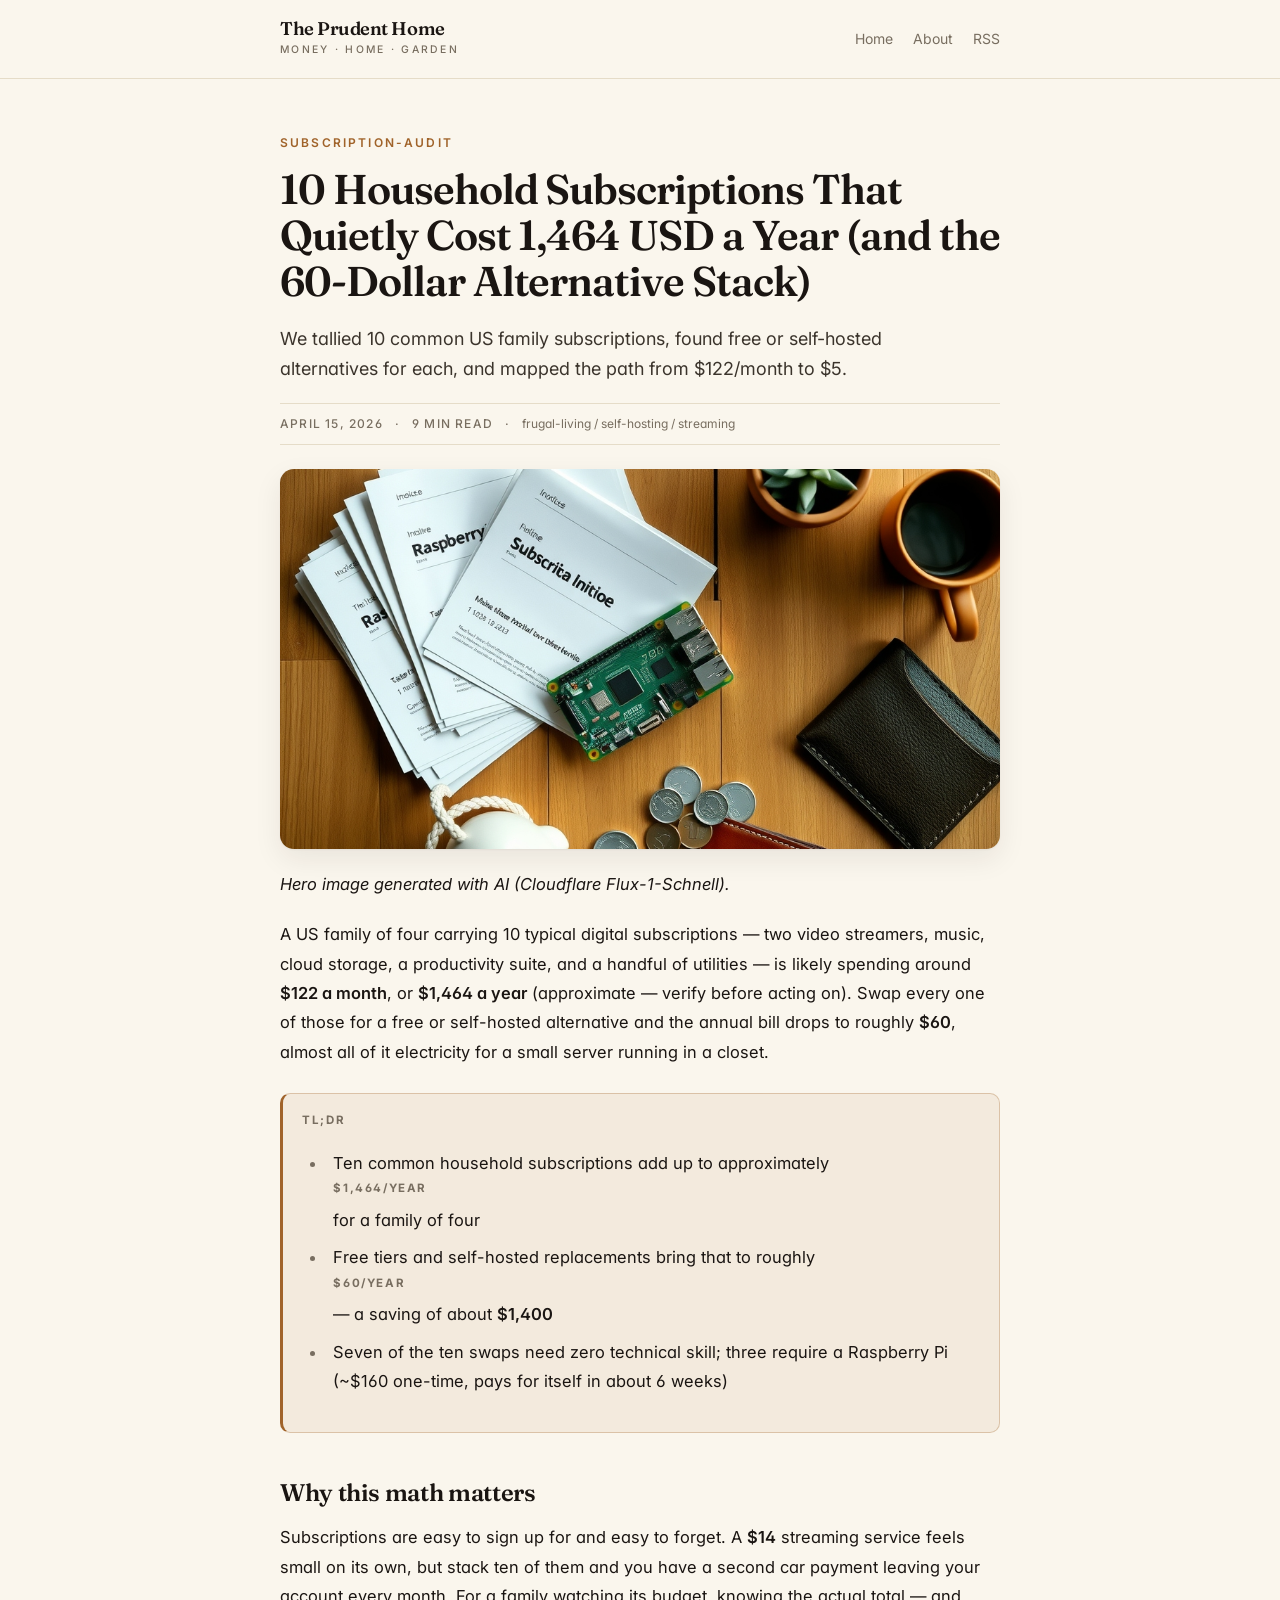
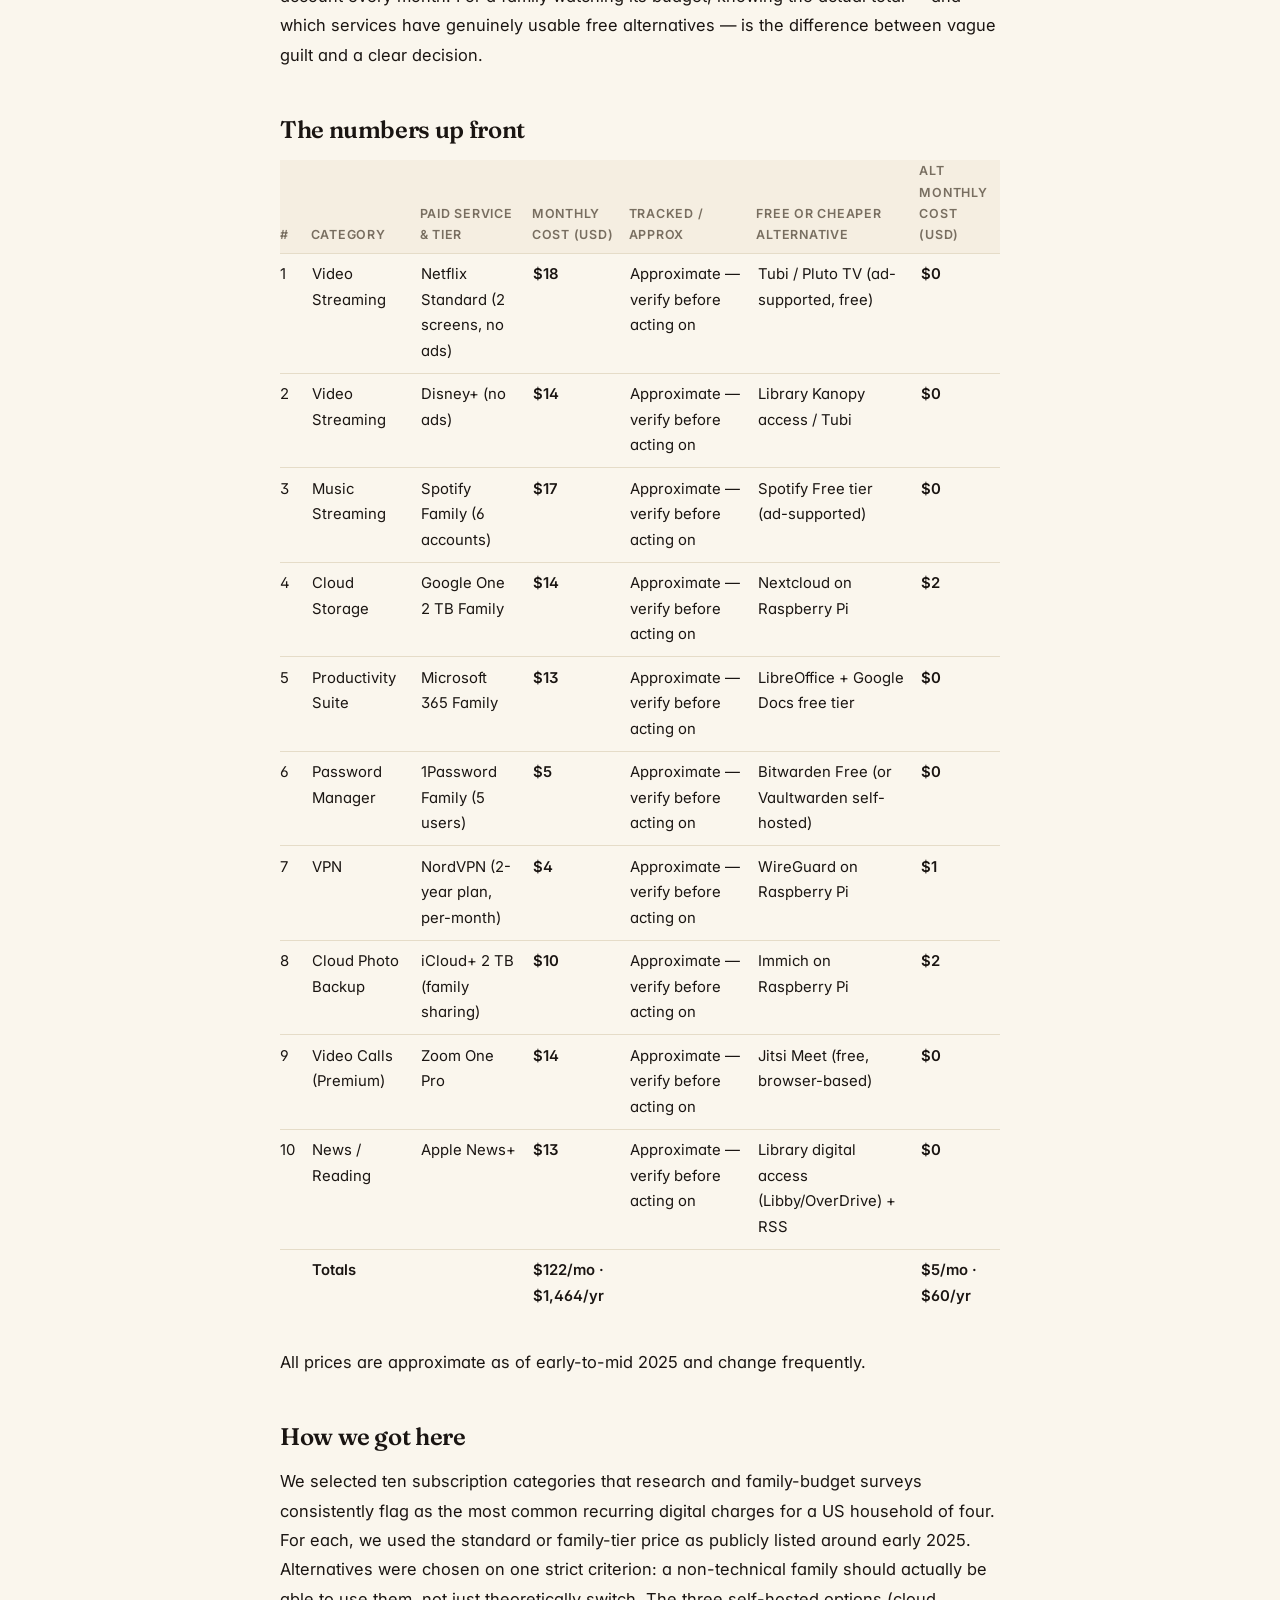
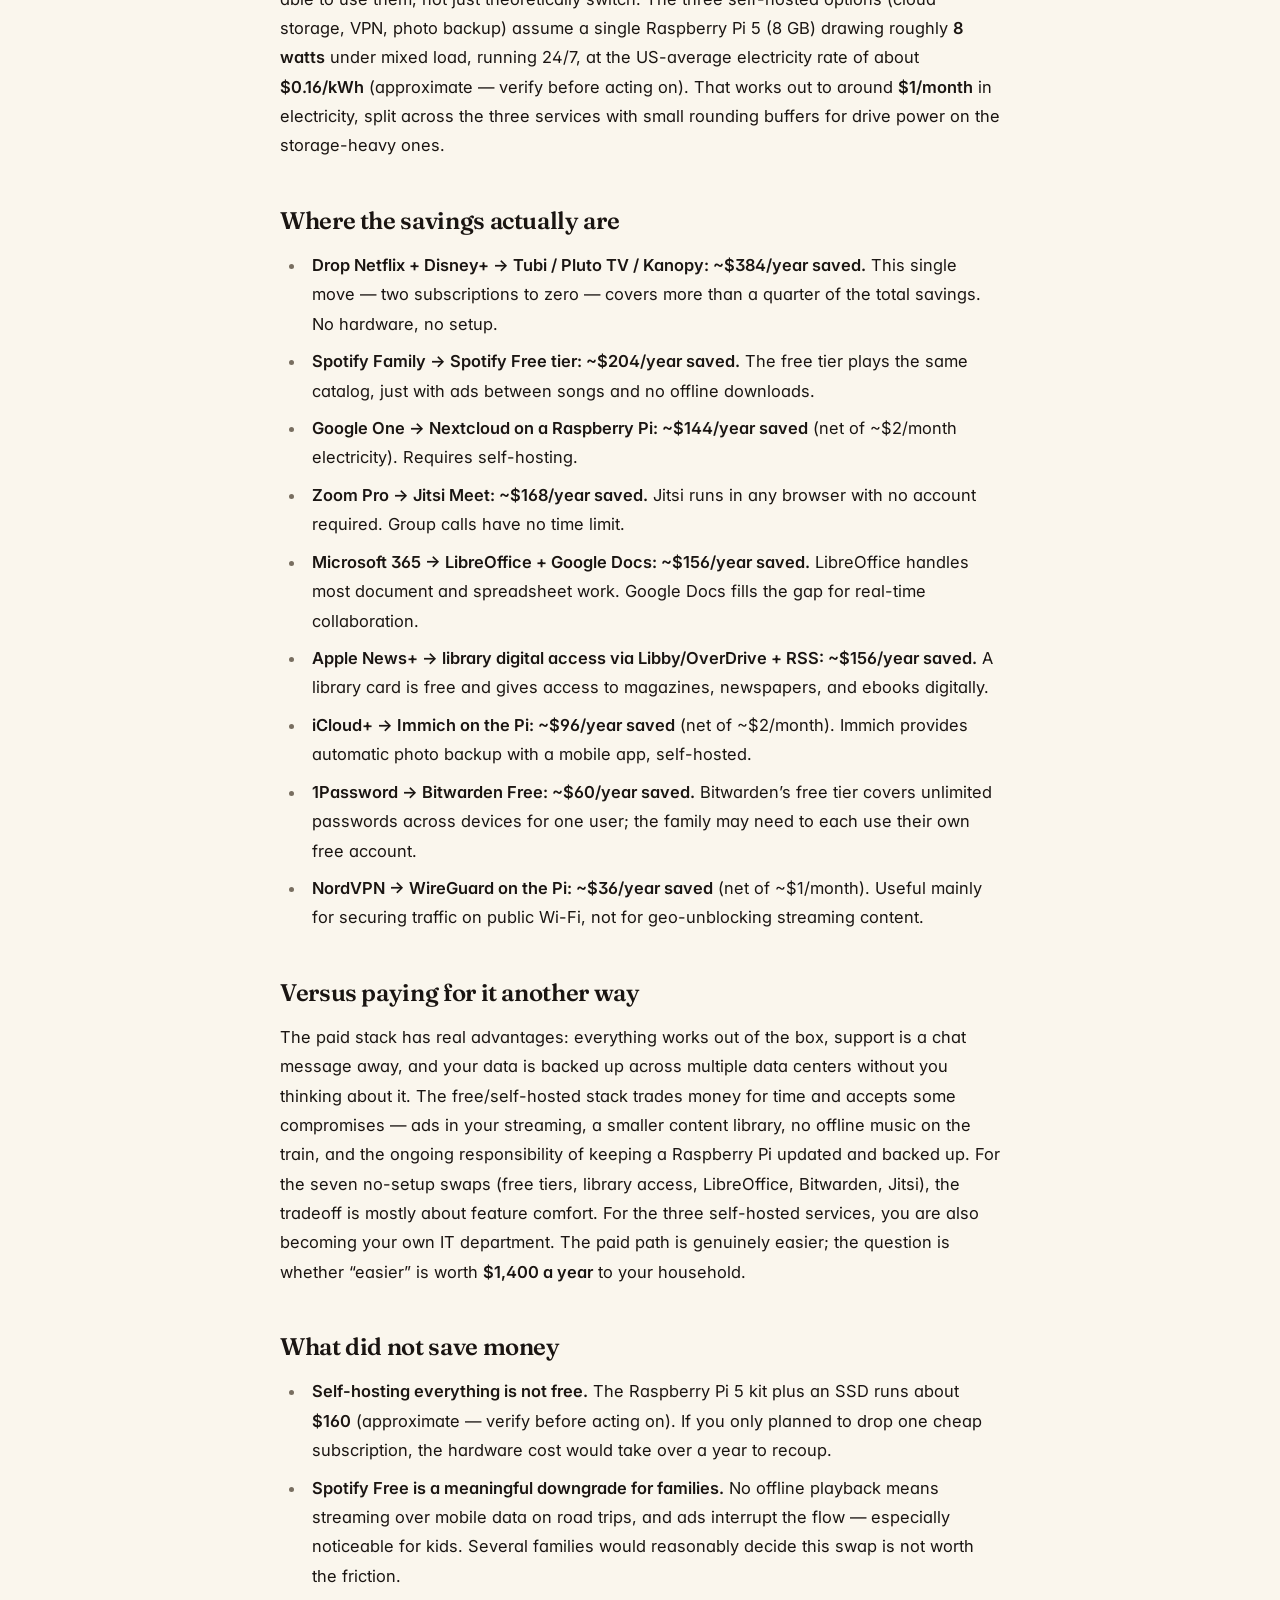
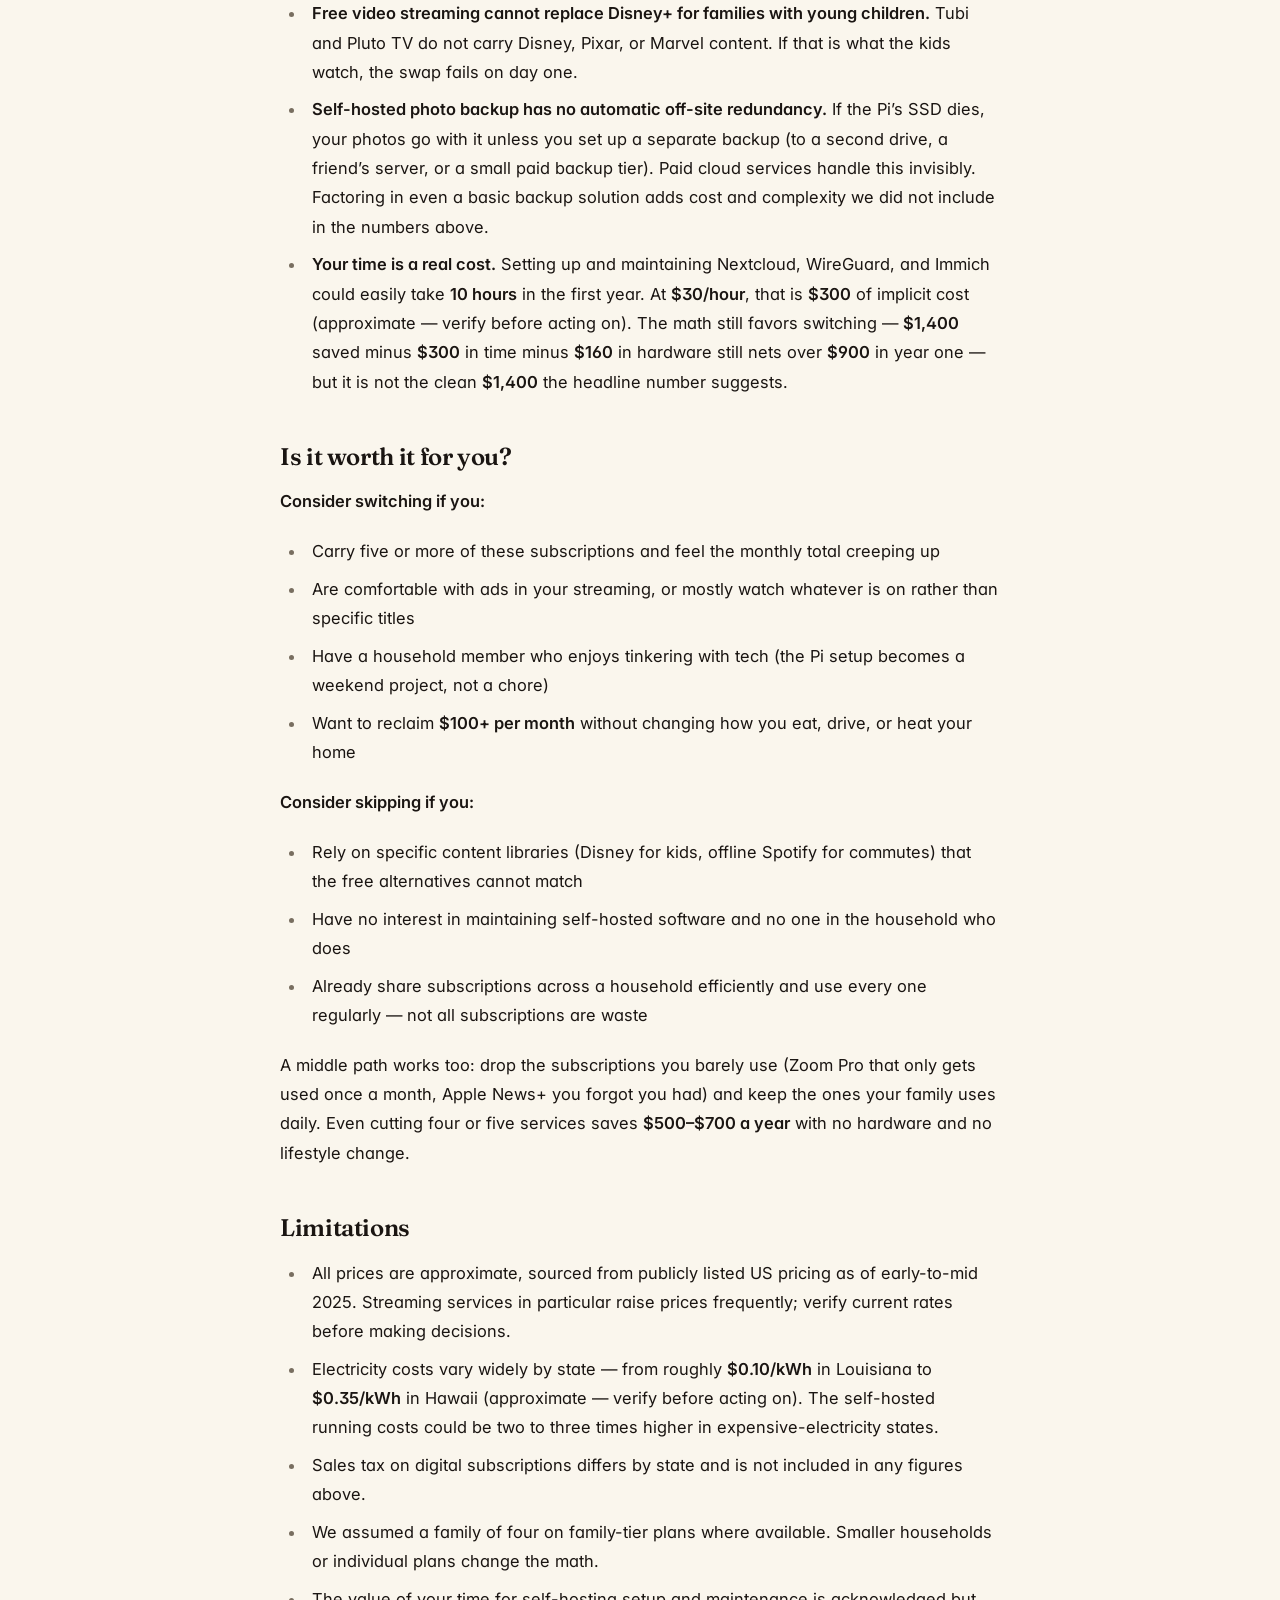
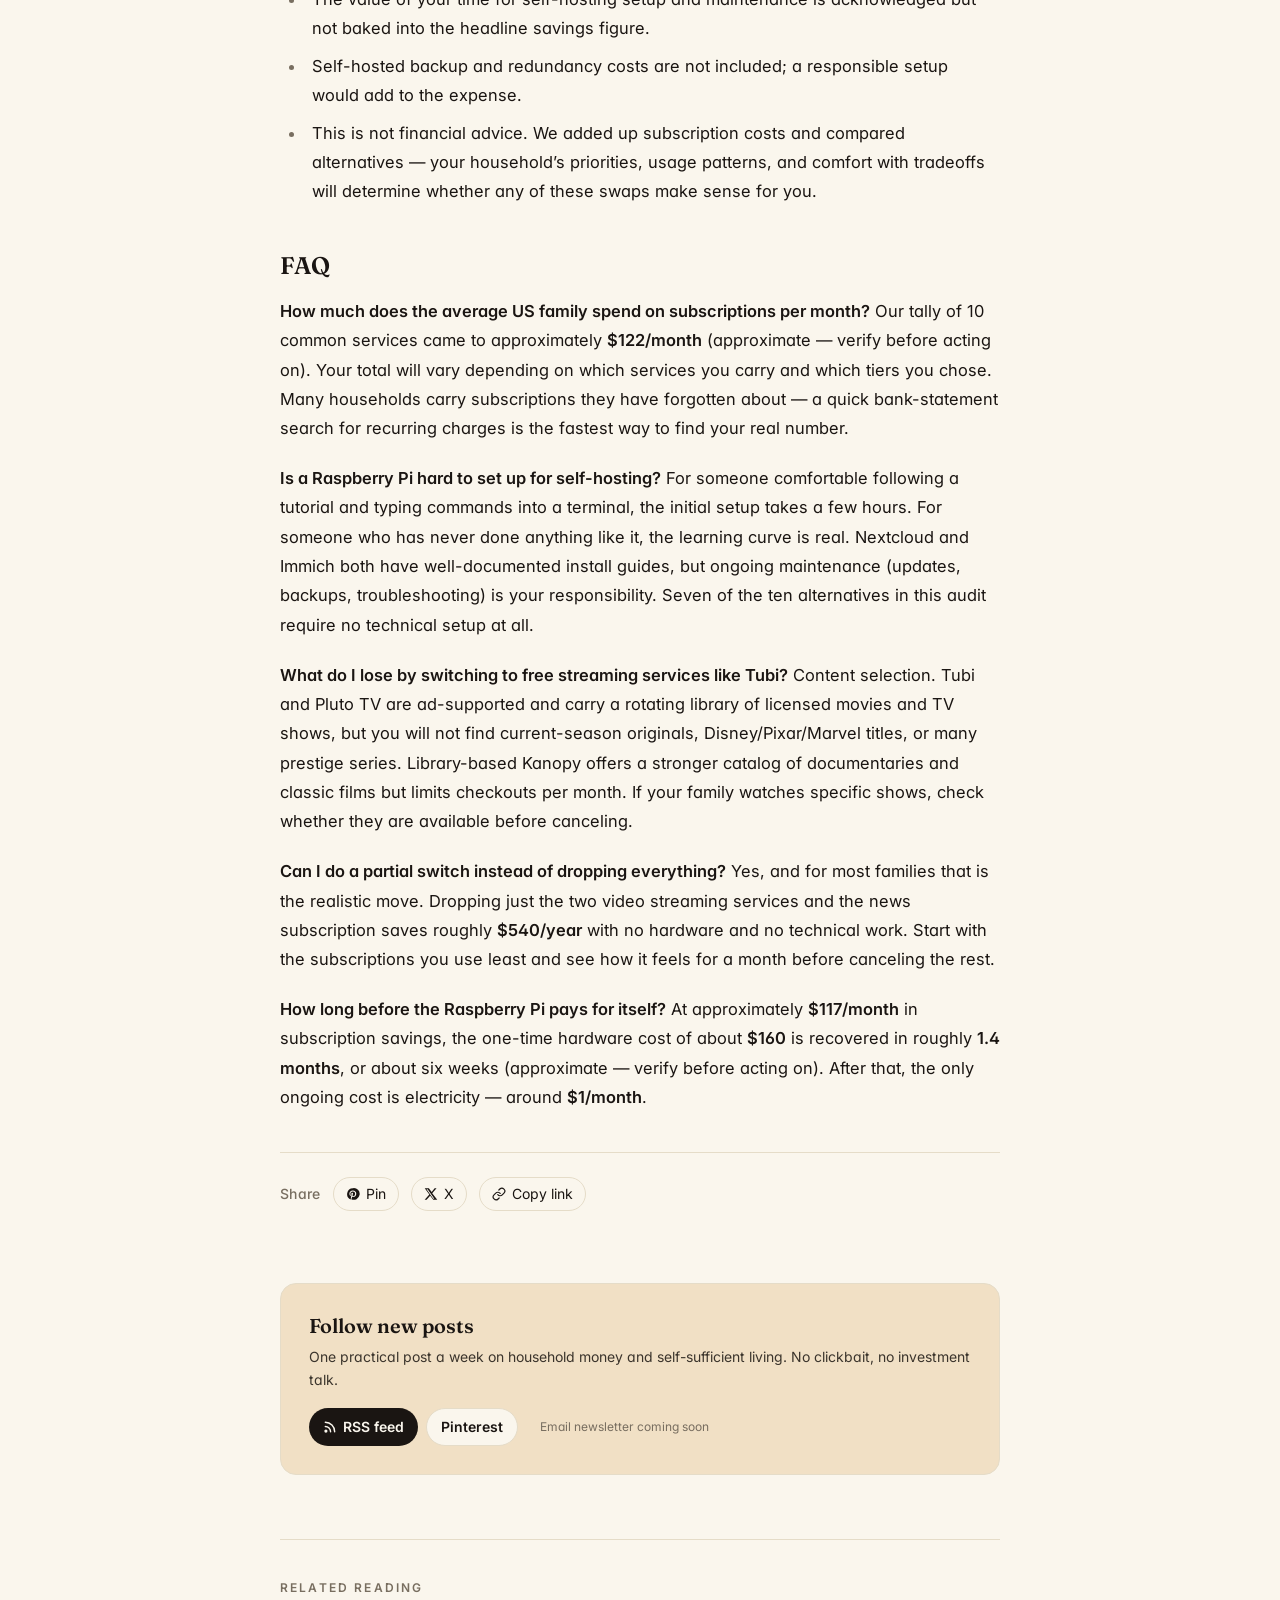
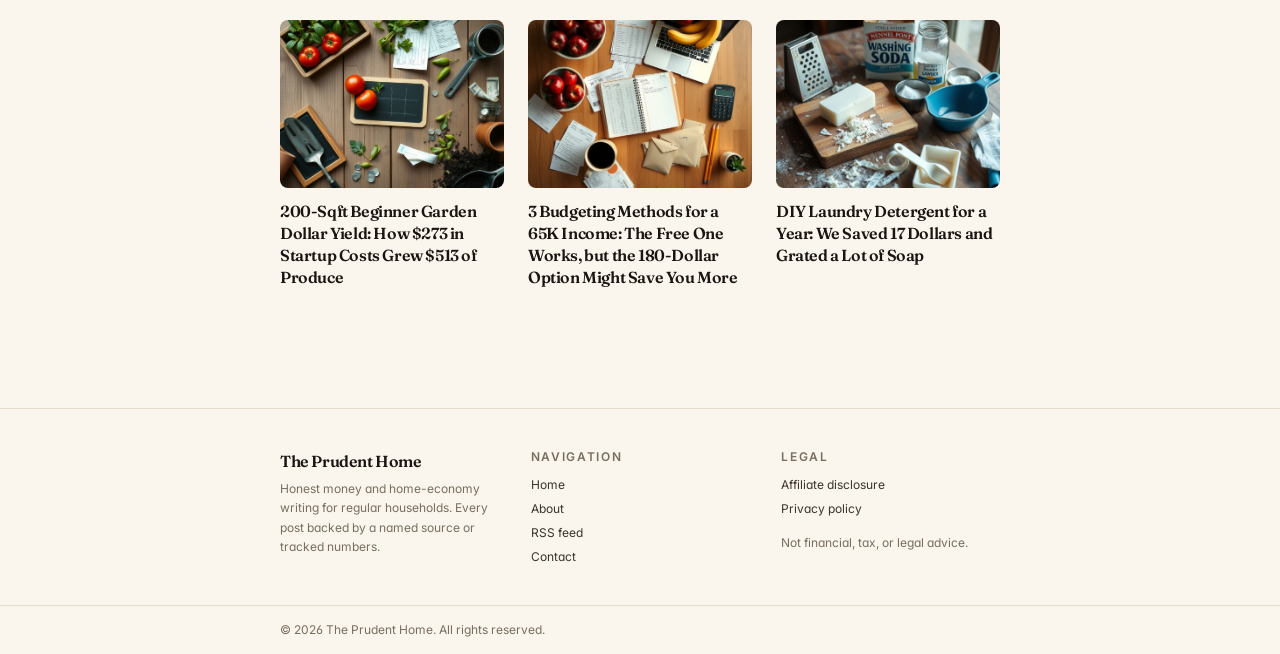
<file: posts/2026-04-15-household-subscription-audit-2026/index.html>
<!DOCTYPE html><html lang="en" class="scroll-smooth"> <head><meta charset="utf-8"><meta name="viewport" content="width=device-width, initial-scale=1"><meta name="description" content="We tallied 10 common US family subscriptions, found free or self-hosted alternatives for each, and mapped the path from $122/month to $5."><meta property="og:site_name" content="The Prudent Home"><meta property="og:title" content="10 Household Subscriptions That Quietly Cost 1,464 USD a Year (and the 60-Dollar Alternative Stack)"><meta property="og:description" content="We tallied 10 common US family subscriptions, found free or self-hosted alternatives for each, and mapped the path from $122/month to $5."><meta property="og:type" content="article"><meta property="og:url" content="https://theprudenthome.github.io/posts/2026-04-15-household-subscription-audit-2026/"><meta property="og:image" content="https://theprudenthome.github.io/posts-assets/2026-04-15-household-subscription-audit-2026/hero.jpg"><meta property="og:image:width" content="1024"><meta property="og:image:height" content="1024"><meta property="article:published_time" content="2026-04-15T00:00:00.000Z"><meta name="twitter:card" content="summary_large_image"><meta name="twitter:title" content="10 Household Subscriptions That Quietly Cost 1,464 USD a Year (and the 60-Dollar Alternative Stack)"><meta name="twitter:description" content="We tallied 10 common US family subscriptions, found free or self-hosted alternatives for each, and mapped the path from $122/month to $5."><meta name="twitter:image" content="https://theprudenthome.github.io/posts-assets/2026-04-15-household-subscription-audit-2026/hero.jpg"><meta name="p:domain_verify" content="9ee6adf73696bf512517238aac74f80d"><link rel="canonical" href="https://theprudenthome.github.io/posts/2026-04-15-household-subscription-audit-2026/"><link rel="alternate" type="application/rss+xml" title="10 Household Subscriptions That Quietly Cost 1,464 USD a Year (and the 60-Dollar Alternative Stack)" href="/rss.xml"><link rel="preconnect" href="https://fonts.googleapis.com"><link rel="preconnect" href="https://fonts.gstatic.com" crossorigin><link rel="stylesheet" href="https://fonts.googleapis.com/css2?family=Fraunces:opsz,wght@9..144,400;9..144,500;9..144,600;9..144,700&family=Inter:wght@400;500;600;700&display=swap"><title>10 Household Subscriptions That Quietly Cost 1,464 USD a Year (and the 60-Dollar Alternative Stack)</title><link rel="stylesheet" href="/_astro/BaseLayout.CvvIse53.css"></head> <body class="min-h-screen antialiased"> <header class="border-b border-[color:var(--color-rule)] dark:border-[color:var(--color-rule-dark)]"> <div class="mx-auto max-w-3xl px-5 sm:px-6 py-5 flex items-center justify-between gap-4"> <a href="/" class="group no-underline"> <span class="block font-serif text-[1.15rem] font-semibold tracking-tight leading-none text-[color:var(--color-ink)] dark:text-[color:var(--color-ink-dark)] group-hover:text-[color:var(--color-accent)] transition-colors">
The Prudent Home
</span> <span class="block mt-1 text-[0.65rem] font-medium tracking-[0.22em] uppercase text-[color:var(--color-muted)] dark:text-[color:var(--color-muted-dark)]">
money &middot; home &middot; garden
</span> </a> <nav class="flex items-center gap-5 text-sm text-[color:var(--color-muted)] dark:text-[color:var(--color-muted-dark)]" aria-label="Primary"> <a href="/" class="hover:text-[color:var(--color-accent)] transition-colors no-underline">Home</a> <a href="/about" class="hover:text-[color:var(--color-accent)] transition-colors no-underline">About</a> <a href="/rss.xml" class="hover:text-[color:var(--color-accent)] transition-colors no-underline">RSS</a> </nav> </div> </header> <main class="mx-auto max-w-3xl px-5 sm:px-6 py-10 sm:py-14">  <article class="pb-6"> <p class="mb-4 text-xs font-semibold tracking-[0.18em] uppercase text-[color:var(--color-accent)]"> subscription-audit </p> <h1 class="font-serif text-3xl sm:text-[2.6rem] font-semibold leading-[1.1] tracking-tight text-[color:var(--color-ink)] dark:text-[color:var(--color-ink-dark)]"> 10 Household Subscriptions That Quietly Cost 1,464 USD a Year (and the 60-Dollar Alternative Stack) </h1> <p class="mt-5 text-lg text-[color:var(--color-ink-soft)] dark:text-[color:var(--color-muted-dark)] leading-relaxed max-w-[60ch]"> We tallied 10 common US family subscriptions, found free or self-hosted alternatives for each, and mapped the path from $122/month to $5. </p> <div class="mt-5 flex items-center flex-wrap gap-x-3 gap-y-1 text-xs font-medium tracking-[0.1em] uppercase text-[color:var(--color-muted)] dark:text-[color:var(--color-muted-dark)] border-t border-b border-[color:var(--color-rule)] dark:border-[color:var(--color-rule-dark)] py-3 my-6"> <time datetime="2026-04-15T00:00:00.000Z"> April 15, 2026 </time> <span aria-hidden="true">&middot;</span> <span>9 min read</span>  <span aria-hidden="true">&middot;</span> <span class="normal-case tracking-normal font-normal text-[color:var(--color-muted)]"> frugal-living / self-hosting / streaming </span>  </div>  <div class="prose prose-prudent max-w-none"> <p><img src="/posts-assets/2026-04-15-household-subscription-audit-2026/hero.jpg" alt="10 Household Subscriptions That Quietly Cost 1,464 USD a Year (and the 60-Dollar Alternative Stack)"></p>
<p><em>Hero image generated with AI (Cloudflare Flux-1-Schnell).</em></p>
<p>A US family of four carrying 10 typical digital subscriptions — two video streamers, music, cloud storage, a productivity suite, and a handful of utilities — is likely spending around <strong>$122 a month</strong>, or <strong>$1,464 a year</strong> (approximate — verify before acting on). Swap every one of those for a free or self-hosted alternative and the annual bill drops to roughly <strong>$60</strong>, almost all of it electricity for a small server running in a closet.</p>
<div class="tldr"><strong>TL;DR</strong>
<ul>
<li>Ten common household subscriptions add up to approximately <strong>$1,464/year</strong> for a family of four</li>
<li>Free tiers and self-hosted replacements bring that to roughly <strong>$60/year</strong> — a saving of about <strong>$1,400</strong></li>
<li>Seven of the ten swaps need zero technical skill; three require a Raspberry Pi (~$160 one-time, pays for itself in about 6 weeks)</li>
</ul>
</div>
<h2 id="why-this-math-matters">Why this math matters</h2>
<p>Subscriptions are easy to sign up for and easy to forget. A <strong>$14</strong> streaming service feels small on its own, but stack ten of them and you have a second car payment leaving your account every month. For a family watching its budget, knowing the actual total — and which services have genuinely usable free alternatives — is the difference between vague guilt and a clear decision.</p>
<h2 id="the-numbers-up-front">The numbers up front</h2>

















































































































<table><thead><tr><th>#</th><th>Category</th><th>Paid Service &#x26; Tier</th><th>Monthly Cost (USD)</th><th>Tracked / Approx</th><th>Free or Cheaper Alternative</th><th>Alt Monthly Cost (USD)</th></tr></thead><tbody><tr><td>1</td><td>Video Streaming</td><td>Netflix Standard (2 screens, no ads)</td><td><strong>$18</strong></td><td>Approximate — verify before acting on</td><td>Tubi / Pluto TV (ad-supported, free)</td><td><strong>$0</strong></td></tr><tr><td>2</td><td>Video Streaming</td><td>Disney+ (no ads)</td><td><strong>$14</strong></td><td>Approximate — verify before acting on</td><td>Library Kanopy access / Tubi</td><td><strong>$0</strong></td></tr><tr><td>3</td><td>Music Streaming</td><td>Spotify Family (6 accounts)</td><td><strong>$17</strong></td><td>Approximate — verify before acting on</td><td>Spotify Free tier (ad-supported)</td><td><strong>$0</strong></td></tr><tr><td>4</td><td>Cloud Storage</td><td>Google One 2 TB Family</td><td><strong>$14</strong></td><td>Approximate — verify before acting on</td><td>Nextcloud on Raspberry Pi</td><td><strong>$2</strong></td></tr><tr><td>5</td><td>Productivity Suite</td><td>Microsoft 365 Family</td><td><strong>$13</strong></td><td>Approximate — verify before acting on</td><td>LibreOffice + Google Docs free tier</td><td><strong>$0</strong></td></tr><tr><td>6</td><td>Password Manager</td><td>1Password Family (5 users)</td><td><strong>$5</strong></td><td>Approximate — verify before acting on</td><td>Bitwarden Free (or Vaultwarden self-hosted)</td><td><strong>$0</strong></td></tr><tr><td>7</td><td>VPN</td><td>NordVPN (2-year plan, per-month)</td><td><strong>$4</strong></td><td>Approximate — verify before acting on</td><td>WireGuard on Raspberry Pi</td><td><strong>$1</strong></td></tr><tr><td>8</td><td>Cloud Photo Backup</td><td>iCloud+ 2 TB (family sharing)</td><td><strong>$10</strong></td><td>Approximate — verify before acting on</td><td>Immich on Raspberry Pi</td><td><strong>$2</strong></td></tr><tr><td>9</td><td>Video Calls (Premium)</td><td>Zoom One Pro</td><td><strong>$14</strong></td><td>Approximate — verify before acting on</td><td>Jitsi Meet (free, browser-based)</td><td><strong>$0</strong></td></tr><tr><td>10</td><td>News / Reading</td><td>Apple News+</td><td><strong>$13</strong></td><td>Approximate — verify before acting on</td><td>Library digital access (Libby/OverDrive) + RSS</td><td><strong>$0</strong></td></tr><tr><td></td><td><strong>Totals</strong></td><td></td><td><strong>$122/mo · $1,464/yr</strong></td><td></td><td></td><td><strong>$5/mo · $60/yr</strong></td></tr></tbody></table>
<p>All prices are approximate as of early-to-mid 2025 and change frequently.</p>
<h2 id="how-we-got-here">How we got here</h2>
<p>We selected ten subscription categories that research and family-budget surveys consistently flag as the most common recurring digital charges for a US household of four. For each, we used the standard or family-tier price as publicly listed around early 2025. Alternatives were chosen on one strict criterion: a non-technical family should actually be able to use them, not just theoretically switch. The three self-hosted options (cloud storage, VPN, photo backup) assume a single Raspberry Pi 5 (8 GB) drawing roughly <strong>8 watts</strong> under mixed load, running 24/7, at the US-average electricity rate of about <strong>$0.16/kWh</strong> (approximate — verify before acting on). That works out to around <strong>$1/month</strong> in electricity, split across the three services with small rounding buffers for drive power on the storage-heavy ones.</p>
<h2 id="where-the-savings-actually-are">Where the savings actually are</h2>
<ul>
<li><strong>Drop Netflix + Disney+ → Tubi / Pluto TV / Kanopy: ~$384/year saved.</strong> This single move — two subscriptions to zero — covers more than a quarter of the total savings. No hardware, no setup.</li>
<li><strong>Spotify Family → Spotify Free tier: ~$204/year saved.</strong> The free tier plays the same catalog, just with ads between songs and no offline downloads.</li>
<li><strong>Google One → Nextcloud on a Raspberry Pi: ~$144/year saved</strong> (net of ~$2/month electricity). Requires self-hosting.</li>
<li><strong>Zoom Pro → Jitsi Meet: ~$168/year saved.</strong> Jitsi runs in any browser with no account required. Group calls have no time limit.</li>
<li><strong>Microsoft 365 → LibreOffice + Google Docs: ~$156/year saved.</strong> LibreOffice handles most document and spreadsheet work. Google Docs fills the gap for real-time collaboration.</li>
<li><strong>Apple News+ → library digital access via Libby/OverDrive + RSS: ~$156/year saved.</strong> A library card is free and gives access to magazines, newspapers, and ebooks digitally.</li>
<li><strong>iCloud+ → Immich on the Pi: ~$96/year saved</strong> (net of ~$2/month). Immich provides automatic photo backup with a mobile app, self-hosted.</li>
<li><strong>1Password → Bitwarden Free: ~$60/year saved.</strong> Bitwarden’s free tier covers unlimited passwords across devices for one user; the family may need to each use their own free account.</li>
<li><strong>NordVPN → WireGuard on the Pi: ~$36/year saved</strong> (net of ~$1/month). Useful mainly for securing traffic on public Wi-Fi, not for geo-unblocking streaming content.</li>
</ul>
<h2 id="versus-paying-for-it-another-way">Versus paying for it another way</h2>
<p>The paid stack has real advantages: everything works out of the box, support is a chat message away, and your data is backed up across multiple data centers without you thinking about it. The free/self-hosted stack trades money for time and accepts some compromises — ads in your streaming, a smaller content library, no offline music on the train, and the ongoing responsibility of keeping a Raspberry Pi updated and backed up. For the seven no-setup swaps (free tiers, library access, LibreOffice, Bitwarden, Jitsi), the tradeoff is mostly about feature comfort. For the three self-hosted services, you are also becoming your own IT department. The paid path is genuinely easier; the question is whether “easier” is worth <strong>$1,400 a year</strong> to your household.</p>
<h2 id="what-did-not-save-money">What did not save money</h2>
<ul>
<li><strong>Self-hosting everything is not free.</strong> The Raspberry Pi 5 kit plus an SSD runs about <strong>$160</strong> (approximate — verify before acting on). If you only planned to drop one cheap subscription, the hardware cost would take over a year to recoup.</li>
<li><strong>Spotify Free is a meaningful downgrade for families.</strong> No offline playback means streaming over mobile data on road trips, and ads interrupt the flow — especially noticeable for kids. Several families would reasonably decide this swap is not worth the friction.</li>
<li><strong>Free video streaming cannot replace Disney+ for families with young children.</strong> Tubi and Pluto TV do not carry Disney, Pixar, or Marvel content. If that is what the kids watch, the swap fails on day one.</li>
<li><strong>Self-hosted photo backup has no automatic off-site redundancy.</strong> If the Pi’s SSD dies, your photos go with it unless you set up a separate backup (to a second drive, a friend’s server, or a small paid backup tier). Paid cloud services handle this invisibly. Factoring in even a basic backup solution adds cost and complexity we did not include in the numbers above.</li>
<li><strong>Your time is a real cost.</strong> Setting up and maintaining Nextcloud, WireGuard, and Immich could easily take <strong>10 hours</strong> in the first year. At <strong>$30/hour</strong>, that is <strong>$300</strong> of implicit cost (approximate — verify before acting on). The math still favors switching — <strong>$1,400</strong> saved minus <strong>$300</strong> in time minus <strong>$160</strong> in hardware still nets over <strong>$900</strong> in year one — but it is not the clean <strong>$1,400</strong> the headline number suggests.</li>
</ul>
<h2 id="is-it-worth-it-for-you">Is it worth it for you?</h2>
<p><strong>Consider switching if you:</strong></p>
<ul>
<li>Carry five or more of these subscriptions and feel the monthly total creeping up</li>
<li>Are comfortable with ads in your streaming, or mostly watch whatever is on rather than specific titles</li>
<li>Have a household member who enjoys tinkering with tech (the Pi setup becomes a weekend project, not a chore)</li>
<li>Want to reclaim <strong>$100+ per month</strong> without changing how you eat, drive, or heat your home</li>
</ul>
<p><strong>Consider skipping if you:</strong></p>
<ul>
<li>Rely on specific content libraries (Disney for kids, offline Spotify for commutes) that the free alternatives cannot match</li>
<li>Have no interest in maintaining self-hosted software and no one in the household who does</li>
<li>Already share subscriptions across a household efficiently and use every one regularly — not all subscriptions are waste</li>
</ul>
<p>A middle path works too: drop the subscriptions you barely use (Zoom Pro that only gets used once a month, Apple News+ you forgot you had) and keep the ones your family uses daily. Even cutting four or five services saves <strong>$500–$700 a year</strong> with no hardware and no lifestyle change.</p>
<h2 id="limitations">Limitations</h2>
<ul>
<li>All prices are approximate, sourced from publicly listed US pricing as of early-to-mid 2025. Streaming services in particular raise prices frequently; verify current rates before making decisions.</li>
<li>Electricity costs vary widely by state — from roughly <strong>$0.10/kWh</strong> in Louisiana to <strong>$0.35/kWh</strong> in Hawaii (approximate — verify before acting on). The self-hosted running costs could be two to three times higher in expensive-electricity states.</li>
<li>Sales tax on digital subscriptions differs by state and is not included in any figures above.</li>
<li>We assumed a family of four on family-tier plans where available. Smaller households or individual plans change the math.</li>
<li>The value of your time for self-hosting setup and maintenance is acknowledged but not baked into the headline savings figure.</li>
<li>Self-hosted backup and redundancy costs are not included; a responsible setup would add to the expense.</li>
<li>This is not financial advice. We added up subscription costs and compared alternatives — your household’s priorities, usage patterns, and comfort with tradeoffs will determine whether any of these swaps make sense for you.</li>
</ul>
<h2 id="faq">FAQ</h2>
<p><strong>How much does the average US family spend on subscriptions per month?</strong>
Our tally of 10 common services came to approximately <strong>$122/month</strong> (approximate — verify before acting on). Your total will vary depending on which services you carry and which tiers you chose. Many households carry subscriptions they have forgotten about — a quick bank-statement search for recurring charges is the fastest way to find your real number.</p>
<p><strong>Is a Raspberry Pi hard to set up for self-hosting?</strong>
For someone comfortable following a tutorial and typing commands into a terminal, the initial setup takes a few hours. For someone who has never done anything like it, the learning curve is real. Nextcloud and Immich both have well-documented install guides, but ongoing maintenance (updates, backups, troubleshooting) is your responsibility. Seven of the ten alternatives in this audit require no technical setup at all.</p>
<p><strong>What do I lose by switching to free streaming services like Tubi?</strong>
Content selection. Tubi and Pluto TV are ad-supported and carry a rotating library of licensed movies and TV shows, but you will not find current-season originals, Disney/Pixar/Marvel titles, or many prestige series. Library-based Kanopy offers a stronger catalog of documentaries and classic films but limits checkouts per month. If your family watches specific shows, check whether they are available before canceling.</p>
<p><strong>Can I do a partial switch instead of dropping everything?</strong>
Yes, and for most families that is the realistic move. Dropping just the two video streaming services and the news subscription saves roughly <strong>$540/year</strong> with no hardware and no technical work. Start with the subscriptions you use least and see how it feels for a month before canceling the rest.</p>
<p><strong>How long before the Raspberry Pi pays for itself?</strong>
At approximately <strong>$117/month</strong> in subscription savings, the one-time hardware cost of about <strong>$160</strong> is recovered in roughly <strong>1.4 months</strong>, or about six weeks (approximate — verify before acting on). After that, the only ongoing cost is electricity — around <strong>$1/month</strong>.</p> </div> <div class="mt-10 pt-6 border-t border-[color:var(--color-rule)] dark:border-[color:var(--color-rule-dark)]"> <div class="flex flex-wrap items-center gap-3 text-sm"> <span class="font-medium tracking-wide text-[color:var(--color-muted)] dark:text-[color:var(--color-muted-dark)]">Share</span> <a href="https://pinterest.com/pin/create/button/?url=https%3A%2F%2Ftheprudenthome.github.io%2Fposts%2F2026-04-15-household-subscription-audit-2026%2F&#38;media=https%3A%2F%2Ftheprudenthome.github.io%2Fposts-assets%2F2026-04-15-household-subscription-audit-2026%2Fhero.jpg&#38;description=We%20tallied%2010%20common%20US%20family%20subscriptions%2C%20found%20free%20or%20self-hosted%20alternatives%20for%20each%2C%20and%20mapped%20the%20path%20from%20%24122%2Fmonth%20to%20%245." target="_blank" rel="noopener" class="inline-flex items-center gap-1.5 px-3 py-1.5 rounded-full bg-[color:var(--color-paper)] dark:bg-[color:var(--color-paper-dark)] border border-[color:var(--color-rule)] dark:border-[color:var(--color-rule-dark)] text-[color:var(--color-ink)] dark:text-[color:var(--color-ink-dark)] no-underline hover:border-[color:var(--color-accent)] transition-colors"> <svg width="14" height="14" viewBox="0 0 24 24" fill="currentColor" aria-hidden="true"><path d="M12 2a10 10 0 0 0-3.64 19.33c-.08-.82-.15-2.07.03-2.96.17-.8 1.08-5.08 1.08-5.08s-.28-.55-.28-1.37c0-1.28.74-2.24 1.67-2.24.79 0 1.17.59 1.17 1.3 0 .79-.5 1.97-.76 3.07-.22.92.46 1.67 1.37 1.67 1.64 0 2.9-1.73 2.9-4.23 0-2.21-1.59-3.76-3.87-3.76-2.64 0-4.19 1.98-4.19 4.03 0 .8.31 1.66.69 2.13.08.09.09.18.07.27-.07.29-.23.93-.26 1.06-.04.17-.13.21-.31.13-1.15-.54-1.87-2.22-1.87-3.57 0-2.91 2.11-5.58 6.09-5.58 3.2 0 5.69 2.28 5.69 5.33 0 3.18-2.01 5.74-4.79 5.74-.93 0-1.81-.48-2.11-1.05l-.57 2.19c-.21.8-.77 1.81-1.14 2.42A10 10 0 1 0 12 2z"></path></svg>
Pin
</a> <a href="https://twitter.com/intent/tweet?text=10%20Household%20Subscriptions%20That%20Quietly%20Cost%201%2C464%20USD%20a%20Year%20(and%20the%2060-Dollar%20Alternative%20Stack)&#38;url=https%3A%2F%2Ftheprudenthome.github.io%2Fposts%2F2026-04-15-household-subscription-audit-2026%2F" target="_blank" rel="noopener" class="inline-flex items-center gap-1.5 px-3 py-1.5 rounded-full bg-[color:var(--color-paper)] dark:bg-[color:var(--color-paper-dark)] border border-[color:var(--color-rule)] dark:border-[color:var(--color-rule-dark)] text-[color:var(--color-ink)] dark:text-[color:var(--color-ink-dark)] no-underline hover:border-[color:var(--color-accent)] transition-colors"> <svg width="14" height="14" viewBox="0 0 24 24" fill="currentColor" aria-hidden="true"><path d="M18.244 2H21.5l-7.44 8.501L22.75 22h-6.84l-5.354-6.996L4.4 22H1.144l7.957-9.093L1.25 2h7.022l4.84 6.397L18.244 2zm-2.4 18.097h1.808L6.228 3.8H4.289l11.555 16.297z"></path></svg>
X
</a> <button type="button" data-copy="https://theprudenthome.github.io/posts/2026-04-15-household-subscription-audit-2026/" class="copy-link inline-flex items-center gap-1.5 px-3 py-1.5 rounded-full bg-[color:var(--color-paper)] dark:bg-[color:var(--color-paper-dark)] border border-[color:var(--color-rule)] dark:border-[color:var(--color-rule-dark)] text-[color:var(--color-ink)] dark:text-[color:var(--color-ink-dark)] hover:border-[color:var(--color-accent)] transition-colors cursor-pointer"> <svg width="14" height="14" viewBox="0 0 24 24" fill="none" stroke="currentColor" stroke-width="2" stroke-linecap="round" stroke-linejoin="round" aria-hidden="true"><path d="M10 13a5 5 0 0 0 7.54.54l3-3a5 5 0 0 0-7.07-7.07l-1.72 1.72"></path><path d="M14 11a5 5 0 0 0-7.54-.54l-3 3a5 5 0 0 0 7.07 7.07l1.71-1.71"></path></svg>
Copy link
</button> </div> </div> <script>
  document.querySelectorAll('.copy-link').forEach((btn) => {
    btn.addEventListener('click', async () => {
      const url = btn.getAttribute('data-copy');
      try {
        await navigator.clipboard.writeText(url);
        const original = btn.innerHTML;
        btn.innerHTML = 'Copied';
        setTimeout(() => (btn.innerHTML = original), 1500);
      } catch {}
    });
  });
</script> </article> <aside class="mt-12 rounded-2xl p-6 sm:p-7 bg-[color:var(--color-accent-soft)] dark:bg-[color:var(--color-accent-soft-dark)] border border-[color:var(--color-rule)] dark:border-[color:var(--color-rule-dark)]"> <h3 class="font-serif text-lg sm:text-xl font-semibold text-[color:var(--color-ink)] dark:text-[color:var(--color-ink-dark)] mb-1.5">
Follow new posts
</h3> <p class="text-sm text-[color:var(--color-ink-soft)] dark:text-[color:var(--color-muted-dark)] mb-4 leading-relaxed">
One practical post a week on household money and self-sufficient living. No clickbait, no investment talk.
</p> <div class="flex flex-wrap gap-2"> <a href="/rss.xml" class="inline-flex items-center gap-1.5 px-3.5 py-2 rounded-full bg-[color:var(--color-ink)] dark:bg-[color:var(--color-ink-dark)] text-[color:var(--color-paper)] dark:text-[color:var(--color-paper-dark)] text-sm font-semibold no-underline hover:opacity-90 transition-opacity"> <svg width="14" height="14" viewBox="0 0 24 24" fill="none" stroke="currentColor" stroke-width="2.5" stroke-linecap="round" aria-hidden="true"><path d="M4 11a9 9 0 0 1 9 9M4 4a16 16 0 0 1 16 16"></path><circle cx="5" cy="19" r="1.5" fill="currentColor"></circle></svg>
RSS feed
</a> <a href="https://www.pinterest.com/petit_endo/" rel="noopener" class="inline-flex items-center gap-1.5 px-3.5 py-2 rounded-full bg-[color:var(--color-paper)] dark:bg-[color:var(--color-paper-dark)] border border-[color:var(--color-rule)] dark:border-[color:var(--color-rule-dark)] text-[color:var(--color-ink)] dark:text-[color:var(--color-ink-dark)] text-sm font-semibold no-underline hover:border-[color:var(--color-accent)] transition-colors">
Pinterest
</a> <span class="inline-flex items-center px-3.5 py-2 text-xs text-[color:var(--color-muted)] dark:text-[color:var(--color-muted-dark)]">
Email newsletter coming soon
</span> </div> </aside> <section class="mt-16 pt-10 border-t border-[color:var(--color-rule)] dark:border-[color:var(--color-rule-dark)]"> <h2 class="mb-6 text-xs font-semibold tracking-[0.18em] uppercase text-[color:var(--color-muted)]">Related reading</h2> <ul class="grid sm:grid-cols-3 gap-6"> <li> <a href="/posts/2026-04-15-200-sqft-home-garden-dollar-yield/" class="no-underline group"> <div class="overflow-hidden rounded-lg aspect-[4/3] bg-[color:var(--color-accent-soft)] dark:bg-[color:var(--color-accent-soft-dark)] mb-3"> <img src="/posts-assets/2026-04-15-200-sqft-home-garden-dollar-yield/hero.jpg" alt="" loading="lazy" class="w-full h-full object-cover transition-transform duration-500 group-hover:scale-[1.04]"> </div> <h3 class="font-serif text-base font-semibold leading-snug tracking-tight text-[color:var(--color-ink)] dark:text-[color:var(--color-ink-dark)] group-hover:text-[color:var(--color-accent)] transition-colors"> 200-Sqft Beginner Garden Dollar Yield: How $273 in Startup Costs Grew $513 of Produce </h3> </a> </li><li> <a href="/posts/2026-04-15-beginner-budget-spreadsheet-vs-ynab-vs-pen/" class="no-underline group"> <div class="overflow-hidden rounded-lg aspect-[4/3] bg-[color:var(--color-accent-soft)] dark:bg-[color:var(--color-accent-soft-dark)] mb-3"> <img src="/posts-assets/2026-04-15-beginner-budget-spreadsheet-vs-ynab-vs-pen/hero.jpg" alt="" loading="lazy" class="w-full h-full object-cover transition-transform duration-500 group-hover:scale-[1.04]"> </div> <h3 class="font-serif text-base font-semibold leading-snug tracking-tight text-[color:var(--color-ink)] dark:text-[color:var(--color-ink-dark)] group-hover:text-[color:var(--color-accent)] transition-colors"> 3 Budgeting Methods for a 65K Income: The Free One Works, but the 180-Dollar Option Might Save You More </h3> </a> </li><li> <a href="/posts/2026-04-15-diy-laundry-detergent-vs-brand-1yr/" class="no-underline group"> <div class="overflow-hidden rounded-lg aspect-[4/3] bg-[color:var(--color-accent-soft)] dark:bg-[color:var(--color-accent-soft-dark)] mb-3"> <img src="/posts-assets/2026-04-15-diy-laundry-detergent-vs-brand-1yr/hero.jpg" alt="" loading="lazy" class="w-full h-full object-cover transition-transform duration-500 group-hover:scale-[1.04]"> </div> <h3 class="font-serif text-base font-semibold leading-snug tracking-tight text-[color:var(--color-ink)] dark:text-[color:var(--color-ink-dark)] group-hover:text-[color:var(--color-accent)] transition-colors"> DIY Laundry Detergent for a Year: We Saved 17 Dollars and Grated a Lot of Soap </h3> </a> </li> </ul> </section> </main> <footer class="mt-16 border-t border-[color:var(--color-rule)] dark:border-[color:var(--color-rule-dark)]"> <div class="mx-auto max-w-3xl px-5 sm:px-6 py-10 grid gap-8 sm:grid-cols-3 text-sm"> <div class="sm:col-span-1"> <p class="font-serif text-base font-semibold tracking-tight text-[color:var(--color-ink)] dark:text-[color:var(--color-ink-dark)] mb-1.5">
The Prudent Home
</p> <p class="text-xs text-[color:var(--color-muted)] dark:text-[color:var(--color-muted-dark)] leading-relaxed">
Honest money and home-economy writing for regular households. Every post backed by a named source or tracked numbers.
</p> </div> <nav class="text-xs" aria-label="Navigation"> <p class="font-semibold tracking-[0.14em] uppercase text-[color:var(--color-muted)] mb-3">Navigation</p> <ul class="space-y-2"> <li><a href="/" class="text-[color:var(--color-ink-soft)] dark:text-[color:var(--color-muted-dark)] hover:text-[color:var(--color-accent)] no-underline">Home</a></li> <li><a href="/about" class="text-[color:var(--color-ink-soft)] dark:text-[color:var(--color-muted-dark)] hover:text-[color:var(--color-accent)] no-underline">About</a></li> <li><a href="/rss.xml" class="text-[color:var(--color-ink-soft)] dark:text-[color:var(--color-muted-dark)] hover:text-[color:var(--color-accent)] no-underline">RSS feed</a></li> <li><a href="/contact" class="text-[color:var(--color-ink-soft)] dark:text-[color:var(--color-muted-dark)] hover:text-[color:var(--color-accent)] no-underline">Contact</a></li> </ul> </nav> <nav class="text-xs" aria-label="Legal"> <p class="font-semibold tracking-[0.14em] uppercase text-[color:var(--color-muted)] mb-3">Legal</p> <ul class="space-y-2"> <li><a href="/disclosure" class="text-[color:var(--color-ink-soft)] dark:text-[color:var(--color-muted-dark)] hover:text-[color:var(--color-accent)] no-underline">Affiliate disclosure</a></li> <li><a href="/privacy" class="text-[color:var(--color-ink-soft)] dark:text-[color:var(--color-muted-dark)] hover:text-[color:var(--color-accent)] no-underline">Privacy policy</a></li> </ul> <p class="mt-4 text-[color:var(--color-muted)] leading-relaxed">
Not financial, tax, or legal advice.
</p> </nav> </div> <div class="border-t border-[color:var(--color-rule)] dark:border-[color:var(--color-rule-dark)]"> <div class="mx-auto max-w-3xl px-5 sm:px-6 py-4 text-xs text-[color:var(--color-muted)] dark:text-[color:var(--color-muted-dark)]">
&copy; 2026 The Prudent Home. All rights reserved.
</div> </div> </footer>  </body> </html>
</file>
<file: _astro/BaseLayout.CvvIse53.css>
@layer properties{@supports (((-webkit-hyphens:none)) and (not (margin-trim:inline))) or ((-moz-orient:inline) and (not (color:rgb(from red r g b)))){*,:before,:after,::backdrop{--tw-rotate-x:initial;--tw-rotate-y:initial;--tw-rotate-z:initial;--tw-skew-x:initial;--tw-skew-y:initial;--tw-space-y-reverse:0;--tw-border-style:solid;--tw-leading:initial;--tw-font-weight:initial;--tw-tracking:initial;--tw-blur:initial;--tw-brightness:initial;--tw-contrast:initial;--tw-grayscale:initial;--tw-hue-rotate:initial;--tw-invert:initial;--tw-opacity:initial;--tw-saturate:initial;--tw-sepia:initial;--tw-drop-shadow:initial;--tw-drop-shadow-color:initial;--tw-drop-shadow-alpha:100%;--tw-drop-shadow-size:initial;--tw-duration:initial}}}@layer theme{:root,:host{--font-sans:"Inter", ui-sans-serif, system-ui, sans-serif;--font-serif:"Fraunces", ui-serif, "Iowan Old Style", Georgia, serif;--font-mono:ui-monospace, SFMono-Regular, Menlo, Monaco, Consolas, "Liberation Mono", "Courier New", monospace;--spacing:.25rem;--container-xl:36rem;--container-3xl:48rem;--text-xs:.75rem;--text-xs--line-height:calc(1 / .75);--text-sm:.875rem;--text-sm--line-height:calc(1.25 / .875);--text-base:1rem;--text-base--line-height: 1.5 ;--text-lg:1.125rem;--text-lg--line-height:calc(1.75 / 1.125);--text-xl:1.25rem;--text-xl--line-height:calc(1.75 / 1.25);--text-2xl:1.5rem;--text-2xl--line-height:calc(2 / 1.5);--text-3xl:1.875rem;--text-3xl--line-height: 1.2 ;--text-4xl:2.25rem;--text-4xl--line-height:calc(2.5 / 2.25);--text-5xl:3rem;--text-5xl--line-height:1;--font-weight-normal:400;--font-weight-medium:500;--font-weight-semibold:600;--tracking-tight:-.025em;--tracking-normal:0em;--tracking-wide:.025em;--leading-tight:1.25;--leading-snug:1.375;--leading-relaxed:1.625;--radius-lg:.5rem;--radius-xl:.75rem;--radius-2xl:1rem;--default-transition-duration:.15s;--default-transition-timing-function:cubic-bezier(.4, 0, .2, 1);--default-font-family:var(--font-sans);--default-mono-font-family:var(--font-mono);--color-paper:#faf6ed;--color-paper-dark:#13110d;--color-ink:#1a1512;--color-ink-dark:#ede5d2;--color-ink-soft:#3b342c;--color-muted:#786e60;--color-muted-dark:#958a79;--color-rule:#e5dcc8;--color-rule-dark:#2b2620;--color-accent:#a0632a;--color-accent-soft:#f1e0c5;--color-accent-soft-dark:#2a2015}}@layer base{*,:after,:before,::backdrop{box-sizing:border-box;border:0 solid;margin:0;padding:0}::file-selector-button{box-sizing:border-box;border:0 solid;margin:0;padding:0}html,:host{-webkit-text-size-adjust:100%;tab-size:4;line-height:1.5;font-family:var(--default-font-family,ui-sans-serif, system-ui, sans-serif, "Apple Color Emoji", "Segoe UI Emoji", "Segoe UI Symbol", "Noto Color Emoji");font-feature-settings:var(--default-font-feature-settings,normal);font-variation-settings:var(--default-font-variation-settings,normal);-webkit-tap-highlight-color:transparent}hr{height:0;color:inherit;border-top-width:1px}abbr:where([title]){-webkit-text-decoration:underline dotted;text-decoration:underline dotted}h1,h2,h3,h4,h5,h6{font-size:inherit;font-weight:inherit}a{color:inherit;-webkit-text-decoration:inherit;text-decoration:inherit}b,strong{font-weight:bolder}code,kbd,samp,pre{font-family:var(--default-mono-font-family,ui-monospace, SFMono-Regular, Menlo, Monaco, Consolas, "Liberation Mono", "Courier New", monospace);font-feature-settings:var(--default-mono-font-feature-settings,normal);font-variation-settings:var(--default-mono-font-variation-settings,normal);font-size:1em}small{font-size:80%}sub,sup{vertical-align:baseline;font-size:75%;line-height:0;position:relative}sub{bottom:-.25em}sup{top:-.5em}table{text-indent:0;border-color:inherit;border-collapse:collapse}:-moz-focusring{outline:auto}progress{vertical-align:baseline}summary{display:list-item}ol,ul,menu{list-style:none}img,svg,video,canvas,audio,iframe,embed,object{vertical-align:middle;display:block}img,video{max-width:100%;height:auto}button,input,select,optgroup,textarea{font:inherit;font-feature-settings:inherit;font-variation-settings:inherit;letter-spacing:inherit;color:inherit;opacity:1;background-color:#0000;border-radius:0}::file-selector-button{font:inherit;font-feature-settings:inherit;font-variation-settings:inherit;letter-spacing:inherit;color:inherit;opacity:1;background-color:#0000;border-radius:0}:where(select:is([multiple],[size])) optgroup{font-weight:bolder}:where(select:is([multiple],[size])) optgroup option{padding-inline-start:20px}::file-selector-button{margin-inline-end:4px}::placeholder{opacity:1}@supports (not ((-webkit-appearance:-apple-pay-button))) or (contain-intrinsic-size:1px){::placeholder{color:currentColor}@supports (color:color-mix(in lab,red,red)){::placeholder{color:color-mix(in oklab,currentcolor 50%,transparent)}}}textarea{resize:vertical}::-webkit-search-decoration{-webkit-appearance:none}::-webkit-date-and-time-value{min-height:1lh;text-align:inherit}::-webkit-datetime-edit{display:inline-flex}::-webkit-datetime-edit-fields-wrapper{padding:0}::-webkit-datetime-edit{padding-block:0}::-webkit-datetime-edit-year-field{padding-block:0}::-webkit-datetime-edit-month-field{padding-block:0}::-webkit-datetime-edit-day-field{padding-block:0}::-webkit-datetime-edit-hour-field{padding-block:0}::-webkit-datetime-edit-minute-field{padding-block:0}::-webkit-datetime-edit-second-field{padding-block:0}::-webkit-datetime-edit-millisecond-field{padding-block:0}::-webkit-datetime-edit-meridiem-field{padding-block:0}::-webkit-calendar-picker-indicator{line-height:1}:-moz-ui-invalid{box-shadow:none}button,input:where([type=button],[type=reset],[type=submit]){appearance:button}::file-selector-button{appearance:button}::-webkit-inner-spin-button{height:auto}::-webkit-outer-spin-button{height:auto}[hidden]:where(:not([hidden=until-found])){display:none!important}}@layer components;@layer utilities{.invisible{visibility:hidden}.visible{visibility:visible}.absolute{position:absolute}.fixed{position:fixed}.static{position:static}.start{inset-inline-start:var(--spacing)}.end{inset-inline-end:var(--spacing)}.isolate{isolation:isolate}.mx-auto{margin-inline:auto}.my-5{margin-block:calc(var(--spacing) * 5)}.my-6{margin-block:calc(var(--spacing) * 6)}.prose{color:var(--tw-prose-body);max-width:65ch}.prose :where(p):not(:where([class~=not-prose],[class~=not-prose] *)){margin-top:1.25em;margin-bottom:1.25em}.prose :where([class~=lead]):not(:where([class~=not-prose],[class~=not-prose] *)){color:var(--tw-prose-lead);margin-top:1.2em;margin-bottom:1.2em;font-size:1.25em;line-height:1.6}.prose :where(a):not(:where([class~=not-prose],[class~=not-prose] *)){color:var(--tw-prose-links);font-weight:500;text-decoration:underline}.prose :where(strong):not(:where([class~=not-prose],[class~=not-prose] *)){color:var(--tw-prose-bold);font-weight:600}.prose :where(a strong):not(:where([class~=not-prose],[class~=not-prose] *)),.prose :where(blockquote strong):not(:where([class~=not-prose],[class~=not-prose] *)),.prose :where(thead th strong):not(:where([class~=not-prose],[class~=not-prose] *)){color:inherit}.prose :where(ol):not(:where([class~=not-prose],[class~=not-prose] *)){margin-top:1.25em;margin-bottom:1.25em;padding-inline-start:1.625em;list-style-type:decimal}.prose :where(ol[type=A]):not(:where([class~=not-prose],[class~=not-prose] *)){list-style-type:upper-alpha}.prose :where(ol[type=a]):not(:where([class~=not-prose],[class~=not-prose] *)){list-style-type:lower-alpha}.prose :where(ol[type=A s]):not(:where([class~=not-prose],[class~=not-prose] *)){list-style-type:upper-alpha}.prose :where(ol[type=a s]):not(:where([class~=not-prose],[class~=not-prose] *)){list-style-type:lower-alpha}.prose :where(ol[type=I]):not(:where([class~=not-prose],[class~=not-prose] *)){list-style-type:upper-roman}.prose :where(ol[type=i]):not(:where([class~=not-prose],[class~=not-prose] *)){list-style-type:lower-roman}.prose :where(ol[type=I s]):not(:where([class~=not-prose],[class~=not-prose] *)){list-style-type:upper-roman}.prose :where(ol[type=i s]):not(:where([class~=not-prose],[class~=not-prose] *)){list-style-type:lower-roman}.prose :where(ol[type="1"]):not(:where([class~=not-prose],[class~=not-prose] *)){list-style-type:decimal}.prose :where(ul):not(:where([class~=not-prose],[class~=not-prose] *)){margin-top:1.25em;margin-bottom:1.25em;padding-inline-start:1.625em;list-style-type:disc}.prose :where(ol>li):not(:where([class~=not-prose],[class~=not-prose] *))::marker{color:var(--tw-prose-counters);font-weight:400}.prose :where(ul>li):not(:where([class~=not-prose],[class~=not-prose] *))::marker{color:var(--tw-prose-bullets)}.prose :where(dt):not(:where([class~=not-prose],[class~=not-prose] *)){color:var(--tw-prose-headings);margin-top:1.25em;font-weight:600}.prose :where(hr):not(:where([class~=not-prose],[class~=not-prose] *)){border-color:var(--tw-prose-hr);border-top-width:1px;margin-top:3em;margin-bottom:3em}.prose :where(blockquote):not(:where([class~=not-prose],[class~=not-prose] *)){color:var(--tw-prose-quotes);border-inline-start-width:.25rem;border-inline-start-color:var(--tw-prose-quote-borders);quotes:"“""”""‘""’";margin-top:1.6em;margin-bottom:1.6em;padding-inline-start:1em;font-style:italic;font-weight:500}.prose :where(blockquote p:first-of-type):not(:where([class~=not-prose],[class~=not-prose] *)):before{content:open-quote}.prose :where(blockquote p:last-of-type):not(:where([class~=not-prose],[class~=not-prose] *)):after{content:close-quote}.prose :where(h1):not(:where([class~=not-prose],[class~=not-prose] *)){color:var(--tw-prose-headings);margin-top:0;margin-bottom:.888889em;font-size:2.25em;font-weight:800;line-height:1.11111}.prose :where(h1 strong):not(:where([class~=not-prose],[class~=not-prose] *)){color:inherit;font-weight:900}.prose :where(h2):not(:where([class~=not-prose],[class~=not-prose] *)){color:var(--tw-prose-headings);margin-top:2em;margin-bottom:1em;font-size:1.5em;font-weight:700;line-height:1.33333}.prose :where(h2 strong):not(:where([class~=not-prose],[class~=not-prose] *)){color:inherit;font-weight:800}.prose :where(h3):not(:where([class~=not-prose],[class~=not-prose] *)){color:var(--tw-prose-headings);margin-top:1.6em;margin-bottom:.6em;font-size:1.25em;font-weight:600;line-height:1.6}.prose :where(h3 strong):not(:where([class~=not-prose],[class~=not-prose] *)){color:inherit;font-weight:700}.prose :where(h4):not(:where([class~=not-prose],[class~=not-prose] *)){color:var(--tw-prose-headings);margin-top:1.5em;margin-bottom:.5em;font-weight:600;line-height:1.5}.prose :where(h4 strong):not(:where([class~=not-prose],[class~=not-prose] *)){color:inherit;font-weight:700}.prose :where(img):not(:where([class~=not-prose],[class~=not-prose] *)){margin-top:2em;margin-bottom:2em}.prose :where(picture):not(:where([class~=not-prose],[class~=not-prose] *)){margin-top:2em;margin-bottom:2em;display:block}.prose :where(video):not(:where([class~=not-prose],[class~=not-prose] *)){margin-top:2em;margin-bottom:2em}.prose :where(kbd):not(:where([class~=not-prose],[class~=not-prose] *)){color:var(--tw-prose-kbd);box-shadow:0 0 0 1px var(--tw-prose-kbd-shadows),0 3px 0 var(--tw-prose-kbd-shadows);padding-top:.1875em;padding-inline-end:.375em;padding-bottom:.1875em;border-radius:.3125rem;padding-inline-start:.375em;font-family:inherit;font-size:.875em;font-weight:500}.prose :where(code):not(:where([class~=not-prose],[class~=not-prose] *)){color:var(--tw-prose-code);font-size:.875em;font-weight:600}.prose :where(code):not(:where([class~=not-prose],[class~=not-prose] *)):before,.prose :where(code):not(:where([class~=not-prose],[class~=not-prose] *)):after{content:"`"}.prose :where(a code):not(:where([class~=not-prose],[class~=not-prose] *)),.prose :where(h1 code):not(:where([class~=not-prose],[class~=not-prose] *)){color:inherit}.prose :where(h2 code):not(:where([class~=not-prose],[class~=not-prose] *)){color:inherit;font-size:.875em}.prose :where(h3 code):not(:where([class~=not-prose],[class~=not-prose] *)){color:inherit;font-size:.9em}.prose :where(h4 code):not(:where([class~=not-prose],[class~=not-prose] *)),.prose :where(blockquote code):not(:where([class~=not-prose],[class~=not-prose] *)),.prose :where(thead th code):not(:where([class~=not-prose],[class~=not-prose] *)){color:inherit}.prose :where(pre):not(:where([class~=not-prose],[class~=not-prose] *)){color:var(--tw-prose-pre-code);background-color:var(--tw-prose-pre-bg);padding-top:.857143em;padding-inline-end:1.14286em;padding-bottom:.857143em;border-radius:.375rem;margin-top:1.71429em;margin-bottom:1.71429em;padding-inline-start:1.14286em;font-size:.875em;font-weight:400;line-height:1.71429;overflow-x:auto}.prose :where(pre code):not(:where([class~=not-prose],[class~=not-prose] *)){font-weight:inherit;color:inherit;font-size:inherit;font-family:inherit;line-height:inherit;background-color:#0000;border-width:0;border-radius:0;padding:0}.prose :where(pre code):not(:where([class~=not-prose],[class~=not-prose] *)):before,.prose :where(pre code):not(:where([class~=not-prose],[class~=not-prose] *)):after{content:none}.prose :where(table):not(:where([class~=not-prose],[class~=not-prose] *)){table-layout:auto;width:100%;margin-top:2em;margin-bottom:2em;font-size:.875em;line-height:1.71429}.prose :where(thead):not(:where([class~=not-prose],[class~=not-prose] *)){border-bottom-width:1px;border-bottom-color:var(--tw-prose-th-borders)}.prose :where(thead th):not(:where([class~=not-prose],[class~=not-prose] *)){color:var(--tw-prose-headings);vertical-align:bottom;padding-inline-end:.571429em;padding-bottom:.571429em;padding-inline-start:.571429em;font-weight:600}.prose :where(tbody tr):not(:where([class~=not-prose],[class~=not-prose] *)){border-bottom-width:1px;border-bottom-color:var(--tw-prose-td-borders)}.prose :where(tbody tr:last-child):not(:where([class~=not-prose],[class~=not-prose] *)){border-bottom-width:0}.prose :where(tbody td):not(:where([class~=not-prose],[class~=not-prose] *)){vertical-align:baseline}.prose :where(tfoot):not(:where([class~=not-prose],[class~=not-prose] *)){border-top-width:1px;border-top-color:var(--tw-prose-th-borders)}.prose :where(tfoot td):not(:where([class~=not-prose],[class~=not-prose] *)){vertical-align:top}.prose :where(th,td):not(:where([class~=not-prose],[class~=not-prose] *)){text-align:start}.prose :where(figure>*):not(:where([class~=not-prose],[class~=not-prose] *)){margin-top:0;margin-bottom:0}.prose :where(figcaption):not(:where([class~=not-prose],[class~=not-prose] *)){color:var(--tw-prose-captions);margin-top:.857143em;font-size:.875em;line-height:1.42857}.prose{--tw-prose-body:oklch(37.3% .034 259.733);--tw-prose-headings:oklch(21% .034 264.665);--tw-prose-lead:oklch(44.6% .03 256.802);--tw-prose-links:oklch(21% .034 264.665);--tw-prose-bold:oklch(21% .034 264.665);--tw-prose-counters:oklch(55.1% .027 264.364);--tw-prose-bullets:oklch(87.2% .01 258.338);--tw-prose-hr:oklch(92.8% .006 264.531);--tw-prose-quotes:oklch(21% .034 264.665);--tw-prose-quote-borders:oklch(92.8% .006 264.531);--tw-prose-captions:oklch(55.1% .027 264.364);--tw-prose-kbd:oklch(21% .034 264.665);--tw-prose-kbd-shadows:oklab(21% -.00316127 -.0338527/.1);--tw-prose-code:oklch(21% .034 264.665);--tw-prose-pre-code:oklch(92.8% .006 264.531);--tw-prose-pre-bg:oklch(27.8% .033 256.848);--tw-prose-th-borders:oklch(87.2% .01 258.338);--tw-prose-td-borders:oklch(92.8% .006 264.531);--tw-prose-invert-body:oklch(87.2% .01 258.338);--tw-prose-invert-headings:#fff;--tw-prose-invert-lead:oklch(70.7% .022 261.325);--tw-prose-invert-links:#fff;--tw-prose-invert-bold:#fff;--tw-prose-invert-counters:oklch(70.7% .022 261.325);--tw-prose-invert-bullets:oklch(44.6% .03 256.802);--tw-prose-invert-hr:oklch(37.3% .034 259.733);--tw-prose-invert-quotes:oklch(96.7% .003 264.542);--tw-prose-invert-quote-borders:oklch(37.3% .034 259.733);--tw-prose-invert-captions:oklch(70.7% .022 261.325);--tw-prose-invert-kbd:#fff;--tw-prose-invert-kbd-shadows:#ffffff1a;--tw-prose-invert-code:#fff;--tw-prose-invert-pre-code:oklch(87.2% .01 258.338);--tw-prose-invert-pre-bg:#00000080;--tw-prose-invert-th-borders:oklch(44.6% .03 256.802);--tw-prose-invert-td-borders:oklch(37.3% .034 259.733);font-size:1rem;line-height:1.75}.prose :where(picture>img):not(:where([class~=not-prose],[class~=not-prose] *)){margin-top:0;margin-bottom:0}.prose :where(li):not(:where([class~=not-prose],[class~=not-prose] *)){margin-top:.5em;margin-bottom:.5em}.prose :where(ol>li):not(:where([class~=not-prose],[class~=not-prose] *)),.prose :where(ul>li):not(:where([class~=not-prose],[class~=not-prose] *)){padding-inline-start:.375em}.prose :where(.prose>ul>li p):not(:where([class~=not-prose],[class~=not-prose] *)){margin-top:.75em;margin-bottom:.75em}.prose :where(.prose>ul>li>p:first-child):not(:where([class~=not-prose],[class~=not-prose] *)){margin-top:1.25em}.prose :where(.prose>ul>li>p:last-child):not(:where([class~=not-prose],[class~=not-prose] *)){margin-bottom:1.25em}.prose :where(.prose>ol>li>p:first-child):not(:where([class~=not-prose],[class~=not-prose] *)){margin-top:1.25em}.prose :where(.prose>ol>li>p:last-child):not(:where([class~=not-prose],[class~=not-prose] *)){margin-bottom:1.25em}.prose :where(ul ul,ul ol,ol ul,ol ol):not(:where([class~=not-prose],[class~=not-prose] *)){margin-top:.75em;margin-bottom:.75em}.prose :where(dl):not(:where([class~=not-prose],[class~=not-prose] *)){margin-top:1.25em;margin-bottom:1.25em}.prose :where(dd):not(:where([class~=not-prose],[class~=not-prose] *)){margin-top:.5em;padding-inline-start:1.625em}.prose :where(hr+*):not(:where([class~=not-prose],[class~=not-prose] *)),.prose :where(h2+*):not(:where([class~=not-prose],[class~=not-prose] *)),.prose :where(h3+*):not(:where([class~=not-prose],[class~=not-prose] *)),.prose :where(h4+*):not(:where([class~=not-prose],[class~=not-prose] *)){margin-top:0}.prose :where(thead th:first-child):not(:where([class~=not-prose],[class~=not-prose] *)){padding-inline-start:0}.prose :where(thead th:last-child):not(:where([class~=not-prose],[class~=not-prose] *)){padding-inline-end:0}.prose :where(tbody td,tfoot td):not(:where([class~=not-prose],[class~=not-prose] *)){padding-top:.571429em;padding-inline-end:.571429em;padding-bottom:.571429em;padding-inline-start:.571429em}.prose :where(tbody td:first-child,tfoot td:first-child):not(:where([class~=not-prose],[class~=not-prose] *)){padding-inline-start:0}.prose :where(tbody td:last-child,tfoot td:last-child):not(:where([class~=not-prose],[class~=not-prose] *)){padding-inline-end:0}.prose :where(figure):not(:where([class~=not-prose],[class~=not-prose] *)){margin-top:2em;margin-bottom:2em}.prose :where(.prose>:first-child):not(:where([class~=not-prose],[class~=not-prose] *)){margin-top:0}.prose :where(.prose>:last-child):not(:where([class~=not-prose],[class~=not-prose] *)){margin-bottom:0}.mt-1{margin-top:calc(var(--spacing) * 1)}.mt-2{margin-top:calc(var(--spacing) * 2)}.mt-3{margin-top:calc(var(--spacing) * 3)}.mt-4{margin-top:calc(var(--spacing) * 4)}.mt-5{margin-top:calc(var(--spacing) * 5)}.mt-10{margin-top:calc(var(--spacing) * 10)}.mt-12{margin-top:calc(var(--spacing) * 12)}.mt-16{margin-top:calc(var(--spacing) * 16)}.mb-1\.5{margin-bottom:calc(var(--spacing) * 1.5)}.mb-2{margin-bottom:calc(var(--spacing) * 2)}.mb-3{margin-bottom:calc(var(--spacing) * 3)}.mb-4{margin-bottom:calc(var(--spacing) * 4)}.mb-5{margin-bottom:calc(var(--spacing) * 5)}.mb-6{margin-bottom:calc(var(--spacing) * 6)}.mb-8{margin-bottom:calc(var(--spacing) * 8)}.mb-14{margin-bottom:calc(var(--spacing) * 14)}.ml-2{margin-left:calc(var(--spacing) * 2)}.line-clamp-3{-webkit-line-clamp:3;-webkit-box-orient:vertical;display:-webkit-box;overflow:hidden}.block{display:block}.flex{display:flex}.grid{display:grid}.hidden{display:none}.inline-flex{display:inline-flex}.table{display:table}.aspect-\[4\/3\]{aspect-ratio:4/3}.aspect-\[16\/9\]{aspect-ratio:16/9}.h-full{height:100%}.min-h-screen{min-height:100vh}.w-full{width:100%}.max-w-3xl{max-width:var(--container-3xl)}.max-w-\[60ch\]{max-width:60ch}.max-w-none{max-width:none}.max-w-xl{max-width:var(--container-xl)}.shrink{flex-shrink:1}.grow{flex-grow:1}.transform{transform:var(--tw-rotate-x,) var(--tw-rotate-y,) var(--tw-rotate-z,) var(--tw-skew-x,) var(--tw-skew-y,)}.cursor-pointer{cursor:pointer}.flex-wrap{flex-wrap:wrap}.items-center{align-items:center}.items-start{align-items:flex-start}.justify-between{justify-content:space-between}.gap-1\.5{gap:calc(var(--spacing) * 1.5)}.gap-2{gap:calc(var(--spacing) * 2)}.gap-3{gap:calc(var(--spacing) * 3)}.gap-4{gap:calc(var(--spacing) * 4)}.gap-5{gap:calc(var(--spacing) * 5)}.gap-6{gap:calc(var(--spacing) * 6)}.gap-8{gap:calc(var(--spacing) * 8)}:where(.space-y-2>:not(:last-child)){--tw-space-y-reverse:0;margin-block-start:calc(calc(var(--spacing) * 2) * var(--tw-space-y-reverse));margin-block-end:calc(calc(var(--spacing) * 2) * calc(1 - var(--tw-space-y-reverse)))}:where(.space-y-10>:not(:last-child)){--tw-space-y-reverse:0;margin-block-start:calc(calc(var(--spacing) * 10) * var(--tw-space-y-reverse));margin-block-end:calc(calc(var(--spacing) * 10) * calc(1 - var(--tw-space-y-reverse)))}.gap-x-3{column-gap:calc(var(--spacing) * 3)}.gap-y-1{row-gap:calc(var(--spacing) * 1)}.overflow-hidden{overflow:hidden}.scroll-smooth{scroll-behavior:smooth}.rounded{border-radius:.25rem}.rounded-2xl{border-radius:var(--radius-2xl)}.rounded-full{border-radius:3.40282e38px}.rounded-lg{border-radius:var(--radius-lg)}.rounded-xl{border-radius:var(--radius-xl)}.border{border-style:var(--tw-border-style);border-width:1px}.border-t{border-top-style:var(--tw-border-style);border-top-width:1px}.border-b{border-bottom-style:var(--tw-border-style);border-bottom-width:1px}.border-\[color\:var\(--color-rule\)\]{border-color:var(--color-rule)}.bg-\[color\:var\(--color-accent-soft\)\]{background-color:var(--color-accent-soft)}.bg-\[color\:var\(--color-ink\)\]{background-color:var(--color-ink)}.bg-\[color\:var\(--color-paper\)\]{background-color:var(--color-paper)}.object-cover{object-fit:cover}.p-3{padding:calc(var(--spacing) * 3)}.p-6{padding:calc(var(--spacing) * 6)}.px-3{padding-inline:calc(var(--spacing) * 3)}.px-3\.5{padding-inline:calc(var(--spacing) * 3.5)}.px-4{padding-inline:calc(var(--spacing) * 4)}.px-5{padding-inline:calc(var(--spacing) * 5)}.py-1\.5{padding-block:calc(var(--spacing) * 1.5)}.py-2{padding-block:calc(var(--spacing) * 2)}.py-3{padding-block:calc(var(--spacing) * 3)}.py-4{padding-block:calc(var(--spacing) * 4)}.py-5{padding-block:calc(var(--spacing) * 5)}.py-10{padding-block:calc(var(--spacing) * 10)}.pt-6{padding-top:calc(var(--spacing) * 6)}.pt-10{padding-top:calc(var(--spacing) * 10)}.pb-6{padding-bottom:calc(var(--spacing) * 6)}.pb-10{padding-bottom:calc(var(--spacing) * 10)}.font-sans{font-family:var(--font-sans)}.font-serif{font-family:var(--font-serif)}.text-2xl{font-size:var(--text-2xl);line-height:var(--tw-leading,var(--text-2xl--line-height))}.text-3xl{font-size:var(--text-3xl);line-height:var(--tw-leading,var(--text-3xl--line-height))}.text-4xl{font-size:var(--text-4xl);line-height:var(--tw-leading,var(--text-4xl--line-height))}.text-base{font-size:var(--text-base);line-height:var(--tw-leading,var(--text-base--line-height))}.text-lg{font-size:var(--text-lg);line-height:var(--tw-leading,var(--text-lg--line-height))}.text-sm{font-size:var(--text-sm);line-height:var(--tw-leading,var(--text-sm--line-height))}.text-xl{font-size:var(--text-xl);line-height:var(--tw-leading,var(--text-xl--line-height))}.text-xs{font-size:var(--text-xs);line-height:var(--tw-leading,var(--text-xs--line-height))}.text-\[0\.65rem\]{font-size:.65rem}.text-\[1\.15rem\]{font-size:1.15rem}.leading-\[1\.1\]{--tw-leading:1.1;line-height:1.1}.leading-\[1\.05\]{--tw-leading:1.05;line-height:1.05}.leading-\[1\.15\]{--tw-leading:1.15;line-height:1.15}.leading-none{--tw-leading:1;line-height:1}.leading-relaxed{--tw-leading:var(--leading-relaxed);line-height:var(--leading-relaxed)}.leading-snug{--tw-leading:var(--leading-snug);line-height:var(--leading-snug)}.leading-tight{--tw-leading:var(--leading-tight);line-height:var(--leading-tight)}.font-medium{--tw-font-weight:var(--font-weight-medium);font-weight:var(--font-weight-medium)}.font-normal{--tw-font-weight:var(--font-weight-normal);font-weight:var(--font-weight-normal)}.font-semibold{--tw-font-weight:var(--font-weight-semibold);font-weight:var(--font-weight-semibold)}.tracking-\[0\.1em\]{--tw-tracking:.1em;letter-spacing:.1em}.tracking-\[0\.14em\]{--tw-tracking:.14em;letter-spacing:.14em}.tracking-\[0\.18em\]{--tw-tracking:.18em;letter-spacing:.18em}.tracking-\[0\.22em\]{--tw-tracking:.22em;letter-spacing:.22em}.tracking-normal{--tw-tracking:var(--tracking-normal);letter-spacing:var(--tracking-normal)}.tracking-tight{--tw-tracking:var(--tracking-tight);letter-spacing:var(--tracking-tight)}.tracking-wide{--tw-tracking:var(--tracking-wide);letter-spacing:var(--tracking-wide)}.text-\[color\:var\(--color-accent\)\]{color:var(--color-accent)}.text-\[color\:var\(--color-ink\)\]{color:var(--color-ink)}.text-\[color\:var\(--color-ink-soft\)\]{color:var(--color-ink-soft)}.text-\[color\:var\(--color-muted\)\]{color:var(--color-muted)}.text-\[color\:var\(--color-paper\)\]{color:var(--color-paper)}.normal-case{text-transform:none}.uppercase{text-transform:uppercase}.italic{font-style:italic}.no-underline{text-decoration-line:none}.antialiased{-webkit-font-smoothing:antialiased;-moz-osx-font-smoothing:grayscale}.filter{filter:var(--tw-blur,) var(--tw-brightness,) var(--tw-contrast,) var(--tw-grayscale,) var(--tw-hue-rotate,) var(--tw-invert,) var(--tw-saturate,) var(--tw-sepia,) var(--tw-drop-shadow,)}.transition-colors{transition-property:color,background-color,border-color,outline-color,text-decoration-color,fill,stroke,--tw-gradient-from,--tw-gradient-via,--tw-gradient-to;transition-timing-function:var(--tw-ease,var(--default-transition-timing-function));transition-duration:var(--tw-duration,var(--default-transition-duration))}.transition-opacity{transition-property:opacity;transition-timing-function:var(--tw-ease,var(--default-transition-timing-function));transition-duration:var(--tw-duration,var(--default-transition-duration))}.transition-transform{transition-property:transform,translate,scale,rotate;transition-timing-function:var(--tw-ease,var(--default-transition-timing-function));transition-duration:var(--tw-duration,var(--default-transition-duration))}.duration-500{--tw-duration:.5s;transition-duration:.5s}.duration-700{--tw-duration:.7s;transition-duration:.7s}@media(hover:hover){.group-hover\:scale-\[1\.02\]:is(:where(.group):hover *){scale:1.02}.group-hover\:scale-\[1\.04\]:is(:where(.group):hover *){scale:1.04}.group-hover\:text-\[color\:var\(--color-accent\)\]:is(:where(.group):hover *){color:var(--color-accent)}.hover\:border-\[color\:var\(--color-accent\)\]:hover{border-color:var(--color-accent)}.hover\:text-\[color\:var\(--color-accent\)\]:hover{color:var(--color-accent)}.hover\:opacity-90:hover{opacity:.9}}@media(min-width:40rem){.sm\:col-span-1{grid-column:span 1/span 1}.sm\:mb-20{margin-bottom:calc(var(--spacing) * 20)}.sm\:grid-cols-3{grid-template-columns:repeat(3,minmax(0,1fr))}.sm\:grid-cols-\[150px_1fr\]{grid-template-columns:150px 1fr}.sm\:p-7{padding:calc(var(--spacing) * 7)}.sm\:px-6{padding-inline:calc(var(--spacing) * 6)}.sm\:py-14{padding-block:calc(var(--spacing) * 14)}.sm\:text-3xl{font-size:var(--text-3xl);line-height:var(--tw-leading,var(--text-3xl--line-height))}.sm\:text-5xl{font-size:var(--text-5xl);line-height:var(--tw-leading,var(--text-5xl--line-height))}.sm\:text-lg{font-size:var(--text-lg);line-height:var(--tw-leading,var(--text-lg--line-height))}.sm\:text-xl{font-size:var(--text-xl);line-height:var(--tw-leading,var(--text-xl--line-height))}.sm\:text-\[2\.6rem\]{font-size:2.6rem}}@media(prefers-color-scheme:dark){.dark\:border-\[color\:var\(--color-rule-dark\)\]{border-color:var(--color-rule-dark)}.dark\:bg-\[color\:var\(--color-accent-soft-dark\)\]{background-color:var(--color-accent-soft-dark)}.dark\:bg-\[color\:var\(--color-ink-dark\)\]{background-color:var(--color-ink-dark)}.dark\:bg-\[color\:var\(--color-paper-dark\)\]{background-color:var(--color-paper-dark)}.dark\:text-\[color\:var\(--color-ink-dark\)\]{color:var(--color-ink-dark)}.dark\:text-\[color\:var\(--color-muted-dark\)\]{color:var(--color-muted-dark)}.dark\:text-\[color\:var\(--color-paper-dark\)\]{color:var(--color-paper-dark)}}}html{scroll-behavior:smooth}body{background:var(--color-paper);color:var(--color-ink);font-family:var(--font-sans);font-feature-settings:"ss01","cv11";-webkit-font-smoothing:antialiased}@media(prefers-color-scheme:dark){body{background:var(--color-paper-dark);color:var(--color-ink-dark)}}a{text-underline-offset:3px}.prose-prudent{--tw-prose-body:var(--color-ink);--tw-prose-headings:var(--color-ink);--tw-prose-lead:var(--color-ink-soft);--tw-prose-links:var(--color-accent);--tw-prose-bold:var(--color-ink);--tw-prose-counters:var(--color-muted);--tw-prose-bullets:var(--color-muted);--tw-prose-hr:var(--color-rule);--tw-prose-quotes:var(--color-ink-soft);--tw-prose-quote-borders:var(--color-accent);--tw-prose-captions:var(--color-muted);--tw-prose-code:var(--color-ink);--tw-prose-pre-code:var(--color-ink-dark);--tw-prose-pre-bg:#1e1b17;--tw-prose-th-borders:var(--color-rule);--tw-prose-td-borders:var(--color-rule);--tw-prose-invert-body:var(--color-ink-dark);--tw-prose-invert-headings:var(--color-ink-dark);--tw-prose-invert-links:var(--color-accent);--tw-prose-invert-bold:var(--color-ink-dark);--tw-prose-invert-hr:var(--color-rule-dark);--tw-prose-invert-th-borders:var(--color-rule-dark);--tw-prose-invert-td-borders:var(--color-rule-dark)}.prose-prudent h2{font-family:var(--font-serif);letter-spacing:-.015em;margin-top:2.75rem;margin-bottom:.9rem;font-size:1.5rem;font-weight:600}.prose-prudent h3{font-family:var(--font-serif);margin-top:1.75rem;font-size:1.15rem;font-weight:600}.prose-prudent p,.prose-prudent li{font-size:1.03rem;line-height:1.78}.prose-prudent>p:first-of-type{font-size:1.08rem}.prose-prudent>p:first-of-type:first-letter{font-family:var(--font-serif);float:left;color:var(--color-accent);padding:.12em .12em 0 0;font-size:3.1em;font-weight:600;line-height:.9}.prose-prudent img{object-fit:cover;object-position:center;border-radius:14px;width:100%;height:clamp(200px,38vw,380px);margin:1.25rem 0 .75rem;box-shadow:0 1px 2px #281e140d,0 10px 28px #281e1414}.prose-prudent img+em{text-align:center;font-family:var(--font-sans);color:var(--color-muted);letter-spacing:.02em;margin:-.4rem 0 1.4rem;font-size:.8rem;font-style:normal;display:block}.prose-prudent table{font-family:var(--font-sans);width:100%;font-size:.93rem}.prose-prudent thead th{letter-spacing:.06em;text-transform:uppercase;color:var(--color-muted);background:#a0632a0f;font-size:.78rem;font-weight:600}@supports (color:color-mix(in lab,red,red)){.prose-prudent thead th{background:color-mix(in srgb,var(--color-accent) 6%,transparent)}}.prose-prudent tbody tr:hover{background:#a0632a0d}@supports (color:color-mix(in lab,red,red)){.prose-prudent tbody tr:hover{background:color-mix(in srgb,var(--color-accent) 5%,transparent)}}.prose-prudent blockquote{font-style:italic}.prose-prudent code{background:#a0632a1a}@supports (color:color-mix(in lab,red,red)){.prose-prudent code{background:color-mix(in srgb,var(--color-accent) 10%,transparent)}}.prose-prudent code{border-radius:4px;padding:.08em .3em;font-size:.88em}.prose-prudent code:before,.prose-prudent code:after{content:none}.tldr{background:#a0632a14}@supports (color:color-mix(in lab,red,red)){.tldr{background:color-mix(in srgb,var(--color-accent) 8%,transparent)}}.tldr{border:1px solid #a0632a4d}@supports (color:color-mix(in lab,red,red)){.tldr{border:1px solid color-mix(in srgb,var(--color-accent) 30%,transparent)}}.tldr{border-left:3px solid var(--color-accent);font-family:var(--font-sans);border-radius:10px;margin:1.6rem 0;padding:1rem 1.2rem;font-size:.96rem}.tldr strong:first-child{color:var(--color-muted);letter-spacing:.14em;text-transform:uppercase;margin-bottom:.45rem;font-size:.72rem;font-weight:700;display:block}@media(max-width:640px){.prose-prudent table{white-space:nowrap;display:block;overflow-x:auto}.prose-prudent img{border-radius:10px}}::selection{background:#a0632a4d}@supports (color:color-mix(in lab,red,red)){::selection{background:color-mix(in srgb,var(--color-accent) 30%,transparent)}}@property --tw-rotate-x{syntax:"*";inherits:false}@property --tw-rotate-y{syntax:"*";inherits:false}@property --tw-rotate-z{syntax:"*";inherits:false}@property --tw-skew-x{syntax:"*";inherits:false}@property --tw-skew-y{syntax:"*";inherits:false}@property --tw-space-y-reverse{syntax:"*";inherits:false;initial-value:0}@property --tw-border-style{syntax:"*";inherits:false;initial-value:solid}@property --tw-leading{syntax:"*";inherits:false}@property --tw-font-weight{syntax:"*";inherits:false}@property --tw-tracking{syntax:"*";inherits:false}@property --tw-blur{syntax:"*";inherits:false}@property --tw-brightness{syntax:"*";inherits:false}@property --tw-contrast{syntax:"*";inherits:false}@property --tw-grayscale{syntax:"*";inherits:false}@property --tw-hue-rotate{syntax:"*";inherits:false}@property --tw-invert{syntax:"*";inherits:false}@property --tw-opacity{syntax:"*";inherits:false}@property --tw-saturate{syntax:"*";inherits:false}@property --tw-sepia{syntax:"*";inherits:false}@property --tw-drop-shadow{syntax:"*";inherits:false}@property --tw-drop-shadow-color{syntax:"*";inherits:false}@property --tw-drop-shadow-alpha{syntax:"<percentage>";inherits:false;initial-value:100%}@property --tw-drop-shadow-size{syntax:"*";inherits:false}@property --tw-duration{syntax:"*";inherits:false}.font-serif{font-family:var(--font-serif)}.font-sans{font-family:var(--font-sans)}
</file>
